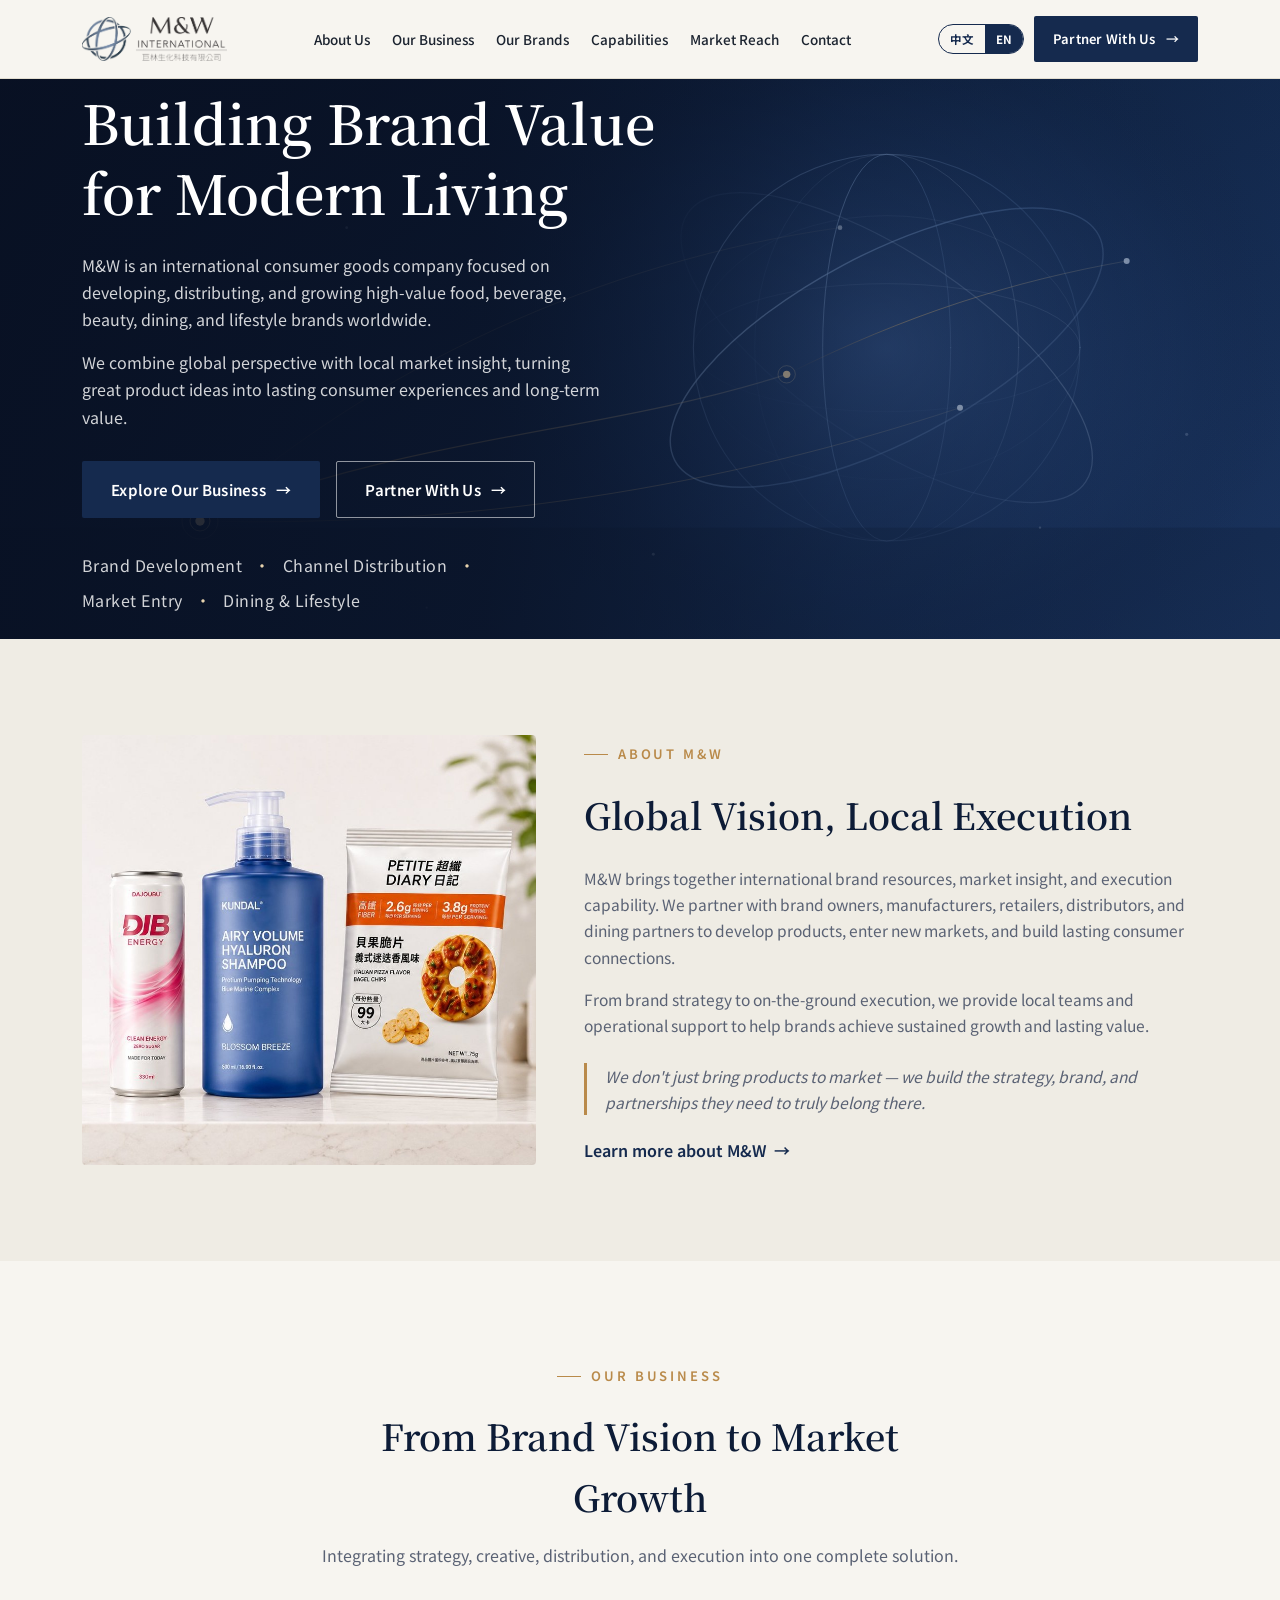
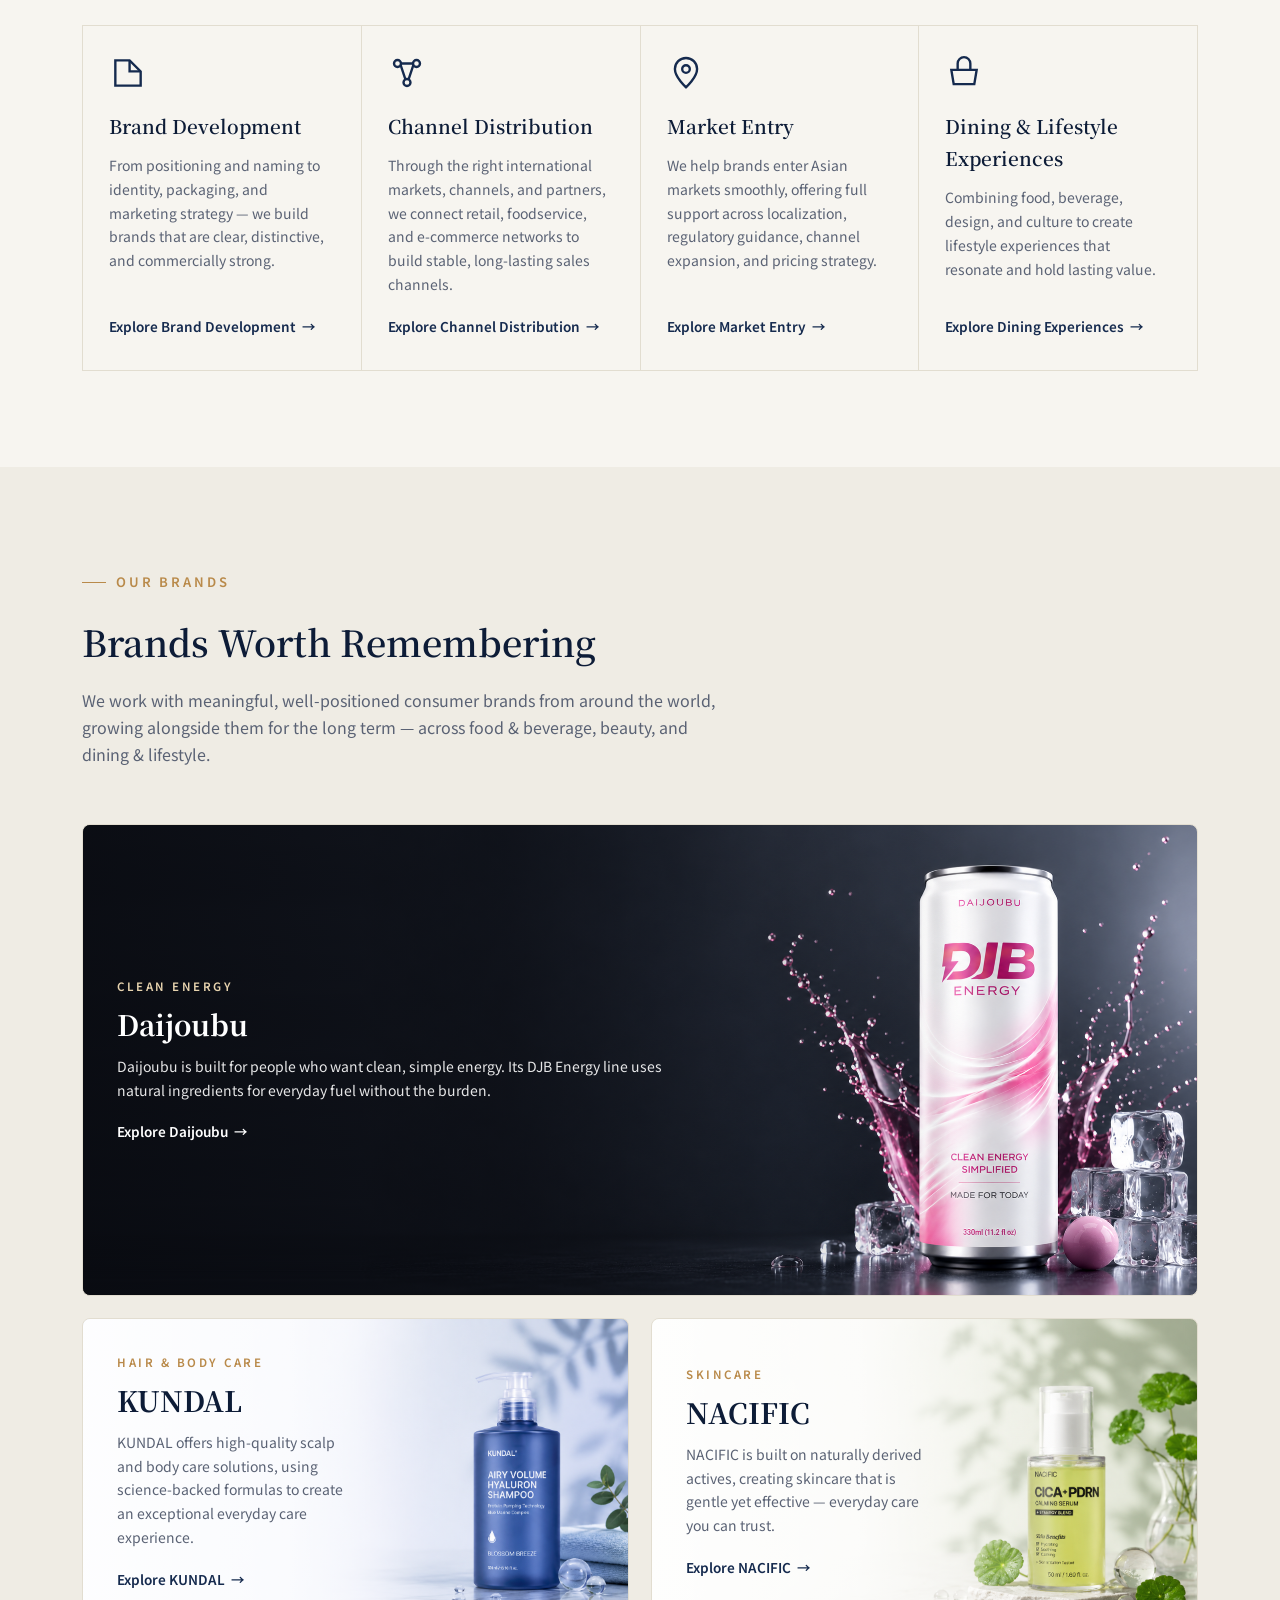
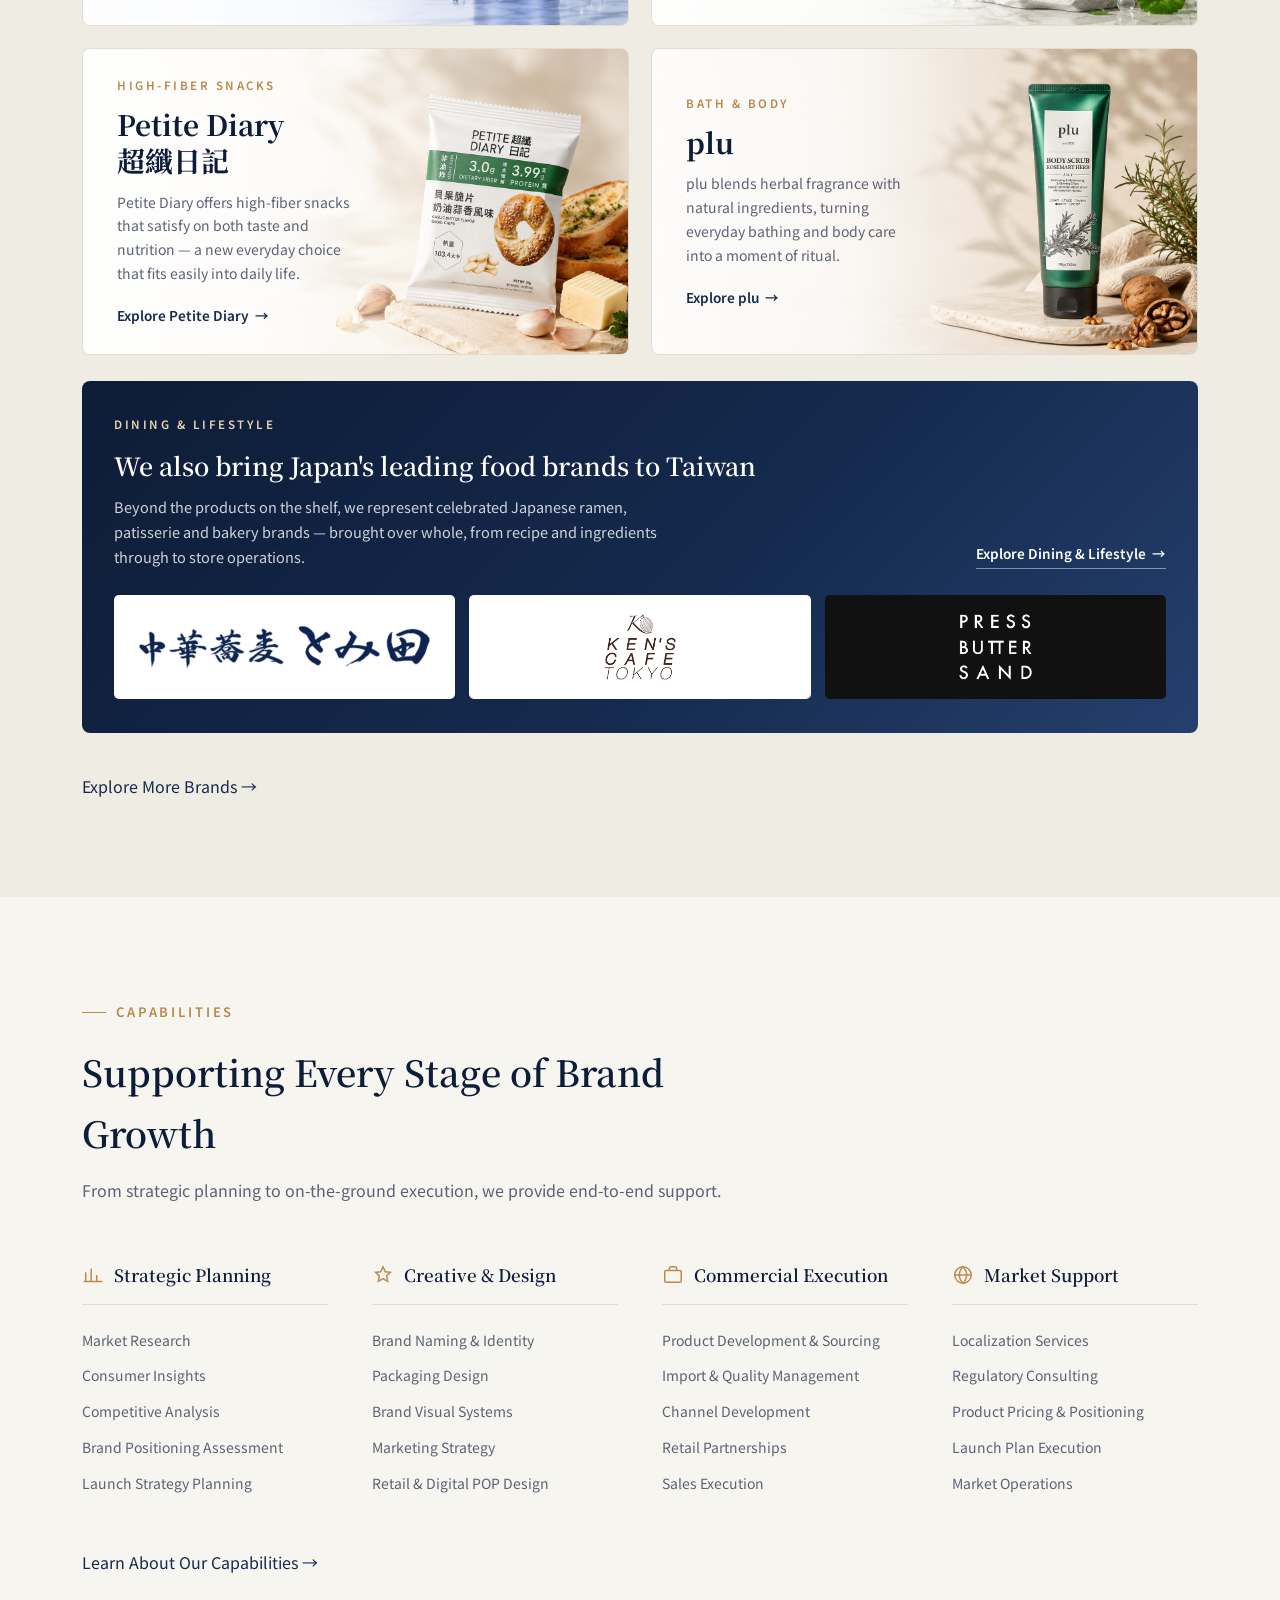
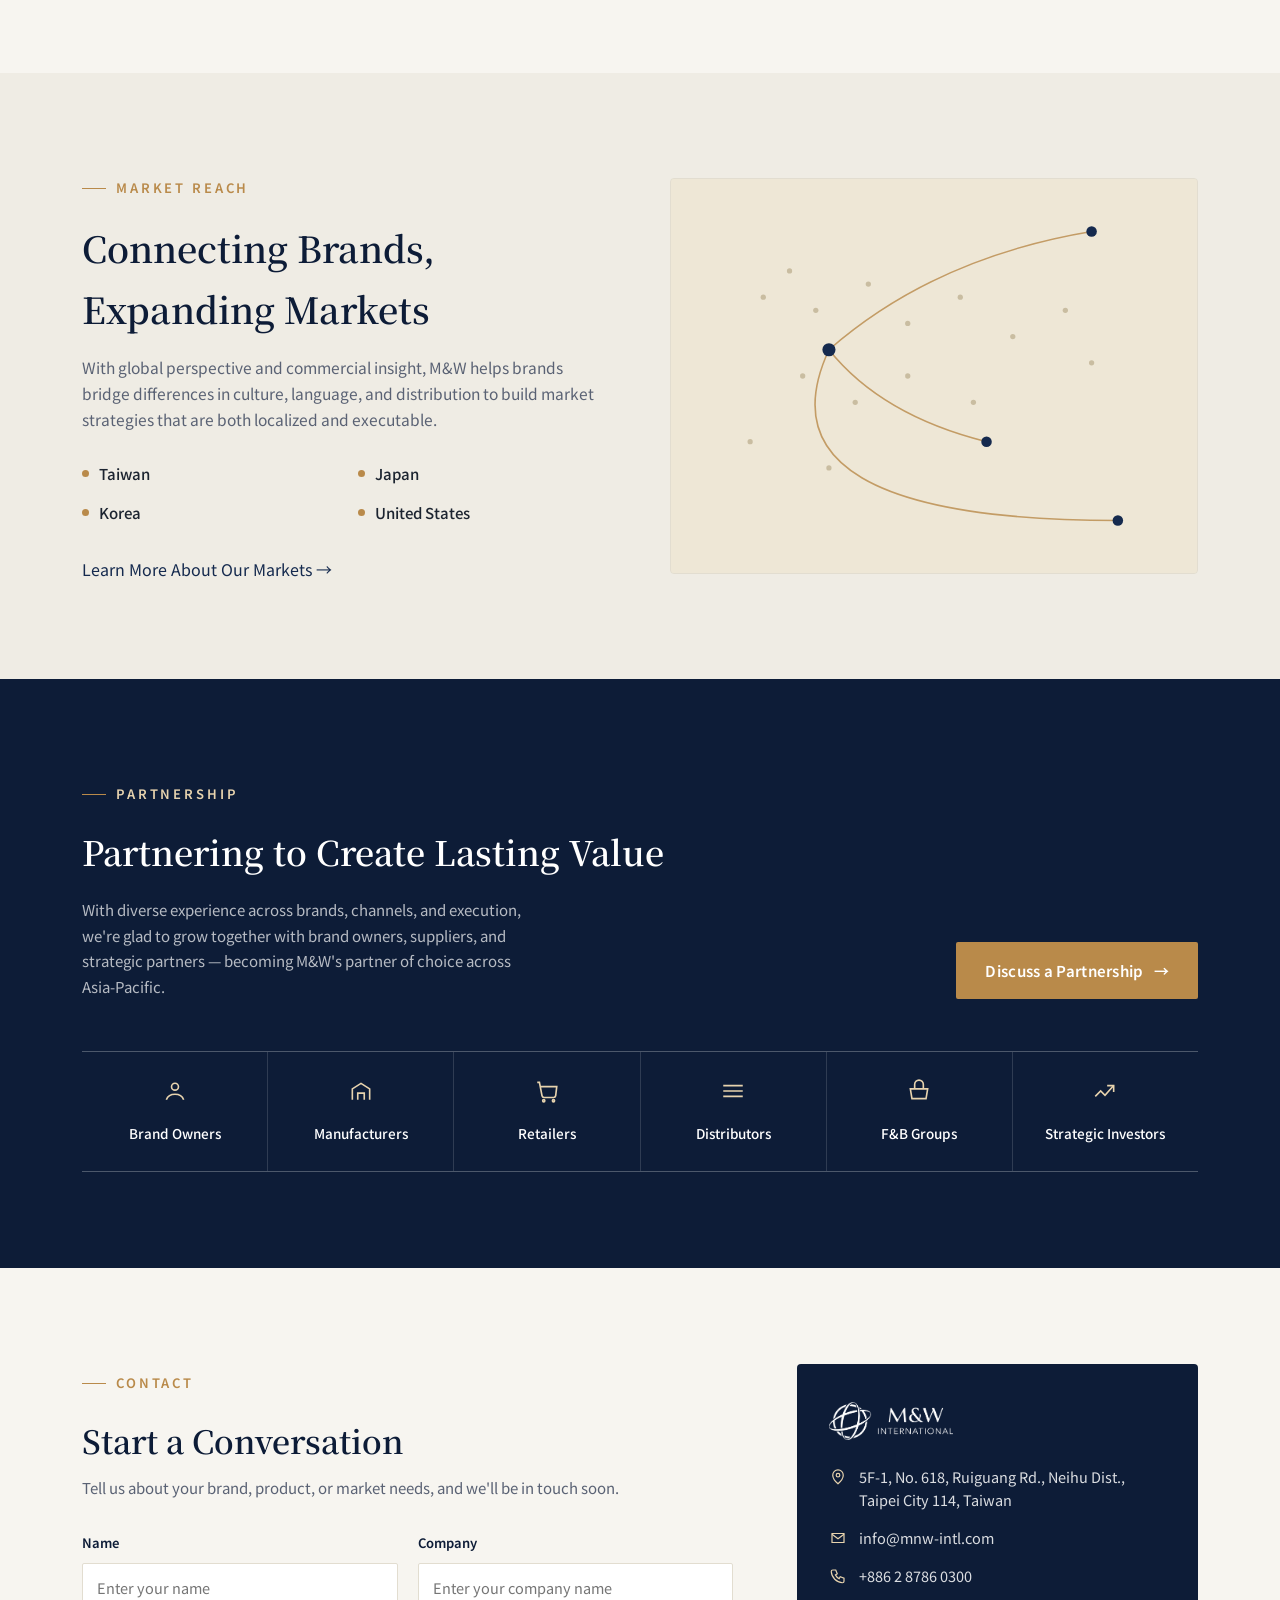
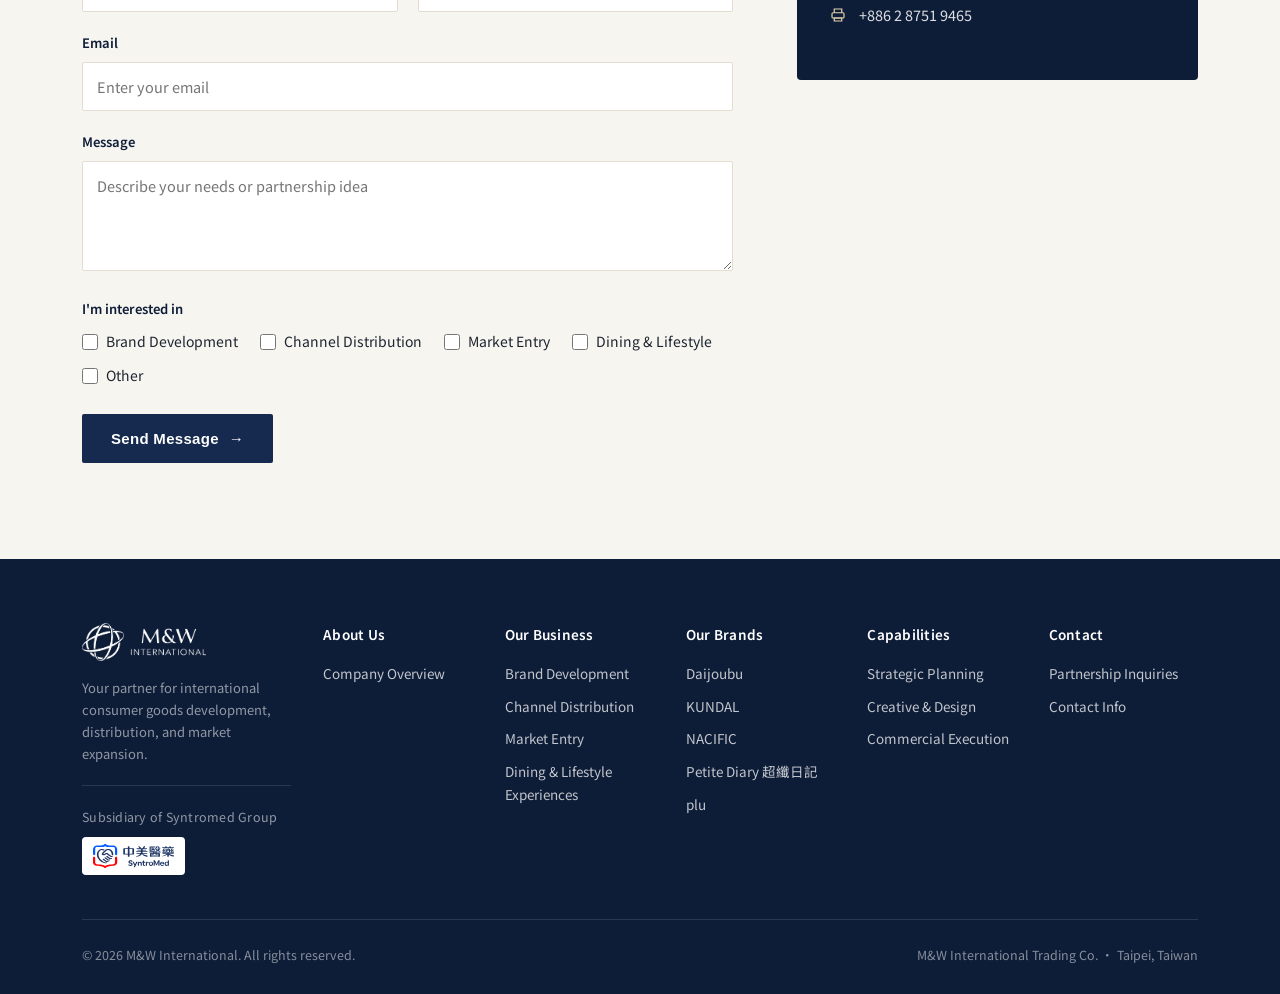
<file: index.html>
<!DOCTYPE html>
<html lang="zh-Hant">
<head>
<meta charset="UTF-8">
<meta name="viewport" content="width=device-width, initial-scale=1.0">
<title id="pageTitle">M&W International 巨林生化科技有限公司</title>
<meta id="pageDesc" name="description" content="M&W International — 國際消費品開發、代理與市場拓展夥伴，專注食品、飲品、美容、餐飲與生活風格品牌。">
<link rel="preconnect" href="https://fonts.googleapis.com">
<link rel="preconnect" href="https://fonts.gstatic.com" crossorigin>
<link href="https://fonts.googleapis.com/css2?family=Noto+Serif+TC:wght@500;600;700&family=Noto+Sans+TC:wght@300;400;500;600;700&display=swap" rel="stylesheet">
<style>
  :root{
    --navy:#152a4e;
    --navy-deep:#0d1c37;
    --navy-mid:#25406e;
    --paper:#f7f5f0;
    --paper-alt:#efece4;
    --ink:#1c2430;
    --ink-soft:#5a6274;
    --line:#e2ddd0;
    --gold:#b98a4a;
    --gold-soft:#e7d3ae;
    --djb:#e0388a;
    --kundal:#4c3080;
    --diary:#c96a34;
    --radius:2px;
  }
  *{box-sizing:border-box;margin:0;padding:0;}
  html{scroll-behavior:smooth;}
  body{
    font-family:'Noto Sans TC', sans-serif;
    color:var(--ink);
    background:var(--paper);
    line-height:1.7;
    -webkit-font-smoothing:antialiased;
  }
  h1,h2,h3,.serif{font-family:'Noto Serif TC', serif;}
  a{color:inherit;text-decoration:none;}
  img{max-width:100%;display:block;}
  ul{list-style:none;}
  .wrap{max-width:1180px;margin:0 auto;padding:0 32px;}
  .eyebrow{
    display:inline-flex;align-items:center;gap:10px;
    font-size:13px;letter-spacing:.22em;text-transform:uppercase;
    color:var(--gold);font-weight:600;margin-bottom:18px;
  }
  .eyebrow::before{content:"";width:24px;height:1px;background:var(--gold);}
  section{padding:96px 0;}
  .btn{
    display:inline-flex;align-items:center;gap:10px;
    padding:15px 28px;font-size:15px;font-weight:600;letter-spacing:.02em;
    border-radius:var(--radius);cursor:pointer;border:1px solid transparent;
    transition:transform .25s ease, background .25s ease, color .25s ease, border-color .25s ease;
  }
  .btn:hover{transform:translateY(-2px);}
  .btn-primary{background:var(--navy);color:#fff;}
  .btn-primary:hover{background:var(--navy-deep);}
  .btn-outline{border-color:var(--navy);color:var(--navy);}
  .btn-outline:hover{background:var(--navy);color:#fff;}
  .btn-gold{background:var(--gold);color:#fff;}
  .btn-gold:hover{background:#a3763b;}
  .btn-ghost-white{border-color:rgba(255,255,255,.5);color:#fff;}
  .btn-ghost-white:hover{background:#fff;color:var(--navy);}
  .arrow{transition:transform .25s ease;}
  .btn:hover .arrow{transform:translateX(4px);}

  /* Header */
  header{
    position:sticky;top:0;z-index:100;background:rgba(247,245,240,.92);
    backdrop-filter:blur(10px);border-bottom:1px solid var(--line);
  }
  .nav-inner{display:flex;align-items:center;justify-content:space-between;height:78px;gap:14px;}
  .logo{display:flex;align-items:center;gap:10px;flex:none;}
  .logo-mark{width:32px;height:32px;flex:none;}
  .logo-img{height:44px;width:auto;display:block;}
  .logo-on-dark{display:inline-flex;}
  .logo-on-dark .logo-img{height:38px;}
  nav.primary ul{display:flex;gap:22px;font-size:13.5px;font-weight:500;white-space:nowrap;}
  nav.primary a{position:relative;padding:4px 0;color:var(--ink);}
  nav.primary a::after{content:"";position:absolute;left:0;bottom:-2px;width:0;height:1px;background:var(--navy);transition:width .25s ease;}
  nav.primary a:hover::after{width:100%;}
  .nav-cta{display:flex;align-items:center;gap:10px;flex:none;}
  .nav-cta .btn{padding:11px 18px;font-size:13px;white-space:nowrap;}
  .menu-toggle{display:none;background:none;border:none;cursor:pointer;padding:6px;}
  .menu-toggle span{display:block;width:22px;height:2px;background:var(--navy);margin:5px 0;transition:.25s;}

  /* Language toggle */
  .lang-toggle{
    display:flex;align-items:center;border:1px solid var(--navy);border-radius:20px;
    overflow:hidden;font-size:11.5px;font-weight:700;letter-spacing:.02em;flex:none;
  }
  .lang-toggle button{
    background:none;border:none;padding:6px 11px;cursor:pointer;color:var(--navy);
    font-family:inherit;font-size:11.5px;font-weight:700;transition:background .2s ease,color .2s ease;
  }
  .lang-toggle button.active{background:var(--navy);color:#fff;}

  /* Hero */
  .hero{position:relative;overflow:hidden;height:560px;}
  .hero-bg{position:absolute;inset:0;z-index:0;}
  .hero-bg img{width:100%;height:100%;object-fit:cover;object-position:50% 45%;display:block;}
  .hero-scrim{
    position:absolute;inset:0;z-index:1;
    background:linear-gradient(100deg,
      var(--paper) 0%,
      var(--paper) 38%,
      rgba(247,245,240,.75) 46%,
      transparent 58%);
  }
  .hero-inner{position:relative;z-index:2;height:100%;display:flex;align-items:center;}
  .hero-copy{max-width:600px;}
  .hero-scrim{position:absolute;inset:0;z-index:1;
    background:linear-gradient(90deg,rgba(8,16,34,.92) 0%,rgba(8,16,34,.78) 38%,rgba(8,16,34,.35) 66%,rgba(8,16,34,.12) 100%);}
  .hero h1{font-size:clamp(30px,4.4vw,54px);font-weight:600;line-height:1.28;color:#fff;margin-bottom:26px;}
  .hero p{color:rgba(255,255,255,.82);font-size:16px;max-width:520px;margin-bottom:16px;}
  .hero-actions{display:flex;gap:16px;margin:30px 0 34px;flex-wrap:wrap;}
  .hero-tags{display:flex;flex-wrap:wrap;gap:8px 0;font-size:13px;color:rgba(255,255,255,.7);letter-spacing:.03em;}
  .hero .btn-outline{border-color:rgba(255,255,255,.55);color:#fff;}
  .hero .btn-outline:hover{background:#fff;color:var(--navy);}
  .hero-tags span::after{content:"·";margin:0 12px;color:var(--gold-soft);}
  .hero-tags span:last-child::after{content:"";margin:0;}

  /* About */
  .about{background:var(--paper-alt);}
  .about-content-grid{display:grid;grid-template-columns:.85fr 1.15fr;gap:48px;align-items:stretch;}
  .about-photo-side{border-radius:4px;overflow:hidden;min-height:280px;}
  .about-photo-side img{width:100%;height:100%;object-fit:cover;display:block;}
  .about h2{font-size:clamp(24px,3vw,36px);font-weight:600;color:var(--navy-deep);margin-bottom:20px;}
  .about p{color:var(--ink-soft);margin-bottom:16px;font-size:15.5px;}
  .about .more{display:inline-flex;align-items:center;gap:8px;color:var(--navy);font-weight:600;margin-top:6px;}
  .about-pull{border-left:3px solid var(--gold);padding-left:18px;margin:24px 0;font-size:15.5px;font-style:italic;color:var(--navy-deep);}

  /* Business cards */
  .section-head{max-width:640px;margin-bottom:56px;}
  .section-head h2{font-size:clamp(24px,3vw,36px);font-weight:600;color:var(--navy-deep);margin-bottom:14px;}
  .section-head p{color:var(--ink-soft);font-size:16px;}
  .center{text-align:center;margin-left:auto;margin-right:auto;}

  .biz-grid{display:grid;grid-template-columns:repeat(4,1fr);gap:1px;background:var(--line);border:1px solid var(--line);}
  .biz-card{background:var(--paper);padding:0;display:flex;flex-direction:column;}
  .biz-body{padding:28px 26px 32px;flex:1;display:flex;flex-direction:column;}
  .biz-icon{width:38px;height:38px;color:var(--navy);margin-bottom:18px;}
  .biz-body h3{font-family:'Noto Serif TC',serif;font-size:19px;font-weight:600;color:var(--navy-deep);margin-bottom:12px;}
  .biz-body p{font-size:14px;color:var(--ink-soft);flex:1;margin-bottom:18px;}
  .biz-link{font-size:13.5px;font-weight:600;color:var(--navy);display:inline-flex;align-items:center;gap:6px;}
  .biz-link .arrow{transition:transform .25s ease;}
  .biz-card:hover .biz-link .arrow{transform:translateX(4px);}

  /* Brands */
  .brands{background:var(--paper-alt);}
  .brand-grid{display:grid;grid-template-columns:repeat(2,1fr);gap:22px;margin-top:8px;}
  .brand-card{
    position:relative;display:block;border-radius:8px;overflow:hidden;
    background-size:cover;background-position:82% center;background-repeat:no-repeat;
    text-decoration:none;border:1px solid var(--line);
    aspect-ratio:16/9;
    transition:transform .35s ease, box-shadow .35s ease;
  }
  .brand-card.is-featured{grid-column:1 / -1;aspect-ratio:2.365/1;background-position:center center;}
  .brand-card::after{
    content:"";position:absolute;inset:0;z-index:1;pointer-events:none;
    transition:opacity .35s ease;
  }
  .brand-card:hover{transform:translateY(-6px);box-shadow:0 18px 40px rgba(21,42,78,.18);}
  .brand-card-inner{
    position:relative;z-index:2;height:100%;
    display:flex;flex-direction:column;justify-content:center;
    padding:38px 34px;max-width:56%;
  }
  .brand-card .kicker{font-size:11.5px;letter-spacing:.22em;text-transform:uppercase;margin-bottom:10px;font-weight:600;}
  .brand-card h3{font-family:'Noto Serif TC',serif;font-size:clamp(20px,2.2vw,28px);font-weight:700;margin-bottom:12px;line-height:1.3;}
  .brand-card p{font-size:14px;line-height:1.7;margin-bottom:18px;}
  .brand-card .biz-link{display:inline-flex;align-items:center;gap:6px;font-size:13.5px;font-weight:600;position:relative;z-index:2;}
  .brand-card:hover .biz-link .arrow{transform:translateX(4px);}

  /* dark artwork -> light type */
  .brand-card.on-dark::after{background:linear-gradient(90deg,rgba(8,10,16,.82) 0%,rgba(8,10,16,.62) 38%,rgba(8,10,16,.12) 62%,rgba(8,10,16,0) 80%);}
  .brand-card.on-dark .brand-card-inner{color:#fff;}
  .brand-card.on-dark .kicker{color:var(--gold-soft);}
  .brand-card.on-dark p{color:rgba(255,255,255,.9);}
  .brand-card.on-dark .biz-link{color:#fff;}

  /* light artwork -> dark type */
  .brand-card.on-light::after{background:linear-gradient(90deg,rgba(255,255,255,.92) 0%,rgba(255,255,255,.78) 38%,rgba(255,255,255,.25) 64%,rgba(255,255,255,0) 82%);}
  .brand-card.on-light .brand-card-inner{color:var(--ink);}
  .brand-card.on-light .kicker{color:var(--gold);}
  .brand-card.on-light h3{color:var(--navy-deep);}
  .brand-card.on-light p{color:var(--ink-soft);}
  .brand-card.on-light .biz-link{color:var(--navy);}

  .brand-djb{background-image:url('djb_background_wide.png');}
  .brand-kundal{background-image:url('kundal_background.png');}
  .brand-nacific{background-image:url('nacific_background.png');}
  .brand-diary{background-image:url('Petite_diary_background.png');}
  .brand-plu{background-image:url('plu_background.png');}

  /* Capabilities */
  .cap-grid{display:grid;grid-template-columns:repeat(4,1fr);gap:44px;margin-top:8px;}
  .cap-col h4{display:flex;align-items:center;gap:10px;font-family:'Noto Serif TC',serif;font-size:17px;font-weight:600;color:var(--navy-deep);margin-bottom:18px;padding-bottom:14px;border-bottom:1px solid var(--line);}
  .cap-col h4 .ic{width:22px;height:22px;color:var(--gold);flex:none;}
  .cap-col li{font-size:14px;color:var(--ink-soft);padding:6px 0;}
  .cap-foot{margin-top:48px;}

  /* Market */
  .market{background:var(--paper-alt);}
  .market-grid{display:grid;grid-template-columns:1fr 1fr;gap:60px;align-items:center;}
  .market-list{display:grid;grid-template-columns:1fr 1fr;gap:14px 24px;margin:28px 0 30px;}
  .market-list li{display:flex;align-items:center;gap:10px;font-size:15px;color:var(--ink);font-weight:500;}
  .market-list .dot{width:7px;height:7px;border-radius:50%;background:var(--gold);flex:none;}
  .map-wrap{aspect-ratio:4/3;border-radius:4px;overflow:hidden;background:#eee7d6;position:relative;border:1px solid var(--line);}

  /* CTA */
  .cta{background:var(--navy-deep);color:#fff;}
  .cta-top{display:flex;justify-content:space-between;align-items:flex-end;gap:40px;flex-wrap:wrap;margin-bottom:52px;}
  .cta h2{font-size:clamp(24px,3vw,34px);font-weight:600;margin-bottom:16px;}
  .cta-top p{color:rgba(255,255,255,.7);max-width:460px;font-size:15px;}
  .cta-actions{display:flex;gap:16px;flex:none;flex-wrap:wrap;}
  .partner-row{display:grid;grid-template-columns:repeat(6,1fr);gap:1px;background:rgba(255,255,255,.14);border-top:1px solid rgba(255,255,255,.14);border-bottom:1px solid rgba(255,255,255,.14);}
  .partner-cell{background:var(--navy-deep);padding:26px 10px;text-align:center;font-size:13.5px;font-weight:500;}
  .partner-cell .ic{width:26px;height:26px;margin:0 auto 12px;color:var(--gold-soft);}

  /* Contact */
  .contact-grid{display:grid;grid-template-columns:1.3fr .8fr;gap:64px;}
  .contact h2{font-size:clamp(22px,3vw,32px);font-weight:600;color:var(--navy-deep);margin-bottom:8px;}
  .contact-sub{color:var(--ink-soft);margin-bottom:32px;font-size:15px;}
  .field-row{display:grid;grid-template-columns:1fr 1fr;gap:20px;margin-bottom:20px;}
  label{display:block;font-size:13px;font-weight:600;color:var(--navy-deep);margin-bottom:8px;}
  input[type=text], input[type=email], textarea{
    width:100%;border:1px solid var(--line);background:#fff;padding:13px 14px;
    font-family:inherit;font-size:14.5px;border-radius:2px;color:var(--ink);
  }
  input:focus, textarea:focus{outline:2px solid var(--navy);outline-offset:1px;}
  textarea{resize:vertical;min-height:110px;}
  .checks{display:flex;flex-wrap:wrap;gap:10px 22px;margin:6px 0 26px;font-size:14px;color:var(--ink-soft);}
  .checks label{display:flex;align-items:center;gap:8px;font-weight:400;font-size:14px;color:var(--ink);margin:0;}
  .checks input{width:16px;height:16px;}
  /* Dining brands strip inside Our Brands */
  .dining-strip{display:block;margin-top:26px;padding:34px 32px;border-radius:8px;text-decoration:none;
    background:linear-gradient(135deg,#0d1c37 0%,#152a4e 58%,#25406e 100%);color:#fff;
    transition:transform .3s ease, box-shadow .3s ease;}
  .dining-strip:hover{transform:translateY(-4px);box-shadow:0 18px 38px rgba(21,42,78,.22);}
  .dining-strip-top{display:flex;justify-content:space-between;align-items:flex-end;gap:24px;flex-wrap:wrap;margin-bottom:26px;}
  .dining-strip .kicker{display:block;font-size:11.5px;letter-spacing:.22em;text-transform:uppercase;
    color:var(--gold-soft);font-weight:600;margin-bottom:9px;}
  .dining-strip h3{font-family:'Noto Serif TC',serif;font-size:clamp(19px,2.1vw,25px);font-weight:600;margin-bottom:9px;}
  .dining-strip p{font-size:14.5px;color:rgba(255,255,255,.8);max-width:560px;line-height:1.7;}
  .dining-strip .biz-link{color:#fff;border-bottom:1px solid rgba(255,255,255,.45);padding-bottom:3px;white-space:nowrap;}
  .dining-strip:hover .biz-link{border-bottom-color:#fff;}
  .dining-strip:hover .biz-link .arrow{transform:translateX(4px);}
  .dining-logos{display:grid;grid-template-columns:repeat(3,1fr);gap:14px;}
  .dining-logo{background:#fff;border-radius:5px;height:104px;display:flex;align-items:center;justify-content:center;padding:18px 22px;}
  .dining-logo.on-dark{background:#111;}
  .dining-logo img{max-width:100%;max-height:100%;min-width:0;min-height:0;object-fit:contain;}
  @media (max-width:640px){
    .dining-strip{padding:26px 20px;}
    .dining-logos{grid-template-columns:1fr;}
    .dining-logo{height:88px;}
  }
  .form-msg{margin-top:14px;font-size:14px;display:none;}
  .form-msg.ok{color:#2c7a4b;display:block;}
  .form-msg.pending{color:var(--ink-soft);display:block;}
  .form-msg.err{color:#b3261e;display:block;}
  #submitBtn[disabled]{opacity:.55;cursor:not-allowed;transform:none;}

  .contact-info{background:var(--navy-deep);color:#fff;padding:38px 32px;border-radius:4px;height:fit-content;}
  .contact-info .logo-text .en{color:#fff;}
  .contact-info .logo-text .zh{color:rgba(255,255,255,.6);}
  .contact-info .logo{margin-bottom:26px;}
  .contact-info .ci-line{display:flex;gap:12px;align-items:flex-start;font-size:14.5px;margin-bottom:16px;color:rgba(255,255,255,.85);line-height:1.55;}
  .ci-line .ic{flex:none;margin-top:2px;}
  .contact-info .ic{width:18px;height:18px;flex:none;margin-top:2px;color:var(--gold-soft);}
  .contact-info a.ln{display:inline-flex;align-items:center;gap:8px;margin-top:10px;font-weight:600;color:#fff;}

  .hp{position:absolute;left:-9999px;opacity:0;height:0;width:0;}

  /* Footer */
  footer{background:var(--navy-deep);color:rgba(255,255,255,.75);padding:64px 0 28px;}
  .footer-grid{display:grid;grid-template-columns:1.4fr repeat(5,1fr);gap:32px;padding-bottom:44px;border-bottom:1px solid rgba(255,255,255,.12);}
  footer .logo-text .en{color:#fff;}
  footer .logo-text .zh{color:rgba(255,255,255,.55);}
  footer h5{font-size:13.5px;font-weight:600;color:#fff;margin-bottom:16px;letter-spacing:.02em;}
  footer li{font-size:13.5px;margin-bottom:10px;}
  footer li a:hover{color:#fff;}
  .footer-bottom{display:flex;justify-content:space-between;padding-top:24px;font-size:12.5px;color:rgba(255,255,255,.5);flex-wrap:wrap;gap:10px;}

  .skip-link{position:absolute;left:-999px;top:0;background:#fff;color:var(--navy);padding:10px 16px;z-index:1000;}
  .skip-link:focus{left:12px;top:12px;}

  @media (max-width:960px){
    .about-content-grid{grid-template-columns:1fr;}
    .biz-grid{grid-template-columns:repeat(2,1fr);}
    .brand-grid{grid-template-columns:1fr;}
    .brand-card{aspect-ratio:16/11;background-position:88% center;}
    .brand-card.is-featured{aspect-ratio:16/11;background-position:88% center;}
    .brand-card-inner{padding:26px 22px;max-width:66%;}
    .brand-card p{font-size:13px;}
    .cap-grid{grid-template-columns:repeat(2,1fr);gap:32px;}
    .market-grid{grid-template-columns:1fr;}
    .partner-row{grid-template-columns:repeat(3,1fr);}
    .contact-grid{grid-template-columns:1fr;}
    .footer-grid{grid-template-columns:repeat(3,1fr);}
    nav.primary, .nav-cta .btn-outline-desktop{display:none;}
  }
  @media (max-width:820px){
    .hero{height:auto;padding:48px 0 48px;}
    .hero-inner{height:auto;display:block;}
    .hero-bg{position:static;inset:auto;top:auto;bottom:auto;left:auto;right:auto;aspect-ratio:2/1;margin-bottom:24px;}
    .hero-scrim{display:none;}
    .hero-copy{max-width:100%;}
    .hero h1{color:var(--navy-deep);}
    .hero p{color:var(--ink-soft);}
    .hero-tags{color:var(--ink-soft);}
    .hero .btn-outline{border-color:var(--navy);color:var(--navy);}
    .hero-bg{border-radius:4px;overflow:hidden;}
  }
  @media (max-width:640px){
    section{padding:64px 0;}
    .wrap{padding:0 20px;}
    nav.primary{display:none;}
    .menu-toggle{display:block;}
    .nav-cta .btn{padding:11px 18px;font-size:13.5px;}
    .biz-grid{grid-template-columns:1fr;}
    .cap-grid{grid-template-columns:1fr 1fr;}
    .field-row{grid-template-columns:1fr;}
    .footer-grid{grid-template-columns:1fr 1fr;}
    .partner-row{grid-template-columns:repeat(2,1fr);}
    .cta-top{flex-direction:column;align-items:flex-start;}
    .lang-toggle button{padding:6px 10px;}
  }
  @media (prefers-reduced-motion: reduce){
    html{scroll-behavior:auto;}
    *{transition:none !important;}
  }
</style>
</head>
<body>
<a class="skip-link" href="#main" data-i18n="skip">跳至主要內容</a>

<header>
  <div class="wrap nav-inner">
    <a class="logo" href="#top">
      <img class="logo-img" src="mw-logo-cn.png" alt="M&amp;W International 巨林生化科技有限公司" width="641" height="195">
    </a>
    <nav class="primary" aria-label="Main navigation">
      <ul>
        <li><a href="#about" data-i18n="navAbout">關於我們</a></li>
        <li><a href="#business" data-i18n="navBusiness">我們的事業</a></li>
        <li><a href="#brands" data-i18n="navBrands">品牌產品</a></li>
        <li><a href="#capabilities" data-i18n="navCapabilities">核心能力</a></li>
        <li><a href="#market" data-i18n="navMarket">市場佈局</a></li>
        <li><a href="#contact" data-i18n="navContact">聯絡我們</a></li>
      </ul>
    </nav>
    <div class="nav-cta">
      <div class="lang-toggle" role="group" aria-label="Language / 語言">
        <button type="button" id="langZh" class="active" aria-pressed="true">中文</button>
        <button type="button" id="langEn" aria-pressed="false">EN</button>
      </div>
      <a class="btn btn-primary btn-outline-desktop" href="#contact"><span data-i18n="navCta">合作夥伴洽談</span> <span class="arrow">→</span></a>
      <button class="menu-toggle" id="menuToggle" aria-label="Open menu" aria-expanded="false" aria-controls="mobileNav">
        <span></span><span></span><span></span>
      </button>
    </div>
  </div>
  <nav id="mobileNav" class="primary" aria-label="Mobile navigation" style="display:none;padding:0 32px 24px;">
    <ul style="flex-direction:column;gap:18px;">
      <li><a href="#about" data-i18n="navAbout">關於我們</a></li>
      <li><a href="#business" data-i18n="navBusiness">我們的事業</a></li>
      <li><a href="#brands" data-i18n="navBrands">品牌產品</a></li>
      <li><a href="#capabilities" data-i18n="navCapabilities">核心能力</a></li>
      <li><a href="#market" data-i18n="navMarket">市場佈局</a></li>
      <li><a href="#contact" data-i18n="navContact">聯絡我們</a></li>
    </ul>
  </nav>
</header>

<main id="main">

<!-- HERO -->
<section class="hero" id="top">
  <div class="hero-bg" role="img" data-i18n-aria="heroArtAlt" aria-label="M&W 國際通路網絡示意圖">
    <img id="heroBgImg" src="hero-network.svg" alt="" width="1920" height="900">
  </div>
  <div class="hero-scrim"></div>
  <div class="wrap hero-inner">
    <div class="hero-copy">
      <h1 data-i18n-html="heroH1">打造現代生活的<br>品牌價值</h1>
      <p data-i18n="heroP1">M&amp;W 於2010年成立，創立DJB自有品牌長期深耕飲品市場，2020年與國際知名品牌合作代理。M&amp;W專注於產品開發並與成長具高附加價值的食品、飲品、美容、餐飲與生活風格品牌結合，拓展全球市場。</p>
      <p data-i18n="heroP2">我們結合全球視野與市場洞察，將優質產品轉化為消費優質體驗，創造美好的價值。</p>
      <div class="hero-actions">
        <a class="btn btn-primary" href="#business"><span data-i18n="heroBtn1">探索我們的事業</span> <span class="arrow">→</span></a>
        <a class="btn btn-outline" href="#contact"><span data-i18n="navCta">合作夥伴洽談</span> <span class="arrow">→</span></a>
      </div>
      <p class="hero-tags">
        <span data-i18n="tag1">品牌開發</span><span data-i18n="tag2">通路代理</span><span data-i18n="tag3">市場進入</span><span data-i18n="tag4">餐飲與生活體驗</span>
      </p>
    </div>
  </div>
</section>

<!-- ABOUT -->
<section class="about" id="about">
  <div class="wrap">
    <div class="about-content-grid">
      <div class="about-photo-side" role="img" data-i18n-aria="aboutPhotoAlt" aria-label="M&amp;W 旗下與代理品牌的產品實拍">
        <img src="about-products-side.jpg" alt="" width="1076" height="848">
      </div>
      <div>
        <span class="eyebrow" data-i18n="aboutEyebrow">關於 M&amp;W</span>
        <h2 data-i18n="aboutH2">全球思維，在地實踐</h2>
        <p data-i18n="aboutP1">M&amp;W 集團擁有國際品牌資源、市場洞察與執行力，我們與品牌擁有者、製造商、零售商、通路商及餐飲夥伴合作，共同開發產品、導入市場，並建立長久與消費者的互動連結。</p>
        <p data-i18n="aboutP2">無論品牌策略到實際執行，我們都能提供專業團隊與營運後勤支援，協助品牌實現穩定的成長與價值累積。</p>
        <p class="about-pull" data-i18n="aboutBox">我們不只是把產品帶進市場，更在打造能在市場中被接受的，策略、品牌、夥伴關係與體驗。</p>
        <a class="more" href="#business"><span data-i18n="aboutLink">深入了解 M&amp;W</span> <span class="arrow">→</span></a>
      </div>
    </div>
  </div>
</section>

<!-- BUSINESS -->
<section id="business">
  <div class="wrap">
    <div class="section-head center">
      <span class="eyebrow" style="justify-content:center;" data-i18n="navBusiness">我們的事業</span>
      <h2 data-i18n="bizH2">從品牌願景到市場成長</h2>
      <p data-i18n="bizSub">整合策略、創意、通路與執行，提供一站式解決方案。</p>
    </div>
    <div class="biz-grid">
      <div class="biz-card">
        <div class="biz-body">
          <svg class="biz-icon" viewBox="0 0 24 24" fill="none" stroke="currentColor" stroke-width="1.5"><path d="M4 4h9l7 7v9H4z"/><path d="M13 4v7h7"/></svg>
          <h3 data-i18n="biz1Title">品牌開發</h3>
          <p data-i18n="biz1Desc">從定位、命名、品牌識別、包裝設計到行銷策略，打造清晰、具差異化且具商業力的品牌。</p>
          <a class="biz-link" href="#brands"><span data-i18n="biz1Link">探索品牌開發</span> <span class="arrow">→</span></a>
        </div>
      </div>
      <div class="biz-card">
        <div class="biz-body">
          <svg class="biz-icon" viewBox="0 0 24 24" fill="none" stroke="currentColor" stroke-width="1.5"><circle cx="6" cy="6" r="2.2"/><circle cx="18" cy="6" r="2.2"/><circle cx="12" cy="18" r="2.2"/><path d="M8 7l3 9M16 7l-3 9M8.2 6h7.6"/></svg>
          <h3 data-i18n="biz2Title">通路代理</h3>
          <p data-i18n="biz2Desc">透過國際優質且合適的市場、通路與夥伴，連結零售、餐飲通路與電商網路，建立穩定且長效的銷售網路。</p>
          <a class="biz-link" href="#market"><span data-i18n="biz2Link">探索通路代理</span> <span class="arrow">→</span></a>
        </div>
      </div>
      <div class="biz-card">
        <div class="biz-body">
          <svg class="biz-icon" viewBox="0 0 24 24" fill="none" stroke="currentColor" stroke-width="1.5"><path d="M12 21s7-6.2 7-11.5A7 7 0 0 0 5 9.5C5 14.8 12 21 12 21z"/><circle cx="12" cy="9.5" r="2.4"/></svg>
          <h3 data-i18n="biz3Title">市場進入</h3>
          <p data-i18n="biz3Desc">協助品牌順利進入亞洲市場，提供在地化、法規諮詢、通路拓展、定價策略等市場導入全方位支援。</p>
          <a class="biz-link" href="#market"><span data-i18n="biz3Link">探索市場進入</span> <span class="arrow">→</span></a>
        </div>
      </div>
      <div class="biz-card">
        <div class="biz-body">
          <svg class="biz-icon" viewBox="0 0 24 24" fill="none" stroke="currentColor" stroke-width="1.5"><path d="M4 10h16l-1.5 9h-13z"/><path d="M8 10V6a4 4 0 0 1 8 0v4"/></svg>
          <h3 data-i18n="biz4Title">餐飲與生活體驗</h3>
          <p data-i18n="biz4Desc">結合餐飲、飲品、設計與文化，打造能引起共鳴且具有價值的生活風格體驗。</p>
          <a class="biz-link" href="dining.html"><span data-i18n="biz4Link">探索餐飲體驗</span> <span class="arrow">→</span></a>
        </div>
      </div>
    </div>
  </div>
</section>

<!-- BRANDS -->
<section class="brands" id="brands">
  <div class="wrap">
    <div class="section-head">
      <span class="eyebrow" data-i18n="navBrands">品牌產品</span>
      <h2 data-i18n="brandsH2">值得被記住的品牌</h2>
      <p data-i18n="brandsP">我們關注全球具品牌定位、深具意義的消費品品牌，攜手長期成長茁壯。產品涵蓋食品飲品、美容保養、餐飲與生活風格，滿足不同消費體驗。</p>
    </div>
    <div class="brand-grid">
      <a class="brand-card brand-djb on-dark is-featured" href="djb.html">
        <div class="brand-card-inner">
          <span class="kicker">Clean Energy</span>
          <h3>Daijoubu</h3>
          <p data-i18n="djbDesc">DJB Energy 為追求純淨能量、簡單健康的消費者設計，使用天然原料，零負擔的日常能量補給。</p>
          <span class="biz-link"><span data-i18n="djbLink">探索 Daijoubu</span> <span class="arrow">→</span></span>
        </div>
      </a>
      <a class="brand-card brand-kundal on-light" href="kundal.html">
        <div class="brand-card-inner">
          <span class="kicker">Hair &amp; Body Care</span>
          <h3>KUNDAL</h3>
          <p data-i18n="kundalDesc">KUNDAL 提供高品質的頭皮護理與身體保養方案，以科學配方打造出色且愉悅的日常保養體驗。</p>
          <span class="biz-link"><span data-i18n="kundalLink">探索 KUNDAL</span> <span class="arrow">→</span></span>
        </div>
      </a>
      <a class="brand-card brand-nacific on-light" href="nacific.html">
        <div class="brand-card-inner">
          <span class="kicker">Skincare</span>
          <h3>NACIFIC</h3>
          <p data-i18n="nacificDesc">NACIFIC 以天然植萃為核心，打造溫和且有效的肌膚保養方案，讓每日護膚成為安心的享受。</p>
          <span class="biz-link"><span data-i18n="nacificLink">探索 NACIFIC</span> <span class="arrow">→</span></span>
        </div>
      </a>
      <a class="brand-card brand-diary on-light" href="petite-diary.html">
        <div class="brand-card-inner">
          <span class="kicker">High-Fiber Snacks</span>
          <h3 data-i18n-html="diaryTitle">超纖日記<br>Petite Diary</h3>
          <p data-i18n="diaryDesc">超纖日記提供美味與纖維雙重滿足的高纖零食，兼顧美味與健康，是融入日常生活的飲食新選擇。</p>
          <span class="biz-link"><span data-i18n="diaryLink">探索超纖日記</span> <span class="arrow">→</span></span>
        </div>
      </a>
      <a class="brand-card brand-plu on-light" href="plu.html">
        <div class="brand-card-inner">
          <span class="kicker">Bath &amp; Body</span>
          <h3>plu</h3>
          <p data-i18n="pluDesc">plu 以草本香氛與天然成分，打造沐浴與身體保養的儀式感，讓日常清潔成為療癒時刻。</p>
          <span class="biz-link"><span data-i18n="pluLink">探索 plu</span> <span class="arrow">→</span></span>
        </div>
      </a>
    </div>
    <a class="dining-strip" href="dining.html">
      <div class="dining-strip-top">
        <div>
          <span class="kicker" data-i18n="diningStripKicker">餐飲與生活體驗</span>
          <h3 data-i18n="diningStripH3">我們也把日本頂尖的餐飲品牌帶進台灣</h3>
          <p data-i18n="diningStripP">除了架上的消費品，我們也引進日本備受肯定的拉麵、甜點與烘焙品牌，從食譜、原料到門市營運完整導入。</p>
        </div>
        <span class="biz-link"><span data-i18n="diningStripLink">探索餐飲與生活體驗</span> <span class="arrow">→</span></span>
      </div>
      <div class="dining-logos">
        <div class="dining-logo"><img src="logo-tomita.png" alt="中華蕎麥 とみ田" width="594" height="96"></div>
        <div class="dining-logo"><img src="logo-kens-cafe.png" alt="Ken's Cafe Tokyo" width="285" height="260"></div>
        <div class="dining-logo on-dark"><img src="logo-press-butter-sand.png" alt="PRESS BUTTER SAND" width="521" height="474"></div>
      </div>
    </a>
    <div style="margin-top:40px;">
      <a class="more" href="#contact" style="color:var(--navy);"><span data-i18n="brandsMore">探索更多品牌</span> <span class="arrow">→</span></a>
    </div>
  </div>
</section>

<!-- CAPABILITIES -->
<section id="capabilities">
  <div class="wrap">
    <div class="section-head">
      <span class="eyebrow" data-i18n="navCapabilities">核心能力</span>
      <h2 data-i18n="capH2">陪伴品牌成長的每一個階段</h2>
      <p data-i18n="capSub">從策略規劃到營運落地執行，我們提供全方位支援。</p>
    </div>
    <div class="cap-grid">
      <div class="cap-col">
        <h4><svg class="ic" viewBox="0 0 24 24" fill="none" stroke="currentColor" stroke-width="1.6"><path d="M4 19V9M10 19V5M16 19v-7M22 19H2"/></svg><span data-i18n="cap1Title">策略規劃</span></h4>
        <ul>
          <li data-i18n="cap1a">市場研究</li><li data-i18n="cap1b">消費者洞察</li><li data-i18n="cap1c">競品分析</li><li data-i18n="cap1d">品牌定位評估</li><li data-i18n="cap1e">上市策略規劃</li>
        </ul>
      </div>
      <div class="cap-col">
        <h4><svg class="ic" viewBox="0 0 24 24" fill="none" stroke="currentColor" stroke-width="1.6"><path d="M12 3l2.5 5.5L20 9l-4 4 1 6-5-3-5 3 1-6-4-4 5.5-.5z"/></svg><span data-i18n="cap2Title">創意設計</span></h4>
        <ul>
          <li data-i18n="cap2a">品牌命名與識別</li><li data-i18n="cap2b">包裝設計</li><li data-i18n="cap2c">品牌視覺規劃</li><li data-i18n="cap2d">行銷策略</li><li data-i18n="cap2e">零售與數位POP設計</li>
        </ul>
      </div>
      <div class="cap-col">
        <h4><svg class="ic" viewBox="0 0 24 24" fill="none" stroke="currentColor" stroke-width="1.6"><rect x="3" y="7" width="18" height="13" rx="1.5"/><path d="M8 7V5a2 2 0 0 1 2-2h4a2 2 0 0 1 2 2v2"/></svg><span data-i18n="cap3Title">商業執行</span></h4>
        <ul>
          <li data-i18n="cap3a">產品開發與採購</li><li data-i18n="cap3b">進口與品質管理</li><li data-i18n="cap3c">通路開發</li><li data-i18n="cap3d">零售夥伴合作</li><li data-i18n="cap3e">銷售執行</li>
        </ul>
      </div>
      <div class="cap-col">
        <h4><svg class="ic" viewBox="0 0 24 24" fill="none" stroke="currentColor" stroke-width="1.6"><circle cx="12" cy="12" r="9"/><path d="M3 12h18M12 3c2.6 2.6 4 6 4 9s-1.4 6.4-4 9c-2.6-2.6-4-6-4-9s1.4-6.4 4-9z"/></svg><span data-i18n="cap4Title">市場支援</span></h4>
        <ul>
          <li data-i18n="cap4a">在地化服務</li><li data-i18n="cap4b">法規諮詢</li><li data-i18n="cap4c">產品定價與定位</li><li data-i18n="cap4d">上市計劃執行</li><li data-i18n="cap4e">市場營運</li>
        </ul>
      </div>
    </div>
    <div class="cap-foot">
      <a class="more" href="#contact" style="color:var(--navy);"><span data-i18n="capMore">了解我們的核心能力</span> <span class="arrow">→</span></a>
    </div>
  </div>
</section>

<!-- MARKET -->
<section class="market" id="market">
  <div class="wrap market-grid">
    <div>
      <span class="eyebrow" data-i18n="navMarket">市場佈局</span>
      <h2 style="font-size:clamp(24px,3vw,36px);font-weight:600;color:var(--navy-deep);margin-bottom:14px;" data-i18n="marketH2">連結品牌，拓展市場</h2>
      <p style="color:var(--ink-soft);font-size:15.5px;" data-i18n="marketP">M&amp;W 以國際視野與商業洞察力連接，協助品牌跨越文化、語言與通路差異，打造在地化且具執行力的市場策略。</p>
      <ul class="market-list">
        <li><span class="dot"></span><span data-i18n="mTaiwan">台灣</span></li>
        <li><span class="dot"></span><span data-i18n="mJapan">日本</span></li>
        <li><span class="dot"></span><span data-i18n="mKorea">韓國</span></li>
        <li><span class="dot"></span><span data-i18n="mUS">美國</span></li>
      </ul>
      <a class="more" href="#contact" style="color:var(--navy);"><span data-i18n="marketMore">了解更多市場</span> <span class="arrow">→</span></a>
    </div>
    <div class="map-wrap" role="img" data-i18n-aria="mapAlt" aria-label="亞太與北美市場連結示意地圖">
      <svg viewBox="0 0 400 300" width="100%" height="100%" xmlns="http://www.w3.org/2000/svg">
        <rect width="400" height="300" fill="#eee7d6"/>
        <g fill="#c9bda1">
          <circle cx="70" cy="90" r="2"/><circle cx="90" cy="70" r="2"/><circle cx="110" cy="100" r="2"/>
          <circle cx="150" cy="80" r="2"/><circle cx="180" cy="110" r="2"/><circle cx="220" cy="90" r="2"/>
          <circle cx="260" cy="120" r="2"/><circle cx="300" cy="100" r="2"/><circle cx="320" cy="140" r="2"/>
          <circle cx="100" cy="150" r="2"/><circle cx="140" cy="170" r="2"/><circle cx="180" cy="150" r="2"/>
          <circle cx="230" cy="170" r="2"/><circle cx="60" cy="200" r="2"/><circle cx="120" cy="220" r="2"/>
        </g>
        <g stroke="#b98a4a" stroke-width="1.2" fill="none" opacity=".8">
          <path d="M120 130 Q200 60 320 40"/>
          <path d="M120 130 Q160 180 240 200"/>
          <path d="M120 130 Q60 260 340 260"/>
        </g>
        <g fill="#152a4e">
          <circle cx="120" cy="130" r="5"/>
          <circle cx="320" cy="40" r="4"/>
          <circle cx="240" cy="200" r="4"/>
          <circle cx="340" cy="260" r="4"/>
        </g>
      </svg>
    </div>
  </div>
</section>

<!-- CTA -->
<section class="cta">
  <div class="wrap">
    <div class="cta-top">
      <div>
        <span class="eyebrow" style="color:var(--gold-soft);" data-i18n="ctaEyebrow">攜手合作</span>
        <h2 data-i18n="ctaH2">攜手合作，創造長遠價值</h2>
        <p data-i18n="ctaP">我們具備多元的品牌、通路與執行經驗，樂於與品牌所有者、供應商及策略夥伴共同成長，成為 M&amp;W 於亞太區域首選的合作夥伴。</p>
      </div>
      <div class="cta-actions">
        <a class="btn btn-gold" href="#contact"><span data-i18n="ctaBtn1">洽談合作機會</span> <span class="arrow">→</span></a>
      </div>
    </div>
    <div class="partner-row">
      <div class="partner-cell"><svg class="ic" viewBox="0 0 24 24" fill="none" stroke="currentColor" stroke-width="1.5"><circle cx="12" cy="8" r="3.2"/><path d="M4 20c1.5-4 5-5 8-5s6.5 1 8 5"/></svg><div data-i18n="p1">品牌擁有者</div></div>
      <div class="partner-cell"><svg class="ic" viewBox="0 0 24 24" fill="none" stroke="currentColor" stroke-width="1.5"><path d="M4 20V10l8-5 8 5v10"/><path d="M9 20v-6h6v6"/></svg><div data-i18n="p2">製造商</div></div>
      <div class="partner-cell"><svg class="ic" viewBox="0 0 24 24" fill="none" stroke="currentColor" stroke-width="1.5"><path d="M3 4h2l2.4 12.4A2 2 0 0 0 9.4 18H18a2 2 0 0 0 2-1.6L21 8H6"/><circle cx="9" cy="21" r="1"/><circle cx="18" cy="21" r="1"/></svg><div data-i18n="p3">零售商</div></div>
      <div class="partner-cell"><svg class="ic" viewBox="0 0 24 24" fill="none" stroke="currentColor" stroke-width="1.5"><path d="M3 7h18M3 12h18M3 17h18"/></svg><div data-i18n="p4">通路商</div></div>
      <div class="partner-cell"><svg class="ic" viewBox="0 0 24 24" fill="none" stroke="currentColor" stroke-width="1.5"><path d="M4 10h16l-1.5 9h-13z"/><path d="M8 10V6a4 4 0 0 1 8 0v4"/></svg><div data-i18n="p5">餐飲集團</div></div>
      <div class="partner-cell"><svg class="ic" viewBox="0 0 24 24" fill="none" stroke="currentColor" stroke-width="1.5"><path d="M3 17l5-5 4 4 8-9"/><path d="M14 7h6v6"/></svg><div data-i18n="p6">策略投資人</div></div>
    </div>
  </div>
</section>

<!-- CONTACT -->
<section id="contact">
  <div class="wrap contact-grid">
    <div class="contact">
      <span class="eyebrow" data-i18n="navContact">聯絡我們</span>
      <h2 data-i18n="contactH2">開始對話</h2>
      <p class="contact-sub" data-i18n="contactSub">告訴我們您的品牌、產品或市場需求，我們將盡快與您聯繫。</p>
      <form id="contactForm" novalidate>
        <div class="field-row">
          <div>
            <label for="name" data-i18n="lblName">姓名</label>
            <input type="text" id="name" name="name" data-i18n-placeholder="phName" placeholder="請輸入您的姓名" required>
          </div>
          <div>
            <label for="company" data-i18n="lblCompany">公司名稱</label>
            <input type="text" id="company" name="company" data-i18n-placeholder="phCompany" placeholder="請輸入公司名稱">
          </div>
        </div>
        <div class="field-row">
          <div style="grid-column:1/-1;">
            <label for="email" data-i18n="lblEmail">電子郵件</label>
            <input type="email" id="email" name="email" data-i18n-placeholder="phEmail" placeholder="請輸入電子郵件" required>
          </div>
        </div>
        <div style="margin-bottom:20px;">
          <label for="message" data-i18n="lblMessage">訊息</label>
          <textarea id="message" name="message" data-i18n-placeholder="phMessage" placeholder="請描述您的需求與合作想法" required></textarea>
        </div>
        <label style="margin-bottom:10px;" data-i18n="lblInterest">我有興趣於</label>
        <div class="checks">
          <label><input type="checkbox" name="interest" value="品牌開發"><span data-i18n="tag1">品牌開發</span></label>
          <label><input type="checkbox" name="interest" value="通路代理"><span data-i18n="tag2">通路代理</span></label>
          <label><input type="checkbox" name="interest" value="市場進入"><span data-i18n="tag3">市場進入</span></label>
          <label><input type="checkbox" name="interest" value="餐飲與生活體驗"><span data-i18n="tag4">餐飲與生活體驗</span></label>
          <label><input type="checkbox" name="interest" value="其他"><span data-i18n="tagOther">其他</span></label>
        </div>
        <!-- spam trap: hidden from people, tempting to bots -->
        <input type="checkbox" name="botcheck" class="hp" tabindex="-1" autocomplete="off" aria-hidden="true">
        <button class="btn btn-primary" id="submitBtn" type="submit"><span data-i18n="submitBtn">送出訊息</span> <span class="arrow">→</span></button>
        <p id="formMsg" class="form-msg" role="status"></p>
      </form>
    </div>
    <div class="contact-info">
      <div class="logo logo-on-dark">
        <img class="logo-img" src="mw-logo-en-white.png" alt="M&amp;W International" width="633" height="194">
      </div>
      <div class="ci-line"><svg class="ic" viewBox="0 0 24 24" fill="none" stroke="currentColor" stroke-width="1.6"><path d="M12 21s7-6.2 7-11.5A7 7 0 0 0 5 9.5C5 14.8 12 21 12 21z"/><circle cx="12" cy="9.5" r="2.4"/></svg><span data-i18n="ciAddress">台北市內湖區瑞光路618號5F-1</span></div>
      <div class="ci-line"><svg class="ic" viewBox="0 0 24 24" fill="none" stroke="currentColor" stroke-width="1.6"><path d="M4 6h16v12H4z"/><path d="M4 7l8 6 8-6"/></svg><span>info@mnw-intl.com</span></div>
      <div class="ci-line"><svg class="ic" viewBox="0 0 24 24" fill="none" stroke="currentColor" stroke-width="1.6"><path d="M5 4h4l2 5-2.5 1.5a12 12 0 0 0 5 5L15 13l5 2v4a2 2 0 0 1-2 2A16 16 0 0 1 3 6a2 2 0 0 1 2-2z"/></svg><span>+886 2 8786 0300</span></div>
      <div class="ci-line"><svg class="ic" viewBox="0 0 24 24" fill="none" stroke="currentColor" stroke-width="1.6"><path d="M7 9V4h10v5"/><rect x="4" y="9" width="16" height="7" rx="1.5"/><path d="M7 16h10v4H7z"/></svg><span>+886 2 8751 9465</span></div>
    </div>
  </div>
</section>

</main>

<footer>
  <div class="wrap">
    <div class="footer-grid">
      <div>
        <div class="logo logo-on-dark" style="margin-bottom:16px;">
          <img class="logo-img" src="mw-logo-en-white.png" alt="M&amp;W International" width="633" height="194">
        </div>
        <p style="font-size:13px;max-width:230px;color:rgba(255,255,255,.55);" data-i18n="footerTagline">國際消費品開發、代理與市場拓展夥伴。</p>
        <div style="margin-top:20px;padding-top:20px;border-top:1px solid rgba(255,255,255,.12);">
          <p style="font-size:12.5px;letter-spacing:.02em;color:rgba(255,255,255,.55);margin-bottom:10px;max-width:230px;" data-i18n="parentLabel">中美企業集團</p>
          <a href="https://syntromed.com/" target="_blank" rel="noopener" style="display:inline-flex;align-items:center;text-decoration:none;">
            <span style="background:#fff;border-radius:4px;padding:7px 11px;display:inline-flex;align-items:center;">
              <img src="syntromed_logo.svg" alt="Syntromed" width="161" height="48" style="height:24px;width:auto;display:block;">
            </span>
          </a>
        </div>
      </div>
      <div>
        <h5 data-i18n="navAbout">關於我們</h5>
        <ul><li><a href="#about" data-i18n="fCompanyOverview">公司介紹</a></li></ul>
      </div>
      <div>
        <h5 data-i18n="navBusiness">我們的事業</h5>
        <ul><li><a href="#business" data-i18n="biz1Title">品牌開發</a></li><li><a href="#business" data-i18n="biz2Title">通路代理</a></li><li><a href="#business" data-i18n="biz3Title">市場進入</a></li><li><a href="dining.html" data-i18n="biz4Title">餐飲與生活體驗</a></li></ul>
      </div>
      <div>
        <h5 data-i18n="navBrands">品牌產品</h5>
        <ul><li><a href="djb.html">Daijoubu</a></li><li><a href="kundal.html">KUNDAL</a></li><li><a href="nacific.html">NACIFIC</a></li><li><a href="petite-diary.html" data-i18n="fPetiteDiary">超纖日記 Petite Diary</a></li><li><a href="plu.html">plu</a></li></ul>
      </div>
      <div>
        <h5 data-i18n="navCapabilities">核心能力</h5>
        <ul><li><a href="#capabilities" data-i18n="cap1Title">策略規劃</a></li><li><a href="#capabilities" data-i18n="cap2Title">創意設計</a></li><li><a href="#capabilities" data-i18n="cap3Title">商業執行</a></li></ul>
      </div>
      <div>
        <h5 data-i18n="navContact">聯絡我們</h5>
        <ul><li><a href="#contact" data-i18n="fPartnerInquiries">合作洽談</a></li><li><a href="#contact" data-i18n="fContactInfo">聯絡資訊</a></li></ul>
      </div>
    </div>
    <div class="footer-bottom">
      <span data-i18n="copyright">© 2026 M&amp;W International. All rights reserved.</span>
      <span data-i18n="footerAddr">巨林生化科技有限公司・台北，台灣</span>
    </div>
  </div>
</footer>

<script>
  // ---------- i18n dictionary ----------
  const translations = {
    zh: {
      skip:"跳至主要內容", logoSub:"巨林生化科技有限公司",
      navAbout:"關於我們", navBusiness:"我們的事業", navBrands:"品牌產品", navCapabilities:"核心能力", navMarket:"市場佈局", navContact:"聯絡我們", navCta:"合作夥伴洽談",
      heroH1:"打造現代生活的<br>品牌價值",
      heroP1:"M&W 於2010年成立，創立DJB自有品牌長期深耕飲品市場，2020年與國際知名品牌合作代理。M&W專注於產品開發並與成長具高附加價值的食品、飲品、美容、餐飲與生活風格品牌結合，拓展全球市場。",
      heroP2:"我們結合全球視野與市場洞察，將優質產品轉化為消費優質體驗，創造美好的價值。",
      heroBtn1:"探索我們的事業",
      tag1:"品牌開發", tag2:"通路代理", tag3:"市場進入", tag4:"餐飲與生活體驗", tagOther:"其他",
      heroArtAlt:"M&W 國際通路網絡示意圖",
      aboutPhotoAlt:"M&W 旗下與代理品牌的產品實拍",
      aboutEyebrow:"關於 M&W", aboutH2:"全球思維，在地實踐",
      aboutP1:"M&W 集團擁有國際品牌資源、市場洞察與執行力，我們與品牌擁有者、製造商、零售商、通路商及餐飲夥伴合作，共同開發產品、導入市場，並建立長久與消費者的互動連結。",
      aboutP2:"無論品牌策略到實際執行，我們都能提供專業團隊與營運後勤支援，協助品牌實現穩定的成長與價值累積。",
      aboutLink:"深入了解 M&W",
      aboutBox:"我們不只是把產品帶進市場，更在打造能在市場中被接受的，策略、品牌、夥伴關係與體驗。",
      bizH2:"從品牌願景到市場成長", bizSub:"整合策略、創意、通路與執行，提供一站式解決方案。",
      biz1Title:"品牌開發", biz1Desc:"從定位、命名、品牌識別、包裝設計到行銷策略，打造清晰、具差異化且具商業力的品牌。", biz1Link:"探索品牌開發",
      biz2Title:"通路代理", biz2Desc:"透過國際優質且合適的市場、通路與夥伴，連結零售、餐飲通路與電商網路，建立穩定且長效的銷售網路。", biz2Link:"探索通路代理",
      biz3Title:"市場進入", biz3Desc:"協助品牌順利進入亞洲市場，提供在地化、法規諮詢、通路拓展、定價策略等市場導入全方位支援。", biz3Link:"探索市場進入",
      biz4Title:"餐飲與生活體驗", biz4Desc:"結合餐飲、飲品、設計與文化，打造能引起共鳴且具有價值的生活風格體驗。", biz4Link:"探索餐飲體驗",
      brandsH2:"值得被記住的品牌", brandsP:"我們關注全球具品牌定位、深具意義的消費品品牌，攜手長期成長茁壯。產品涵蓋食品飲品、美容保養、餐飲與生活風格，滿足不同消費體驗。",
      djbDesc:"Daijoubu 為追求純淨能量與簡單健康的消費者而生，旗下 DJB Energy 以天然原料打造零負擔的日常能量補給。", djbLink:"探索 Daijoubu",
      kundalDesc:"KUNDAL 提供高品質的頭皮護理與身體保養方案，以科學配方打造出色且愉悅的日常保養體驗。", kundalLink:"探索 KUNDAL",
      diaryTitle:"超纖日記<br>Petite Diary", diaryDesc:"超纖日記提供美味與纖維雙重滿足的高纖零食，兼顧美味與健康，是融入日常生活的飲食新選擇。", diaryLink:"探索超纖日記",
      nacificDesc:"NACIFIC 以天然植萃為核心，打造溫和且有效的肌膚保養方案，讓每日護膚成為安心的享受。", nacificLink:"探索 NACIFIC",
      pluDesc:"plu 以草本香氛與天然成分，打造沐浴與身體保養的儀式感，讓日常清潔成為療癒時刻。", pluLink:"探索 plu",
      brandsMore:"探索更多品牌",
      diningStripKicker:"餐飲與生活體驗", diningStripH3:"我們也把日本頂尖的餐飲品牌帶進台灣", diningStripP:"除了架上的消費品，我們也引進日本備受肯定的拉麵、甜點與烘焙品牌，從食譜、原料到門市營運完整導入。", diningStripLink:"探索餐飲與生活體驗",
      capH2:"陪伴品牌成長的每一個階段", capSub:"從策略規劃到營運落地執行，我們提供全方位支援。",
      cap1Title:"策略規劃", cap1a:"市場研究", cap1b:"消費者洞察", cap1c:"競品分析", cap1d:"品牌定位評估", cap1e:"上市策略規劃",
      cap2Title:"創意設計", cap2a:"品牌命名與識別", cap2b:"包裝設計", cap2c:"品牌視覺規劃", cap2d:"行銷策略", cap2e:"零售與數位POP設計",
      cap3Title:"商業執行", cap3a:"產品開發與採購", cap3b:"進口與品質管理", cap3c:"通路開發", cap3d:"零售夥伴合作", cap3e:"銷售執行",
      cap4Title:"市場支援", cap4a:"在地化服務", cap4b:"法規諮詢", cap4c:"產品定價與定位", cap4d:"上市計劃執行", cap4e:"市場營運",
      capMore:"了解我們的核心能力",
      marketH2:"連結品牌，拓展市場", marketP:"M&W 以國際視野與商業洞察力連接，協助品牌跨越文化、語言與通路差異，打造在地化且具執行力的市場策略。",
      mTaiwan:"台灣", mJapan:"日本", mKorea:"韓國", mUS:"美國",
      marketMore:"了解更多市場", mapAlt:"亞太與北美市場連結示意地圖",
      ctaEyebrow:"攜手合作", ctaH2:"攜手合作，創造長遠價值",
      ctaP:"我們具備多元的品牌、通路與執行經驗，樂於與品牌所有者、供應商及策略夥伴共同成長，成為 M&W 於亞太區域首選的合作夥伴。",
      ctaBtn1:"洽談合作機會",
      p1:"品牌擁有者", p2:"製造商", p3:"零售商", p4:"通路商", p5:"餐飲集團", p6:"策略投資人",
      contactH2:"開始對話", contactSub:"告訴我們您的品牌、產品或市場需求，我們將盡快與您聯繫。",
      lblName:"姓名", phName:"請輸入您的姓名", lblCompany:"公司名稱", phCompany:"請輸入公司名稱",
      lblEmail:"電子郵件", phEmail:"請輸入電子郵件", lblMessage:"訊息", phMessage:"請描述您的需求與合作想法",
      lblInterest:"我有興趣於", submitBtn:"送出訊息", formSuccess:"感謝您的訊息，我們將盡快與您聯繫。", formSending:"傳送中…", formError:"傳送失敗，請稍後再試，或直接來信 info@mnw-intl.com。",
      ciAddress:"台北市內湖區瑞光路618號5F-1",
      footerTagline:"國際消費品開發、代理與市場拓展夥伴。",
      fCompanyOverview:"公司介紹", parentLabel:"中美企業集團", fPetiteDiary:"超纖日記 Petite Diary",
      fPartnerInquiries:"合作洽談", fContactInfo:"聯絡資訊",
      copyright:"© 2026 M&W International. All rights reserved.", footerAddr:"巨林生化科技有限公司・台北，台灣",
      pageTitle:"M&W International 巨林生化科技有限公司",
      pageDesc:"M&W International — 國際消費品開發、代理與市場拓展夥伴，專注食品、飲品、美容、餐飲與生活風格品牌。"
    },
    en: {
      skip:"Skip to main content", logoSub:"M&amp;W International Trading Co.",
      navAbout:"About Us", navBusiness:"Our Business", navBrands:"Our Brands", navCapabilities:"Capabilities", navMarket:"Market Reach", navContact:"Contact", navCta:"Partner With Us",
      heroH1:"Building Brand Value<br>for Modern Living",
      heroP1:"M&W is an international consumer goods company focused on developing, distributing, and growing high-value food, beverage, beauty, dining, and lifestyle brands worldwide.",
      heroP2:"We combine global perspective with local market insight, turning great product ideas into lasting consumer experiences and long-term value.",
      heroBtn1:"Explore Our Business",
      tag1:"Brand Development", tag2:"Channel Distribution", tag3:"Market Entry", tag4:"Dining &amp; Lifestyle", tagOther:"Other",
      heroArtAlt:"An illustration of M&W's international distribution network",
      aboutPhotoAlt:"Products from M&W's own and distributed brands",
      aboutEyebrow:"About M&W", aboutH2:"Global Vision, Local Execution",
      aboutP1:"M&W brings together international brand resources, market insight, and execution capability. We partner with brand owners, manufacturers, retailers, distributors, and dining partners to develop products, enter new markets, and build lasting consumer connections.",
      aboutP2:"From brand strategy to on-the-ground execution, we provide local teams and operational support to help brands achieve sustained growth and lasting value.",
      aboutLink:"Learn more about M&W",
      aboutBox:"We don't just bring products to market — we build the strategy, brand, and partnerships they need to truly belong there.",
      bizH2:"From Brand Vision to Market Growth", bizSub:"Integrating strategy, creative, distribution, and execution into one complete solution.",
      biz1Title:"Brand Development", biz1Desc:"From positioning and naming to identity, packaging, and marketing strategy — we build brands that are clear, distinctive, and commercially strong.", biz1Link:"Explore Brand Development",
      biz2Title:"Channel Distribution", biz2Desc:"Through the right international markets, channels, and partners, we connect retail, foodservice, and e-commerce networks to build stable, long-lasting sales channels.", biz2Link:"Explore Channel Distribution",
      biz3Title:"Market Entry", biz3Desc:"We help brands enter Asian markets smoothly, offering full support across localization, regulatory guidance, channel expansion, and pricing strategy.", biz3Link:"Explore Market Entry",
      biz4Title:"Dining &amp; Lifestyle Experiences", biz4Desc:"Combining food, beverage, design, and culture to create lifestyle experiences that resonate and hold lasting value.", biz4Link:"Explore Dining Experiences",
      brandsH2:"Brands Worth Remembering", brandsP:"We work with meaningful, well-positioned consumer brands from around the world, growing alongside them for the long term — across food &amp; beverage, beauty, and dining &amp; lifestyle.",
      djbDesc:"Daijoubu is built for people who want clean, simple energy. Its DJB Energy line uses natural ingredients for everyday fuel without the burden.", djbLink:"Explore Daijoubu",
      kundalDesc:"KUNDAL offers high-quality scalp and body care solutions, using science-backed formulas to create an exceptional everyday care experience.", kundalLink:"Explore KUNDAL",
      diaryTitle:"Petite Diary<br>超纖日記", diaryDesc:"Petite Diary offers high-fiber snacks that satisfy on both taste and nutrition — a new everyday choice that fits easily into daily life.", diaryLink:"Explore Petite Diary",
      nacificDesc:"NACIFIC is built on naturally derived actives, creating skincare that is gentle yet effective — everyday care you can trust.", nacificLink:"Explore NACIFIC",
      pluDesc:"plu blends herbal fragrance with natural ingredients, turning everyday bathing and body care into a moment of ritual.", pluLink:"Explore plu",
      brandsMore:"Explore More Brands",
      diningStripKicker:"Dining & Lifestyle", diningStripH3:"We also bring Japan's leading food brands to Taiwan", diningStripP:"Beyond the products on the shelf, we represent celebrated Japanese ramen, patisserie and bakery brands — brought over whole, from recipe and ingredients through to store operations.", diningStripLink:"Explore Dining & Lifestyle",
      capH2:"Supporting Every Stage of Brand Growth", capSub:"From strategic planning to on-the-ground execution, we provide end-to-end support.",
      cap1Title:"Strategic Planning", cap1a:"Market Research", cap1b:"Consumer Insights", cap1c:"Competitive Analysis", cap1d:"Brand Positioning Assessment", cap1e:"Launch Strategy Planning",
      cap2Title:"Creative &amp; Design", cap2a:"Brand Naming &amp; Identity", cap2b:"Packaging Design", cap2c:"Brand Visual Systems", cap2d:"Marketing Strategy", cap2e:"Retail &amp; Digital POP Design",
      cap3Title:"Commercial Execution", cap3a:"Product Development &amp; Sourcing", cap3b:"Import &amp; Quality Management", cap3c:"Channel Development", cap3d:"Retail Partnerships", cap3e:"Sales Execution",
      cap4Title:"Market Support", cap4a:"Localization Services", cap4b:"Regulatory Consulting", cap4c:"Product Pricing &amp; Positioning", cap4d:"Launch Plan Execution", cap4e:"Market Operations",
      capMore:"Learn About Our Capabilities",
      marketH2:"Connecting Brands, Expanding Markets", marketP:"With global perspective and commercial insight, M&W helps brands bridge differences in culture, language, and distribution to build market strategies that are both localized and executable.",
      mTaiwan:"Taiwan", mJapan:"Japan", mKorea:"Korea", mUS:"United States",
      marketMore:"Learn More About Our Markets", mapAlt:"Illustrative map of Asia-Pacific and North America market connections",
      ctaEyebrow:"Partnership", ctaH2:"Partnering to Create Lasting Value",
      ctaP:"With diverse experience across brands, channels, and execution, we're glad to grow together with brand owners, suppliers, and strategic partners — becoming M&W's partner of choice across Asia-Pacific.",
      ctaBtn1:"Discuss a Partnership",
      p1:"Brand Owners", p2:"Manufacturers", p3:"Retailers", p4:"Distributors", p5:"F&amp;B Groups", p6:"Strategic Investors",
      contactH2:"Start a Conversation", contactSub:"Tell us about your brand, product, or market needs, and we'll be in touch soon.",
      lblName:"Name", phName:"Enter your name", lblCompany:"Company", phCompany:"Enter your company name",
      lblEmail:"Email", phEmail:"Enter your email", lblMessage:"Message", phMessage:"Describe your needs or partnership idea",
      lblInterest:"I'm interested in", submitBtn:"Send Message", formSuccess:"Thank you for your message — we'll be in touch soon.", formSending:"Sending…", formError:"Something went wrong. Please try again, or email us at info@mnw-intl.com.",
      ciAddress:"5F-1, No. 618, Ruiguang Rd., Neihu Dist., Taipei City 114, Taiwan",
      footerTagline:"Your partner for international consumer goods development, distribution, and market expansion.",
      fCompanyOverview:"Company Overview", parentLabel:"Subsidiary of Syntromed Group", fPetiteDiary:"Petite Diary 超纖日記",
      fPartnerInquiries:"Partnership Inquiries", fContactInfo:"Contact Info",
      copyright:"© 2026 M&W International. All rights reserved.", footerAddr:"M&W International Trading Co. · Taipei, Taiwan",
      pageTitle:"M&W International — Brand Development, Distribution &amp; Market Entry",
      pageDesc:"M&W International — your partner for international consumer goods development, distribution, and market expansion across food, beverage, beauty, and dining brands."
    }
  };

  function applyLang(lang){
    const dict = translations[lang];
    document.documentElement.lang = lang === 'zh' ? 'zh-Hant' : 'en';
    document.title = dict.pageTitle;
    document.getElementById('pageDesc').setAttribute('content', dict.pageDesc.replace(/&amp;/g,'&'));

    document.querySelectorAll('[data-i18n]').forEach(el=>{
      const key = el.getAttribute('data-i18n');
      if(dict[key] !== undefined) el.textContent = dict[key].replace(/&amp;/g,'&');
    });
    document.querySelectorAll('[data-i18n-html]').forEach(el=>{
      const key = el.getAttribute('data-i18n-html');
      if(dict[key] !== undefined) el.innerHTML = dict[key];
    });
    document.querySelectorAll('[data-i18n-placeholder]').forEach(el=>{
      const key = el.getAttribute('data-i18n-placeholder');
      if(dict[key] !== undefined) el.setAttribute('placeholder', dict[key]);
    });
    document.querySelectorAll('[data-i18n-aria]').forEach(el=>{
      const key = el.getAttribute('data-i18n-aria');
      if(dict[key] !== undefined) el.setAttribute('aria-label', dict[key]);
    });

    document.getElementById('langZh').classList.toggle('active', lang==='zh');
    document.getElementById('langZh').setAttribute('aria-pressed', String(lang==='zh'));
    document.getElementById('langEn').classList.toggle('active', lang==='en');
    document.getElementById('langEn').setAttribute('aria-pressed', String(lang==='en'));

    try{ localStorage.setItem('mw_lang', lang); }catch(e){}
  }

  document.getElementById('langZh').addEventListener('click', ()=>applyLang('zh'));
  document.getElementById('langEn').addEventListener('click', ()=>applyLang('en'));

  let initialLang = 'zh';
  try{
    const saved = localStorage.getItem('mw_lang');
    if(saved === 'zh' || saved === 'en') initialLang = saved;
    else if(navigator.language && navigator.language.toLowerCase().indexOf('zh') === -1) initialLang = 'en';
  }catch(e){}
  applyLang(initialLang);

  // Mobile menu
  const toggle = document.getElementById('menuToggle');
  const mobileNav = document.getElementById('mobileNav');
  toggle.addEventListener('click', () => {
    const open = mobileNav.style.display === 'block';
    mobileNav.style.display = open ? 'none' : 'block';
    toggle.setAttribute('aria-expanded', String(!open));
  });
  document.querySelectorAll('#mobileNav a').forEach(a => {
    a.addEventListener('click', () => { mobileNav.style.display = 'none'; toggle.setAttribute('aria-expanded','false'); });
  });

  // ---------- Contact form ----------
  // ====== THE ONLY THING YOU NEED TO EDIT ======
  // Get a free key from https://web3forms.com — type in info@mnw-intl.com,
  // they email you a key. Paste it between the quotes below. That's it.
  // Until a key is pasted, the form quietly does nothing (safe to leave).
  const WEB3FORMS_KEY = 'ad80b831-e34d-49b6-91bc-472ca6e37420';
  // =============================================

  const form = document.getElementById('contactForm');
  const msg  = document.getElementById('formMsg');
  const submitBtn = document.getElementById('submitBtn');

  function currentLang(){ return document.documentElement.lang === 'en' ? 'en' : 'zh'; }
  function say(key, state){
    msg.textContent = translations[currentLang()][key];
    msg.className = 'form-msg ' + state;
  }

  form.addEventListener('submit', async (e) => {
    e.preventDefault();
    if (!form.checkValidity()) { form.reportValidity(); return; }

    const fd = new FormData(form);
    // roll the interest checkboxes into one readable line
    const interests = fd.getAll('interest');
    fd.delete('interest');
    fd.append('interest', interests.length ? interests.join('、') : '—');

    // fail loudly rather than pretending to have sent something
    if (!WEB3FORMS_KEY || WEB3FORMS_KEY === 'YOUR_ACCESS_KEY_HERE'){
      console.error('[M&W form] No Web3Forms access key set in index.html — nothing was sent.');
      say('formError', 'err');
      return;
    }
    console.info('[M&W form] Using key ending in …' + WEB3FORMS_KEY.slice(-6));

    fd.append('access_key', WEB3FORMS_KEY);
    fd.append('subject', 'M&W website enquiry — ' + (fd.get('name') || ''));
    fd.append('from_name', 'M&W International website');

    submitBtn.disabled = true;
    say('formSending', 'pending');

    // log what we're actually sending, so problems are visible in the console
    const sent = {};
    fd.forEach((v, k) => { sent[k] = (k === 'access_key') ? '…' + String(v).slice(-6) : v; });
    console.info('[M&W form] sending →', sent);

    try {
      const res  = await fetch('https://api.web3forms.com/submit', {
        method: 'POST',
        headers: { 'Accept': 'application/json' },
        body: fd
      });
      const raw  = await res.text();
      console.info('[M&W form] HTTP ' + res.status + ' ' + res.statusText);
      console.info('[M&W form] reply ←', raw);

      let data = null;
      try { data = JSON.parse(raw); } catch (e) {}

      if (res.ok && data && data.success){
        say('formSuccess', 'ok');
        form.reset();
      } else {
        console.error('[M&W form] rejected:', (data && data.message) || raw);
        say('formError', 'err');
      }
    } catch (err) {
      console.error('[M&W form] request failed:', err);
      say('formError', 'err');
    } finally {
      submitBtn.disabled = false;
    }
  });

  // ---------- iOS Safari back-forward-cache layout fix ----------
  // When a page is restored from bfcache (e.g. tapping the back button after
  // visiting another page), Safari sometimes fails to re-layout grid/flex
  // rows that contain images, even with width/height set on every <img>.
  // A whole-body reflow isn't always enough to invalidate Safari's cached
  // track sizing for a NESTED grid/flex container, so each image-holding
  // row is force-reflowed individually as well.
  var REFLOW_SELECTORS = '.dining-logos, .about-content-grid, .biz-grid, ' +
    '.brand-grid, .cap-grid, .footer-grid, .channel-row, .collab-grid, ' +
    '.lineup-grid, .feature-grid, .story-grid, .siblings, .partner, ' +
    '.approach-grid, .product-grid, .partner-logo, .cobrand-grid';

  function forceReflow() {
    document.querySelectorAll(REFLOW_SELECTORS).forEach(function (el) {
      el.style.display = 'none';
      void el.offsetHeight;
      el.style.display = '';
    });
    document.body.style.display = 'none';
    void document.body.offsetHeight;
    document.body.style.display = '';
  }

  window.addEventListener('pageshow', function (e) {
    if (e.persisted) {
      forceReflow();
      // images can still be mid-decode the instant pageshow fires;
      // reflow again shortly after to catch any that settle late
      setTimeout(forceReflow, 60);
    }
  });
</script>
</body>
</html>
</file>
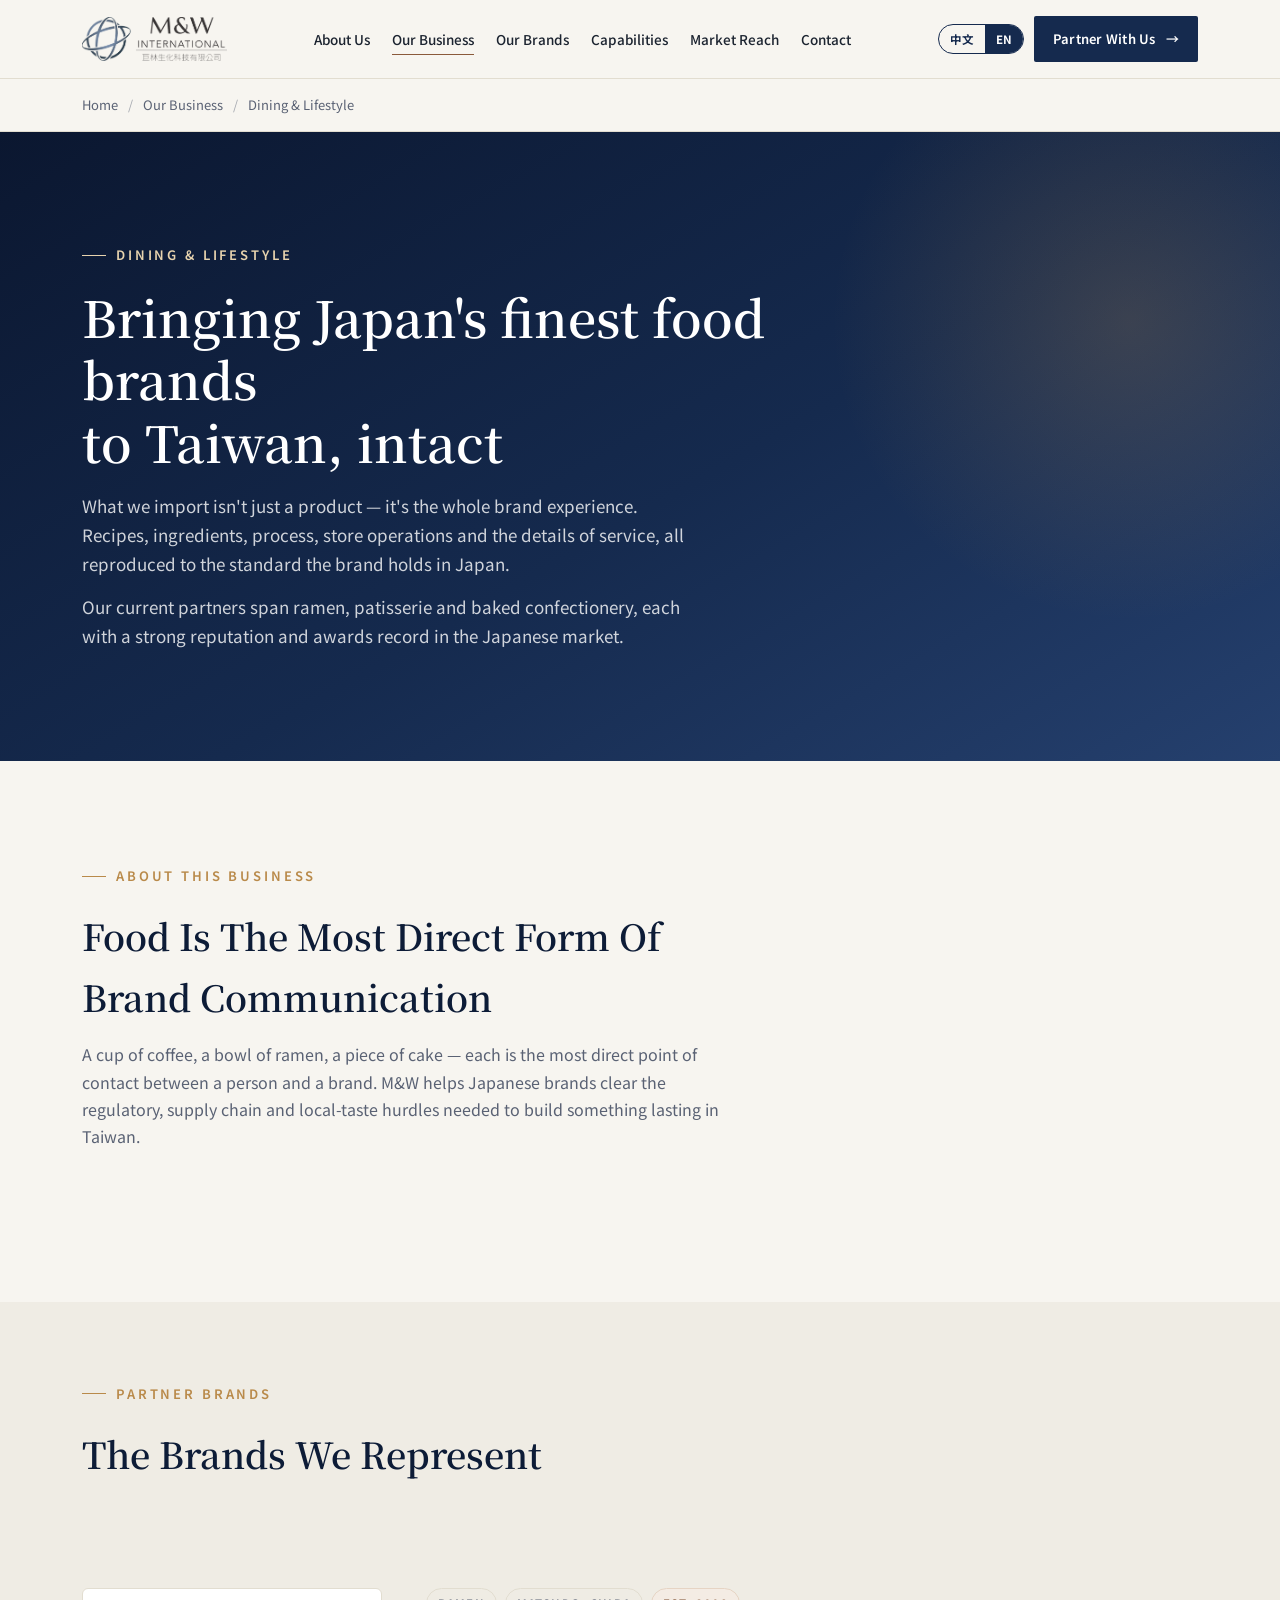
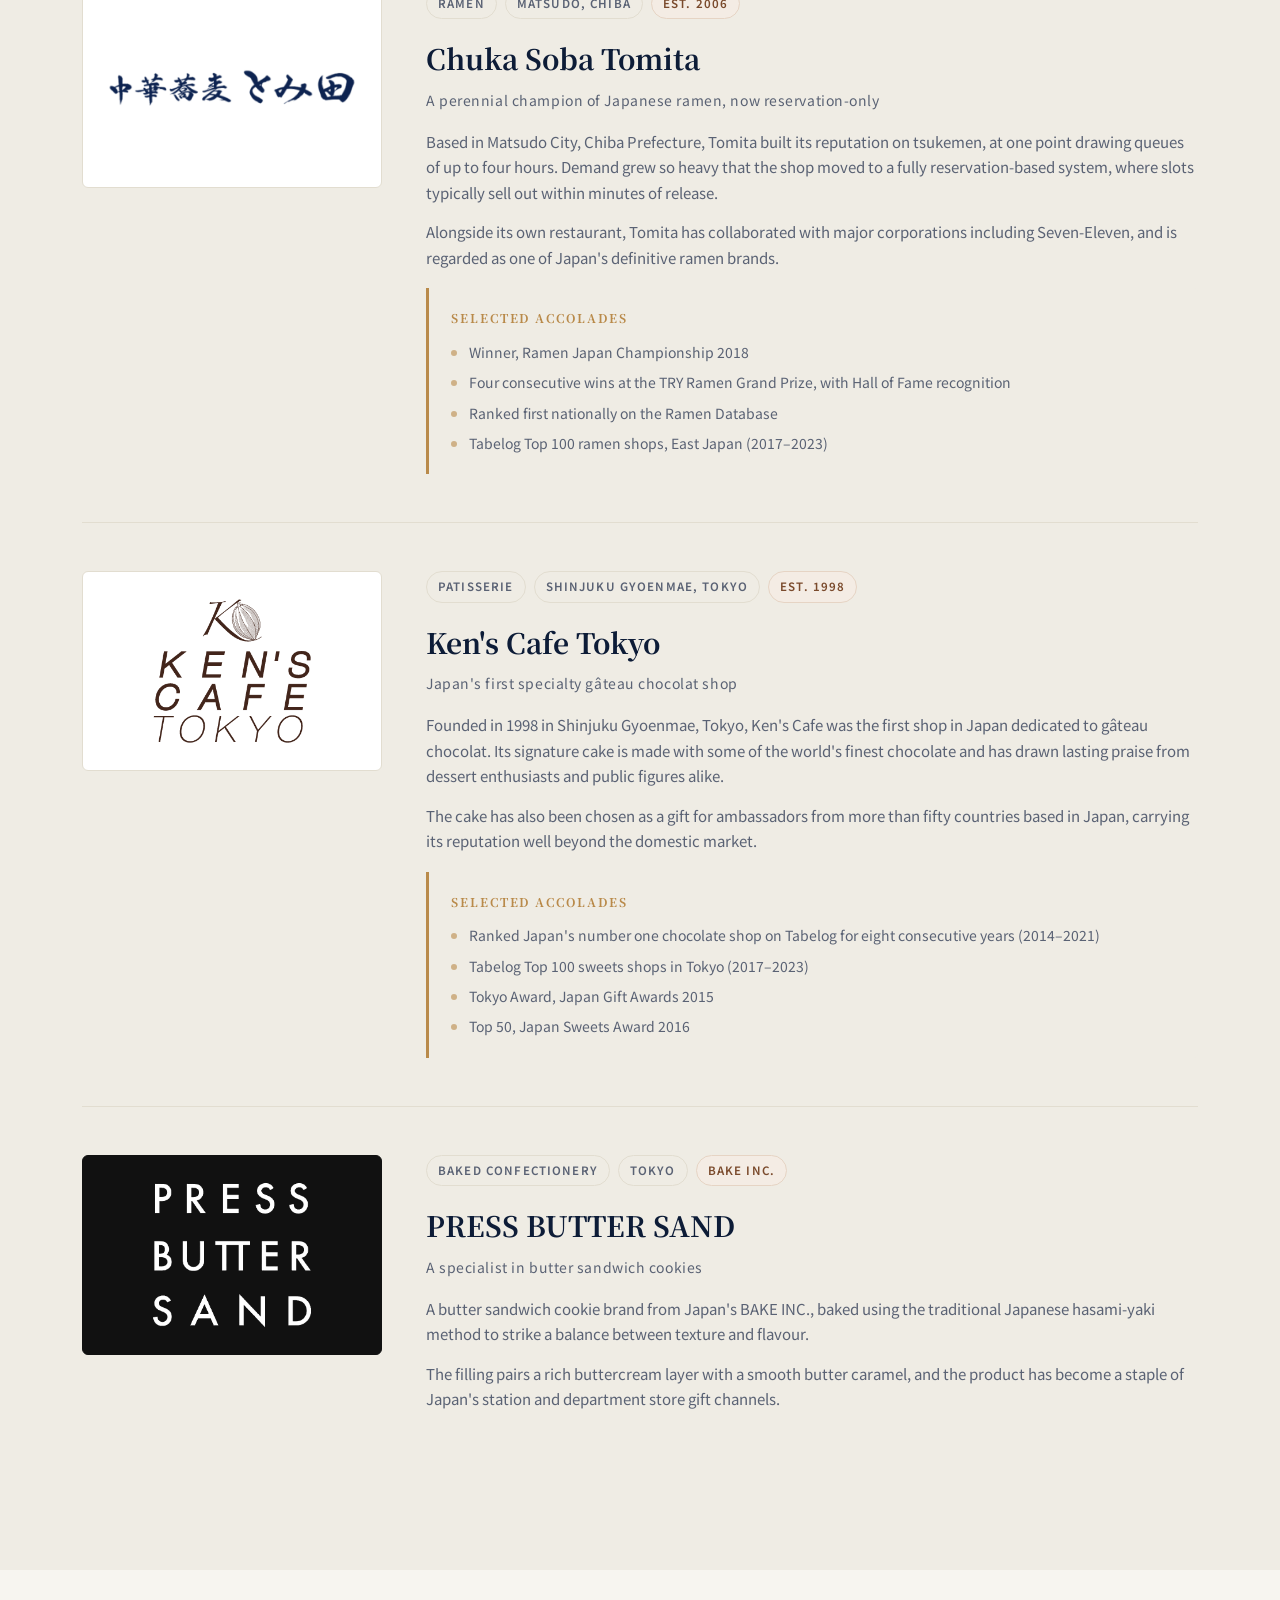
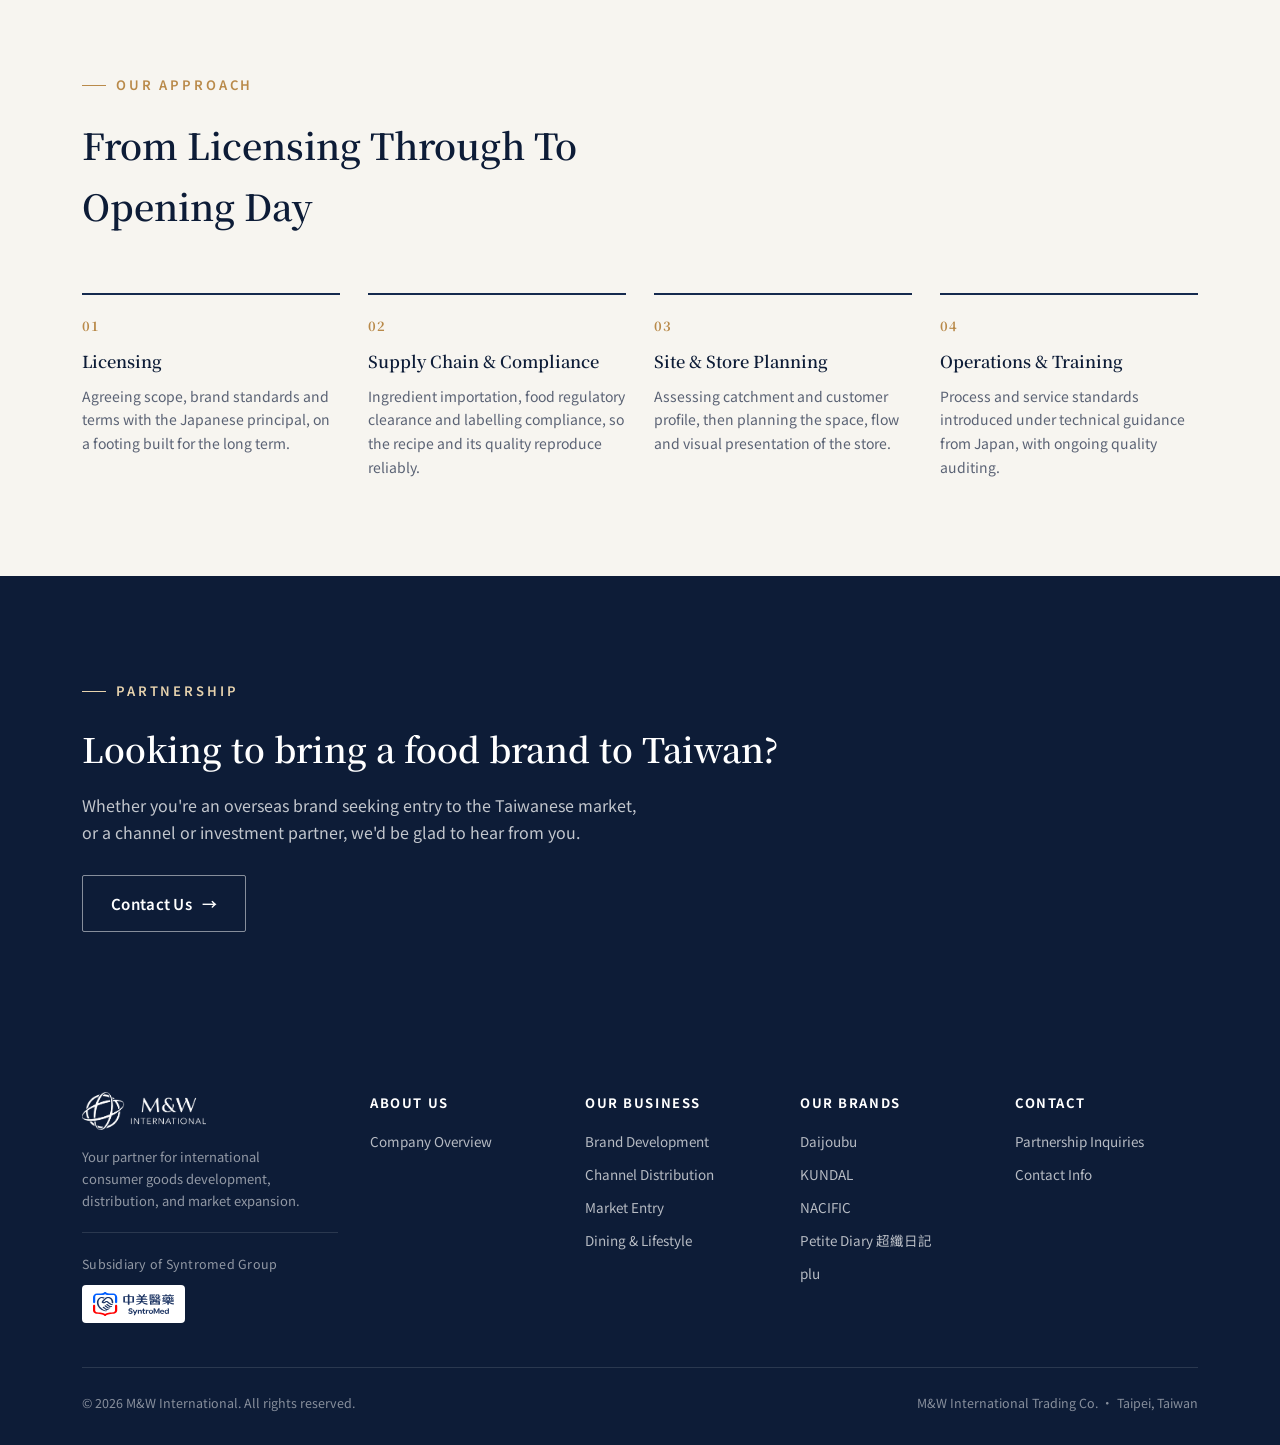
<file: dining.html>
<!DOCTYPE html>
<html lang="zh-Hant">
<head>
<meta charset="UTF-8">
<meta name="viewport" content="width=device-width, initial-scale=1.0">
<title id="pageTitle">餐飲與生活體驗｜M&amp;W International</title>
<meta id="pageDesc" name="description" content="M&W International 引進日本頂尖餐飲與甜點品牌，將完整的品牌體驗帶進台灣市場。">
<link rel="preconnect" href="https://fonts.googleapis.com">
<link rel="preconnect" href="https://fonts.gstatic.com" crossorigin>
<link href="https://fonts.googleapis.com/css2?family=Noto+Serif+TC:wght@500;600;700&family=Noto+Sans+TC:wght@300;400;500;600;700&display=swap" rel="stylesheet">
<style>
/* ===== shared styles (was brand.css) ===== */
/* =========================================================
   M&W International — shared styles for brand pages
   Used by: djb.html, kundal.html, nacific.html,
            petite-diary.html, plu.html
   ========================================================= */

:root{
  --navy:#152a4e;
  --navy-deep:#0d1c37;
  --navy-mid:#25406e;
  --paper:#f7f5f0;
  --paper-alt:#efece4;
  --ink:#1c2430;
  --ink-soft:#5a6274;
  --line:#e2ddd0;
  --gold:#b98a4a;
  --gold-soft:#e7d3ae;
  --radius:2px;
  /* each page overrides --accent */
  --accent:#152a4e;
}

*{box-sizing:border-box;margin:0;padding:0;}
html{scroll-behavior:smooth;}
body{
  font-family:'Noto Sans TC', sans-serif;
  color:var(--ink);
  background:var(--paper);
  line-height:1.7;
  -webkit-font-smoothing:antialiased;
}
h1,h2,h3,h4,.serif{font-family:'Noto Serif TC', serif;}
a{color:inherit;text-decoration:none;}
img{max-width:100%;display:block;}
ul{list-style:none;}

.wrap{max-width:1180px;margin:0 auto;padding:0 32px;}
section{padding:96px 0;}

.eyebrow{
  display:inline-flex;align-items:center;gap:10px;
  font-size:13px;letter-spacing:.22em;text-transform:uppercase;
  color:var(--gold);font-weight:600;margin-bottom:18px;
}
.eyebrow::before{content:"";width:24px;height:1px;background:currentColor;}

.section-head{max-width:640px;margin-bottom:56px;}
.section-head h2{font-size:clamp(24px,3vw,36px);font-weight:600;color:var(--navy-deep);margin-bottom:14px;}
.section-head p{color:var(--ink-soft);font-size:16px;}
.center{text-align:center;margin-left:auto;margin-right:auto;}

/* ---------- buttons ---------- */
.btn{
  display:inline-flex;align-items:center;gap:10px;
  padding:15px 28px;font-size:15px;font-weight:600;letter-spacing:.02em;
  border-radius:var(--radius);cursor:pointer;border:1px solid transparent;
  transition:transform .25s ease, background .25s ease, color .25s ease, border-color .25s ease;
}
.btn:hover{transform:translateY(-2px);}
.btn-primary{background:var(--navy);color:#fff;}
.btn-primary:hover{background:var(--navy-deep);}
.btn-outline{border-color:var(--navy);color:var(--navy);}
.btn-outline:hover{background:var(--navy);color:#fff;}
.btn-accent{background:var(--accent);color:#fff;}
.btn-accent:hover{filter:brightness(.9);}
.btn-ghost-white{border-color:rgba(255,255,255,.5);color:#fff;}
.btn-ghost-white:hover{background:#fff;color:var(--navy);}
.arrow{transition:transform .25s ease;}
.btn:hover .arrow{transform:translateX(4px);}

.skip-link{
  position:absolute;left:-9999px;top:0;background:var(--navy);color:#fff;
  padding:10px 18px;z-index:200;
}
.skip-link:focus{left:0;}

/* ---------- header ---------- */
header{
  position:sticky;top:0;z-index:100;background:rgba(247,245,240,.92);
  backdrop-filter:blur(10px);border-bottom:1px solid var(--line);
}
.nav-inner{display:flex;align-items:center;justify-content:space-between;height:78px;gap:14px;}
.logo{display:flex;align-items:center;gap:10px;flex:none;}
.logo-img{height:44px;width:auto;display:block;}
.logo-on-dark{display:inline-flex;}
.logo-on-dark .logo-img{height:38px;}
nav.primary ul{display:flex;gap:22px;font-size:13.5px;font-weight:500;white-space:nowrap;}
nav.primary a{position:relative;padding:4px 0;color:var(--ink);}
nav.primary a::after{content:"";position:absolute;left:0;bottom:-2px;width:0;height:1px;background:var(--navy);transition:width .25s ease;}
nav.primary a:hover::after{width:100%;}
nav.primary a.current::after{width:100%;background:var(--accent);}
.nav-cta{display:flex;align-items:center;gap:10px;flex:none;}
.nav-cta .btn{padding:11px 18px;font-size:13px;white-space:nowrap;}
.menu-toggle{display:none;background:none;border:none;cursor:pointer;padding:6px;}
.menu-toggle span{display:block;width:22px;height:2px;background:var(--navy);margin:5px 0;transition:.25s;}

.lang-toggle{
  display:flex;align-items:center;border:1px solid var(--navy);border-radius:20px;
  overflow:hidden;font-size:11.5px;font-weight:700;letter-spacing:.02em;flex:none;
}
.lang-toggle button{
  background:none;border:none;padding:6px 11px;cursor:pointer;color:var(--navy);
  font-family:inherit;font-size:11.5px;font-weight:700;transition:background .2s ease,color .2s ease;
}
.lang-toggle button.active{background:var(--navy);color:#fff;}

/* ---------- breadcrumb ---------- */
.crumb{background:var(--paper);border-bottom:1px solid var(--line);}
.crumb .wrap{display:flex;align-items:center;gap:10px;height:52px;font-size:13px;color:var(--ink-soft);}
.crumb a:hover{color:var(--navy);}
.crumb .sep{opacity:.5;}

/* ---------- brand hero ---------- */
.brand-hero{position:relative;overflow:hidden;height:520px;padding:0;}
.brand-hero-bg{position:absolute;inset:0;z-index:0;background-size:cover;background-position:78% center;background-repeat:no-repeat;}
.brand-hero-scrim{position:absolute;inset:0;z-index:1;}
.brand-hero.on-light .brand-hero-scrim{
  background:linear-gradient(90deg,rgba(255,255,255,.94) 0%,rgba(255,255,255,.8) 38%,rgba(255,255,255,.25) 64%,rgba(255,255,255,0) 84%);
}
.brand-hero.on-dark .brand-hero-scrim{
  background:linear-gradient(90deg,rgba(8,10,16,.88) 0%,rgba(8,10,16,.66) 38%,rgba(8,10,16,.15) 64%,rgba(8,10,16,0) 84%);
}
.brand-hero-inner{position:relative;z-index:2;height:100%;display:flex;align-items:center;}
.brand-hero-copy{max-width:560px;}
.brand-hero h1{font-size:clamp(32px,4.6vw,56px);font-weight:600;line-height:1.2;margin-bottom:18px;}
.brand-hero .lede{font-size:17px;margin-bottom:28px;max-width:480px;}
.brand-hero .hero-actions{display:flex;gap:14px;flex-wrap:wrap;}
.brand-hero.on-light h1{color:var(--navy-deep);}
.brand-hero.on-light .lede{color:var(--ink-soft);}
.brand-hero.on-light .eyebrow{color:var(--accent);}
.brand-hero.on-dark h1{color:#fff;}
.brand-hero.on-dark .lede{color:rgba(255,255,255,.88);}
.brand-hero.on-dark .eyebrow{color:var(--gold-soft);}

/* ---------- story ---------- */
.story{background:var(--paper-alt);}
.story-grid{display:grid;grid-template-columns:1.4fr .8fr;gap:44px;align-items:start;}
.story h2{font-size:clamp(24px,3vw,36px);font-weight:600;color:var(--navy-deep);margin-bottom:20px;}
.story p{color:var(--ink-soft);margin-bottom:16px;font-size:15.5px;}
.story-box{background:#fff;border:1px solid var(--line);padding:32px 28px;border-radius:4px;}
.story-box .icon{
  width:44px;height:44px;border:1px solid var(--accent);border-radius:50%;
  display:flex;align-items:center;justify-content:center;margin-bottom:20px;color:var(--accent);
}
.story-box p{font-size:15px;color:var(--ink-soft);margin:0;}

/* ---------- product lineup ---------- */
.lineup-grid{display:grid;grid-template-columns:repeat(4,1fr);gap:24px;}
.product-card{
  background:#fff;border:1px solid var(--line);border-radius:6px;overflow:hidden;
  display:flex;flex-direction:column;transition:transform .3s ease, box-shadow .3s ease;
}
.product-card:hover{transform:translateY(-6px);box-shadow:0 14px 30px rgba(21,42,78,.12);}
.product-thumb{
  aspect-ratio:4/3;background:var(--paper-alt);
  display:flex;align-items:center;justify-content:center;
  color:var(--ink-soft);font-size:12px;letter-spacing:.14em;text-transform:uppercase;
  border-bottom:1px solid var(--line);
}
.product-body{padding:22px 20px 26px;flex:1;display:flex;flex-direction:column;}
.product-body .tag{font-size:11px;letter-spacing:.18em;text-transform:uppercase;color:var(--accent);font-weight:600;margin-bottom:8px;}
.product-body h3{font-size:17px;font-weight:600;color:var(--navy-deep);margin-bottom:10px;}
.product-body p{font-size:13.5px;color:var(--ink-soft);flex:1;}

/* ---------- features ---------- */
.features{background:var(--paper-alt);}
.feature-grid{display:grid;grid-template-columns:repeat(3,1fr);gap:40px;}
.feature h4{display:flex;align-items:center;gap:10px;font-size:17px;font-weight:600;color:var(--navy-deep);margin-bottom:14px;padding-bottom:14px;border-bottom:1px solid var(--line);}
.feature h4 .ic{width:22px;height:22px;color:var(--accent);flex:none;}
.feature p{font-size:14px;color:var(--ink-soft);}

/* ---------- specs table ---------- */
.spec-table{width:100%;border-collapse:collapse;font-size:14.5px;}
.spec-table th,.spec-table td{text-align:left;padding:16px 18px;border-bottom:1px solid var(--line);}
.spec-table th{width:32%;color:var(--navy-deep);font-weight:600;background:var(--paper-alt);}
.spec-table td{color:var(--ink-soft);}

/* ---------- channels ---------- */
.channel-row{display:grid;grid-template-columns:repeat(4,1fr);gap:16px;}
.channel{
  border:1px solid var(--line);background:#fff;border-radius:4px;
  padding:22px 18px;text-align:center;font-size:14px;color:var(--ink-soft);
}
.channel b{display:block;color:var(--navy-deep);font-size:15px;margin-bottom:4px;}

/* ---------- CTA band ---------- */
.cta{background:var(--navy-deep);color:#fff;}
.cta h2{font-size:clamp(24px,3vw,34px);font-weight:600;margin-bottom:14px;}
.cta p{color:rgba(255,255,255,.75);max-width:560px;margin-bottom:28px;}
.cta .eyebrow{color:var(--gold-soft);}
.cta-actions{display:flex;gap:14px;flex-wrap:wrap;}

/* ---------- sibling brands ---------- */
.siblings{display:grid;grid-template-columns:repeat(4,1fr);gap:16px;}
.sibling{
  border:1px solid var(--line);background:#fff;border-radius:6px;padding:24px 20px;
  transition:transform .25s ease, box-shadow .25s ease;
}
.sibling:hover{transform:translateY(-4px);box-shadow:0 12px 26px rgba(21,42,78,.1);}
.sibling .tag{font-size:11px;letter-spacing:.16em;text-transform:uppercase;color:var(--gold);font-weight:600;}
.sibling h4{font-size:18px;color:var(--navy-deep);margin:8px 0 10px;}
.sibling span{font-size:13px;color:var(--navy);font-weight:600;}

/* ---------- footer ---------- */
footer{background:var(--navy-deep);color:rgba(255,255,255,.7);padding:64px 0 32px;}
.footer-grid{display:grid;grid-template-columns:1.4fr repeat(4,1fr);gap:32px;margin-bottom:44px;}
footer h5{color:#fff;font-size:13px;letter-spacing:.12em;text-transform:uppercase;margin-bottom:16px;}
footer ul li{margin-bottom:10px;font-size:13.5px;}
footer ul a:hover{color:#fff;}
.footer-bottom{
  border-top:1px solid rgba(255,255,255,.12);padding-top:24px;
  display:flex;justify-content:space-between;flex-wrap:wrap;gap:10px;font-size:12.5px;
  color:rgba(255,255,255,.5);
}

/* ---------- placeholder marker ---------- */
.ph{
  display:inline-block;font-size:11px;letter-spacing:.1em;text-transform:uppercase;
  background:var(--gold-soft);color:#5a4319;padding:2px 8px;border-radius:2px;
  margin-left:8px;vertical-align:middle;font-weight:700;
}

/* ---------- responsive ---------- */
@media (max-width:960px){
  .story-grid{grid-template-columns:1fr;}
  .lineup-grid{grid-template-columns:repeat(2,1fr);}
  .feature-grid{grid-template-columns:1fr;gap:28px;}
  .channel-row{grid-template-columns:repeat(2,1fr);}
  .siblings{grid-template-columns:repeat(2,1fr);}
  .footer-grid{grid-template-columns:1fr 1fr;}
  nav.primary{display:none;}
  .menu-toggle{display:block;}
}
@media (max-width:640px){
  section{padding:64px 0;}
  .wrap{padding:0 20px;}
  .brand-hero{height:auto;padding:56px 0 300px;}
  .brand-hero-bg{background-position:80% bottom;}
  .brand-hero.on-light .brand-hero-scrim{background:linear-gradient(180deg,rgba(255,255,255,.95) 0%,rgba(255,255,255,.85) 40%,rgba(255,255,255,0) 75%);}
  .brand-hero.on-dark .brand-hero-scrim{background:linear-gradient(180deg,rgba(8,10,16,.92) 0%,rgba(8,10,16,.7) 40%,rgba(8,10,16,0) 75%);}
  .lineup-grid{grid-template-columns:1fr;}
  .channel-row{grid-template-columns:1fr;}
  .siblings{grid-template-columns:1fr;}
  .spec-table th{width:40%;}
}
@media (prefers-reduced-motion: reduce){
  html{scroll-behavior:auto;}
  *{transition:none !important;}
}

</style>
<style>
  :root{--accent:#8a5a3b;}

  /* hero without artwork — typographic, on deep navy */
  .dining-hero{background:linear-gradient(150deg,#0b1730 0%,#152a4e 55%,#25406e 100%);color:#fff;padding:104px 0 96px;position:relative;overflow:hidden;}
  .dining-hero::after{content:"";position:absolute;right:-160px;top:-120px;width:620px;height:620px;border-radius:50%;
    background:radial-gradient(circle,rgba(185,138,74,.22) 0%,rgba(185,138,74,0) 68%);pointer-events:none;}
  .dining-hero .eyebrow{color:var(--gold-soft);}
  .dining-hero h1{font-size:clamp(30px,4.2vw,50px);font-weight:600;line-height:1.25;margin-bottom:20px;max-width:14em;}
  .dining-hero p{color:rgba(255,255,255,.8);font-size:17px;max-width:620px;margin-bottom:14px;}

  /* the three partner brands */
  .partner{display:grid;grid-template-columns:300px 1fr;gap:44px;align-items:start;
    padding:48px 0;border-bottom:1px solid var(--line);}
  .partner:last-of-type{border-bottom:none;}
  .partner-logo{
    aspect-ratio:3/2;border:1px solid var(--line);border-radius:6px;background:#fff;
    display:flex;flex-direction:column;align-items:center;justify-content:center;
    gap:10px;padding:24px;text-align:center;
  }
  .partner-logo img{max-width:100%;max-height:100%;min-width:0;min-height:0;object-fit:contain;}
  .partner-logo.on-dark{background:#111;border-color:#111;}
  .partner-meta{display:flex;flex-wrap:wrap;gap:8px;margin-bottom:16px;}
  .chip{font-size:11.5px;letter-spacing:.1em;text-transform:uppercase;font-weight:600;
    background:var(--paper-alt);color:var(--ink-soft);border:1px solid var(--line);padding:5px 11px;border-radius:20px;}
  .chip.accent{background:#f4ece4;color:#7a4a2c;border-color:#e6d4c4;}
  .partner h3{font-family:'Noto Serif TC',serif;font-size:clamp(21px,2.4vw,28px);color:var(--navy-deep);margin-bottom:6px;}
  .partner .jp{font-size:14px;color:var(--ink-soft);margin-bottom:16px;letter-spacing:.04em;}
  .partner p{font-size:15px;color:var(--ink-soft);margin-bottom:14px;}
  .accolades{margin-top:18px;padding:20px 22px;background:var(--paper-alt);border-left:3px solid var(--gold);border-radius:0 4px 4px 0;}
  .accolades h4{font-size:12px;letter-spacing:.16em;text-transform:uppercase;color:var(--gold);margin-bottom:12px;font-weight:700;}
  .accolades li{font-size:14px;color:var(--ink-soft);padding-left:18px;position:relative;margin-bottom:8px;line-height:1.6;}
  .accolades li::before{content:"";position:absolute;left:0;top:9px;width:6px;height:6px;border-radius:50%;background:var(--gold);opacity:.6;}
  .accolades li:last-child{margin-bottom:0;}

  /* what we do */
  .approach-grid{display:grid;grid-template-columns:repeat(4,1fr);gap:28px;}
  .approach{padding-top:20px;border-top:2px solid var(--navy);}
  .approach .num{font-family:'Noto Serif TC',serif;font-size:13px;color:var(--gold);font-weight:700;letter-spacing:.1em;margin-bottom:10px;}
  .approach h4{font-size:16.5px;color:var(--navy-deep);margin-bottom:10px;font-weight:600;}
  .approach p{font-size:14px;color:var(--ink-soft);}

  @media (max-width:960px){
    .partner{grid-template-columns:1fr;gap:26px;}
    .partner-logo{max-width:300px;}
    .approach-grid{grid-template-columns:1fr 1fr;}
  }
  @media (max-width:640px){
    .dining-hero{padding:72px 0 64px;}
    .approach-grid{grid-template-columns:1fr;}
    .partner-logo{max-width:100%;}
  }
</style>
</head>
<body>
<a class="skip-link" href="#main" data-i18n="skip">跳至主要內容</a>

<!-- ================= HEADER ================= -->
<header>
  <div class="wrap nav-inner">
    <a class="logo" href="index.html">
      <img class="logo-img" src="mw-logo-cn.png" alt="M&amp;W International 巨林生化科技有限公司" width="641" height="195">
    </a>
    <nav class="primary" aria-label="Main navigation">
      <ul>
        <li><a href="index.html#about" data-i18n="navAbout">關於我們</a></li>
        <li><a class="current" href="index.html#business" data-i18n="navBusiness">我們的事業</a></li>
        <li><a href="index.html#brands" data-i18n="navBrands">品牌產品</a></li>
        <li><a href="index.html#capabilities" data-i18n="navCapabilities">核心能力</a></li>
        <li><a href="index.html#market" data-i18n="navMarket">市場佈局</a></li>
        <li><a href="index.html#contact" data-i18n="navContact">聯絡我們</a></li>
      </ul>
    </nav>
    <div class="nav-cta">
      <div class="lang-toggle" role="group" aria-label="Language / 語言">
        <button type="button" id="langZh" class="active" aria-pressed="true">中文</button>
        <button type="button" id="langEn" aria-pressed="false">EN</button>
      </div>
      <a class="btn btn-primary" href="index.html#contact"><span data-i18n="navCta">合作夥伴洽談</span> <span class="arrow">→</span></a>
      <button class="menu-toggle" id="menuToggle" aria-label="Open menu" aria-expanded="false" aria-controls="mobileNav">
        <span></span><span></span><span></span>
      </button>
    </div>
  </div>
  <nav id="mobileNav" class="primary" aria-label="Mobile navigation" style="display:none;padding:0 32px 24px;">
    <ul style="flex-direction:column;gap:18px;">
      <li><a href="index.html#about" data-i18n="navAbout">關於我們</a></li>
      <li><a href="index.html#business" data-i18n="navBusiness">我們的事業</a></li>
      <li><a href="index.html#brands" data-i18n="navBrands">品牌產品</a></li>
      <li><a href="index.html#capabilities" data-i18n="navCapabilities">核心能力</a></li>
      <li><a href="index.html#market" data-i18n="navMarket">市場佈局</a></li>
      <li><a href="index.html#contact" data-i18n="navContact">聯絡我們</a></li>
    </ul>
  </nav>
</header>

<!-- ================= BREADCRUMB ================= -->
<div class="crumb">
  <div class="wrap">
    <a href="index.html" data-i18n="crumbHome">首頁</a>
    <span class="sep">/</span>
    <a href="index.html#business" data-i18n="navBusiness">我們的事業</a>
    <span class="sep">/</span>
    <span data-i18n="pageName">餐飲與生活體驗</span>
  </div>
</div>

<main id="main">

<!-- ================= HERO ================= -->
<section class="dining-hero">
  <div class="wrap">
    <span class="eyebrow" data-i18n="heroKicker">餐飲與生活體驗</span>
    <h1 data-i18n-html="heroH1">把日本頂尖的餐飲品牌，<br>完整地帶到台灣</h1>
    <p data-i18n="heroP1">我們引進的不只是產品，而是一整套品牌體驗——從食譜、原料、製程到門市營運與服務細節，力求在台灣重現品牌在日本的水準。</p>
    <p data-i18n="heroP2">目前合作品牌橫跨拉麵、甜點與烘焙三個品類，皆為在日本市場擁有高度評價與獎項紀錄的名店。</p>
  </div>
</section>

<!-- ================= INTRO ================= -->
<section>
  <div class="wrap">
    <div class="section-head">
      <span class="eyebrow" data-i18n="introEyebrow">關於這項事業</span>
      <h2 data-i18n="introH2">餐飲，是最直接的品牌溝通</h2>
      <p data-i18n="introP">一杯咖啡、一碗拉麵、一塊甜點，都是消費者與品牌之間最直接的接觸點。M&amp;W 協助日本品牌跨越法規、供應鏈與在地口味的門檻，在台灣建立長期經營的據點。</p>
    </div>
  </div>
</section>

<!-- ================= PARTNER BRANDS ================= -->
<section class="features" id="partners" style="padding-top:72px;">
  <div class="wrap">
    <div class="section-head">
      <span class="eyebrow" data-i18n="partnersEyebrow">合作品牌</span>
      <h2 data-i18n="partnersH2">我們引進的品牌</h2>
    </div>

    <!-- ─────────── Tomita ─────────── -->
    <article class="partner">
      <div class="partner-logo">
        <img src="logo-tomita.png" alt="中華蕎麥 とみ田" width="594" height="96">
      </div>
      <div>
        <div class="partner-meta">
          <span class="chip" data-i18n="chipRamen">拉麵</span>
          <span class="chip" data-i18n="chipChiba">千葉・松戶</span>
          <span class="chip accent" data-i18n="chipSince2006">創立於 2006</span>
        </div>
        <h3 data-i18n="tomitaName">中華蕎麥 とみ田 Tomita</h3>
        <p class="jp" data-i18n="tomitaSub">日本拉麵界的常勝軍，全面採預約制</p>
        <p data-i18n="tomitaP1">位於千葉縣松戶市，開業以來以沾麵聞名，過去曾出現排隊長達四小時的盛況。因需求過於龐大，現已全面改為預約制，且開放後往往在數分鐘內額滿。</p>
        <p data-i18n="tomitaP2">除了本店經營，也與 7-Eleven 等大型企業合作推出聯名商品，是日本最具代表性的拉麵品牌之一。</p>
        <div class="accolades">
          <h4 data-i18n="accoladesLabel">主要獲獎紀錄</h4>
          <ul>
            <li data-i18n="tomitaA1">「ラーメン日本一決定戰 2018」冠軍</li>
            <li data-i18n="tomitaA2">拉麵業界權威「TRY 拉麵大賞」四年連霸，入選名人堂</li>
            <li data-i18n="tomitaA3">日本拉麵資料庫「ラーメンデータベース」全國排名第一</li>
            <li data-i18n="tomitaA4">食べログ 東日本拉麵百名店（2017–2023）</li>
          </ul>
        </div>
      </div>
    </article>

    <!-- ─────────── Ken's Cafe Tokyo ─────────── -->
    <article class="partner">
      <div class="partner-logo">
        <img src="logo-kens-cafe.png" alt="Ken's Cafe Tokyo" width="285" height="260">
      </div>
      <div>
        <div class="partner-meta">
          <span class="chip" data-i18n="chipDessert">甜點</span>
          <span class="chip" data-i18n="chipShinjuku">東京・新宿御苑前</span>
          <span class="chip accent" data-i18n="chipSince1998">創立於 1998</span>
        </div>
        <h3 data-i18n="kensName">Ken's Cafe Tokyo</h3>
        <p class="jp" data-i18n="kensSub">日本第一家法式巧克力蛋糕專門店</p>
        <p data-i18n="kensP1">1998 年創立於東京新宿御苑前，是日本首間以 Gâteau Chocolat 為主軸的專門店。招牌「特選巧克力蛋糕」選用世界頂級巧克力製作，長年受到美食愛好者與名人推薦。</p>
        <p data-i18n="kensP2">產品亦被選為贈予駐日五十餘國大使的禮品，知名度延伸至海外。</p>
        <div class="accolades">
          <h4 data-i18n="accoladesLabel">主要獲獎紀錄</h4>
          <ul>
            <li data-i18n="kensA1">食べログ 全國巧克力店排行第一，八年連續（2014–2021）</li>
            <li data-i18n="kensA2">食べログ 東京甜點百名店（2017–2023）</li>
            <li data-i18n="kensA3">Japan Gift Awards 2015 東京賞</li>
            <li data-i18n="kensA4">JAPAN SWEETS AWARD 2016 TOP 50</li>
          </ul>
        </div>
      </div>
    </article>

    <!-- ─────────── PRESS BUTTER SAND ─────────── -->
    <article class="partner">
      <div class="partner-logo on-dark">
        <img src="logo-press-butter-sand.png" alt="PRESS BUTTER SAND" width="521" height="474">
      </div>
      <div>
        <div class="partner-meta">
          <span class="chip" data-i18n="chipBakery">烘焙</span>
          <span class="chip" data-i18n="chipTokyo">東京</span>
          <span class="chip accent" data-i18n="chipBake">BAKE INC.</span>
        </div>
        <h3 data-i18n="pbsName">PRESS BUTTER SAND</h3>
        <p class="jp" data-i18n="pbsSub">奶油夾心餅乾專門品牌</p>
        <p data-i18n="pbsP1">來自日本 BAKE INC. 的奶油夾心餅乾專門品牌，以日本傳統「挾み燒き」烘烤工法製作餅乾，在口感與風味之間取得平衡。</p>
        <p data-i18n="pbsP2">內餡由濃郁奶油餡與滑順焦糖奶油兩層次組成，是日本車站與百貨伴手禮通路的人氣品項。</p>
      </div>
    </article>

  </div>
</section>

<!-- ================= OUR APPROACH ================= -->
<section id="approach">
  <div class="wrap">
    <div class="section-head">
      <span class="eyebrow" data-i18n="approachEyebrow">我們的作法</span>
      <h2 data-i18n="approachH2">從授權到開店的完整支援</h2>
    </div>
    <div class="approach-grid">
      <div class="approach">
        <div class="num">01</div>
        <h4 data-i18n="ap1T">品牌授權洽談</h4>
        <p data-i18n="ap1D">與日方確認授權範圍、品牌規範與合作條件，建立長期互信的合作架構。</p>
      </div>
      <div class="approach">
        <div class="num">02</div>
        <h4 data-i18n="ap2T">供應鏈與法規</h4>
        <p data-i18n="ap2D">原料進口、食品法規查驗與標示合規，確保配方與品質能穩定重現。</p>
      </div>
      <div class="approach">
        <div class="num">03</div>
        <h4 data-i18n="ap3T">選址與門市規劃</h4>
        <p data-i18n="ap3D">評估商圈與客群，規劃門市空間、動線與品牌視覺呈現。</p>
      </div>
      <div class="approach">
        <div class="num">04</div>
        <h4 data-i18n="ap4T">營運與人員訓練</h4>
        <p data-i18n="ap4D">由日方技術指導導入製程與服務標準，並持續進行品質稽核。</p>
      </div>
    </div>
  </div>
</section>

<!-- ================= CTA ================= -->
<section class="cta">
  <div class="wrap">
    <span class="eyebrow" data-i18n="ctaEyebrow">合作洽談</span>
    <h2 data-i18n="ctaH2">想與我們合作餐飲品牌？</h2>
    <p data-i18n="ctaP">無論您是尋求進入台灣市場的海外品牌，或是有意合作的通路與投資夥伴，都歡迎與我們聯繫。</p>
    <div class="cta-actions">
      <a class="btn btn-ghost-white" href="index.html#contact"><span data-i18n="ctaBtn1">聯絡我們</span> <span class="arrow">→</span></a>
    </div>
  </div>
</section>

</main>

<!-- ================= FOOTER ================= -->
<footer>
  <div class="wrap">
    <div class="footer-grid">
      <div>
        <div class="logo logo-on-dark" style="margin-bottom:16px;">
          <img class="logo-img" src="mw-logo-en-white.png" alt="M&amp;W International" width="633" height="194">
        </div>
        <p style="font-size:13px;max-width:230px;color:rgba(255,255,255,.55);" data-i18n="footerTagline">國際消費品開發、代理與市場拓展夥伴。</p>
        <div style="margin-top:20px;padding-top:20px;border-top:1px solid rgba(255,255,255,.12);">
          <p style="font-size:12.5px;letter-spacing:.02em;color:rgba(255,255,255,.55);margin-bottom:10px;max-width:230px;" data-i18n="parentLabel">中美企業集團</p>
          <a href="https://syntromed.com/" target="_blank" rel="noopener" style="display:inline-flex;align-items:center;text-decoration:none;">
            <span style="background:#fff;border-radius:4px;padding:7px 11px;display:inline-flex;align-items:center;">
              <img src="syntromed_logo.svg" alt="Syntromed" width="161" height="48" style="height:24px;width:auto;display:block;">
            </span>
          </a>
        </div>
      </div>
      <div>
        <h5 data-i18n="navAbout">關於我們</h5>
        <ul>
          <li><a href="index.html#about" data-i18n="fCompanyOverview">公司介紹</a></li>
          
        </ul>
      </div>
      <div>
        <h5 data-i18n="navBusiness">我們的事業</h5>
        <ul>
          <li><a href="index.html#business" data-i18n="biz1Title">品牌開發</a></li>
          <li><a href="index.html#business" data-i18n="biz2Title">通路代理</a></li>
          <li><a href="index.html#business" data-i18n="biz3Title">市場進入</a></li>
          <li><a href="dining.html" data-i18n="biz4Title">餐飲與生活體驗</a></li>
        </ul>
      </div>
      <div>
        <h5 data-i18n="navBrands">品牌產品</h5>
        <ul>
          <li><a href="djb.html">Daijoubu</a></li>
          <li><a href="kundal.html">KUNDAL</a></li>
          <li><a href="nacific.html">NACIFIC</a></li>
          <li><a href="petite-diary.html" data-i18n="fPetiteDiary">超纖日記 Petite Diary</a></li>
          <li><a href="plu.html">plu</a></li>
        </ul>
      </div>
      <div>
        <h5 data-i18n="navContact">聯絡我們</h5>
        <ul>
          <li><a href="index.html#contact" data-i18n="fPartnerInquiries">合作洽談</a></li>
          <li><a href="index.html#contact" data-i18n="fContactInfo">聯絡資訊</a></li>
        </ul>
      </div>
    </div>
    <div class="footer-bottom">
      <span data-i18n="copyright">© 2026 M&amp;W International. All rights reserved.</span>
      <span data-i18n="footerAddr">巨林生化科技有限公司・台北，台灣</span>
    </div>
  </div>
</footer>

<script>
window.PAGE_I18N = {
  "zh": {
    "pageTitle": "餐飲與生活體驗｜M&W International",
    "pageDesc": "M&W International 引進日本頂尖餐飲與甜點品牌，將完整的品牌體驗帶進台灣市場。",
    "pageName": "餐飲與生活體驗",
    "heroKicker": "餐飲與生活體驗",
    "heroH1": "把日本頂尖的餐飲品牌，<br>完整地帶到台灣",
    "heroP1": "我們引進的不只是產品，而是一整套品牌體驗——從食譜、原料、製程到門市營運與服務細節，力求在台灣重現品牌在日本的水準。",
    "heroP2": "目前合作品牌橫跨拉麵、甜點與烘焙三個品類，皆為在日本市場擁有高度評價與獎項紀錄的名店。",
    "introEyebrow": "關於這項事業",
    "introH2": "餐飲，是最直接的品牌溝通",
    "introP": "一杯咖啡、一碗拉麵、一塊甜點，都是消費者與品牌之間最直接的接觸點。M&W 協助日本品牌跨越法規、供應鏈與在地口味的門檻，在台灣建立長期經營的據點。",
    "partnersEyebrow": "合作品牌",
    "partnersH2": "我們引進的品牌",
    "accoladesLabel": "主要獲獎紀錄",
    "chipRamen": "拉麵", "chipChiba": "千葉・松戶", "chipSince2006": "創立於 2006",
    "chipDessert": "甜點", "chipShinjuku": "東京・新宿御苑前", "chipSince1998": "創立於 1998",
    "chipBakery": "烘焙", "chipTokyo": "東京", "chipBake": "BAKE INC.",
    "tomitaName": "中華蕎麥 とみ田 Tomita",
    "tomitaSub": "日本拉麵界的常勝軍，全面採預約制",
    "tomitaP1": "位於千葉縣松戶市，開業以來以沾麵聞名，過去曾出現排隊長達四小時的盛況。因需求過於龐大，現已全面改為預約制，且開放後往往在數分鐘內額滿。",
    "tomitaP2": "除了本店經營，也與 7-Eleven 等大型企業合作推出聯名商品，是日本最具代表性的拉麵品牌之一。",
    "tomitaA1": "「ラーメン日本一決定戰 2018」冠軍",
    "tomitaA2": "拉麵業界權威「TRY 拉麵大賞」四年連霸，入選名人堂",
    "tomitaA3": "日本拉麵資料庫「ラーメンデータベース」全國排名第一",
    "tomitaA4": "食べログ 東日本拉麵百名店（2017–2023）",
    "kensName": "Ken's Cafe Tokyo",
    "kensSub": "日本第一家法式巧克力蛋糕專門店",
    "kensP1": "1998 年創立於東京新宿御苑前，是日本首間以 Gâteau Chocolat 為主軸的專門店。招牌「特選巧克力蛋糕」選用世界頂級巧克力製作，長年受到美食愛好者與名人推薦。",
    "kensP2": "產品亦被選為贈予駐日五十餘國大使的禮品，知名度延伸至海外。",
    "kensA1": "食べログ 全國巧克力店排行第一，八年連續（2014–2021）",
    "kensA2": "食べログ 東京甜點百名店（2017–2023）",
    "kensA3": "Japan Gift Awards 2015 東京賞",
    "kensA4": "JAPAN SWEETS AWARD 2016 TOP 50",
    "pbsName": "PRESS BUTTER SAND",
    "pbsSub": "奶油夾心餅乾專門品牌",
    "pbsP1": "來自日本 BAKE INC. 的奶油夾心餅乾專門品牌，以日本傳統「挾み燒き」烘烤工法製作餅乾，在口感與風味之間取得平衡。",
    "pbsP2": "內餡由濃郁奶油餡與滑順焦糖奶油兩層次組成，是日本車站與百貨伴手禮通路的人氣品項。",
    "approachEyebrow": "我們的作法",
    "approachH2": "從授權到開店的完整支援",
    "ap1T": "品牌授權洽談", "ap1D": "與日方確認授權範圍、品牌規範與合作條件，建立長期互信的合作架構。",
    "ap2T": "供應鏈與法規", "ap2D": "原料進口、食品法規查驗與標示合規，確保配方與品質能穩定重現。",
    "ap3T": "選址與門市規劃", "ap3D": "評估商圈與客群，規劃門市空間、動線與品牌視覺呈現。",
    "ap4T": "營運與人員訓練", "ap4D": "由日方技術指導導入製程與服務標準，並持續進行品質稽核。",
    "ctaEyebrow": "合作洽談",
    "ctaH2": "想與我們合作餐飲品牌？",
    "ctaP": "無論您是尋求進入台灣市場的海外品牌，或是有意合作的通路與投資夥伴，都歡迎與我們聯繫。",
    "ctaBtn1": "聯絡我們"
  },
  "en": {
    "pageTitle": "Dining & Lifestyle | M&W International",
    "pageDesc": "M&W International brings leading Japanese dining and confectionery brands to the Taiwanese market, experience intact.",
    "pageName": "Dining & Lifestyle",
    "heroKicker": "Dining & Lifestyle",
    "heroH1": "Bringing Japan's finest food brands<br>to Taiwan, intact",
    "heroP1": "What we import isn't just a product — it's the whole brand experience. Recipes, ingredients, process, store operations and the details of service, all reproduced to the standard the brand holds in Japan.",
    "heroP2": "Our current partners span ramen, patisserie and baked confectionery, each with a strong reputation and awards record in the Japanese market.",
    "introEyebrow": "About This Business",
    "introH2": "Food Is The Most Direct Form Of Brand Communication",
    "introP": "A cup of coffee, a bowl of ramen, a piece of cake — each is the most direct point of contact between a person and a brand. M&W helps Japanese brands clear the regulatory, supply chain and local-taste hurdles needed to build something lasting in Taiwan.",
    "partnersEyebrow": "Partner Brands",
    "partnersH2": "The Brands We Represent",
    "accoladesLabel": "Selected Accolades",
    "chipRamen": "Ramen", "chipChiba": "Matsudo, Chiba", "chipSince2006": "Est. 2006",
    "chipDessert": "Patisserie", "chipShinjuku": "Shinjuku Gyoenmae, Tokyo", "chipSince1998": "Est. 1998",
    "chipBakery": "Baked Confectionery", "chipTokyo": "Tokyo", "chipBake": "BAKE INC.",
    "tomitaName": "Chuka Soba Tomita",
    "tomitaSub": "A perennial champion of Japanese ramen, now reservation-only",
    "tomitaP1": "Based in Matsudo City, Chiba Prefecture, Tomita built its reputation on tsukemen, at one point drawing queues of up to four hours. Demand grew so heavy that the shop moved to a fully reservation-based system, where slots typically sell out within minutes of release.",
    "tomitaP2": "Alongside its own restaurant, Tomita has collaborated with major corporations including Seven-Eleven, and is regarded as one of Japan's definitive ramen brands.",
    "tomitaA1": "Winner, Ramen Japan Championship 2018",
    "tomitaA2": "Four consecutive wins at the TRY Ramen Grand Prize, with Hall of Fame recognition",
    "tomitaA3": "Ranked first nationally on the Ramen Database",
    "tomitaA4": "Tabelog Top 100 ramen shops, East Japan (2017–2023)",
    "kensName": "Ken's Cafe Tokyo",
    "kensSub": "Japan's first specialty gâteau chocolat shop",
    "kensP1": "Founded in 1998 in Shinjuku Gyoenmae, Tokyo, Ken's Cafe was the first shop in Japan dedicated to gâteau chocolat. Its signature cake is made with some of the world's finest chocolate and has drawn lasting praise from dessert enthusiasts and public figures alike.",
    "kensP2": "The cake has also been chosen as a gift for ambassadors from more than fifty countries based in Japan, carrying its reputation well beyond the domestic market.",
    "kensA1": "Ranked Japan's number one chocolate shop on Tabelog for eight consecutive years (2014–2021)",
    "kensA2": "Tabelog Top 100 sweets shops in Tokyo (2017–2023)",
    "kensA3": "Tokyo Award, Japan Gift Awards 2015",
    "kensA4": "Top 50, Japan Sweets Award 2016",
    "pbsName": "PRESS BUTTER SAND",
    "pbsSub": "A specialist in butter sandwich cookies",
    "pbsP1": "A butter sandwich cookie brand from Japan's BAKE INC., baked using the traditional Japanese hasami-yaki method to strike a balance between texture and flavour.",
    "pbsP2": "The filling pairs a rich buttercream layer with a smooth butter caramel, and the product has become a staple of Japan's station and department store gift channels.",
    "approachEyebrow": "Our Approach",
    "approachH2": "From Licensing Through To Opening Day",
    "ap1T": "Licensing", "ap1D": "Agreeing scope, brand standards and terms with the Japanese principal, on a footing built for the long term.",
    "ap2T": "Supply Chain & Compliance", "ap2D": "Ingredient importation, food regulatory clearance and labelling compliance, so the recipe and its quality reproduce reliably.",
    "ap3T": "Site & Store Planning", "ap3D": "Assessing catchment and customer profile, then planning the space, flow and visual presentation of the store.",
    "ap4T": "Operations & Training", "ap4D": "Process and service standards introduced under technical guidance from Japan, with ongoing quality auditing.",
    "ctaEyebrow": "Partnership",
    "ctaH2": "Looking to bring a food brand to Taiwan?",
    "ctaP": "Whether you're an overseas brand seeking entry to the Taiwanese market, or a channel or investment partner, we'd be glad to hear from you.",
    "ctaBtn1": "Contact Us"
  }
};
</script>
<script>
/* ===== shared behaviour (was brand.js) ===== */
/* =========================================================
   M&W International — shared behaviour for brand pages
   Language toggle + mobile menu.
   Each brand page defines window.PAGE_I18N = { zh:{...}, en:{...} }
   before loading this file; those keys are merged on top of the
   shared chrome strings below.
   ========================================================= */

(function () {
  'use strict';

  var CHROME = {
    zh: {
      skip: "跳至主要內容",
      navAbout: "關於我們", navBusiness: "我們的事業", navBrands: "品牌產品",
      navCapabilities: "核心能力", navMarket: "市場佈局", navContact: "聯絡我們",
      navCta: "合作夥伴洽談",
      crumbHome: "首頁", crumbBrands: "品牌產品",
      storyEyebrow: "品牌故事",
      lineupEyebrow: "產品系列", lineupH2: "產品陣容",
      lineupSub: "以下為產品版位範例，實際品項與圖片待補。",
      featuresEyebrow: "產品特色", featuresH2: "為什麼選擇這個品牌",
      specsEyebrow: "產品規格", specsH2: "規格與認證",
      specName: "品名", specSize: "規格容量", specOrigin: "產地",
      specShelf: "保存期限", specCert: "認證",
      channelEyebrow: "銷售通路", channelH2: "哪裡買得到",
      channelSub: "通路資訊待補，以下為版位示意。",
      ch1: "連鎖零售", ch1d: "全台主要通路", ch2: "電商平台", ch2d: "線上購物通路",
      ch3: "餐飲通路", ch3d: "餐廳與飲品店", ch4: "海外市場", ch4d: "亞太地區代理",
      ctaEyebrow: "合作洽談", ctaH2: "想代理或引進這個品牌？",
      ctaP: "無論您是零售通路、餐飲業者或海外代理夥伴，我們都樂於一同討論合作方式。",
      ctaBtn1: "聯絡我們", ctaBtn2: "回到品牌總覽",
      sibEyebrow: "其他品牌", sibH2: "探索更多品牌",
      sibMore: "了解更多",
      footerTagline: "國際消費品開發、代理與市場拓展夥伴。",
      fCompanyOverview: "公司介紹", parentLabel: "中美企業集團",
      fPartnerInquiries: "合作洽談", fContactInfo: "聯絡資訊",
      biz1Title: "品牌開發", biz2Title: "通路代理", biz3Title: "市場進入", biz4Title: "餐飲與生活體驗",
      cap1Title: "策略規劃", cap2Title: "創意設計", cap3Title: "商業執行",
      fPetiteDiary: "超纖日記 Petite Diary",
      copyright: "© 2026 M&W International. All rights reserved.",
      footerAddr: "巨林生化科技有限公司・台北，台灣",
      phLabel: "待補"
    },
    en: {
      skip: "Skip to main content",
      navAbout: "About Us", navBusiness: "Our Business", navBrands: "Our Brands",
      navCapabilities: "Capabilities", navMarket: "Market Reach", navContact: "Contact",
      navCta: "Partner With Us",
      crumbHome: "Home", crumbBrands: "Our Brands",
      storyEyebrow: "Brand Story",
      lineupEyebrow: "Product Range", lineupH2: "The Lineup",
      lineupSub: "Placeholder slots below — final products and photography to be added.",
      featuresEyebrow: "Why It Works", featuresH2: "What Sets This Brand Apart",
      specsEyebrow: "Specifications", specsH2: "Specs & Certifications",
      specName: "Product name", specSize: "Size / volume", specOrigin: "Country of origin",
      specShelf: "Shelf life", specCert: "Certifications",
      channelEyebrow: "Availability", channelH2: "Where To Buy",
      channelSub: "Channel details to be confirmed — layout shown for reference.",
      ch1: "Retail Chains", ch1d: "Major retailers nationwide", ch2: "E-commerce", ch2d: "Online marketplaces",
      ch3: "Foodservice", ch3d: "Restaurants & beverage bars", ch4: "Export Markets", ch4d: "Asia-Pacific distribution",
      ctaEyebrow: "Partnership", ctaH2: "Interested in carrying this brand?",
      ctaP: "Whether you are a retailer, a foodservice operator or an overseas distributor, we'd be glad to talk it through.",
      ctaBtn1: "Contact Us", ctaBtn2: "Back to All Brands",
      sibEyebrow: "More Brands", sibH2: "Explore Our Other Brands",
      sibMore: "Learn more",
      footerTagline: "Your partner for international consumer goods development, distribution, and market expansion.",
      fCompanyOverview: "Company Overview", parentLabel: "Subsidiary of Syntromed Group",
      fPartnerInquiries: "Partnership Inquiries", fContactInfo: "Contact Info",
      biz1Title: "Brand Development", biz2Title: "Channel Distribution", biz3Title: "Market Entry", biz4Title: "Dining & Lifestyle",
      cap1Title: "Strategic Planning", cap2Title: "Creative & Design", cap3Title: "Commercial Execution",
      fPetiteDiary: "Petite Diary 超纖日記",
      copyright: "© 2026 M&W International. All rights reserved.",
      footerAddr: "M&W International Trading Co. · Taipei, Taiwan",
      phLabel: "TBC"
    }
  };

  function merge(base, extra) {
    var out = {}, k;
    for (k in base) { if (Object.prototype.hasOwnProperty.call(base, k)) out[k] = base[k]; }
    if (extra) { for (k in extra) { if (Object.prototype.hasOwnProperty.call(extra, k)) out[k] = extra[k]; } }
    return out;
  }

  var page = window.PAGE_I18N || { zh: {}, en: {} };
  var dicts = {
    zh: merge(CHROME.zh, page.zh),
    en: merge(CHROME.en, page.en)
  };

  function applyLang(lang) {
    var dict = dicts[lang];
    if (!dict) return;

    document.documentElement.lang = (lang === 'zh') ? 'zh-Hant' : 'en';

    if (dict.pageTitle) document.title = dict.pageTitle;
    var desc = document.getElementById('pageDesc');
    if (desc && dict.pageDesc) desc.setAttribute('content', dict.pageDesc.replace(/&amp;/g, '&'));

    document.querySelectorAll('[data-i18n]').forEach(function (el) {
      var key = el.getAttribute('data-i18n');
      if (dict[key] !== undefined) el.textContent = dict[key].replace(/&amp;/g, '&');
    });
    document.querySelectorAll('[data-i18n-html]').forEach(function (el) {
      var key = el.getAttribute('data-i18n-html');
      if (dict[key] !== undefined) el.innerHTML = dict[key];
    });
    document.querySelectorAll('[data-i18n-aria]').forEach(function (el) {
      var key = el.getAttribute('data-i18n-aria');
      if (dict[key] !== undefined) el.setAttribute('aria-label', dict[key]);
    });

    var zhBtn = document.getElementById('langZh');
    var enBtn = document.getElementById('langEn');
    if (zhBtn && enBtn) {
      zhBtn.classList.toggle('active', lang === 'zh');
      zhBtn.setAttribute('aria-pressed', String(lang === 'zh'));
      enBtn.classList.toggle('active', lang === 'en');
      enBtn.setAttribute('aria-pressed', String(lang === 'en'));
    }

    try { localStorage.setItem('mw_lang', lang); } catch (e) {}
  }

  document.addEventListener('DOMContentLoaded', function () {
    var zhBtn = document.getElementById('langZh');
    var enBtn = document.getElementById('langEn');
    if (zhBtn) zhBtn.addEventListener('click', function () { applyLang('zh'); });
    if (enBtn) enBtn.addEventListener('click', function () { applyLang('en'); });

    // same storage key as index.html, so language carries across pages
    var initial = 'zh';
    try {
      var saved = localStorage.getItem('mw_lang');
      if (saved === 'zh' || saved === 'en') initial = saved;
      else if (navigator.language && navigator.language.toLowerCase().indexOf('zh') === -1) initial = 'en';
    } catch (e) {}
    applyLang(initial);

    // mobile menu
    var toggle = document.getElementById('menuToggle');
    var mobileNav = document.getElementById('mobileNav');
    if (toggle && mobileNav) {
      toggle.addEventListener('click', function () {
        var open = mobileNav.style.display === 'block';
        mobileNav.style.display = open ? 'none' : 'block';
        toggle.setAttribute('aria-expanded', String(!open));
      });
      mobileNav.querySelectorAll('a').forEach(function (a) {
        a.addEventListener('click', function () {
          mobileNav.style.display = 'none';
          toggle.setAttribute('aria-expanded', 'false');
        });
      });
    }
  });
})();


  // ---------- iOS Safari back-forward-cache layout fix ----------
  // When a page is restored from bfcache (e.g. tapping the back button after
  // visiting another page), Safari sometimes fails to re-layout grid/flex
  // rows that contain images, even with width/height set on every <img>.
  // A whole-body reflow isn't always enough to invalidate Safari's cached
  // track sizing for a NESTED grid/flex container, so each image-holding
  // row is force-reflowed individually as well.
  var REFLOW_SELECTORS = '.dining-logos, .about-content-grid, .biz-grid, ' +
    '.brand-grid, .cap-grid, .footer-grid, .channel-row, .collab-grid, ' +
    '.lineup-grid, .feature-grid, .story-grid, .siblings, .partner, ' +
    '.approach-grid, .product-grid, .partner-logo, .cobrand-grid';

  function forceReflow() {
    document.querySelectorAll(REFLOW_SELECTORS).forEach(function (el) {
      el.style.display = 'none';
      void el.offsetHeight;
      el.style.display = '';
    });
    document.body.style.display = 'none';
    void document.body.offsetHeight;
    document.body.style.display = '';
  }

  window.addEventListener('pageshow', function (e) {
    if (e.persisted) {
      forceReflow();
      // images can still be mid-decode the instant pageshow fires;
      // reflow again shortly after to catch any that settle late
      setTimeout(forceReflow, 60);
    }
  });
</script>
</body>
</html>
</file>
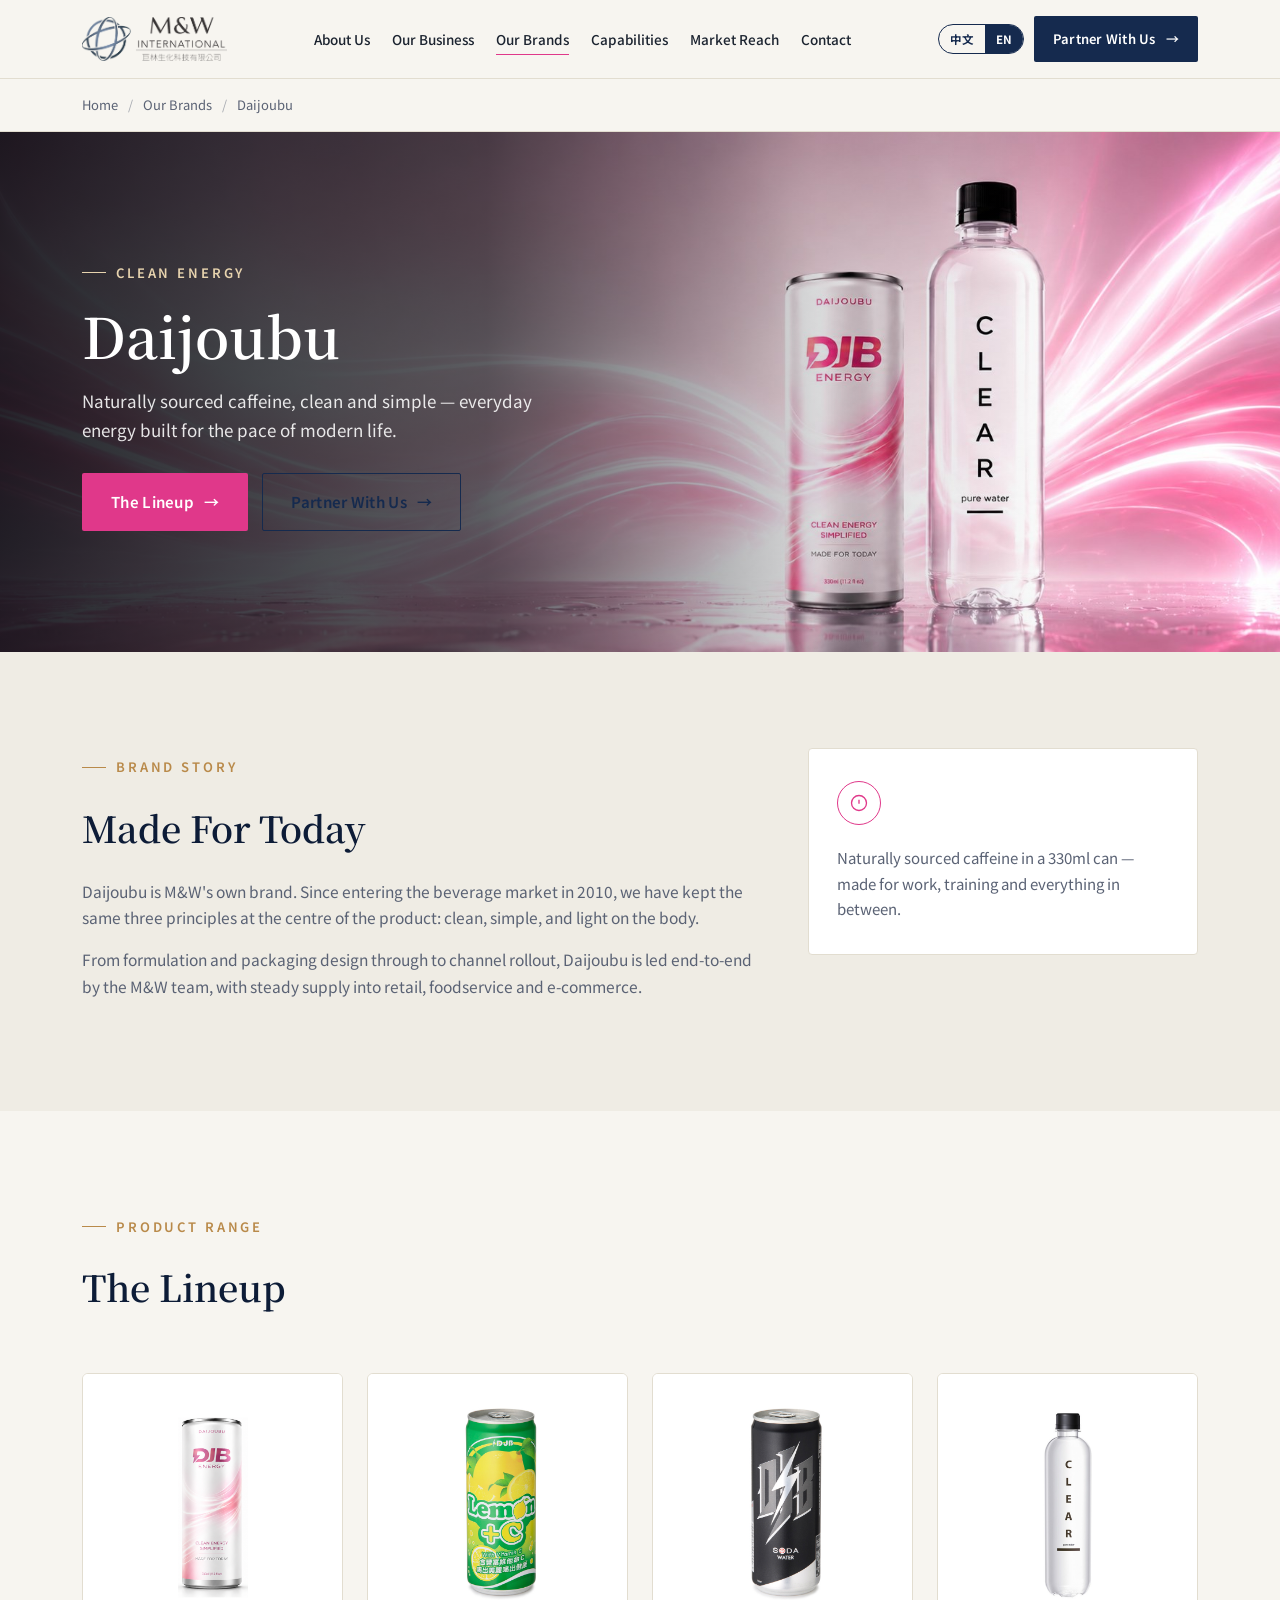
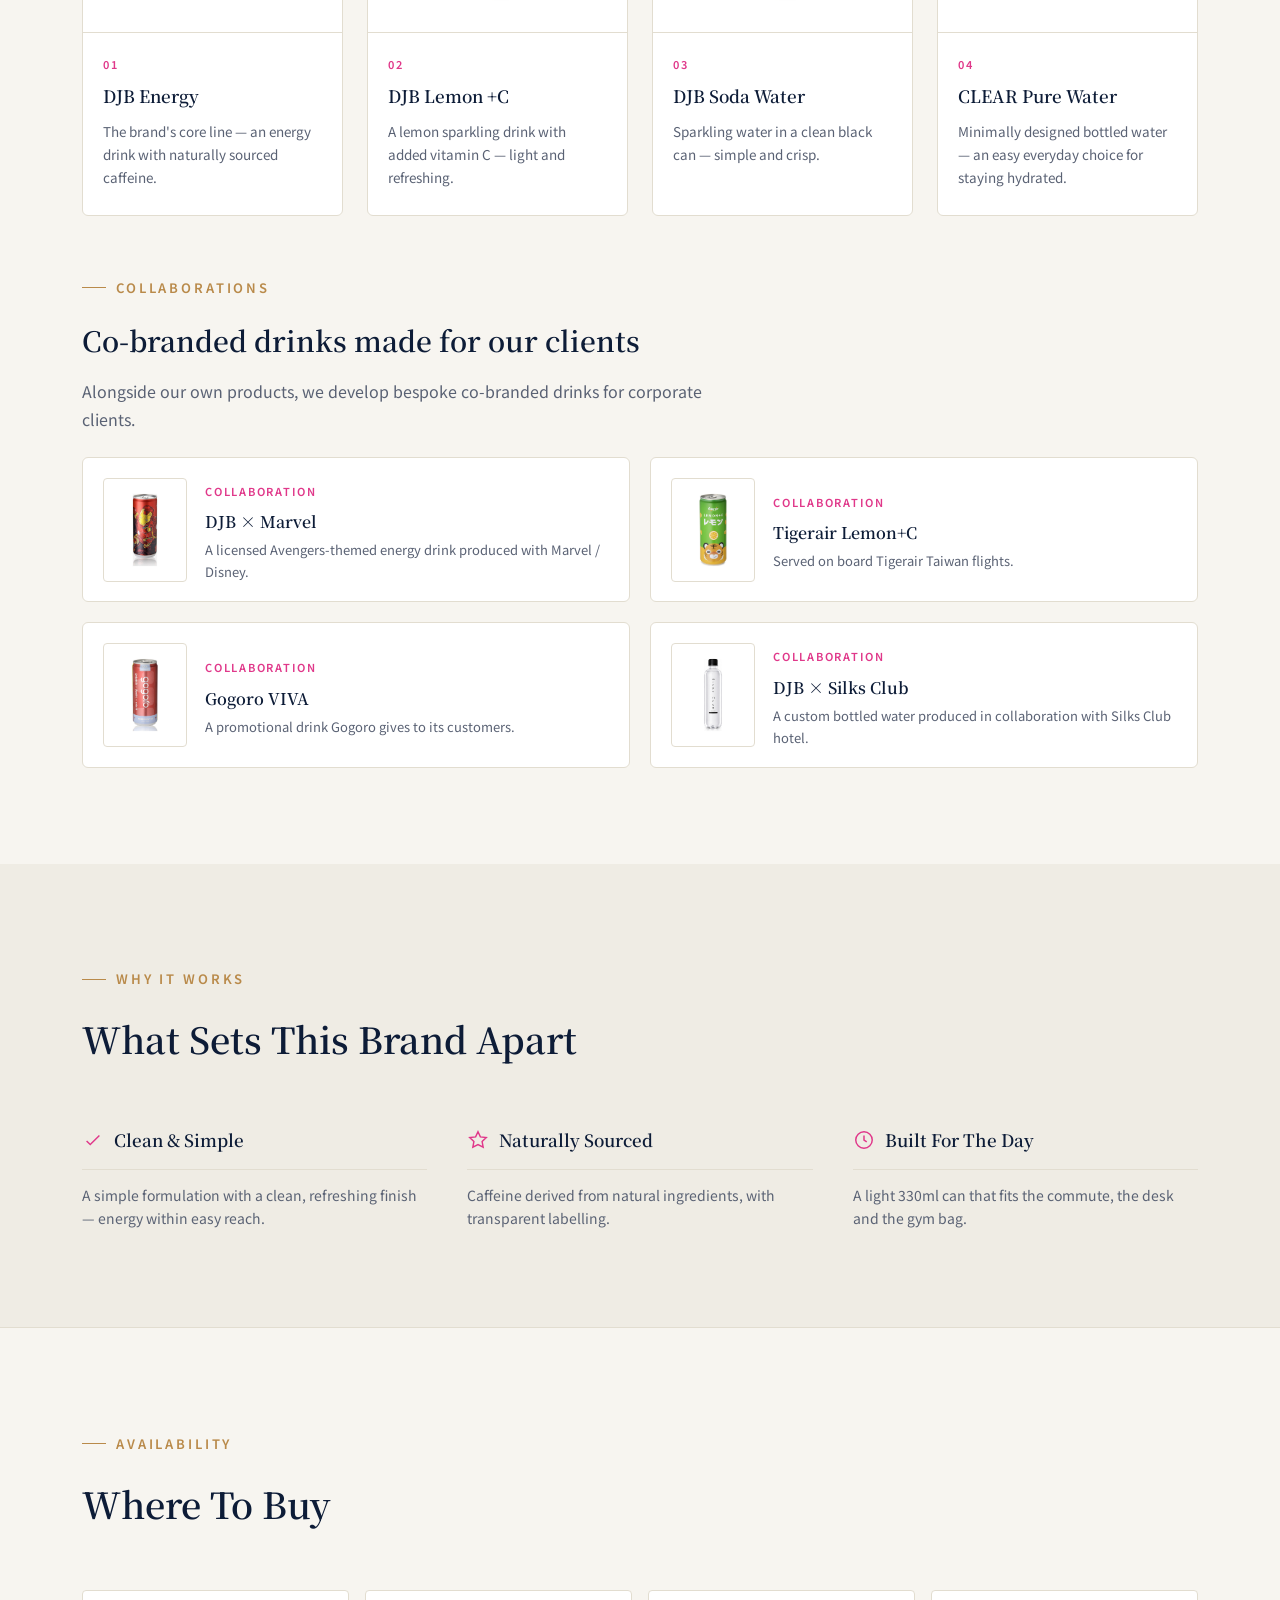
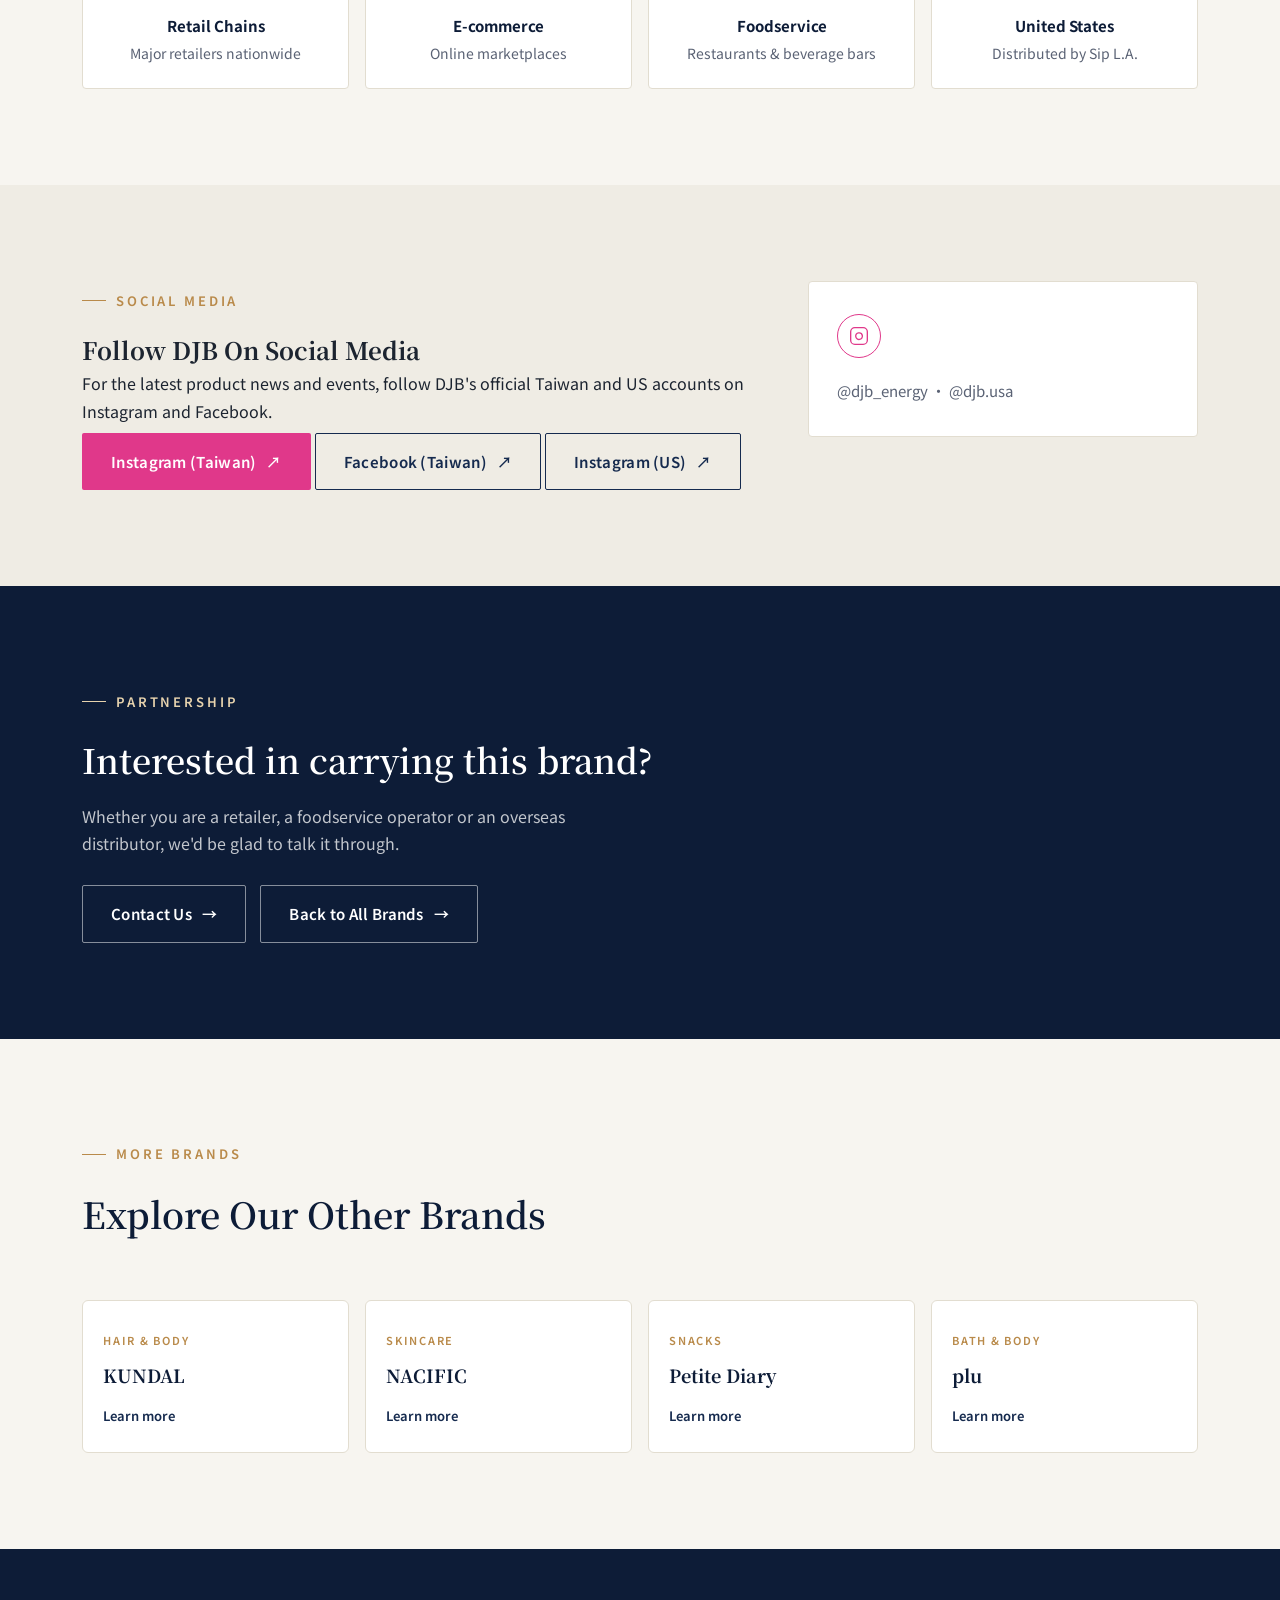
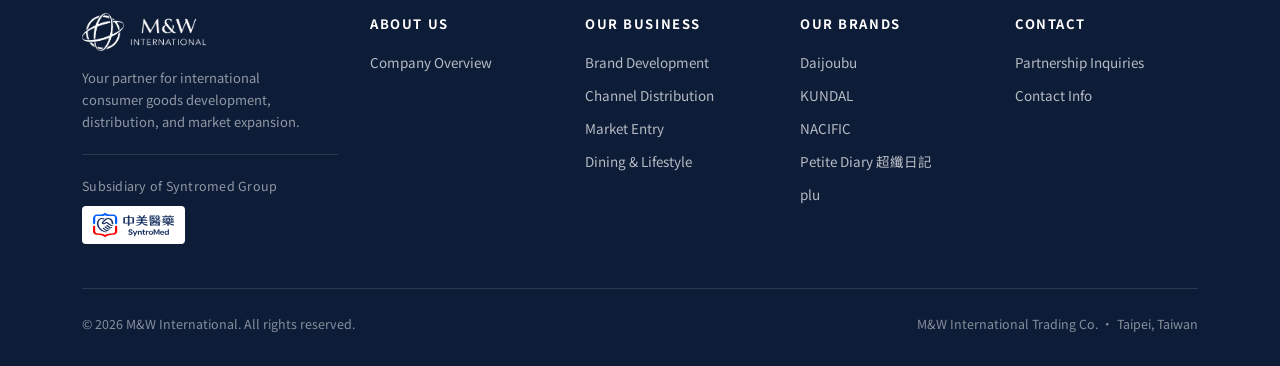
<file: djb.html>
<!DOCTYPE html>
<html lang="zh-Hant">
<head>
<meta charset="UTF-8">
<meta name="viewport" content="width=device-width, initial-scale=1.0">
<title id="pageTitle">Daijoubu｜M&amp;W International</title>
<meta id="pageDesc" name="description" content="Daijoubu — 由 M&amp;W International 開發與經營的自有品牌，旗下 DJB Energy 為天然來源咖啡因的日常能量飲品。">
<link rel="preconnect" href="https://fonts.googleapis.com">
<link rel="preconnect" href="https://fonts.gstatic.com" crossorigin>
<link href="https://fonts.googleapis.com/css2?family=Noto+Serif+TC:wght@500;600;700&family=Noto+Sans+TC:wght@300;400;500;600;700&display=swap" rel="stylesheet">
<style>
/* ===== shared styles (was brand.css) ===== */
/* =========================================================
   M&W International — shared styles for brand pages
   Used by: djb.html, kundal.html, nacific.html,
            petite-diary.html, plu.html
   ========================================================= */

:root{
  --navy:#152a4e;
  --navy-deep:#0d1c37;
  --navy-mid:#25406e;
  --paper:#f7f5f0;
  --paper-alt:#efece4;
  --ink:#1c2430;
  --ink-soft:#5a6274;
  --line:#e2ddd0;
  --gold:#b98a4a;
  --gold-soft:#e7d3ae;
  --radius:2px;
  /* each page overrides --accent */
  --accent:#152a4e;
}

*{box-sizing:border-box;margin:0;padding:0;}
html{scroll-behavior:smooth;}
body{
  font-family:'Noto Sans TC', sans-serif;
  color:var(--ink);
  background:var(--paper);
  line-height:1.7;
  -webkit-font-smoothing:antialiased;
}
h1,h2,h3,h4,.serif{font-family:'Noto Serif TC', serif;}
a{color:inherit;text-decoration:none;}
img{max-width:100%;display:block;}
ul{list-style:none;}

.wrap{max-width:1180px;margin:0 auto;padding:0 32px;}
section{padding:96px 0;}

.eyebrow{
  display:inline-flex;align-items:center;gap:10px;
  font-size:13px;letter-spacing:.22em;text-transform:uppercase;
  color:var(--gold);font-weight:600;margin-bottom:18px;
}
.eyebrow::before{content:"";width:24px;height:1px;background:currentColor;}

.section-head{max-width:640px;margin-bottom:56px;}
.section-head h2{font-size:clamp(24px,3vw,36px);font-weight:600;color:var(--navy-deep);margin-bottom:14px;}
.section-head p{color:var(--ink-soft);font-size:16px;}
.center{text-align:center;margin-left:auto;margin-right:auto;}

/* ---------- buttons ---------- */
.btn{
  display:inline-flex;align-items:center;gap:10px;
  padding:15px 28px;font-size:15px;font-weight:600;letter-spacing:.02em;
  border-radius:var(--radius);cursor:pointer;border:1px solid transparent;
  transition:transform .25s ease, background .25s ease, color .25s ease, border-color .25s ease;
}
.btn:hover{transform:translateY(-2px);}
.btn-primary{background:var(--navy);color:#fff;}
.btn-primary:hover{background:var(--navy-deep);}
.btn-outline{border-color:var(--navy);color:var(--navy);}
.btn-outline:hover{background:var(--navy);color:#fff;}
.btn-accent{background:var(--accent);color:#fff;}
.btn-accent:hover{filter:brightness(.9);}
.btn-ghost-white{border-color:rgba(255,255,255,.5);color:#fff;}
.btn-ghost-white:hover{background:#fff;color:var(--navy);}
.arrow{transition:transform .25s ease;}
.btn:hover .arrow{transform:translateX(4px);}

.skip-link{
  position:absolute;left:-9999px;top:0;background:var(--navy);color:#fff;
  padding:10px 18px;z-index:200;
}
.skip-link:focus{left:0;}

/* ---------- header ---------- */
header{
  position:sticky;top:0;z-index:100;background:rgba(247,245,240,.92);
  backdrop-filter:blur(10px);border-bottom:1px solid var(--line);
}
.nav-inner{display:flex;align-items:center;justify-content:space-between;height:78px;gap:14px;}
.logo{display:flex;align-items:center;gap:10px;flex:none;}
.logo-img{height:44px;width:auto;display:block;}
.logo-on-dark{display:inline-flex;}
.logo-on-dark .logo-img{height:38px;}
nav.primary ul{display:flex;gap:22px;font-size:13.5px;font-weight:500;white-space:nowrap;}
nav.primary a{position:relative;padding:4px 0;color:var(--ink);}
nav.primary a::after{content:"";position:absolute;left:0;bottom:-2px;width:0;height:1px;background:var(--navy);transition:width .25s ease;}
nav.primary a:hover::after{width:100%;}
nav.primary a.current::after{width:100%;background:var(--accent);}
.nav-cta{display:flex;align-items:center;gap:10px;flex:none;}
.nav-cta .btn{padding:11px 18px;font-size:13px;white-space:nowrap;}
.menu-toggle{display:none;background:none;border:none;cursor:pointer;padding:6px;}
.menu-toggle span{display:block;width:22px;height:2px;background:var(--navy);margin:5px 0;transition:.25s;}

.lang-toggle{
  display:flex;align-items:center;border:1px solid var(--navy);border-radius:20px;
  overflow:hidden;font-size:11.5px;font-weight:700;letter-spacing:.02em;flex:none;
}
.lang-toggle button{
  background:none;border:none;padding:6px 11px;cursor:pointer;color:var(--navy);
  font-family:inherit;font-size:11.5px;font-weight:700;transition:background .2s ease,color .2s ease;
}
.lang-toggle button.active{background:var(--navy);color:#fff;}

/* ---------- breadcrumb ---------- */
.crumb{background:var(--paper);border-bottom:1px solid var(--line);}
.crumb .wrap{display:flex;align-items:center;gap:10px;height:52px;font-size:13px;color:var(--ink-soft);}
.crumb a:hover{color:var(--navy);}
.crumb .sep{opacity:.5;}

/* ---------- brand hero ---------- */
.brand-hero{position:relative;overflow:hidden;height:520px;padding:0;}
.brand-hero-bg{position:absolute;inset:0;z-index:0;background-size:cover;background-position:78% center;background-repeat:no-repeat;}
.brand-hero .brand-hero-bg{background-position:71% center;}
.brand-hero-scrim{position:absolute;inset:0;z-index:1;}
.brand-hero.on-light .brand-hero-scrim{
  background:linear-gradient(90deg,rgba(255,255,255,.94) 0%,rgba(255,255,255,.8) 38%,rgba(255,255,255,.25) 64%,rgba(255,255,255,0) 84%);
}
.brand-hero.on-dark .brand-hero-scrim{
  background:linear-gradient(90deg,rgba(8,10,16,.88) 0%,rgba(8,10,16,.66) 38%,rgba(8,10,16,.15) 64%,rgba(8,10,16,0) 84%);
}
.brand-hero-inner{position:relative;z-index:2;height:100%;display:flex;align-items:center;}
.brand-hero-copy{max-width:560px;}
.brand-hero h1{font-size:clamp(32px,4.6vw,56px);font-weight:600;line-height:1.2;margin-bottom:18px;}
.brand-hero .lede{font-size:17px;margin-bottom:28px;max-width:480px;}
.brand-hero .hero-actions{display:flex;gap:14px;flex-wrap:wrap;}
.brand-hero.on-light h1{color:var(--navy-deep);}
.brand-hero.on-light .lede{color:var(--ink-soft);}
.brand-hero.on-light .eyebrow{color:var(--accent);}
.brand-hero.on-dark h1{color:#fff;}
.brand-hero.on-dark .lede{color:rgba(255,255,255,.88);}
.brand-hero.on-dark .eyebrow{color:var(--gold-soft);}

/* ---------- story ---------- */
.story{background:var(--paper-alt);}
.story-grid{display:grid;grid-template-columns:1.4fr .8fr;gap:44px;align-items:start;}
.story h2{font-size:clamp(24px,3vw,36px);font-weight:600;color:var(--navy-deep);margin-bottom:20px;}
.story p{color:var(--ink-soft);margin-bottom:16px;font-size:15.5px;}
.story-box{background:#fff;border:1px solid var(--line);padding:32px 28px;border-radius:4px;}
.story-box .icon{
  width:44px;height:44px;border:1px solid var(--accent);border-radius:50%;
  display:flex;align-items:center;justify-content:center;margin-bottom:20px;color:var(--accent);
}
.story-box p{font-size:15px;color:var(--ink-soft);margin:0;}

/* ---------- product lineup ---------- */
.lineup-grid{display:grid;grid-template-columns:repeat(4,1fr);gap:24px;}
.product-card{
  background:#fff;border:1px solid var(--line);border-radius:6px;overflow:hidden;
  display:flex;flex-direction:column;transition:transform .3s ease, box-shadow .3s ease;
}
.product-card:hover{transform:translateY(-6px);box-shadow:0 14px 30px rgba(21,42,78,.12);}
.product-thumb{
  aspect-ratio:1/1;background:var(--paper-alt);
  display:flex;align-items:center;justify-content:center;
  color:var(--ink-soft);font-size:12px;letter-spacing:.14em;text-transform:uppercase;
  border-bottom:1px solid var(--line);overflow:hidden;
}
.product-thumb img{width:100%;height:100%;min-width:0;min-height:0;object-fit:cover;display:block;}
.product-thumb.contain{background:#fff;padding:14px;}
.product-thumb.contain img{object-fit:contain;}
/* collaborations */
.collab-wrap{margin-top:16px;}
.collab-grid{display:grid;grid-template-columns:repeat(2,1fr);gap:20px;}
.collab-card{display:flex;gap:18px;align-items:center;background:#fff;border:1px solid var(--line);border-radius:6px;padding:18px 20px;}
.collab-thumb{flex:none;width:84px;height:104px;background:#fff;border:1px solid var(--line);border-radius:4px;display:flex;align-items:center;justify-content:center;overflow:hidden;}
.collab-thumb img{width:100%;height:100%;min-width:0;min-height:0;object-fit:contain;}
.collab-text .tag{font-size:11px;letter-spacing:.16em;text-transform:uppercase;color:var(--accent);font-weight:600;}
.collab-text h4{font-size:16px;font-weight:600;color:var(--navy-deep);margin:5px 0 4px;}
.collab-text p{font-size:13px;color:var(--ink-soft);}
@media (max-width:900px){.collab-grid{grid-template-columns:1fr 1fr;}}
@media (max-width:640px){.collab-grid{grid-template-columns:1fr;}}
.channels-section{background:var(--paper);border-top:1px solid var(--line);}
.channel-row{margin-top:8px;}
.product-body{padding:22px 20px 26px;flex:1;display:flex;flex-direction:column;}
.product-body .tag{font-size:11px;letter-spacing:.18em;text-transform:uppercase;color:var(--accent);font-weight:600;margin-bottom:8px;}
.product-body h3{font-size:17px;font-weight:600;color:var(--navy-deep);margin-bottom:10px;}
.product-body p{font-size:13.5px;color:var(--ink-soft);flex:1;}

/* ---------- features ---------- */
.features{background:var(--paper-alt);}
.feature-grid{display:grid;grid-template-columns:repeat(3,1fr);gap:40px;}
.feature h4{display:flex;align-items:center;gap:10px;font-size:17px;font-weight:600;color:var(--navy-deep);margin-bottom:14px;padding-bottom:14px;border-bottom:1px solid var(--line);}
.feature h4 .ic{width:22px;height:22px;color:var(--accent);flex:none;}
.feature p{font-size:14px;color:var(--ink-soft);}

/* ---------- specs table ---------- */

/* ---------- channels ---------- */
.channel-row{display:grid;grid-template-columns:repeat(4,1fr);gap:16px;}
.channel{
  border:1px solid var(--line);background:#fff;border-radius:4px;
  padding:22px 18px;text-align:center;font-size:14px;color:var(--ink-soft);
  text-decoration:none;transition:border-color .25s ease, transform .25s ease;
}
a.channel:hover{border-color:var(--accent);transform:translateY(-3px);}
a.channel b{color:var(--navy-deep);}
.channel b{display:block;color:var(--navy-deep);font-size:15px;margin-bottom:4px;}

/* ---------- CTA band ---------- */
.cta{background:var(--navy-deep);color:#fff;}
.cta h2{font-size:clamp(24px,3vw,34px);font-weight:600;margin-bottom:14px;}
.cta p{color:rgba(255,255,255,.75);max-width:560px;margin-bottom:28px;}
.cta .eyebrow{color:var(--gold-soft);}
.cta-actions{display:flex;gap:14px;flex-wrap:wrap;}

/* ---------- sibling brands ---------- */
.siblings{display:grid;grid-template-columns:repeat(4,1fr);gap:16px;}
.sibling{
  border:1px solid var(--line);background:#fff;border-radius:6px;padding:24px 20px;
  transition:transform .25s ease, box-shadow .25s ease;
}
.sibling:hover{transform:translateY(-4px);box-shadow:0 12px 26px rgba(21,42,78,.1);}
.sibling .tag{font-size:11px;letter-spacing:.16em;text-transform:uppercase;color:var(--gold);font-weight:600;}
.sibling h4{font-size:18px;color:var(--navy-deep);margin:8px 0 10px;}
.sibling span{font-size:13px;color:var(--navy);font-weight:600;}

/* ---------- footer ---------- */
footer{background:var(--navy-deep);color:rgba(255,255,255,.7);padding:64px 0 32px;}
.footer-grid{display:grid;grid-template-columns:1.4fr repeat(4,1fr);gap:32px;margin-bottom:44px;}
footer h5{color:#fff;font-size:13px;letter-spacing:.12em;text-transform:uppercase;margin-bottom:16px;}
footer ul li{margin-bottom:10px;font-size:13.5px;}
footer ul a:hover{color:#fff;}
.footer-bottom{
  border-top:1px solid rgba(255,255,255,.12);padding-top:24px;
  display:flex;justify-content:space-between;flex-wrap:wrap;gap:10px;font-size:12.5px;
  color:rgba(255,255,255,.5);
}

/* ---------- placeholder marker ---------- */
.ph{
  display:inline-block;font-size:11px;letter-spacing:.1em;text-transform:uppercase;
  background:var(--gold-soft);color:#5a4319;padding:2px 8px;border-radius:2px;
  margin-left:8px;vertical-align:middle;font-weight:700;
}

/* ---------- responsive ---------- */
@media (max-width:960px){
  .story-grid{grid-template-columns:1fr;}
  .lineup-grid{grid-template-columns:repeat(2,1fr);}
  .feature-grid{grid-template-columns:1fr;gap:28px;}
  .channel-row{grid-template-columns:repeat(2,1fr);}
  .siblings{grid-template-columns:repeat(2,1fr);}
  .footer-grid{grid-template-columns:1fr 1fr;}
  nav.primary{display:none;}
  .menu-toggle{display:block;}
}
@media (max-width:640px){
  section{padding:64px 0;}
  .wrap{padding:0 20px;}
  .brand-hero{height:auto;padding:56px 0 300px;}
  .brand-hero-bg{background-position:80% bottom;}
  .brand-hero.on-light .brand-hero-scrim{background:linear-gradient(180deg,rgba(255,255,255,.95) 0%,rgba(255,255,255,.85) 40%,rgba(255,255,255,0) 75%);}
  .brand-hero.on-dark .brand-hero-scrim{background:linear-gradient(180deg,rgba(8,10,16,.92) 0%,rgba(8,10,16,.7) 40%,rgba(8,10,16,0) 75%);}
  .lineup-grid{grid-template-columns:1fr;}
  .channel-row{grid-template-columns:1fr;}
  .siblings{grid-template-columns:1fr;}
  
}
@media (prefers-reduced-motion: reduce){
  html{scroll-behavior:auto;}
  *{transition:none !important;}
}

</style>
<style>:root{--accent:#e0388a;}</style>
</head>
<body>
<a class="skip-link" href="#main" data-i18n="skip">跳至主要內容</a>

<!-- ================= HEADER ================= -->
<header>
  <div class="wrap nav-inner">
    <a class="logo" href="index.html">
      <img class="logo-img" src="mw-logo-cn.png" alt="M&amp;W International 巨林生化科技有限公司" width="641" height="195">
    </a>
    <nav class="primary" aria-label="Main navigation">
      <ul>
        <li><a href="index.html#about" data-i18n="navAbout">關於我們</a></li>
        <li><a href="index.html#business" data-i18n="navBusiness">我們的事業</a></li>
        <li><a class="current" href="index.html#brands" data-i18n="navBrands">品牌產品</a></li>
        <li><a href="index.html#capabilities" data-i18n="navCapabilities">核心能力</a></li>
        <li><a href="index.html#market" data-i18n="navMarket">市場佈局</a></li>
        <li><a href="index.html#contact" data-i18n="navContact">聯絡我們</a></li>
      </ul>
    </nav>
    <div class="nav-cta">
      <div class="lang-toggle" role="group" aria-label="Language / 語言">
        <button type="button" id="langZh" class="active" aria-pressed="true">中文</button>
        <button type="button" id="langEn" aria-pressed="false">EN</button>
      </div>
      <a class="btn btn-primary" href="index.html#contact"><span data-i18n="navCta">合作夥伴洽談</span> <span class="arrow">→</span></a>
      <button class="menu-toggle" id="menuToggle" aria-label="Open menu" aria-expanded="false" aria-controls="mobileNav">
        <span></span><span></span><span></span>
      </button>
    </div>
  </div>
  <nav id="mobileNav" class="primary" aria-label="Mobile navigation" style="display:none;padding:0 32px 24px;">
    <ul style="flex-direction:column;gap:18px;">
      <li><a href="index.html#about" data-i18n="navAbout">關於我們</a></li>
      <li><a href="index.html#business" data-i18n="navBusiness">我們的事業</a></li>
      <li><a href="index.html#brands" data-i18n="navBrands">品牌產品</a></li>
      <li><a href="index.html#capabilities" data-i18n="navCapabilities">核心能力</a></li>
      <li><a href="index.html#market" data-i18n="navMarket">市場佈局</a></li>
      <li><a href="index.html#contact" data-i18n="navContact">聯絡我們</a></li>
    </ul>
  </nav>
</header>

<!-- ================= BREADCRUMB ================= -->
<div class="crumb">
  <div class="wrap">
    <a href="index.html" data-i18n="crumbHome">首頁</a>
    <span class="sep">/</span>
    <a href="index.html#brands" data-i18n="crumbBrands">品牌產品</a>
    <span class="sep">/</span>
    <span>Daijoubu</span>
  </div>
</div>

<main id="main">

<!-- ================= BRAND HERO ================= -->
<section class="brand-hero on-dark">
  <div class="brand-hero-bg" style="background-image:url('djb_hero_2026.jpg');" role="img" aria-label="Daijoubu"></div>
  <div class="brand-hero-scrim"></div>
  <div class="wrap brand-hero-inner">
    <div class="brand-hero-copy">
      <span class="eyebrow" data-i18n="heroKicker">純淨能量 Clean Energy</span>
      <h1 data-i18n-html="heroH1">Daijoubu</h1>
      <p class="lede" data-i18n="heroLede">天然來源咖啡因、簡單俐落，為現代生活節奏設計的每日能量補給。</p>
      <div class="hero-actions">
        <a class="btn btn-accent" href="#lineup"><span data-i18n="lineupH2">產品陣容</span> <span class="arrow">→</span></a>
        <a class="btn btn-outline" href="index.html#contact"><span data-i18n="navCta">合作夥伴洽談</span> <span class="arrow">→</span></a>
      </div>
    </div>
  </div>
</section>

<!-- ================= BRAND STORY ================= -->
<section class="story" id="story">
  <div class="wrap">
    <div class="story-grid">
      <div>
        <span class="eyebrow" data-i18n="storyEyebrow">品牌故事</span>
        <h2 data-i18n="storyH2">為今天而生的能量飲</h2>
        <p data-i18n="storyP1">Daijoubu 是 M&amp;W 自有品牌，自 2010 年投入飲品市場以來，持續以「純淨、簡單、無負擔」作為產品核心。我們相信能量補給不該以健康為代價。</p>
        <p data-i18n="storyP2">從配方設計、包裝視覺到通路佈局，DJB 由 M&amp;W 團隊一手主導，並持續為零售、餐飲與電商通路提供穩定供應。</p>
      </div>
      <aside class="story-box">
        <div class="icon">
          <svg width="20" height="20" viewBox="0 0 24 24" fill="none" stroke="currentColor" stroke-width="1.6"><circle cx="12" cy="12" r="9"/><path d="M12 8v5M12 16h.01"/></svg>
        </div>
        <p data-i18n="storyBox">天然來源咖啡因，330ml 隨手瓶身，適合工作、運動與日常提神。</p>
      </aside>
    </div>
  </div>
</section>

<!-- ================= PRODUCT LINEUP ================= -->
<section id="lineup">
  <div class="wrap">
    <div class="section-head">
      <span class="eyebrow" data-i18n="lineupEyebrow">產品系列</span>
      <h2 data-i18n="lineupH2">產品陣容</h2>
    </div>
    <div class="lineup-grid">
      <article class="product-card">
        <div class="product-thumb contain"><img src="djb_can_2026.png" alt="DJB Energy" width="900" height="900"></div>
        <div class="product-body">
          <span class="tag">01</span>
          <h3 data-i18n="p1T">DJB Energy</h3>
          <p data-i18n="p1D">品牌核心產品線，天然來源咖啡因的能量飲。</p>
        </div>
      </article>
      <article class="product-card">
        <div class="product-thumb"><img src="product-lemonc.jpg" alt="DJB Lemon +C" width="900" height="900"></div>
        <div class="product-body">
          <span class="tag">02</span>
          <h3 data-i18n="p2T">DJB Lemon +C</h3>
          <p data-i18n="p2D">添加維他命 C 的檸檬風味氣泡飲，清爽提神。</p>
        </div>
      </article>
      <article class="product-card">
        <div class="product-thumb"><img src="product-soda.jpg" alt="DJB Soda Water" width="900" height="900"></div>
        <div class="product-body">
          <span class="tag">03</span>
          <h3 data-i18n="p3T">DJB Soda Water</h3>
          <p data-i18n="p3D">俐落黑罐設計的氣泡水，純粹暢快。</p>
        </div>
      </article>
      <article class="product-card">
        <div class="product-thumb contain"><img src="product-clear.jpg" alt="CLEAR pure water" width="900" height="900"></div>
        <div class="product-body">
          <span class="tag">04</span>
          <h3 data-i18n="p4T">CLEAR 純水</h3>
          <p data-i18n="p4D">簡約設計的純淨瓶裝水，日常補水的清爽選擇。</p>
        </div>
      </article>
    </div>

    <div class="collab-wrap">
      <div class="section-head" style="margin:52px 0 24px;">
        <span class="eyebrow" data-i18n="collabEyebrow">合作聯名</span>
        <h2 style="font-size:clamp(20px,2.4vw,28px);" data-i18n="collabH2">為品牌客戶打造的聯名飲品</h2>
        <p data-i18n="collabSub">除了自有產品，我們也為企業客戶開發專屬聯名飲品。</p>
      </div>
      <div class="collab-grid">
        <div class="collab-card">
          <div class="collab-thumb"><img src="product-avengers.jpg" alt="DJB × Marvel Avengers 聯名能量飲" width="900" height="900"></div>
          <div class="collab-text">
            <span class="tag" data-i18n="collabTag">聯名 Collaboration</span>
            <h4>DJB &times; Marvel</h4>
            <p data-i18n="collabAvengers">與 Marvel／Disney 合作、以《復仇者聯盟》為主題的授權聯名能量飲。</p>
          </div>
        </div>
        <div class="collab-card">
          <div class="collab-thumb"><img src="cobrand-tigerair.jpg" alt="Tigerair Lemon+C" width="900" height="900"></div>
          <div class="collab-text">
            <span class="tag" data-i18n="collabTag">聯名 Collaboration</span>
            <h4>Tigerair Lemon+C</h4>
            <p data-i18n="collabTigerair">台灣虎航機上供應的飲品。</p>
          </div>
        </div>
        <div class="collab-card">
          <div class="collab-thumb"><img src="cobrand-gogoro.jpg" alt="Gogoro Energy+U" width="900" height="900"></div>
          <div class="collab-text">
            <span class="tag" data-i18n="collabTag">聯名 Collaboration</span>
            <h4>Gogoro VIVA</h4>
            <p data-i18n="collabGogoro">Gogoro 贈送給顧客的宣傳飲品。</p>
          </div>
        </div>
        <div class="collab-card">
          <div class="collab-thumb"><img src="product-silksclub.jpg" alt="DJB × Silks Club 客製化瓶裝水" width="900" height="900"></div>
          <div class="collab-text">
            <span class="tag" data-i18n="collabTag">聯名 Collaboration</span>
            <h4>DJB &times; Silks Club</h4>
            <p data-i18n="collabSilksClub">與 Silks Club 酒店合作推出的客製化瓶裝水。</p>
          </div>
        </div>
      </div>
    </div>
  </div>
</section>

<!-- ================= FEATURES ================= -->
<section class="features" id="features">
  <div class="wrap">
    <div class="section-head">
      <span class="eyebrow" data-i18n="featuresEyebrow">產品特色</span>
      <h2 data-i18n="featuresH2">為什麼選擇這個品牌</h2>
    </div>
    <div class="feature-grid">
      <div class="feature">
        <h4><svg class="ic" viewBox="0 0 24 24" fill="none" stroke="currentColor" stroke-width="1.6"><path d="M5 13l4 4L19 7"/></svg><span data-i18n="feat1T">簡單俐落</span></h4>
        <p data-i18n="feat1D">配方簡單、口感清爽，是日常隨手可得的能量選擇。</p>
      </div>
      <div class="feature">
        <h4><svg class="ic" viewBox="0 0 24 24" fill="none" stroke="currentColor" stroke-width="1.6"><path d="M12 3l2.6 5.6L21 9.4l-4.5 4.3 1.1 6.1L12 17l-5.6 2.8 1.1-6.1L3 9.4l6.4-.8z"/></svg><span data-i18n="feat2T">天然來源</span></h4>
        <p data-i18n="feat2D">咖啡因來自天然原料，成分透明、標示清楚。</p>
      </div>
      <div class="feature">
        <h4><svg class="ic" viewBox="0 0 24 24" fill="none" stroke="currentColor" stroke-width="1.6"><circle cx="12" cy="12" r="9"/><path d="M12 7v5l3 2"/></svg><span data-i18n="feat3T">為今天設計</span></h4>
        <p data-i18n="feat3D">330ml 輕巧瓶身，通勤、辦公與運動場景皆適用。</p>
      </div>
    </div>
  </div>
</section>

<!-- ================= CHANNELS ================= -->
<!-- SCAFFOLD: replace with the actual retail / e-commerce partners -->
<section id="channels" class="channels-section">
  <div class="wrap">
    <div class="section-head">
      <span class="eyebrow" data-i18n="channelEyebrow">銷售通路</span>
      <h2 data-i18n="channelH2">哪裡買得到</h2>
          </div>
    <div class="channel-row">
      <div class="channel"><b data-i18n="ch1">連鎖零售</b><span data-i18n="ch1d">全台主要通路</span></div>
      <div class="channel"><b data-i18n="ch2">電商平台</b><span data-i18n="ch2d">線上購物通路</span></div>
      <div class="channel"><b data-i18n="ch3">餐飲通路</b><span data-i18n="ch3d">餐廳與飲品店</span></div>
      <a class="channel" href="https://sipla.us/" target="_blank" rel="noopener"><b data-i18n="ch4">美國</b><span data-i18n="ch4d">由 Sip L.A. 代理</span></a>
    </div>
  </div>
</section>

<!-- ================= FOLLOW / SOCIAL ================= -->
<section class="features" id="follow">
  <div class="wrap">
    <div class="story-grid">
      <div>
        <span class="eyebrow" data-i18n="socEyebrow">社群媒體</span>
        <h2 data-i18n="socH2">在社群平台上關注 DJB</h2>
        <p data-i18n="socP">想掌握最新產品資訊與活動消息，歡迎在 Instagram 與 Facebook 上追蹤 DJB 台灣與美國官方帳號。</p>
        <div class="hero-actions" style="margin-top:8px;">
          <a class="btn btn-accent" href="https://www.instagram.com/djb_energy/" target="_blank" rel="noopener">
            <span data-i18n="socIgTwBtn">Instagram（台灣）</span> <span class="arrow">↗</span>
          </a>
          <a class="btn btn-outline" href="https://www.facebook.com/DJBDrink/" target="_blank" rel="noopener">
            <span data-i18n="socFbTwBtn">Facebook（台灣）</span> <span class="arrow">↗</span>
          </a>
          <a class="btn btn-outline" href="https://www.instagram.com/djb.usa" target="_blank" rel="noopener">
            <span data-i18n="socIgUsBtn">Instagram（美國）</span> <span class="arrow">↗</span>
          </a>
        </div>
      </div>
      <aside class="story-box">
        <div class="icon">
          <svg width="20" height="20" viewBox="0 0 24 24" fill="none" stroke="currentColor" stroke-width="1.6"><rect x="2" y="2" width="20" height="20" rx="5"/><path d="M16 11.4a4 4 0 11-7.9 1.2A4 4 0 0116 11.4z"/><path d="M17.5 6.5h.01"/></svg>
        </div>
        <p data-i18n="socBox">@djb_energy・@djb.usa</p>
      </aside>
    </div>
  </div>
</section>

<!-- ================= CTA ================= -->
<section class="cta" id="cta">
  <div class="wrap">
    <span class="eyebrow" data-i18n="ctaEyebrow">合作洽談</span>
    <h2 data-i18n="ctaH2">想代理或引進這個品牌？</h2>
    <p data-i18n="ctaP">無論您是零售通路、餐飲業者或海外代理夥伴，我們都樂於一同討論合作方式。</p>
    <div class="cta-actions">
      <a class="btn btn-ghost-white" href="index.html#contact"><span data-i18n="ctaBtn1">聯絡我們</span> <span class="arrow">→</span></a>
      <a class="btn btn-ghost-white" href="index.html#brands"><span data-i18n="ctaBtn2">回到品牌總覽</span> <span class="arrow">→</span></a>
    </div>
  </div>
</section>

<!-- ================= OTHER BRANDS ================= -->
<section id="siblings">
  <div class="wrap">
    <div class="section-head">
      <span class="eyebrow" data-i18n="sibEyebrow">其他品牌</span>
      <h2 data-i18n="sibH2">探索更多品牌</h2>
    </div>
    <div class="siblings">
      <a class="sibling" href="kundal.html">
        <span class="tag">Hair &amp; Body</span>
        <h4>KUNDAL</h4>
        <span data-i18n="sibMore">了解更多</span>
      </a>
      <a class="sibling" href="nacific.html">
        <span class="tag">Skincare</span>
        <h4>NACIFIC</h4>
        <span data-i18n="sibMore">了解更多</span>
      </a>
      <a class="sibling" href="petite-diary.html">
        <span class="tag">Snacks</span>
        <h4>Petite Diary</h4>
        <span data-i18n="sibMore">了解更多</span>
      </a>
      <a class="sibling" href="plu.html">
        <span class="tag">Bath &amp; Body</span>
        <h4>plu</h4>
        <span data-i18n="sibMore">了解更多</span>
      </a>
    </div>
  </div>
</section>

</main>

<!-- ================= FOOTER ================= -->
<footer>
  <div class="wrap">
    <div class="footer-grid">
      <div>
        <div class="logo logo-on-dark" style="margin-bottom:16px;">
          <img class="logo-img" src="mw-logo-en-white.png" alt="M&amp;W International" width="633" height="194">
        </div>
        <p style="font-size:13px;max-width:230px;color:rgba(255,255,255,.55);" data-i18n="footerTagline">國際消費品開發、代理與市場拓展夥伴。</p>
        <div style="margin-top:20px;padding-top:20px;border-top:1px solid rgba(255,255,255,.12);">
          <p style="font-size:12.5px;letter-spacing:.02em;color:rgba(255,255,255,.55);margin-bottom:10px;max-width:230px;" data-i18n="parentLabel">中美企業集團</p>
          <a href="https://syntromed.com/" target="_blank" rel="noopener" style="display:inline-flex;align-items:center;text-decoration:none;">
            <span style="background:#fff;border-radius:4px;padding:7px 11px;display:inline-flex;align-items:center;">
              <img src="syntromed_logo.svg" alt="Syntromed" width="161" height="48" style="height:24px;width:auto;display:block;">
            </span>
          </a>
        </div>
      </div>
      <div>
        <h5 data-i18n="navAbout">關於我們</h5>
        <ul>
          <li><a href="index.html#about" data-i18n="fCompanyOverview">公司介紹</a></li>
          
        </ul>
      </div>
      <div>
        <h5 data-i18n="navBusiness">我們的事業</h5>
        <ul>
          <li><a href="index.html#business" data-i18n="biz1Title">品牌開發</a></li>
          <li><a href="index.html#business" data-i18n="biz2Title">通路代理</a></li>
          <li><a href="index.html#business" data-i18n="biz3Title">市場進入</a></li>
          <li><a href="dining.html" data-i18n="biz4Title">餐飲與生活體驗</a></li>
        </ul>
      </div>
      <div>
        <h5 data-i18n="navBrands">品牌產品</h5>
        <ul>
          <li><a href="djb.html">Daijoubu</a></li>
          <li><a href="kundal.html">KUNDAL</a></li>
          <li><a href="nacific.html">NACIFIC</a></li>
          <li><a href="petite-diary.html" data-i18n="fPetiteDiary">超纖日記 Petite Diary</a></li>
          <li><a href="plu.html">plu</a></li>
        </ul>
      </div>
      <div>
        <h5 data-i18n="navContact">聯絡我們</h5>
        <ul>
          <li><a href="index.html#contact" data-i18n="fPartnerInquiries">合作洽談</a></li>
          <li><a href="index.html#contact" data-i18n="fContactInfo">聯絡資訊</a></li>
        </ul>
      </div>
    </div>
    <div class="footer-bottom">
      <span data-i18n="copyright">© 2026 M&amp;W International. All rights reserved.</span>
      <span data-i18n="footerAddr">巨林生化科技有限公司・台北，台灣</span>
    </div>
  </div>
</footer>

<script>
/* Page-specific copy. Shared header/footer strings live in brand.js */
window.PAGE_I18N = {
  "zh": {
    "pageTitle": "Daijoubu｜M&W International",
    "pageDesc": "Daijoubu — 由 M&W International 開發與經營的自有品牌，旗下 DJB Energy 為天然來源咖啡因的日常能量飲品。",
    "heroKicker": "純淨能量 Clean Energy",
    "heroH1": "Daijoubu",
    "heroLede": "天然來源咖啡因、簡單俐落，為現代生活節奏設計的每日能量補給。",
    "storyH2": "為今天而生的能量飲",
    "storyP1": "Daijoubu 是 M&W 自有品牌，自 2010 年投入飲品市場以來，持續以「純淨、簡單、無負擔」作為產品核心。我們相信能量補給不該以健康為代價。",
    "storyP2": "從配方設計、包裝視覺到通路佈局，Daijoubu 由 M&W 團隊一手主導，並持續為零售、餐飲與電商通路提供穩定供應。",
    "storyBox": "天然來源咖啡因，330ml 隨手瓶身，適合工作、運動與日常提神。",
    "feat1T": "簡單俐落",
    "feat1D": "配方簡單、口感清爽，是日常隨手可得的能量選擇。",
    "feat2T": "天然來源",
    "feat2D": "咖啡因來自天然原料，成分透明、標示清楚。",
    "feat3T": "為今天設計",
    "feat3D": "330ml 輕巧瓶身，通勤、辦公與運動場景皆適用。",
    "p1T": "DJB Energy",
    "p1D": "品牌核心產品線，天然來源咖啡因的能量飲。",
    "p2T": "DJB Lemon +C",
    "p2D": "添加維他命 C 的檸檬風味氣泡飲，清爽提神。",
    "p3T": "DJB Soda Water",
    "p3D": "俐落黑罐設計的氣泡水，純粹暢快。",
    "p4T": "CLEAR 純水",
    "p4D": "簡約設計的純淨瓶裝水，日常補水的清爽選擇。",
    "collabEyebrow": "合作聯名", "collabH2": "為品牌客戶打造的聯名飲品", "collabSub": "除了自有產品，我們也為企業客戶開發專屬聯名飲品。", "collabTag": "聯名 Collaboration", "collabGogoro": "Gogoro 贈送給顧客的宣傳飲品。", "collabTigerair": "台灣虎航機上供應的飲品。", "collabAvengers": "與 Marvel／Disney 合作、以《復仇者聯盟》為主題的授權聯名能量飲。", "collabSilksClub": "與 Silks Club 酒店合作推出的客製化瓶裝水。",
    "socEyebrow": "社群媒體", "socH2": "在社群平台上關注 DJB", "socP": "想掌握最新產品資訊與活動消息，歡迎在 Instagram 與 Facebook 上追蹤 DJB 台灣與美國官方帳號。", "socIgTwBtn": "Instagram（台灣）", "socFbTwBtn": "Facebook（台灣）", "socIgUsBtn": "Instagram（美國）", "socBox": "@djb_energy・@djb.usa"
  },
  "en": {
    "pageTitle": "Daijoubu | M&W International",
    "pageDesc": "Daijoubu — an M&W International house brand, whose DJB Energy line delivers naturally sourced everyday energy.",
    "heroKicker": "Clean Energy",
    "heroH1": "Daijoubu",
    "heroLede": "Naturally sourced caffeine, clean and simple — everyday energy built for the pace of modern life.",
    "storyH2": "Made For Today",
    "storyP1": "Daijoubu is M&W's own brand. Since entering the beverage market in 2010, we have kept the same three principles at the centre of the product: clean, simple, and light on the body.",
    "storyP2": "From formulation and packaging design through to channel rollout, Daijoubu is led end-to-end by the M&W team, with steady supply into retail, foodservice and e-commerce.",
    "storyBox": "Naturally sourced caffeine in a 330ml can — made for work, training and everything in between.",
    "feat1T": "Clean & Simple",
    "feat1D": "A simple formulation with a clean, refreshing finish — energy within easy reach.",
    "feat2T": "Naturally Sourced",
    "feat2D": "Caffeine derived from natural ingredients, with transparent labelling.",
    "feat3T": "Built For The Day",
    "feat3D": "A light 330ml can that fits the commute, the desk and the gym bag.",
    "p1T": "DJB Energy",
    "p1D": "The brand's core line — an energy drink with naturally sourced caffeine.",
    "p2T": "DJB Lemon +C",
    "p2D": "A lemon sparkling drink with added vitamin C — light and refreshing.",
    "p3T": "DJB Soda Water",
    "p3D": "Sparkling water in a clean black can — simple and crisp.",
    "p4T": "CLEAR Pure Water",
    "p4D": "Minimally designed bottled water — an easy everyday choice for staying hydrated.",
    "collabEyebrow": "Collaborations", "collabH2": "Co-branded drinks made for our clients", "collabSub": "Alongside our own products, we develop bespoke co-branded drinks for corporate clients.", "collabTag": "Collaboration", "collabGogoro": "A promotional drink Gogoro gives to its customers.", "collabTigerair": "Served on board Tigerair Taiwan flights.", "collabAvengers": "A licensed Avengers-themed energy drink produced with Marvel / Disney.", "collabSilksClub": "A custom bottled water produced in collaboration with Silks Club hotel.",
    "socEyebrow": "Social Media", "socH2": "Follow DJB On Social Media", "socP": "For the latest product news and events, follow DJB's official Taiwan and US accounts on Instagram and Facebook.", "socIgTwBtn": "Instagram (Taiwan)", "socFbTwBtn": "Facebook (Taiwan)", "socIgUsBtn": "Instagram (US)", "socBox": "@djb_energy \u00b7 @djb.usa", "collabSilksClub": "A custom bottled water produced in collaboration with Silks Club hotel."
  }
};
</script>
<script>
/* ===== shared behaviour (was brand.js) ===== */
/* =========================================================
   M&W International — shared behaviour for brand pages
   Language toggle + mobile menu.
   Each brand page defines window.PAGE_I18N = { zh:{...}, en:{...} }
   before loading this file; those keys are merged on top of the
   shared chrome strings below.
   ========================================================= */

(function () {
  'use strict';

  var CHROME = {
    zh: {
      skip: "跳至主要內容",
      navAbout: "關於我們", navBusiness: "我們的事業", navBrands: "品牌產品",
      navCapabilities: "核心能力", navMarket: "市場佈局", navContact: "聯絡我們",
      navCta: "合作夥伴洽談",
      crumbHome: "首頁", crumbBrands: "品牌產品",
      storyEyebrow: "品牌故事",
      lineupEyebrow: "產品系列", lineupH2: "產品陣容",
      featuresEyebrow: "產品特色", featuresH2: "為什麼選擇這個品牌",
      channelEyebrow: "銷售通路", channelH2: "哪裡買得到",
      ch1: "連鎖零售", ch1d: "全台主要通路", ch2: "電商平台", ch2d: "線上購物通路",
      ch3: "餐飲通路", ch3d: "餐廳與飲品店", ch4: "美國", ch4d: "由 Sip L.A. 代理",
      ctaEyebrow: "合作洽談", ctaH2: "想代理或引進這個品牌？",
      ctaP: "無論您是零售通路、餐飲業者或海外代理夥伴，我們都樂於一同討論合作方式。",
      ctaBtn1: "聯絡我們", ctaBtn2: "回到品牌總覽",
      sibEyebrow: "其他品牌", sibH2: "探索更多品牌",
      sibMore: "了解更多",
      footerTagline: "國際消費品開發、代理與市場拓展夥伴。",
      fCompanyOverview: "公司介紹", parentLabel: "中美企業集團",
      fPartnerInquiries: "合作洽談", fContactInfo: "聯絡資訊",
      biz1Title: "品牌開發", biz2Title: "通路代理", biz3Title: "市場進入", biz4Title: "餐飲與生活體驗",
      cap1Title: "策略規劃", cap2Title: "創意設計", cap3Title: "商業執行",
      fPetiteDiary: "超纖日記 Petite Diary",
      copyright: "© 2026 M&W International. All rights reserved.",
      footerAddr: "巨林生化科技有限公司・台北，台灣",
      phLabel: "待補"
    },
    en: {
      skip: "Skip to main content",
      navAbout: "About Us", navBusiness: "Our Business", navBrands: "Our Brands",
      navCapabilities: "Capabilities", navMarket: "Market Reach", navContact: "Contact",
      navCta: "Partner With Us",
      crumbHome: "Home", crumbBrands: "Our Brands",
      storyEyebrow: "Brand Story",
      lineupEyebrow: "Product Range", lineupH2: "The Lineup",
      featuresEyebrow: "Why It Works", featuresH2: "What Sets This Brand Apart",
      channelEyebrow: "Availability", channelH2: "Where To Buy",
      ch1: "Retail Chains", ch1d: "Major retailers nationwide", ch2: "E-commerce", ch2d: "Online marketplaces",
      ch3: "Foodservice", ch3d: "Restaurants & beverage bars", ch4: "United States", ch4d: "Distributed by Sip L.A.",
      ctaEyebrow: "Partnership", ctaH2: "Interested in carrying this brand?",
      ctaP: "Whether you are a retailer, a foodservice operator or an overseas distributor, we'd be glad to talk it through.",
      ctaBtn1: "Contact Us", ctaBtn2: "Back to All Brands",
      sibEyebrow: "More Brands", sibH2: "Explore Our Other Brands",
      sibMore: "Learn more",
      footerTagline: "Your partner for international consumer goods development, distribution, and market expansion.",
      fCompanyOverview: "Company Overview", parentLabel: "Subsidiary of Syntromed Group",
      fPartnerInquiries: "Partnership Inquiries", fContactInfo: "Contact Info",
      biz1Title: "Brand Development", biz2Title: "Channel Distribution", biz3Title: "Market Entry", biz4Title: "Dining & Lifestyle",
      cap1Title: "Strategic Planning", cap2Title: "Creative & Design", cap3Title: "Commercial Execution",
      fPetiteDiary: "Petite Diary 超纖日記",
      copyright: "© 2026 M&W International. All rights reserved.",
      footerAddr: "M&W International Trading Co. · Taipei, Taiwan",
      phLabel: "TBC"
    }
  };

  function merge(base, extra) {
    var out = {}, k;
    for (k in base) { if (Object.prototype.hasOwnProperty.call(base, k)) out[k] = base[k]; }
    if (extra) { for (k in extra) { if (Object.prototype.hasOwnProperty.call(extra, k)) out[k] = extra[k]; } }
    return out;
  }

  var page = window.PAGE_I18N || { zh: {}, en: {} };
  var dicts = {
    zh: merge(CHROME.zh, page.zh),
    en: merge(CHROME.en, page.en)
  };

  function applyLang(lang) {
    var dict = dicts[lang];
    if (!dict) return;

    document.documentElement.lang = (lang === 'zh') ? 'zh-Hant' : 'en';

    if (dict.pageTitle) document.title = dict.pageTitle;
    var desc = document.getElementById('pageDesc');
    if (desc && dict.pageDesc) desc.setAttribute('content', dict.pageDesc.replace(/&amp;/g, '&'));

    document.querySelectorAll('[data-i18n]').forEach(function (el) {
      var key = el.getAttribute('data-i18n');
      if (dict[key] !== undefined) el.textContent = dict[key].replace(/&amp;/g, '&');
    });
    document.querySelectorAll('[data-i18n-html]').forEach(function (el) {
      var key = el.getAttribute('data-i18n-html');
      if (dict[key] !== undefined) el.innerHTML = dict[key];
    });
    document.querySelectorAll('[data-i18n-aria]').forEach(function (el) {
      var key = el.getAttribute('data-i18n-aria');
      if (dict[key] !== undefined) el.setAttribute('aria-label', dict[key]);
    });

    var zhBtn = document.getElementById('langZh');
    var enBtn = document.getElementById('langEn');
    if (zhBtn && enBtn) {
      zhBtn.classList.toggle('active', lang === 'zh');
      zhBtn.setAttribute('aria-pressed', String(lang === 'zh'));
      enBtn.classList.toggle('active', lang === 'en');
      enBtn.setAttribute('aria-pressed', String(lang === 'en'));
    }

    try { localStorage.setItem('mw_lang', lang); } catch (e) {}
  }

  document.addEventListener('DOMContentLoaded', function () {
    var zhBtn = document.getElementById('langZh');
    var enBtn = document.getElementById('langEn');
    if (zhBtn) zhBtn.addEventListener('click', function () { applyLang('zh'); });
    if (enBtn) enBtn.addEventListener('click', function () { applyLang('en'); });

    // same storage key as index.html, so language carries across pages
    var initial = 'zh';
    try {
      var saved = localStorage.getItem('mw_lang');
      if (saved === 'zh' || saved === 'en') initial = saved;
      else if (navigator.language && navigator.language.toLowerCase().indexOf('zh') === -1) initial = 'en';
    } catch (e) {}
    applyLang(initial);

    // mobile menu
    var toggle = document.getElementById('menuToggle');
    var mobileNav = document.getElementById('mobileNav');
    if (toggle && mobileNav) {
      toggle.addEventListener('click', function () {
        var open = mobileNav.style.display === 'block';
        mobileNav.style.display = open ? 'none' : 'block';
        toggle.setAttribute('aria-expanded', String(!open));
      });
      mobileNav.querySelectorAll('a').forEach(function (a) {
        a.addEventListener('click', function () {
          mobileNav.style.display = 'none';
          toggle.setAttribute('aria-expanded', 'false');
        });
      });
    }
  });
})();


  // ---------- iOS Safari back-forward-cache layout fix ----------
  // When a page is restored from bfcache (e.g. tapping the back button after
  // visiting another page), Safari sometimes fails to re-layout grid/flex
  // rows that contain images, even with width/height set on every <img>.
  // A whole-body reflow isn't always enough to invalidate Safari's cached
  // track sizing for a NESTED grid/flex container, so each image-holding
  // row is force-reflowed individually as well.
  var REFLOW_SELECTORS = '.dining-logos, .about-content-grid, .biz-grid, ' +
    '.brand-grid, .cap-grid, .footer-grid, .channel-row, .collab-grid, ' +
    '.lineup-grid, .feature-grid, .story-grid, .siblings, .partner, ' +
    '.approach-grid, .product-grid, .partner-logo, .cobrand-grid';

  function forceReflow() {
    document.querySelectorAll(REFLOW_SELECTORS).forEach(function (el) {
      el.style.display = 'none';
      void el.offsetHeight;
      el.style.display = '';
    });
    document.body.style.display = 'none';
    void document.body.offsetHeight;
    document.body.style.display = '';
  }

  window.addEventListener('pageshow', function (e) {
    if (e.persisted) {
      forceReflow();
      // images can still be mid-decode the instant pageshow fires;
      // reflow again shortly after to catch any that settle late
      setTimeout(forceReflow, 60);
    }
  });
</script>
</body>
</html>
</file>
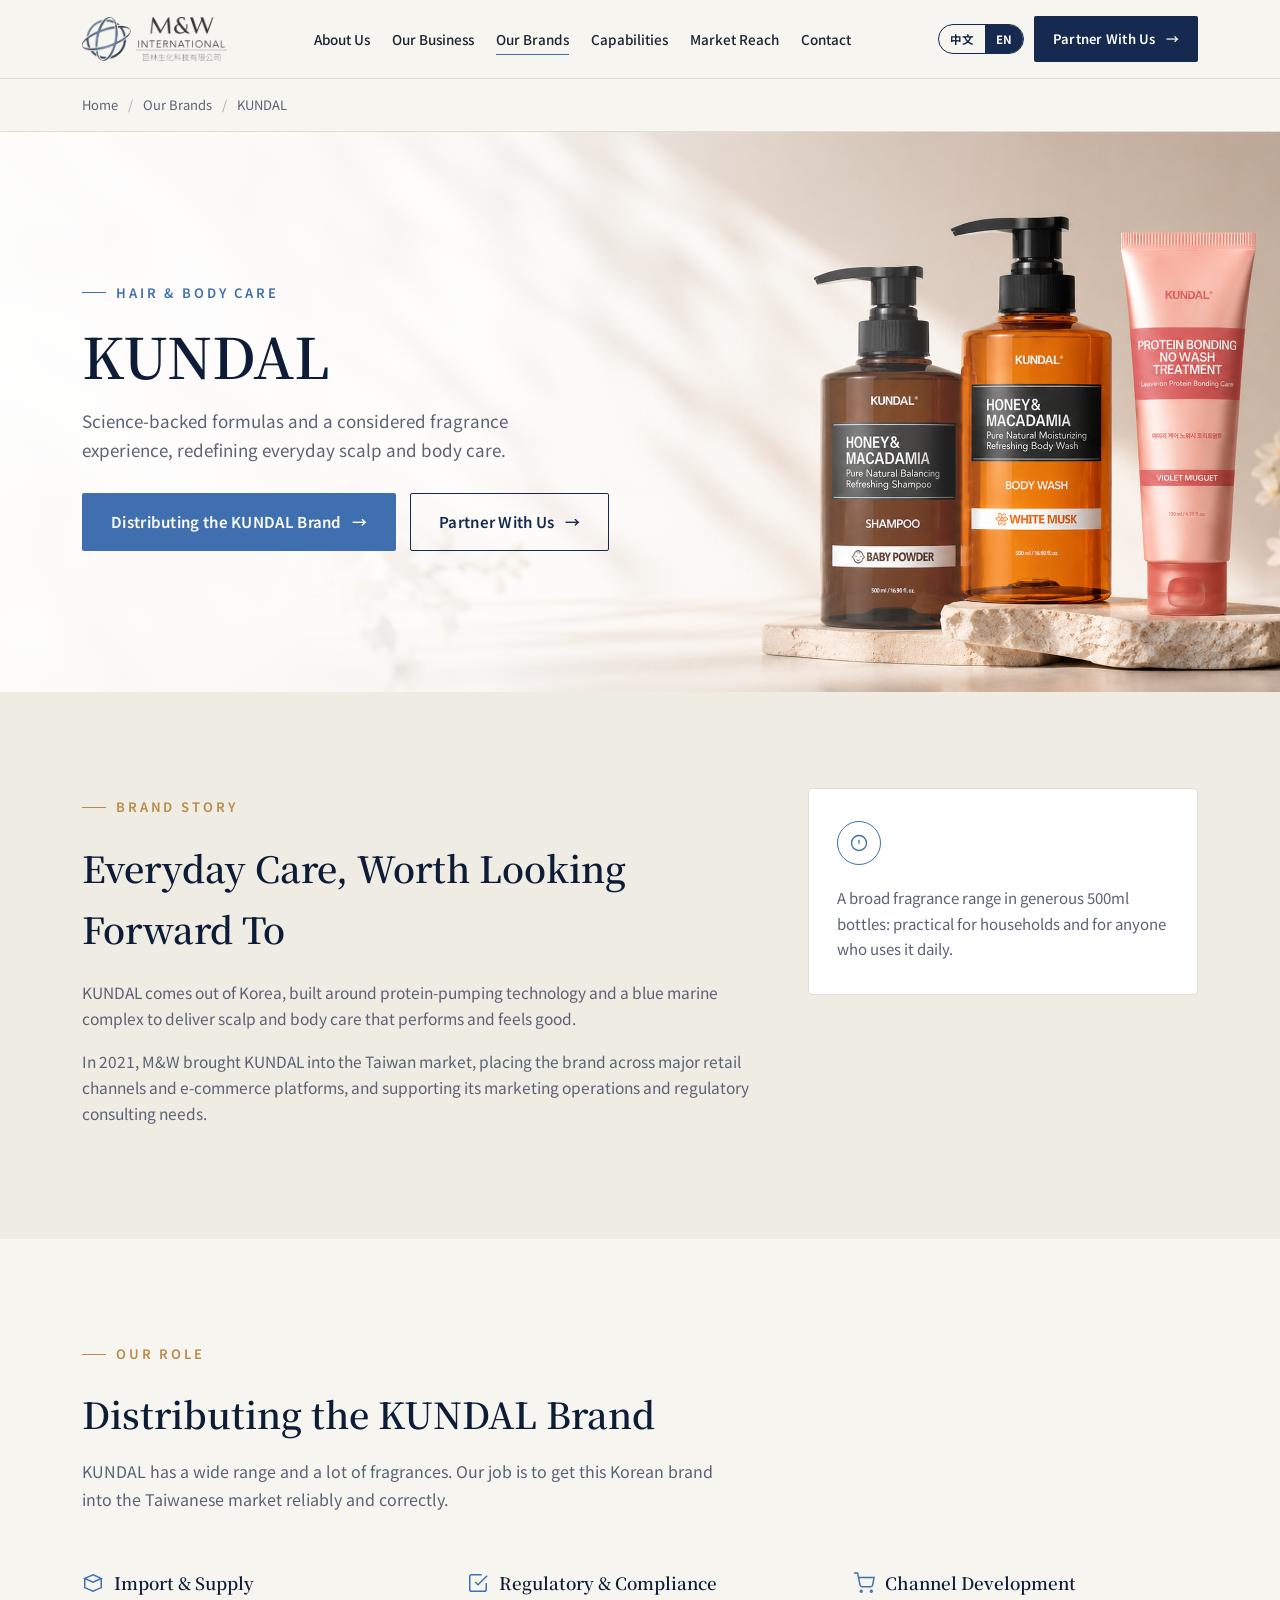
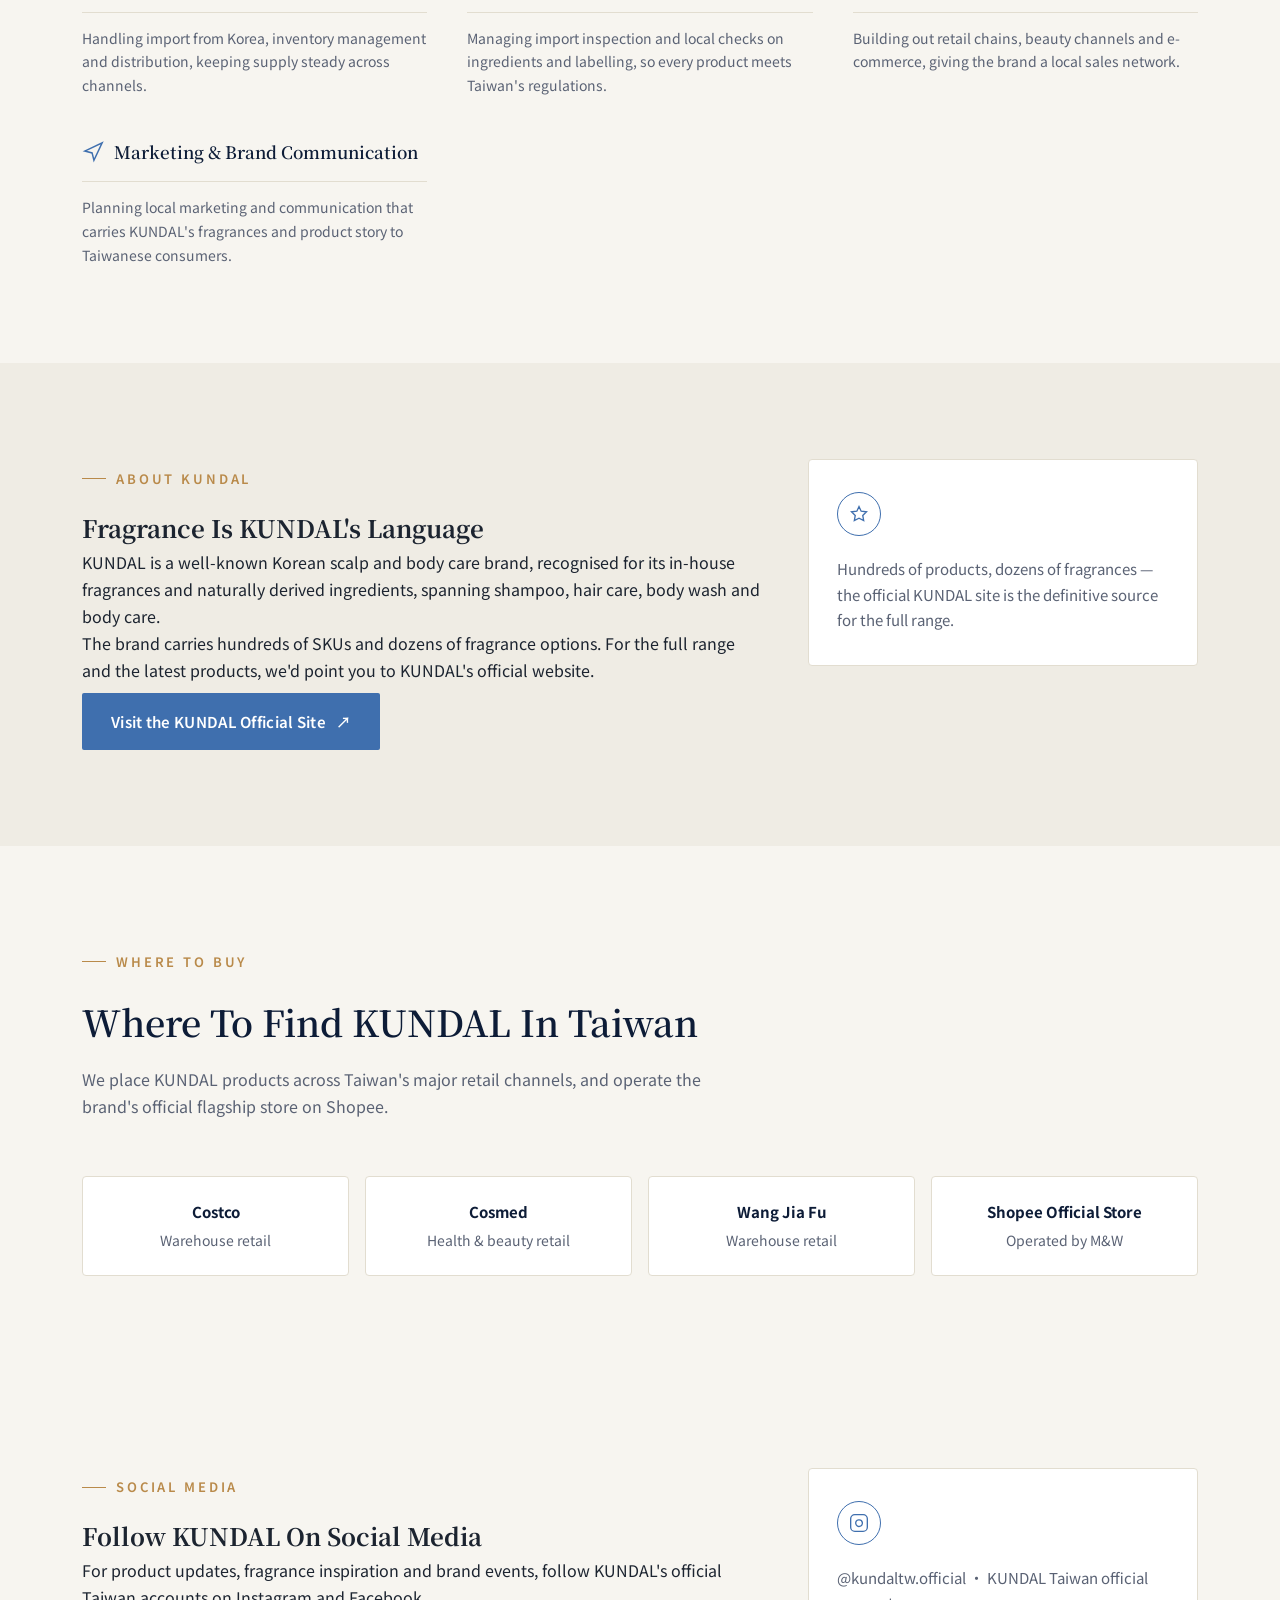
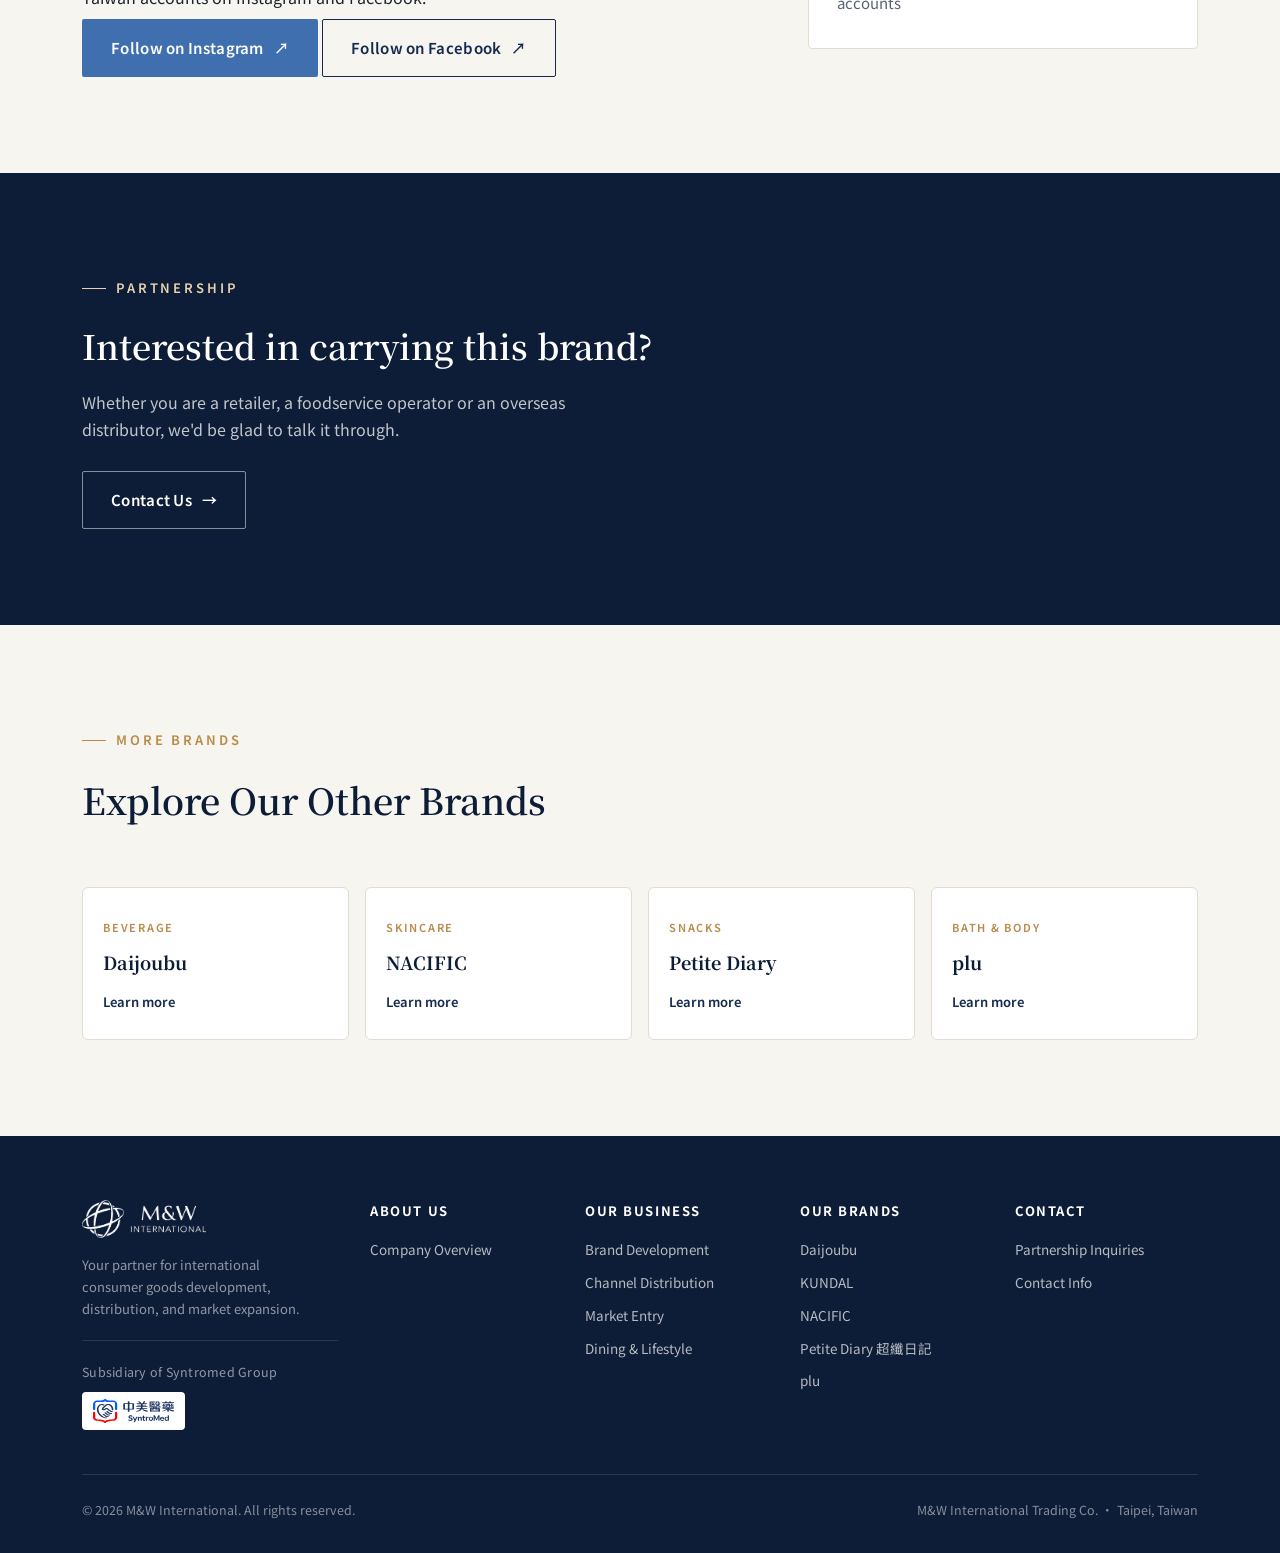
<file: kundal.html>
<!DOCTYPE html>
<html lang="zh-Hant">
<head>
<meta charset="UTF-8">
<meta name="viewport" content="width=device-width, initial-scale=1.0">
<title id="pageTitle">KUNDAL｜M&amp;W International</title>
<meta id="pageDesc" name="description" content="KUNDAL — 韓國頭皮與身體保養品牌，由 M&amp;W International 於台灣市場代理與經營。">
<link rel="preconnect" href="https://fonts.googleapis.com">
<link rel="preconnect" href="https://fonts.gstatic.com" crossorigin>
<link href="https://fonts.googleapis.com/css2?family=Noto+Serif+TC:wght@500;600;700&family=Noto+Sans+TC:wght@300;400;500;600;700&display=swap" rel="stylesheet">
<style>
/* ===== shared styles (was brand.css) ===== */
/* =========================================================
   M&W International — shared styles for brand pages
   Used by: djb.html, kundal.html, nacific.html,
            petite-diary.html, plu.html
   ========================================================= */

:root{
  --navy:#152a4e;
  --navy-deep:#0d1c37;
  --navy-mid:#25406e;
  --paper:#f7f5f0;
  --paper-alt:#efece4;
  --ink:#1c2430;
  --ink-soft:#5a6274;
  --line:#e2ddd0;
  --gold:#b98a4a;
  --gold-soft:#e7d3ae;
  --radius:2px;
  /* each page overrides --accent */
  --accent:#152a4e;
}

*{box-sizing:border-box;margin:0;padding:0;}
html{scroll-behavior:smooth;}
body{
  font-family:'Noto Sans TC', sans-serif;
  color:var(--ink);
  background:var(--paper);
  line-height:1.7;
  -webkit-font-smoothing:antialiased;
}
h1,h2,h3,h4,.serif{font-family:'Noto Serif TC', serif;}
a{color:inherit;text-decoration:none;}
img{max-width:100%;display:block;}
ul{list-style:none;}

.wrap{max-width:1180px;margin:0 auto;padding:0 32px;}
section{padding:96px 0;}

.eyebrow{
  display:inline-flex;align-items:center;gap:10px;
  font-size:13px;letter-spacing:.22em;text-transform:uppercase;
  color:var(--gold);font-weight:600;margin-bottom:18px;
}
.eyebrow::before{content:"";width:24px;height:1px;background:currentColor;}

.section-head{max-width:640px;margin-bottom:56px;}
.section-head h2{font-size:clamp(24px,3vw,36px);font-weight:600;color:var(--navy-deep);margin-bottom:14px;}
.section-head p{color:var(--ink-soft);font-size:16px;}
.center{text-align:center;margin-left:auto;margin-right:auto;}

/* ---------- buttons ---------- */
.btn{
  display:inline-flex;align-items:center;gap:10px;
  padding:15px 28px;font-size:15px;font-weight:600;letter-spacing:.02em;
  border-radius:var(--radius);cursor:pointer;border:1px solid transparent;
  transition:transform .25s ease, background .25s ease, color .25s ease, border-color .25s ease;
}
.btn:hover{transform:translateY(-2px);}
.btn-primary{background:var(--navy);color:#fff;}
.btn-primary:hover{background:var(--navy-deep);}
.btn-outline{border-color:var(--navy);color:var(--navy);}
.btn-outline:hover{background:var(--navy);color:#fff;}
.btn-accent{background:var(--accent);color:#fff;}
.btn-accent:hover{filter:brightness(.9);}
.btn-ghost-white{border-color:rgba(255,255,255,.5);color:#fff;}
.btn-ghost-white:hover{background:#fff;color:var(--navy);}
.arrow{transition:transform .25s ease;}
.btn:hover .arrow{transform:translateX(4px);}

.skip-link{
  position:absolute;left:-9999px;top:0;background:var(--navy);color:#fff;
  padding:10px 18px;z-index:200;
}
.skip-link:focus{left:0;}

/* ---------- header ---------- */
header{
  position:sticky;top:0;z-index:100;background:rgba(247,245,240,.92);
  backdrop-filter:blur(10px);border-bottom:1px solid var(--line);
}
.nav-inner{display:flex;align-items:center;justify-content:space-between;height:78px;gap:14px;}
.logo{display:flex;align-items:center;gap:10px;flex:none;}
.logo-img{height:44px;width:auto;display:block;}
.logo-on-dark{display:inline-flex;}
.logo-on-dark .logo-img{height:38px;}
nav.primary ul{display:flex;gap:22px;font-size:13.5px;font-weight:500;white-space:nowrap;}
nav.primary a{position:relative;padding:4px 0;color:var(--ink);}
nav.primary a::after{content:"";position:absolute;left:0;bottom:-2px;width:0;height:1px;background:var(--navy);transition:width .25s ease;}
nav.primary a:hover::after{width:100%;}
nav.primary a.current::after{width:100%;background:var(--accent);}
.nav-cta{display:flex;align-items:center;gap:10px;flex:none;}
.nav-cta .btn{padding:11px 18px;font-size:13px;white-space:nowrap;}
.menu-toggle{display:none;background:none;border:none;cursor:pointer;padding:6px;}
.menu-toggle span{display:block;width:22px;height:2px;background:var(--navy);margin:5px 0;transition:.25s;}

.lang-toggle{
  display:flex;align-items:center;border:1px solid var(--navy);border-radius:20px;
  overflow:hidden;font-size:11.5px;font-weight:700;letter-spacing:.02em;flex:none;
}
.lang-toggle button{
  background:none;border:none;padding:6px 11px;cursor:pointer;color:var(--navy);
  font-family:inherit;font-size:11.5px;font-weight:700;transition:background .2s ease,color .2s ease;
}
.lang-toggle button.active{background:var(--navy);color:#fff;}

/* ---------- breadcrumb ---------- */
.crumb{background:var(--paper);border-bottom:1px solid var(--line);}
.crumb .wrap{display:flex;align-items:center;gap:10px;height:52px;font-size:13px;color:var(--ink-soft);}
.crumb a:hover{color:var(--navy);}
.crumb .sep{opacity:.5;}

/* ---------- brand hero ---------- */
.brand-hero{position:relative;overflow:hidden;height:560px;padding:0;}
.brand-hero-bg{position:absolute;inset:0;z-index:0;background-size:cover;background-position:78% center;background-repeat:no-repeat;}
.brand-hero .brand-hero-bg{background-position:center 62%;}
.brand-hero-scrim{position:absolute;inset:0;z-index:1;}
.brand-hero.on-light .brand-hero-scrim{
  background:linear-gradient(90deg,rgba(255,255,255,.94) 0%,rgba(255,255,255,.8) 38%,rgba(255,255,255,.25) 64%,rgba(255,255,255,0) 84%);
}
.brand-hero.on-dark .brand-hero-scrim{
  background:linear-gradient(90deg,rgba(8,10,16,.88) 0%,rgba(8,10,16,.66) 38%,rgba(8,10,16,.15) 64%,rgba(8,10,16,0) 84%);
}
.brand-hero-inner{position:relative;z-index:2;height:100%;display:flex;align-items:center;}
.brand-hero-copy{max-width:560px;}
.brand-hero h1{font-size:clamp(32px,4.6vw,56px);font-weight:600;line-height:1.2;margin-bottom:18px;}
.brand-hero .lede{font-size:17px;margin-bottom:28px;max-width:480px;}
.brand-hero .hero-actions{display:flex;gap:14px;flex-wrap:wrap;}
.brand-hero.on-light h1{color:var(--navy-deep);}
.brand-hero.on-light .lede{color:var(--ink-soft);}
.brand-hero.on-light .eyebrow{color:var(--accent);}
.brand-hero.on-dark h1{color:#fff;}
.brand-hero.on-dark .lede{color:rgba(255,255,255,.88);}
.brand-hero.on-dark .eyebrow{color:var(--gold-soft);}

/* ---------- story ---------- */
.story{background:var(--paper-alt);}
.story-grid{display:grid;grid-template-columns:1.4fr .8fr;gap:44px;align-items:start;}
.story h2{font-size:clamp(24px,3vw,36px);font-weight:600;color:var(--navy-deep);margin-bottom:20px;}
.story p{color:var(--ink-soft);margin-bottom:16px;font-size:15.5px;}
.story-box{background:#fff;border:1px solid var(--line);padding:32px 28px;border-radius:4px;}
.story-box .icon{
  width:44px;height:44px;border:1px solid var(--accent);border-radius:50%;
  display:flex;align-items:center;justify-content:center;margin-bottom:20px;color:var(--accent);
}
.story-box p{font-size:15px;color:var(--ink-soft);margin:0;}

/* ---------- product lineup ---------- */
.lineup-grid{display:grid;grid-template-columns:repeat(4,1fr);gap:24px;}
.product-card{
  background:#fff;border:1px solid var(--line);border-radius:6px;overflow:hidden;
  display:flex;flex-direction:column;transition:transform .3s ease, box-shadow .3s ease;
}
.product-card:hover{transform:translateY(-6px);box-shadow:0 14px 30px rgba(21,42,78,.12);}
.product-thumb{
  aspect-ratio:4/3;background:var(--paper-alt);
  display:flex;align-items:center;justify-content:center;
  color:var(--ink-soft);font-size:12px;letter-spacing:.14em;text-transform:uppercase;
  border-bottom:1px solid var(--line);
}
.product-body{padding:22px 20px 26px;flex:1;display:flex;flex-direction:column;}
.product-body .tag{font-size:11px;letter-spacing:.18em;text-transform:uppercase;color:var(--accent);font-weight:600;margin-bottom:8px;}
.product-body h3{font-size:17px;font-weight:600;color:var(--navy-deep);margin-bottom:10px;}
.product-body p{font-size:13.5px;color:var(--ink-soft);flex:1;}

/* ---------- features ---------- */
.features{background:var(--paper-alt);}
.feature-grid{display:grid;grid-template-columns:repeat(3,1fr);gap:40px;}
.feature h4{display:flex;align-items:center;gap:10px;font-size:17px;font-weight:600;color:var(--navy-deep);margin-bottom:14px;padding-bottom:14px;border-bottom:1px solid var(--line);}
.feature h4 .ic{width:22px;height:22px;color:var(--accent);flex:none;}
.feature p{font-size:14px;color:var(--ink-soft);}

/* ---------- specs table ---------- */
.spec-table{width:100%;border-collapse:collapse;font-size:14.5px;}
.spec-table th,.spec-table td{text-align:left;padding:16px 18px;border-bottom:1px solid var(--line);}
.spec-table th{width:32%;color:var(--navy-deep);font-weight:600;background:var(--paper-alt);}
.spec-table td{color:var(--ink-soft);}

/* ---------- channels ---------- */
.channel-row{display:grid;grid-template-columns:repeat(4,1fr);gap:16px;}
a.channel{text-decoration:none;transition:border-color .25s ease, transform .25s ease;}
a.channel:hover{border-color:var(--accent);transform:translateY(-3px);}
a.channel b{color:var(--navy-deep);}
.channel{
  border:1px solid var(--line);background:#fff;border-radius:4px;
  padding:22px 18px;text-align:center;font-size:14px;color:var(--ink-soft);
}
.channel b{display:block;color:var(--navy-deep);font-size:15px;margin-bottom:4px;}

/* ---------- CTA band ---------- */
.cta{background:var(--navy-deep);color:#fff;}
.cta h2{font-size:clamp(24px,3vw,34px);font-weight:600;margin-bottom:14px;}
.cta p{color:rgba(255,255,255,.75);max-width:560px;margin-bottom:28px;}
.cta .eyebrow{color:var(--gold-soft);}
.cta-actions{display:flex;gap:14px;flex-wrap:wrap;}

/* ---------- sibling brands ---------- */
.siblings{display:grid;grid-template-columns:repeat(4,1fr);gap:16px;}
.sibling{
  border:1px solid var(--line);background:#fff;border-radius:6px;padding:24px 20px;
  transition:transform .25s ease, box-shadow .25s ease;
}
.sibling:hover{transform:translateY(-4px);box-shadow:0 12px 26px rgba(21,42,78,.1);}
.sibling .tag{font-size:11px;letter-spacing:.16em;text-transform:uppercase;color:var(--gold);font-weight:600;}
.sibling h4{font-size:18px;color:var(--navy-deep);margin:8px 0 10px;}
.sibling span{font-size:13px;color:var(--navy);font-weight:600;}

/* ---------- footer ---------- */
footer{background:var(--navy-deep);color:rgba(255,255,255,.7);padding:64px 0 32px;}
.footer-grid{display:grid;grid-template-columns:1.4fr repeat(4,1fr);gap:32px;margin-bottom:44px;}
footer h5{color:#fff;font-size:13px;letter-spacing:.12em;text-transform:uppercase;margin-bottom:16px;}
footer ul li{margin-bottom:10px;font-size:13.5px;}
footer ul a:hover{color:#fff;}
.footer-bottom{
  border-top:1px solid rgba(255,255,255,.12);padding-top:24px;
  display:flex;justify-content:space-between;flex-wrap:wrap;gap:10px;font-size:12.5px;
  color:rgba(255,255,255,.5);
}

/* ---------- placeholder marker ---------- */
.ph{
  display:inline-block;font-size:11px;letter-spacing:.1em;text-transform:uppercase;
  background:var(--gold-soft);color:#5a4319;padding:2px 8px;border-radius:2px;
  margin-left:8px;vertical-align:middle;font-weight:700;
}

/* ---------- responsive ---------- */
@media (max-width:960px){
  .story-grid{grid-template-columns:1fr;}
  .lineup-grid{grid-template-columns:repeat(2,1fr);}
  .feature-grid{grid-template-columns:1fr;gap:28px;}
  .channel-row{grid-template-columns:repeat(2,1fr);}
  .siblings{grid-template-columns:repeat(2,1fr);}
  .footer-grid{grid-template-columns:1fr 1fr;}
  nav.primary{display:none;}
  .menu-toggle{display:block;}
}
@media (max-width:640px){
  section{padding:64px 0;}
  .wrap{padding:0 20px;}
  .brand-hero{height:auto;padding:56px 0 300px;}
  .brand-hero-bg{background-position:center bottom;}
  .brand-hero.on-light .brand-hero-scrim{background:linear-gradient(180deg,rgba(255,255,255,.95) 0%,rgba(255,255,255,.85) 40%,rgba(255,255,255,0) 75%);}
  .brand-hero.on-dark .brand-hero-scrim{background:linear-gradient(180deg,rgba(8,10,16,.92) 0%,rgba(8,10,16,.7) 40%,rgba(8,10,16,0) 75%);}
  .lineup-grid{grid-template-columns:1fr;}
  .channel-row{grid-template-columns:1fr;}
  .siblings{grid-template-columns:1fr;}
  .spec-table th{width:40%;}
}
@media (prefers-reduced-motion: reduce){
  html{scroll-behavior:auto;}
  *{transition:none !important;}
}

</style>
<style>:root{--accent:#3f6fae;}</style>
</head>
<body>
<a class="skip-link" href="#main" data-i18n="skip">跳至主要內容</a>

<!-- ================= HEADER ================= -->
<header>
  <div class="wrap nav-inner">
    <a class="logo" href="index.html">
      <img class="logo-img" src="mw-logo-cn.png" alt="M&amp;W International 巨林生化科技有限公司" width="641" height="195">
    </a>
    <nav class="primary" aria-label="Main navigation">
      <ul>
        <li><a href="index.html#about" data-i18n="navAbout">關於我們</a></li>
        <li><a href="index.html#business" data-i18n="navBusiness">我們的事業</a></li>
        <li><a class="current" href="index.html#brands" data-i18n="navBrands">品牌產品</a></li>
        <li><a href="index.html#capabilities" data-i18n="navCapabilities">核心能力</a></li>
        <li><a href="index.html#market" data-i18n="navMarket">市場佈局</a></li>
        <li><a href="index.html#contact" data-i18n="navContact">聯絡我們</a></li>
      </ul>
    </nav>
    <div class="nav-cta">
      <div class="lang-toggle" role="group" aria-label="Language / 語言">
        <button type="button" id="langZh" class="active" aria-pressed="true">中文</button>
        <button type="button" id="langEn" aria-pressed="false">EN</button>
      </div>
      <a class="btn btn-primary" href="index.html#contact"><span data-i18n="navCta">合作夥伴洽談</span> <span class="arrow">→</span></a>
      <button class="menu-toggle" id="menuToggle" aria-label="Open menu" aria-expanded="false" aria-controls="mobileNav">
        <span></span><span></span><span></span>
      </button>
    </div>
  </div>
  <nav id="mobileNav" class="primary" aria-label="Mobile navigation" style="display:none;padding:0 32px 24px;">
    <ul style="flex-direction:column;gap:18px;">
      <li><a href="index.html#about" data-i18n="navAbout">關於我們</a></li>
      <li><a href="index.html#business" data-i18n="navBusiness">我們的事業</a></li>
      <li><a href="index.html#brands" data-i18n="navBrands">品牌產品</a></li>
      <li><a href="index.html#capabilities" data-i18n="navCapabilities">核心能力</a></li>
      <li><a href="index.html#market" data-i18n="navMarket">市場佈局</a></li>
      <li><a href="index.html#contact" data-i18n="navContact">聯絡我們</a></li>
    </ul>
  </nav>
</header>

<!-- ================= BREADCRUMB ================= -->
<div class="crumb">
  <div class="wrap">
    <a href="index.html" data-i18n="crumbHome">首頁</a>
    <span class="sep">/</span>
    <a href="index.html#brands" data-i18n="crumbBrands">品牌產品</a>
    <span class="sep">/</span>
    <span>KUNDAL</span>
  </div>
</div>

<main id="main">

<!-- ================= BRAND HERO ================= -->
<section class="brand-hero on-light">
  <div class="brand-hero-bg" style="background-image:url('kundal_hero.jpg');" role="img" aria-label="KUNDAL"></div>
  <div class="brand-hero-scrim"></div>
  <div class="wrap brand-hero-inner">
    <div class="brand-hero-copy">
      <span class="eyebrow" data-i18n="heroKicker">頭皮與身體保養</span>
      <h1 data-i18n-html="heroH1">KUNDAL</h1>
      <p class="lede" data-i18n="heroLede">以科學配方與香氛體驗，重新定義每日的頭皮與身體保養。</p>
      <div class="hero-actions">
        <a class="btn btn-accent" href="#what-we-do"><span data-i18n="wwdH2">代理KUNDAL品牌</span> <span class="arrow">→</span></a>
        <a class="btn btn-outline" href="index.html#contact"><span data-i18n="navCta">合作夥伴洽談</span> <span class="arrow">→</span></a>
      </div>
    </div>
  </div>
</section>

<!-- ================= BRAND STORY ================= -->
<section class="story" id="story">
  <div class="wrap">
    <div class="story-grid">
      <div>
        <span class="eyebrow" data-i18n="storyEyebrow">品牌故事</span>
        <h2 data-i18n="storyH2">讓日常保養成為享受</h2>
        <p data-i18n="storyP1">KUNDAL 來自韓國，以蛋白質導入技術與海洋複合成分為核心，打造兼顧功能與感受的頭皮及身體保養系列。</p>
        <p data-i18n="storyP2">2021 年 M&amp;W 將 KUNDAL 導入台灣市場，將品牌上架各大通路及購物平台，並協助品牌市場行銷操作及法規諮詢。</p>
      </div>
      <aside class="story-box">
        <div class="icon">
          <svg width="20" height="20" viewBox="0 0 24 24" fill="none" stroke="currentColor" stroke-width="1.6"><circle cx="12" cy="12" r="9"/><path d="M12 8v5M12 16h.01"/></svg>
        </div>
        <p data-i18n="storyBox">多元香氛選擇、大容量瓶身設計，是家庭與個人日常保養的實用之選。</p>
      </aside>
    </div>
  </div>
</section>

<!-- ================= WHAT WE DO ================= -->
<section id="what-we-do">
  <div class="wrap">
    <div class="section-head">
      <span class="eyebrow" data-i18n="wwdEyebrow">我們的角色</span>
      <h2 data-i18n="wwdH2">代理KUNDAL品牌</h2>
      <p data-i18n="wwdSub">KUNDAL 產品線廣、香氛選擇多，我們的工作是讓這個韓國品牌能穩定、正確地在台灣市場落地。</p>
    </div>
    <div class="feature-grid">
      <div class="feature">
        <h4><svg class="ic" viewBox="0 0 24 24" fill="none" stroke="currentColor" stroke-width="1.6"><path d="M3 7l9-4 9 4-9 4-9-4zM3 7v10l9 4 9-4V7"/></svg><span data-i18n="wwd1T">進口與供應</span></h4>
        <p data-i18n="wwd1D">負責 KUNDAL 產品自韓國進口、庫存管理與通路配送，確保供貨穩定。</p>
      </div>
      <div class="feature">
        <h4><svg class="ic" viewBox="0 0 24 24" fill="none" stroke="currentColor" stroke-width="1.6"><path d="M9 11l3 3L22 4M21 12v7a2 2 0 01-2 2H5a2 2 0 01-2-2V5a2 2 0 012-2h11"/></svg><span data-i18n="wwd2T">法規與合規</span></h4>
        <p data-i18n="wwd2D">處理進口報驗、成分與標示的在地法規查核，讓每項產品都符合台灣規範。</p>
      </div>
      <div class="feature">
        <h4><svg class="ic" viewBox="0 0 24 24" fill="none" stroke="currentColor" stroke-width="1.6"><circle cx="9" cy="21" r="1"/><circle cx="20" cy="21" r="1"/><path d="M1 1h4l2.7 13.4a2 2 0 002 1.6h9.7a2 2 0 002-1.6L23 6H6"/></svg><span data-i18n="wwd3T">通路開發</span></h4>
        <p data-i18n="wwd3D">拓展連鎖零售、美妝通路與電商據點，為品牌建立在地銷售網絡。</p>
      </div>
      <div class="feature">
        <h4><svg class="ic" viewBox="0 0 24 24" fill="none" stroke="currentColor" stroke-width="1.6"><path d="M3 11l19-9-9 19-2-8-8-2z"/></svg><span data-i18n="wwd4T">行銷與品牌溝通</span></h4>
        <p data-i18n="wwd4D">規劃在地行銷與品牌溝通，將 KUNDAL 的香氛與產品特色傳達給台灣消費者。</p>
      </div>
    </div>
  </div>
</section>

<!-- ================= ABOUT THE BRAND + LINK OUT ================= -->
<section class="features" id="about-brand">
  <div class="wrap">
    <div class="story-grid">
      <div>
        <span class="eyebrow" data-i18n="brandEyebrow">關於 KUNDAL</span>
        <h2 data-i18n="brandH2">香氛，是 KUNDAL 的語言</h2>
        <p data-i18n="brandP1">KUNDAL 為韓國知名的頭皮與身體保養品牌，以自家研發的香氛與天然來源成分著稱，產品橫跨洗髮、護髮、沐浴與身體保養。</p>
        <p data-i18n="brandP2">品牌旗下擁有數百項 SKU 與多達數十種香調選擇，完整系列與最新產品，建議直接前往 KUNDAL 官方網站瀏覽。</p>
        <a class="btn btn-accent" href="https://www.kundal.co.kr/" target="_blank" rel="noopener" style="margin-top:8px;">
          <span data-i18n="brandBtn">前往 KUNDAL 官方網站</span> <span class="arrow">↗</span>
        </a>
      </div>
      <aside class="story-box">
        <div class="icon">
          <svg width="20" height="20" viewBox="0 0 24 24" fill="none" stroke="currentColor" stroke-width="1.6"><path d="M12 3l2.6 5.6L21 9.4l-4.5 4.3 1.1 6.1L12 17l-5.6 2.8 1.1-6.1L3 9.4l6.4-.8z"/></svg>
        </div>
        <p data-i18n="brandBox">數百項產品、數十種香調——完整品項請以 KUNDAL 官方網站為準。</p>
      </aside>
    </div>
  </div>
</section>

<!-- ================= WHERE TO BUY ================= -->
<section id="stockists">
  <div class="wrap">
    <div class="section-head">
      <span class="eyebrow" data-i18n="stkEyebrow">哪裡買得到</span>
      <h2 data-i18n="stkH2">KUNDAL 在台灣的銷售據點</h2>
      <p data-i18n="stkSub">我們將 KUNDAL 產品鋪貨至台灣主要零售通路，並於 Shopee 經營品牌官方旗艦店。</p>
    </div>
    <div class="channel-row">
      <div class="channel"><b data-i18n="stk1">Costco 好市多</b><span data-i18n="stk1d">量販賣場通路</span></div>
      <div class="channel"><b data-i18n="stk2">康是美 Cosmed</b><span data-i18n="stk2d">美妝與藥妝通路</span></div>
      <div class="channel"><b data-i18n="stk3">萬家福</b><span data-i18n="stk3d">量販賣場通路</span></div>
      <a class="channel" href="https://shopee.tw/kundal.tw" target="_blank" rel="noopener"><b data-i18n="stk4">Shopee 官方旗艦店</b><span data-i18n="stk4d">由 M&amp;W 經營</span></a>
    </div>
  </div>
</section>

<!-- ================= FOLLOW / SOCIAL ================= -->
<section id="follow">
  <div class="wrap">
    <div class="story-grid">
      <div>
        <span class="eyebrow" data-i18n="socEyebrow">社群媒體</span>
        <h2 data-i18n="socH2">在社群平台上關注 KUNDAL</h2>
        <p data-i18n="socP">想看更多產品資訊、香氛靈感與品牌活動，歡迎在 Instagram 與 Facebook 上追蹤 KUNDAL 台灣官方帳號。</p>
        <div class="hero-actions" style="margin-top:8px;">
          <a class="btn btn-accent" href="https://www.instagram.com/kundaltw.official" target="_blank" rel="noopener">
            <span data-i18n="socIgBtn">追蹤 Instagram</span> <span class="arrow">↗</span>
          </a>
          <a class="btn btn-outline" href="https://www.facebook.com/kundaltaiwan" target="_blank" rel="noopener">
            <span data-i18n="socFbBtn">追蹤 Facebook</span> <span class="arrow">↗</span>
          </a>
        </div>
      </div>
      <aside class="story-box">
        <div class="icon">
          <svg width="20" height="20" viewBox="0 0 24 24" fill="none" stroke="currentColor" stroke-width="1.6"><rect x="2" y="2" width="20" height="20" rx="5"/><path d="M16 11.4a4 4 0 11-7.9 1.2A4 4 0 0116 11.4z"/><path d="M17.5 6.5h.01"/></svg>
        </div>
        <p data-i18n="socBox">@kundaltw.official・KUNDAL Taiwan 官方帳號</p>
      </aside>
    </div>
  </div>
</section>

<!-- ================= CTA ================= -->
<section class="cta" id="cta">
  <div class="wrap">
    <span class="eyebrow" data-i18n="ctaEyebrow">合作洽談</span>
    <h2 data-i18n="ctaH2">想代理或引進這個品牌？</h2>
    <p data-i18n="ctaP">無論您是零售通路、餐飲業者或海外代理夥伴，我們都樂於一同討論合作方式。</p>
    <div class="cta-actions">
      <a class="btn btn-ghost-white" href="index.html#contact"><span data-i18n="ctaBtn1">聯絡我們</span> <span class="arrow">→</span></a>
    </div>
  </div>
</section>

<!-- ================= OTHER BRANDS ================= -->
<section id="siblings">
  <div class="wrap">
    <div class="section-head">
      <span class="eyebrow" data-i18n="sibEyebrow">其他品牌</span>
      <h2 data-i18n="sibH2">探索更多品牌</h2>
    </div>
    <div class="siblings">
      <a class="sibling" href="djb.html">
        <span class="tag">Beverage</span>
        <h4>Daijoubu</h4>
        <span data-i18n="sibMore">了解更多</span>
      </a>
      <a class="sibling" href="nacific.html">
        <span class="tag">Skincare</span>
        <h4>NACIFIC</h4>
        <span data-i18n="sibMore">了解更多</span>
      </a>
      <a class="sibling" href="petite-diary.html">
        <span class="tag">Snacks</span>
        <h4>Petite Diary</h4>
        <span data-i18n="sibMore">了解更多</span>
      </a>
      <a class="sibling" href="plu.html">
        <span class="tag">Bath &amp; Body</span>
        <h4>plu</h4>
        <span data-i18n="sibMore">了解更多</span>
      </a>
    </div>
  </div>
</section>

</main>

<!-- ================= FOOTER ================= -->
<footer>
  <div class="wrap">
    <div class="footer-grid">
      <div>
        <div class="logo logo-on-dark" style="margin-bottom:16px;">
          <img class="logo-img" src="mw-logo-en-white.png" alt="M&amp;W International" width="633" height="194">
        </div>
        <p style="font-size:13px;max-width:230px;color:rgba(255,255,255,.55);" data-i18n="footerTagline">國際消費品開發、代理與市場拓展夥伴。</p>
        <div style="margin-top:20px;padding-top:20px;border-top:1px solid rgba(255,255,255,.12);">
          <p style="font-size:12.5px;letter-spacing:.02em;color:rgba(255,255,255,.55);margin-bottom:10px;max-width:230px;" data-i18n="parentLabel">中美企業集團</p>
          <a href="https://syntromed.com/" target="_blank" rel="noopener" style="display:inline-flex;align-items:center;text-decoration:none;">
            <span style="background:#fff;border-radius:4px;padding:7px 11px;display:inline-flex;align-items:center;">
              <img src="syntromed_logo.svg" alt="Syntromed" width="161" height="48" style="height:24px;width:auto;display:block;">
            </span>
          </a>
        </div>
      </div>
      <div>
        <h5 data-i18n="navAbout">關於我們</h5>
        <ul>
          <li><a href="index.html#about" data-i18n="fCompanyOverview">公司介紹</a></li>
          
        </ul>
      </div>
      <div>
        <h5 data-i18n="navBusiness">我們的事業</h5>
        <ul>
          <li><a href="index.html#business" data-i18n="biz1Title">品牌開發</a></li>
          <li><a href="index.html#business" data-i18n="biz2Title">通路代理</a></li>
          <li><a href="index.html#business" data-i18n="biz3Title">市場進入</a></li>
          <li><a href="dining.html" data-i18n="biz4Title">餐飲與生活體驗</a></li>
        </ul>
      </div>
      <div>
        <h5 data-i18n="navBrands">品牌產品</h5>
        <ul>
          <li><a href="djb.html">Daijoubu</a></li>
          <li><a href="kundal.html">KUNDAL</a></li>
          <li><a href="nacific.html">NACIFIC</a></li>
          <li><a href="petite-diary.html" data-i18n="fPetiteDiary">超纖日記 Petite Diary</a></li>
          <li><a href="plu.html">plu</a></li>
        </ul>
      </div>
      <div>
        <h5 data-i18n="navContact">聯絡我們</h5>
        <ul>
          <li><a href="index.html#contact" data-i18n="fPartnerInquiries">合作洽談</a></li>
          <li><a href="index.html#contact" data-i18n="fContactInfo">聯絡資訊</a></li>
        </ul>
      </div>
    </div>
    <div class="footer-bottom">
      <span data-i18n="copyright">© 2026 M&amp;W International. All rights reserved.</span>
      <span data-i18n="footerAddr">巨林生化科技有限公司・台北，台灣</span>
    </div>
  </div>
</footer>

<script>
/* Page-specific copy. Shared header/footer strings live in brand.js */
window.PAGE_I18N = {
  "zh": {
    "pageTitle": "KUNDAL｜M&W International",
    "pageDesc": "KUNDAL — 韓國頭皮與身體保養品牌，由 M&W International 於台灣市場代理與經營。",
    "heroKicker": "頭皮與身體保養",
    "heroH1": "KUNDAL",
    "heroLede": "以科學配方與香氛體驗，重新定義每日的頭皮與身體保養。",
    "storyH2": "讓日常保養成為享受",
    "storyP1": "KUNDAL 來自韓國，以蛋白質導入技術與海洋複合成分為核心，打造兼顧功能與感受的頭皮及身體保養系列。",
    "storyP2": "2021 年 M&W 將 KUNDAL 導入台灣市場，將品牌上架各大通路及購物平台，並協助品牌市場行銷操作及法規諮詢。",
    "storyBox": "多元香氛選擇、大容量瓶身設計，是家庭與個人日常保養的實用之選。",
    "wwdEyebrow": "我們的角色",
    "wwdH2": "代理KUNDAL品牌",
    "wwdSub": "KUNDAL 產品線廣、香氛選擇多，我們的工作是讓這個韓國品牌能穩定、正確地在台灣市場落地。",
    "wwd1T": "進口與供應", "wwd1D": "負責 KUNDAL 產品自韓國進口、庫存管理與通路配送，確保供貨穩定。",
    "wwd2T": "法規與合規", "wwd2D": "處理進口報驗、成分與標示的在地法規查核，讓每項產品都符合台灣規範。",
    "wwd3T": "通路開發", "wwd3D": "拓展連鎖零售、美妝通路與電商據點，為品牌建立在地銷售網絡。",
    "wwd4T": "行銷與品牌溝通", "wwd4D": "規劃在地行銷與品牌溝通，將 KUNDAL 的香氛與產品特色傳達給台灣消費者。",
    "brandEyebrow": "關於 KUNDAL",
    "brandH2": "香氛，是 KUNDAL 的語言",
    "brandP1": "KUNDAL 為韓國知名的頭皮與身體保養品牌，以自家研發的香氛與天然來源成分著稱，產品橫跨洗髮、護髮、沐浴與身體保養。",
    "brandP2": "品牌旗下擁有數百項 SKU 與多達數十種香調選擇，完整系列與最新產品，建議直接前往 KUNDAL 官方網站瀏覽。",
    "brandBtn": "前往 KUNDAL 官方網站",
    "brandBox": "數百項產品、數十種香調——完整品項請以 KUNDAL 官方網站為準。",
    "stkEyebrow": "哪裡買得到",
    "stkH2": "KUNDAL 在台灣的銷售據點",
    "stkSub": "我們將 KUNDAL 產品鋪貨至台灣主要零售通路，並於 Shopee 經營品牌官方旗艦店。",
    "stk1": "Costco 好市多", "stk1d": "量販賣場通路",
    "stk2": "康是美 Cosmed", "stk2d": "美妝與藥妝通路",
    "stk3": "萬家福", "stk3d": "量販賣場通路",
    "stk4": "Shopee 官方旗艦店", "stk4d": "由 M&W 經營",
    "socEyebrow": "社群媒體",
    "socH2": "在社群平台上關注 KUNDAL",
    "socP": "想看更多產品資訊、香氛靈感與品牌活動，歡迎在 Instagram 與 Facebook 上追蹤 KUNDAL 台灣官方帳號。",
    "socIgBtn": "追蹤 Instagram",
    "socFbBtn": "追蹤 Facebook",
    "socBox": "@kundaltw.official・KUNDAL Taiwan 官方帳號"
  },
  "en": {
    "pageTitle": "KUNDAL | M&W International",
    "pageDesc": "KUNDAL — Korean scalp and body care, distributed and operated in Taiwan by M&W International.",
    "heroKicker": "Hair & Body Care",
    "heroH1": "KUNDAL",
    "heroLede": "Science-backed formulas and a considered fragrance experience, redefining everyday scalp and body care.",
    "storyH2": "Everyday Care, Worth Looking Forward To",
    "storyP1": "KUNDAL comes out of Korea, built around protein-pumping technology and a blue marine complex to deliver scalp and body care that performs and feels good.",
    "storyP2": "In 2021, M&W brought KUNDAL into the Taiwan market, placing the brand across major retail channels and e-commerce platforms, and supporting its marketing operations and regulatory consulting needs.",
    "storyBox": "A broad fragrance range in generous 500ml bottles: practical for households and for anyone who uses it daily.",
    "wwdEyebrow": "Our Role",
    "wwdH2": "Distributing the KUNDAL Brand",
    "wwdSub": "KUNDAL has a wide range and a lot of fragrances. Our job is to get this Korean brand into the Taiwanese market reliably and correctly.",
    "wwd1T": "Import & Supply", "wwd1D": "Handling import from Korea, inventory management and distribution, keeping supply steady across channels.",
    "wwd2T": "Regulatory & Compliance", "wwd2D": "Managing import inspection and local checks on ingredients and labelling, so every product meets Taiwan's regulations.",
    "wwd3T": "Channel Development", "wwd3D": "Building out retail chains, beauty channels and e-commerce, giving the brand a local sales network.",
    "wwd4T": "Marketing & Brand Communication", "wwd4D": "Planning local marketing and communication that carries KUNDAL's fragrances and product story to Taiwanese consumers.",
    "brandEyebrow": "About KUNDAL",
    "brandH2": "Fragrance Is KUNDAL's Language",
    "brandP1": "KUNDAL is a well-known Korean scalp and body care brand, recognised for its in-house fragrances and naturally derived ingredients, spanning shampoo, hair care, body wash and body care.",
    "brandP2": "The brand carries hundreds of SKUs and dozens of fragrance options. For the full range and the latest products, we'd point you to KUNDAL's official website.",
    "brandBtn": "Visit the KUNDAL Official Site",
    "brandBox": "Hundreds of products, dozens of fragrances — the official KUNDAL site is the definitive source for the full range.",
    "stkEyebrow": "Where To Buy",
    "stkH2": "Where To Find KUNDAL In Taiwan",
    "stkSub": "We place KUNDAL products across Taiwan's major retail channels, and operate the brand's official flagship store on Shopee.",
    "stk1": "Costco", "stk1d": "Warehouse retail",
    "stk2": "Cosmed", "stk2d": "Health & beauty retail",
    "stk3": "Wang Jia Fu", "stk3d": "Warehouse retail",
    "stk4": "Shopee Official Store", "stk4d": "Operated by M&W",
    "socEyebrow": "Social Media",
    "socH2": "Follow KUNDAL On Social Media",
    "socP": "For product updates, fragrance inspiration and brand events, follow KUNDAL's official Taiwan accounts on Instagram and Facebook.",
    "socIgBtn": "Follow on Instagram",
    "socFbBtn": "Follow on Facebook",
    "socBox": "@kundaltw.official \u00b7 KUNDAL Taiwan official accounts"
  }
};
</script>
<script>
/* ===== shared behaviour (was brand.js) ===== */
/* =========================================================
   M&W International — shared behaviour for brand pages
   Language toggle + mobile menu.
   Each brand page defines window.PAGE_I18N = { zh:{...}, en:{...} }
   before loading this file; those keys are merged on top of the
   shared chrome strings below.
   ========================================================= */

(function () {
  'use strict';

  var CHROME = {
    zh: {
      skip: "跳至主要內容",
      navAbout: "關於我們", navBusiness: "我們的事業", navBrands: "品牌產品",
      navCapabilities: "核心能力", navMarket: "市場佈局", navContact: "聯絡我們",
      navCta: "合作夥伴洽談",
      crumbHome: "首頁", crumbBrands: "品牌產品",
      storyEyebrow: "品牌故事",
      lineupEyebrow: "產品系列", lineupH2: "產品陣容",
      lineupSub: "以下為產品版位範例，實際品項與圖片待補。",
      featuresEyebrow: "產品特色", featuresH2: "為什麼選擇這個品牌",
      specsEyebrow: "產品規格", specsH2: "規格與認證",
      specName: "品名", specSize: "規格容量", specOrigin: "產地",
      specShelf: "保存期限", specCert: "認證",
      channelEyebrow: "銷售通路", channelH2: "哪裡買得到",
      channelSub: "通路資訊待補，以下為版位示意。",
      ch1: "連鎖零售", ch1d: "全台主要通路", ch2: "電商平台", ch2d: "線上購物通路",
      ch3: "餐飲通路", ch3d: "餐廳與飲品店", ch4: "海外市場", ch4d: "亞太地區代理",
      ctaEyebrow: "合作洽談", ctaH2: "想代理或引進這個品牌？",
      ctaP: "無論您是零售通路、餐飲業者或海外代理夥伴，我們都樂於一同討論合作方式。",
      ctaBtn1: "聯絡我們", ctaBtn2: "回到品牌總覽",
      sibEyebrow: "其他品牌", sibH2: "探索更多品牌",
      sibMore: "了解更多",
      footerTagline: "國際消費品開發、代理與市場拓展夥伴。",
      fCompanyOverview: "公司介紹", parentLabel: "中美企業集團",
      fPartnerInquiries: "合作洽談", fContactInfo: "聯絡資訊",
      biz1Title: "品牌開發", biz2Title: "通路代理", biz3Title: "市場進入", biz4Title: "餐飲與生活體驗",
      cap1Title: "策略規劃", cap2Title: "創意設計", cap3Title: "商業執行",
      fPetiteDiary: "超纖日記 Petite Diary",
      copyright: "© 2026 M&W International. All rights reserved.",
      footerAddr: "巨林生化科技有限公司・台北，台灣",
      phLabel: "待補"
    },
    en: {
      skip: "Skip to main content",
      navAbout: "About Us", navBusiness: "Our Business", navBrands: "Our Brands",
      navCapabilities: "Capabilities", navMarket: "Market Reach", navContact: "Contact",
      navCta: "Partner With Us",
      crumbHome: "Home", crumbBrands: "Our Brands",
      storyEyebrow: "Brand Story",
      lineupEyebrow: "Product Range", lineupH2: "The Lineup",
      lineupSub: "Placeholder slots below — final products and photography to be added.",
      featuresEyebrow: "Why It Works", featuresH2: "What Sets This Brand Apart",
      specsEyebrow: "Specifications", specsH2: "Specs & Certifications",
      specName: "Product name", specSize: "Size / volume", specOrigin: "Country of origin",
      specShelf: "Shelf life", specCert: "Certifications",
      channelEyebrow: "Availability", channelH2: "Where To Buy",
      channelSub: "Channel details to be confirmed — layout shown for reference.",
      ch1: "Retail Chains", ch1d: "Major retailers nationwide", ch2: "E-commerce", ch2d: "Online marketplaces",
      ch3: "Foodservice", ch3d: "Restaurants & beverage bars", ch4: "Export Markets", ch4d: "Asia-Pacific distribution",
      ctaEyebrow: "Partnership", ctaH2: "Interested in carrying this brand?",
      ctaP: "Whether you are a retailer, a foodservice operator or an overseas distributor, we'd be glad to talk it through.",
      ctaBtn1: "Contact Us", ctaBtn2: "Back to All Brands",
      sibEyebrow: "More Brands", sibH2: "Explore Our Other Brands",
      sibMore: "Learn more",
      footerTagline: "Your partner for international consumer goods development, distribution, and market expansion.",
      fCompanyOverview: "Company Overview", parentLabel: "Subsidiary of Syntromed Group",
      fPartnerInquiries: "Partnership Inquiries", fContactInfo: "Contact Info",
      biz1Title: "Brand Development", biz2Title: "Channel Distribution", biz3Title: "Market Entry", biz4Title: "Dining & Lifestyle",
      cap1Title: "Strategic Planning", cap2Title: "Creative & Design", cap3Title: "Commercial Execution",
      fPetiteDiary: "Petite Diary 超纖日記",
      copyright: "© 2026 M&W International. All rights reserved.",
      footerAddr: "M&W International Trading Co. · Taipei, Taiwan",
      phLabel: "TBC"
    }
  };

  function merge(base, extra) {
    var out = {}, k;
    for (k in base) { if (Object.prototype.hasOwnProperty.call(base, k)) out[k] = base[k]; }
    if (extra) { for (k in extra) { if (Object.prototype.hasOwnProperty.call(extra, k)) out[k] = extra[k]; } }
    return out;
  }

  var page = window.PAGE_I18N || { zh: {}, en: {} };
  var dicts = {
    zh: merge(CHROME.zh, page.zh),
    en: merge(CHROME.en, page.en)
  };

  function applyLang(lang) {
    var dict = dicts[lang];
    if (!dict) return;

    document.documentElement.lang = (lang === 'zh') ? 'zh-Hant' : 'en';

    if (dict.pageTitle) document.title = dict.pageTitle;
    var desc = document.getElementById('pageDesc');
    if (desc && dict.pageDesc) desc.setAttribute('content', dict.pageDesc.replace(/&amp;/g, '&'));

    document.querySelectorAll('[data-i18n]').forEach(function (el) {
      var key = el.getAttribute('data-i18n');
      if (dict[key] !== undefined) el.textContent = dict[key].replace(/&amp;/g, '&');
    });
    document.querySelectorAll('[data-i18n-html]').forEach(function (el) {
      var key = el.getAttribute('data-i18n-html');
      if (dict[key] !== undefined) el.innerHTML = dict[key];
    });
    document.querySelectorAll('[data-i18n-aria]').forEach(function (el) {
      var key = el.getAttribute('data-i18n-aria');
      if (dict[key] !== undefined) el.setAttribute('aria-label', dict[key]);
    });

    var zhBtn = document.getElementById('langZh');
    var enBtn = document.getElementById('langEn');
    if (zhBtn && enBtn) {
      zhBtn.classList.toggle('active', lang === 'zh');
      zhBtn.setAttribute('aria-pressed', String(lang === 'zh'));
      enBtn.classList.toggle('active', lang === 'en');
      enBtn.setAttribute('aria-pressed', String(lang === 'en'));
    }

    try { localStorage.setItem('mw_lang', lang); } catch (e) {}
  }

  document.addEventListener('DOMContentLoaded', function () {
    var zhBtn = document.getElementById('langZh');
    var enBtn = document.getElementById('langEn');
    if (zhBtn) zhBtn.addEventListener('click', function () { applyLang('zh'); });
    if (enBtn) enBtn.addEventListener('click', function () { applyLang('en'); });

    // same storage key as index.html, so language carries across pages
    var initial = 'zh';
    try {
      var saved = localStorage.getItem('mw_lang');
      if (saved === 'zh' || saved === 'en') initial = saved;
      else if (navigator.language && navigator.language.toLowerCase().indexOf('zh') === -1) initial = 'en';
    } catch (e) {}
    applyLang(initial);

    // mobile menu
    var toggle = document.getElementById('menuToggle');
    var mobileNav = document.getElementById('mobileNav');
    if (toggle && mobileNav) {
      toggle.addEventListener('click', function () {
        var open = mobileNav.style.display === 'block';
        mobileNav.style.display = open ? 'none' : 'block';
        toggle.setAttribute('aria-expanded', String(!open));
      });
      mobileNav.querySelectorAll('a').forEach(function (a) {
        a.addEventListener('click', function () {
          mobileNav.style.display = 'none';
          toggle.setAttribute('aria-expanded', 'false');
        });
      });
    }
  });
})();


  // ---------- iOS Safari back-forward-cache layout fix ----------
  // When a page is restored from bfcache (e.g. tapping the back button after
  // visiting another page), Safari sometimes fails to re-layout grid/flex
  // rows that contain images, even with width/height set on every <img>.
  // Forcing a reflow on restore reliably fixes it.
  window.addEventListener('pageshow', function (e) {
    if (e.persisted) {
      document.body.style.display = 'none';
      void document.body.offsetHeight; // force reflow
      document.body.style.display = '';
    }
  });
</script>
</body>
</html>
</file>
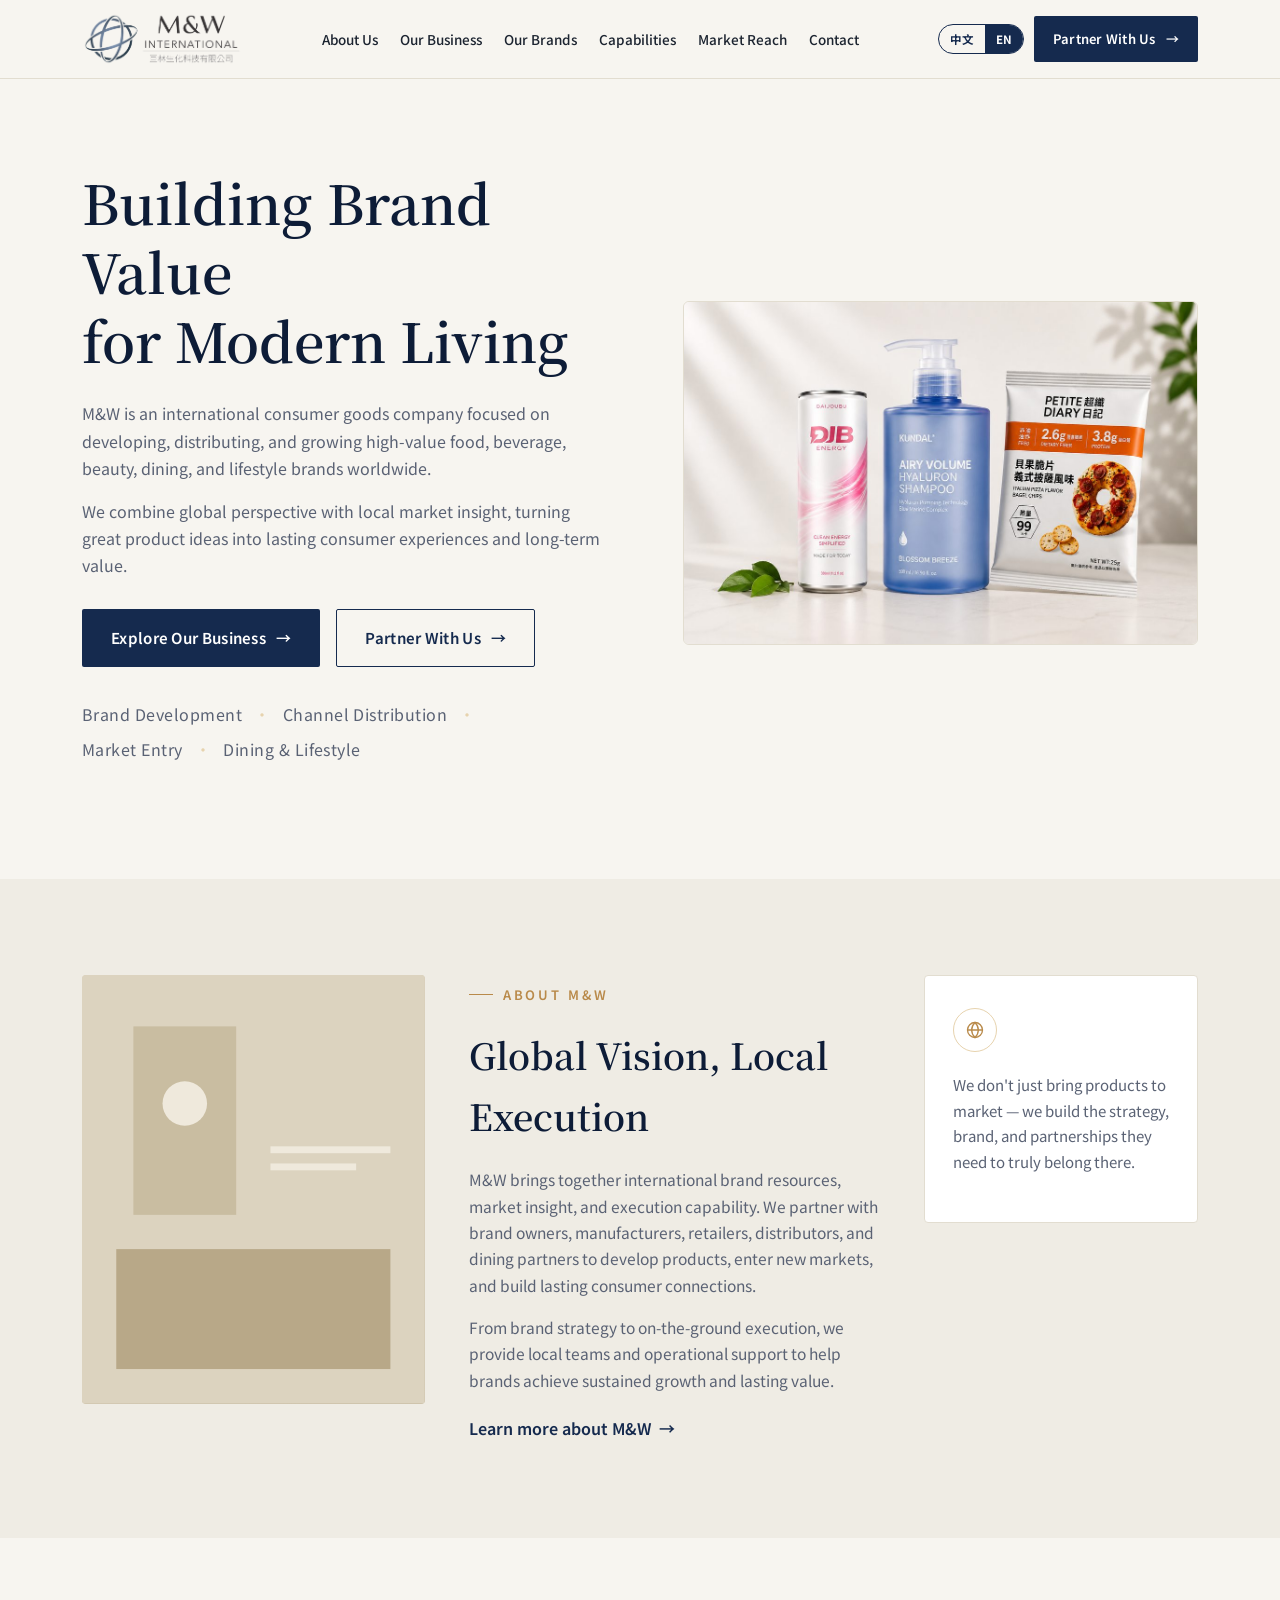
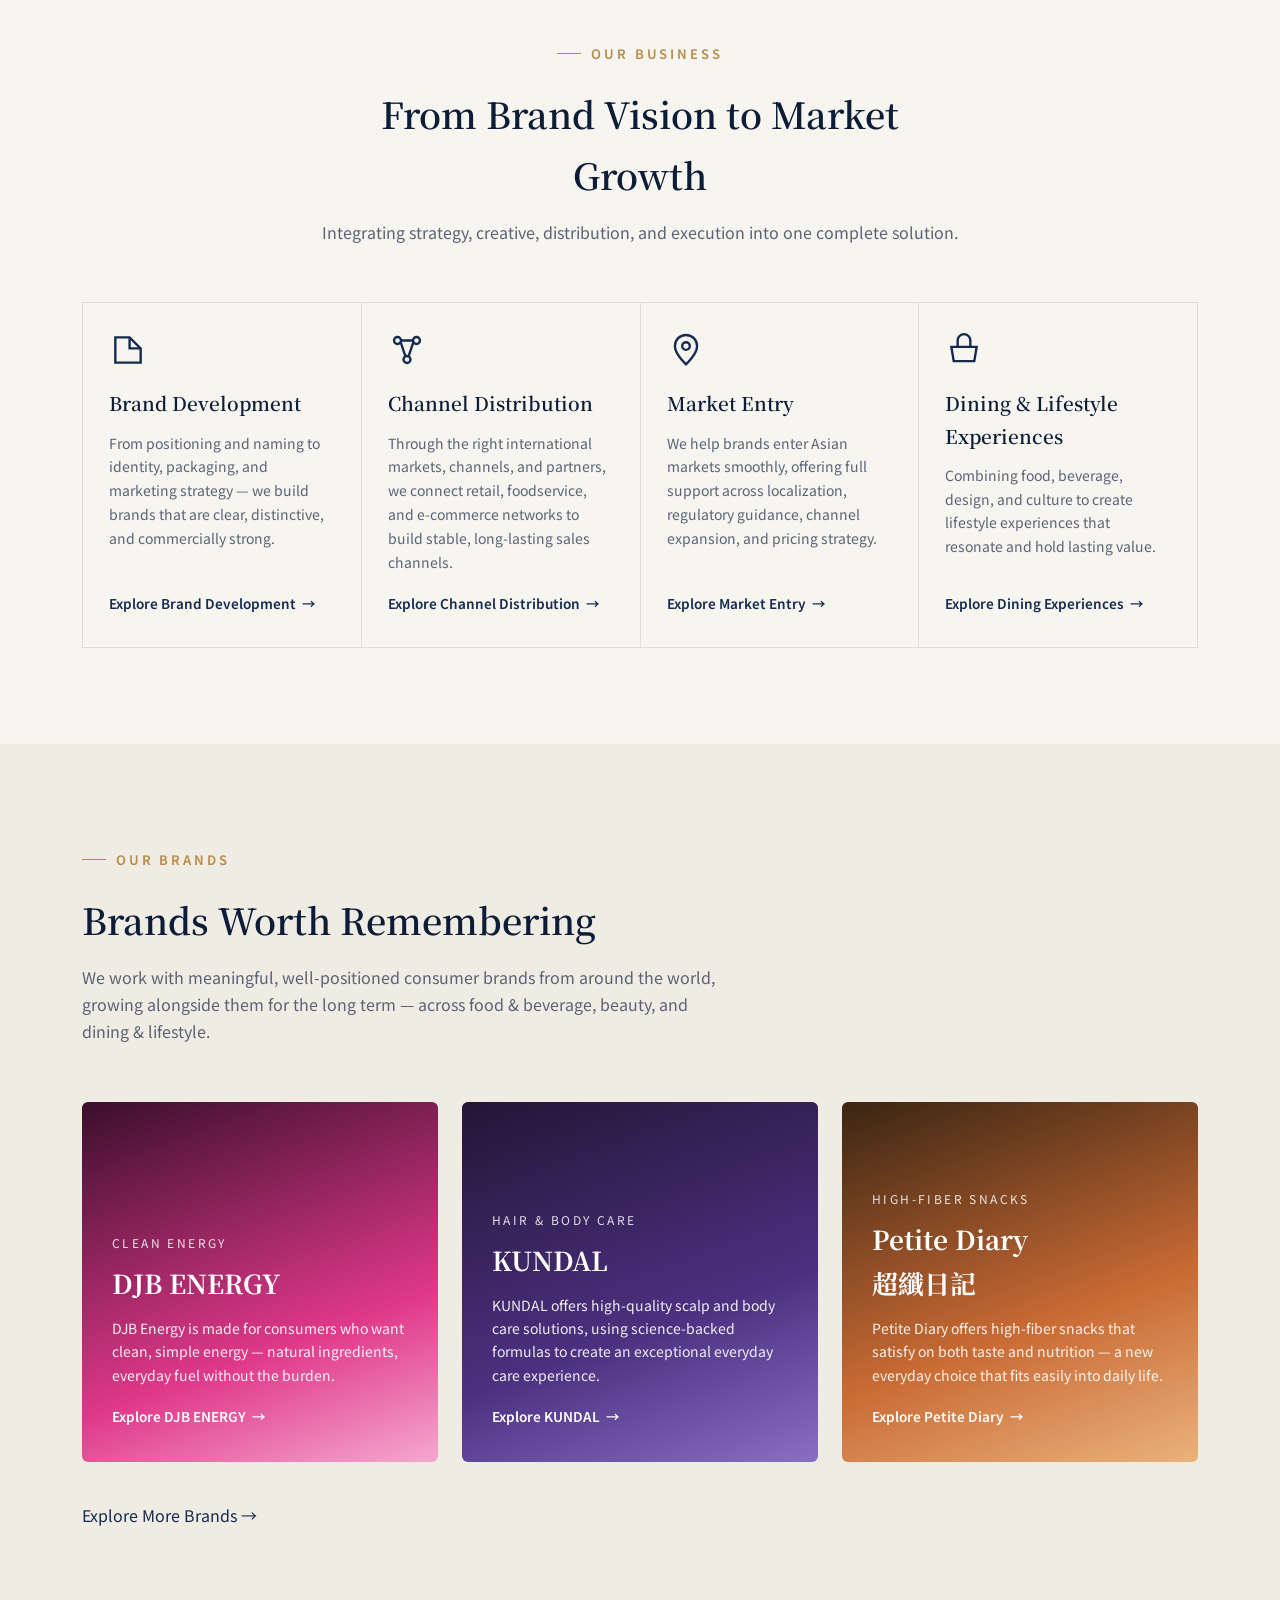
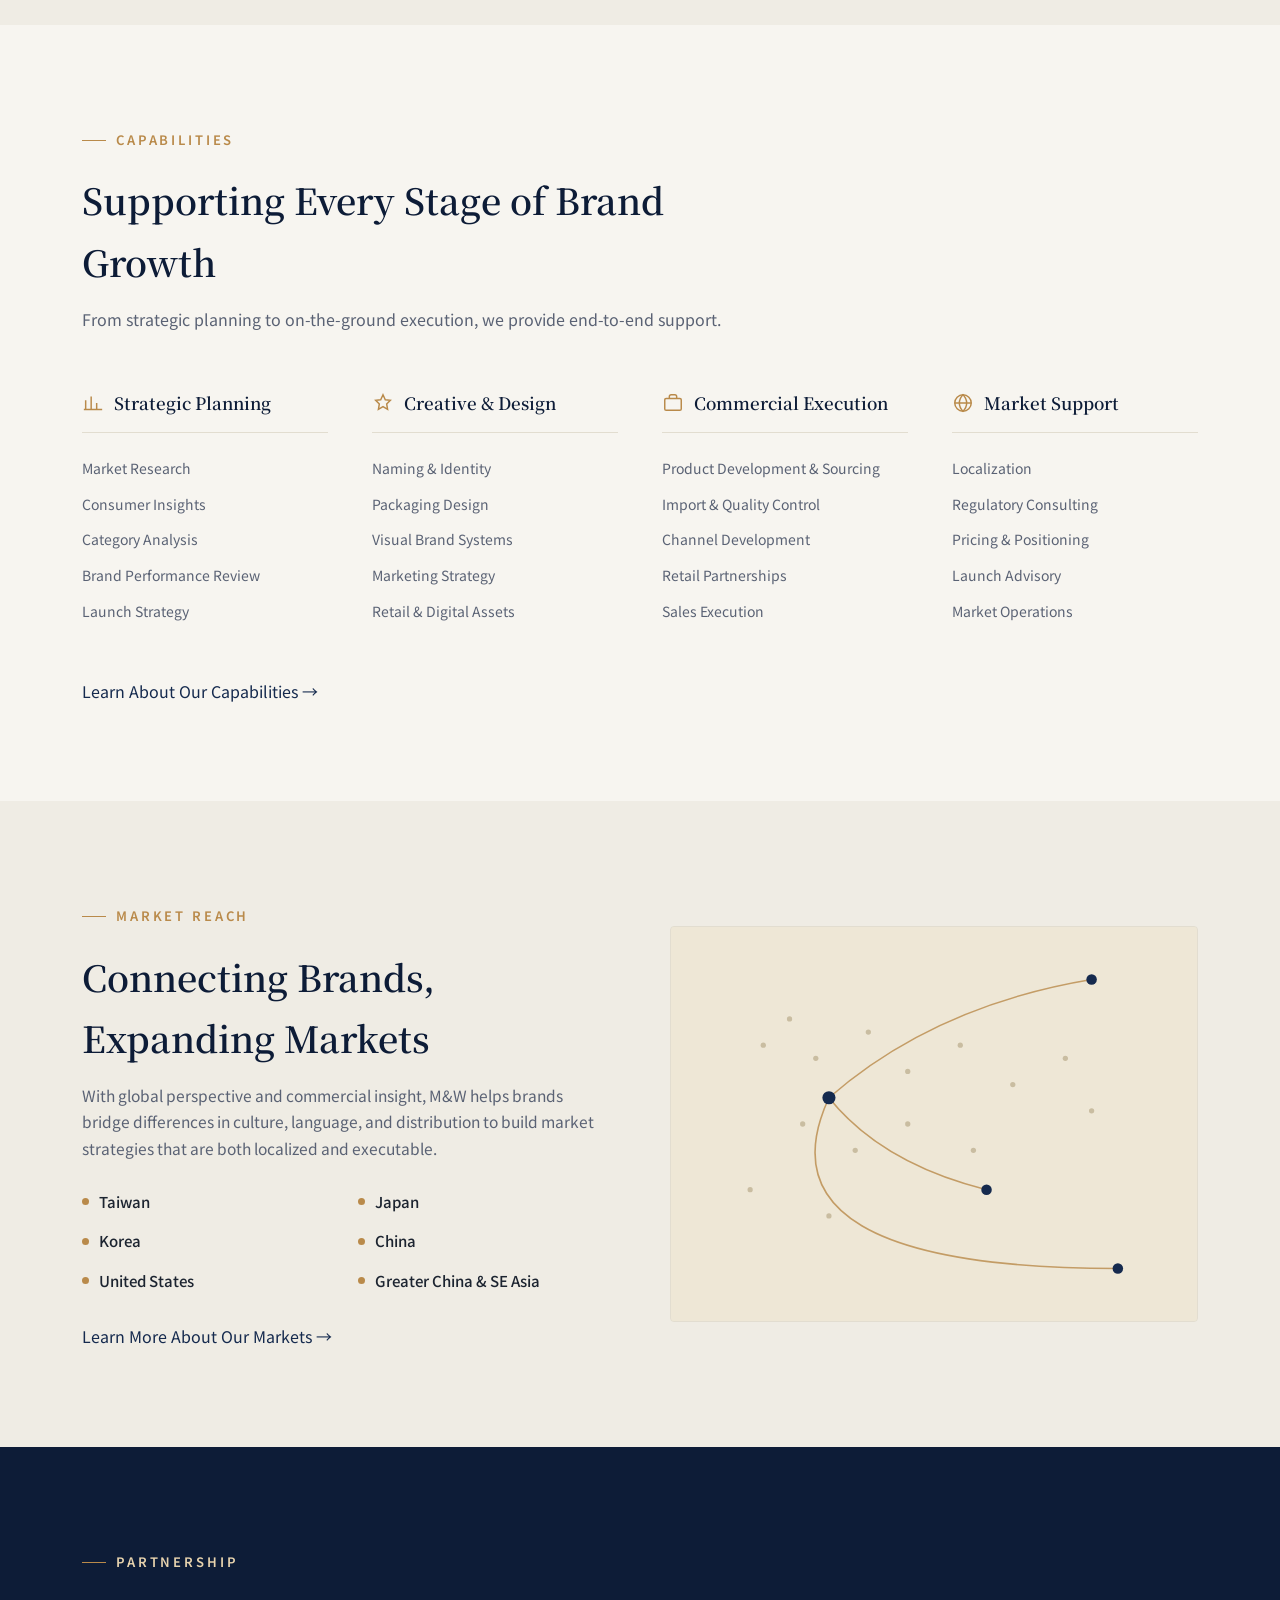
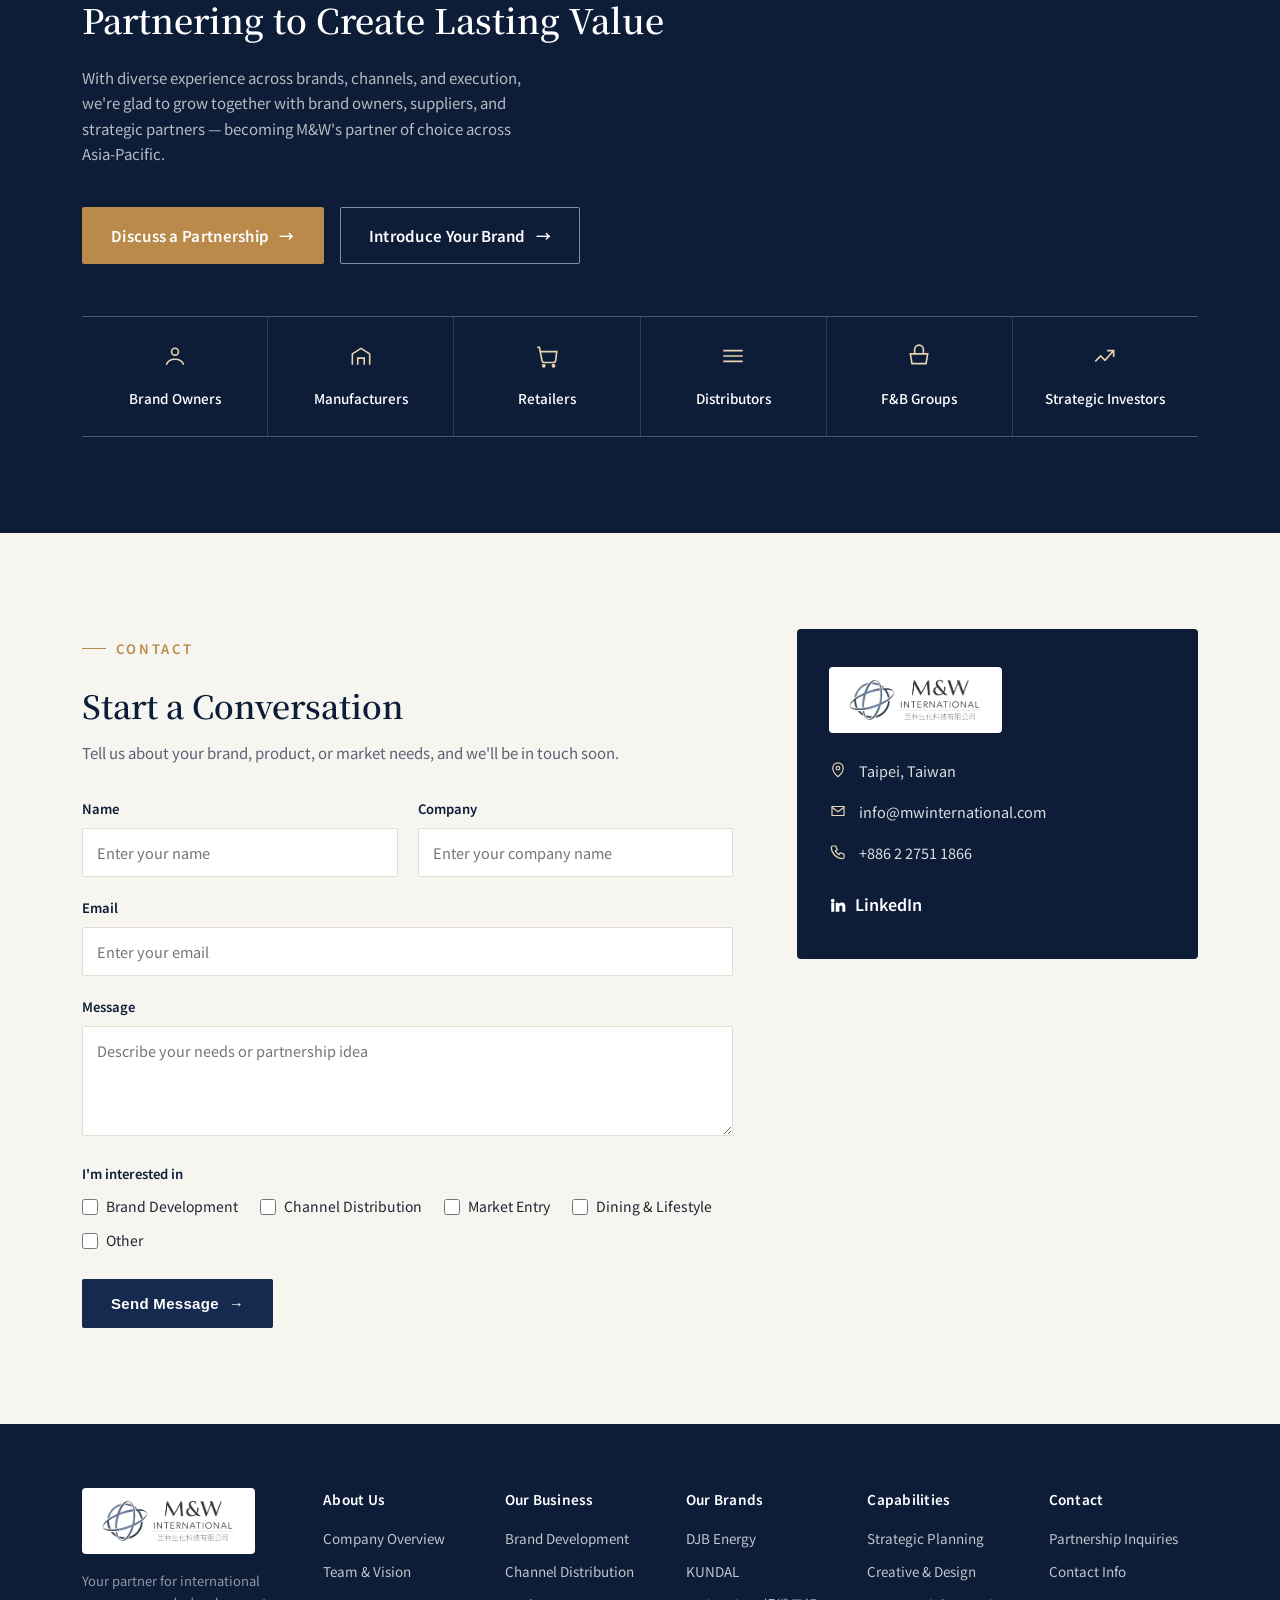
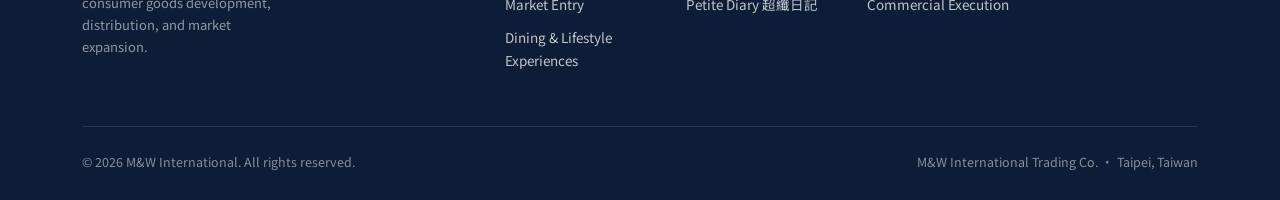
<file: mw-international-website_1.html>
<!DOCTYPE html>
<html lang="zh-Hant">
<head>
<meta charset="UTF-8">
<meta name="viewport" content="width=device-width, initial-scale=1.0">
<title id="pageTitle">M&W International 巨林生化科技有限公司</title>
<meta id="pageDesc" name="description" content="M&W International — 國際消費品開發、代理與市場拓展夥伴，專注食品、飲品、美容、餐飲與生活風格品牌。">
<link rel="preconnect" href="https://fonts.googleapis.com">
<link rel="preconnect" href="https://fonts.gstatic.com" crossorigin>
<link href="https://fonts.googleapis.com/css2?family=Noto+Serif+TC:wght@500;600;700&family=Noto+Sans+TC:wght@300;400;500;600;700&display=swap" rel="stylesheet">
<style>
  :root{
    --navy:#152a4e;
    --navy-deep:#0d1c37;
    --navy-mid:#25406e;
    --paper:#f7f5f0;
    --paper-alt:#efece4;
    --ink:#1c2430;
    --ink-soft:#5a6274;
    --line:#e2ddd0;
    --gold:#b98a4a;
    --gold-soft:#e7d3ae;
    --djb:#e0388a;
    --kundal:#4c3080;
    --diary:#c96a34;
    --radius:2px;
  }
  *{box-sizing:border-box;margin:0;padding:0;}
  html{scroll-behavior:smooth;}
  body{
    font-family:'Noto Sans TC', sans-serif;
    color:var(--ink);
    background:var(--paper);
    line-height:1.7;
    -webkit-font-smoothing:antialiased;
  }
  h1,h2,h3,.serif{font-family:'Noto Serif TC', serif;}
  a{color:inherit;text-decoration:none;}
  img{max-width:100%;display:block;}
  ul{list-style:none;}
  .wrap{max-width:1180px;margin:0 auto;padding:0 32px;}
  .eyebrow{
    display:inline-flex;align-items:center;gap:10px;
    font-size:13px;letter-spacing:.22em;text-transform:uppercase;
    color:var(--gold);font-weight:600;margin-bottom:18px;
  }
  .eyebrow::before{content:"";width:24px;height:1px;background:var(--gold);}
  section{padding:96px 0;}
  .btn{
    display:inline-flex;align-items:center;gap:10px;
    padding:15px 28px;font-size:15px;font-weight:600;letter-spacing:.02em;
    border-radius:var(--radius);cursor:pointer;border:1px solid transparent;
    transition:transform .25s ease, background .25s ease, color .25s ease, border-color .25s ease;
  }
  .btn:hover{transform:translateY(-2px);}
  .btn-primary{background:var(--navy);color:#fff;}
  .btn-primary:hover{background:var(--navy-deep);}
  .btn-outline{border-color:var(--navy);color:var(--navy);}
  .btn-outline:hover{background:var(--navy);color:#fff;}
  .btn-gold{background:var(--gold);color:#fff;}
  .btn-gold:hover{background:#a3763b;}
  .btn-ghost-white{border-color:rgba(255,255,255,.5);color:#fff;}
  .btn-ghost-white:hover{background:#fff;color:var(--navy);}
  .arrow{transition:transform .25s ease;}
  .btn:hover .arrow{transform:translateX(4px);}

  /* Header */
  header{
    position:sticky;top:0;z-index:100;background:rgba(247,245,240,.92);
    backdrop-filter:blur(10px);border-bottom:1px solid var(--line);
  }
  .nav-inner{display:flex;align-items:center;justify-content:space-between;height:78px;gap:14px;}
  .logo{display:flex;align-items:center;gap:10px;flex:none;}
  .logo-mark{width:32px;height:32px;flex:none;}
  .logo-img{height:54px;width:auto;display:block;}
  .logo-on-dark{background:#fff;padding:10px 18px;border-radius:4px;display:inline-flex;}
  .logo-on-dark .logo-img{height:46px;}
  nav.primary ul{display:flex;gap:22px;font-size:13.5px;font-weight:500;white-space:nowrap;}
  nav.primary a{position:relative;padding:4px 0;color:var(--ink);}
  nav.primary a::after{content:"";position:absolute;left:0;bottom:-2px;width:0;height:1px;background:var(--navy);transition:width .25s ease;}
  nav.primary a:hover::after{width:100%;}
  .nav-cta{display:flex;align-items:center;gap:10px;flex:none;}
  .nav-cta .btn{padding:11px 18px;font-size:13px;white-space:nowrap;}
  .menu-toggle{display:none;background:none;border:none;cursor:pointer;padding:6px;}
  .menu-toggle span{display:block;width:22px;height:2px;background:var(--navy);margin:5px 0;transition:.25s;}

  /* Language toggle */
  .lang-toggle{
    display:flex;align-items:center;border:1px solid var(--navy);border-radius:20px;
    overflow:hidden;font-size:11.5px;font-weight:700;letter-spacing:.02em;flex:none;
  }
  .lang-toggle button{
    background:none;border:none;padding:6px 11px;cursor:pointer;color:var(--navy);
    font-family:inherit;font-size:11.5px;font-weight:700;transition:background .2s ease,color .2s ease;
  }
  .lang-toggle button.active{background:var(--navy);color:#fff;}

  /* Hero */
  .hero{padding:88px 0 100px;overflow:hidden;}
  .hero-inner{display:grid;grid-template-columns:1.05fr 1fr;gap:60px;align-items:center;}
  .hero h1{font-size:clamp(30px,4.4vw,54px);font-weight:600;line-height:1.28;color:var(--navy-deep);margin-bottom:26px;}
  .hero p{color:var(--ink-soft);font-size:16px;max-width:520px;margin-bottom:16px;}
  .hero-actions{display:flex;gap:16px;margin:30px 0 34px;flex-wrap:wrap;}
  .hero-tags{display:flex;flex-wrap:wrap;gap:8px 0;font-size:13px;color:var(--ink-soft);letter-spacing:.03em;}
  .hero-tags span::after{content:"·";margin:0 12px;color:var(--gold-soft);}
  .hero-tags span:last-child::after{content:"";margin:0;}

  .hero-art{position:relative;aspect-ratio:3/2;background:linear-gradient(160deg,#fff, #efe9dc 70%);border:1px solid var(--line);border-radius:6px;overflow:hidden;}
  .hero-art img{width:100%;height:100%;}

  /* About */
  .about{background:var(--paper-alt);}
  .about-grid{display:grid;grid-template-columns:1fr 1.2fr .8fr;gap:44px;align-items:start;}
  .about-photo{aspect-ratio:4/5;border-radius:4px;overflow:hidden;background:linear-gradient(150deg,#dcd3bf,#c8bda3);}
  .about h2{font-size:clamp(24px,3vw,36px);font-weight:600;color:var(--navy-deep);margin-bottom:20px;}
  .about p{color:var(--ink-soft);margin-bottom:16px;font-size:15.5px;}
  .about .more{display:inline-flex;align-items:center;gap:8px;color:var(--navy);font-weight:600;margin-top:6px;}
  .about-box{background:#fff;border:1px solid var(--line);padding:32px 28px;border-radius:4px;}
  .about-box .icon{width:44px;height:44px;border:1px solid var(--gold-soft);border-radius:50%;display:flex;align-items:center;justify-content:center;margin-bottom:20px;color:var(--gold);}
  .about-box p{font-size:15px;color:var(--ink-soft);}

  /* Business cards */
  .section-head{max-width:640px;margin-bottom:56px;}
  .section-head h2{font-size:clamp(24px,3vw,36px);font-weight:600;color:var(--navy-deep);margin-bottom:14px;}
  .section-head p{color:var(--ink-soft);font-size:16px;}
  .center{text-align:center;margin-left:auto;margin-right:auto;}

  .biz-grid{display:grid;grid-template-columns:repeat(4,1fr);gap:1px;background:var(--line);border:1px solid var(--line);}
  .biz-card{background:var(--paper);padding:0;display:flex;flex-direction:column;}
  .biz-body{padding:28px 26px 32px;flex:1;display:flex;flex-direction:column;}
  .biz-icon{width:38px;height:38px;color:var(--navy);margin-bottom:18px;}
  .biz-body h3{font-family:'Noto Serif TC',serif;font-size:19px;font-weight:600;color:var(--navy-deep);margin-bottom:12px;}
  .biz-body p{font-size:14px;color:var(--ink-soft);flex:1;margin-bottom:18px;}
  .biz-link{font-size:13.5px;font-weight:600;color:var(--navy);display:inline-flex;align-items:center;gap:6px;}
  .biz-link .arrow{transition:transform .25s ease;}
  .biz-card:hover .biz-link .arrow{transform:translateX(4px);}

  /* Brands */
  .brands{background:var(--paper-alt);}
  .brand-grid{display:grid;grid-template-columns:repeat(3,1fr);gap:24px;margin-top:8px;}
  .brand-card{border-radius:6px;overflow:hidden;position:relative;color:#fff;min-height:360px;display:flex;flex-direction:column;justify-content:flex-end;padding:34px 30px;}
  .brand-card .kicker{font-size:12px;letter-spacing:.2em;text-transform:uppercase;opacity:.85;margin-bottom:8px;}
  .brand-card h3{font-family:'Noto Serif TC',serif;font-size:26px;font-weight:700;margin-bottom:12px;}
  .brand-card p{font-size:14px;line-height:1.65;opacity:.92;margin-bottom:18px;max-width:320px;}
  .brand-card .biz-link{color:#fff;}
  .brand-djb{background:linear-gradient(160deg,#3a0f2b,#e0388a 65%,#f5a8cf);}
  .brand-kundal{background:linear-gradient(160deg,#241536,#4c3080 60%,#8a6fc2);}
  .brand-diary{background:linear-gradient(160deg,#3a2513,#c96a34 60%,#eab27c);}

  /* Capabilities */
  .cap-grid{display:grid;grid-template-columns:repeat(4,1fr);gap:44px;margin-top:8px;}
  .cap-col h4{display:flex;align-items:center;gap:10px;font-family:'Noto Serif TC',serif;font-size:17px;font-weight:600;color:var(--navy-deep);margin-bottom:18px;padding-bottom:14px;border-bottom:1px solid var(--line);}
  .cap-col h4 .ic{width:22px;height:22px;color:var(--gold);flex:none;}
  .cap-col li{font-size:14px;color:var(--ink-soft);padding:6px 0;}
  .cap-foot{margin-top:48px;}

  /* Market */
  .market{background:var(--paper-alt);}
  .market-grid{display:grid;grid-template-columns:1fr 1fr;gap:60px;align-items:center;}
  .market-list{display:grid;grid-template-columns:1fr 1fr;gap:14px 24px;margin:28px 0 30px;}
  .market-list li{display:flex;align-items:center;gap:10px;font-size:15px;color:var(--ink);font-weight:500;}
  .market-list .dot{width:7px;height:7px;border-radius:50%;background:var(--gold);flex:none;}
  .map-wrap{aspect-ratio:4/3;border-radius:4px;overflow:hidden;background:#eee7d6;position:relative;border:1px solid var(--line);}

  /* CTA */
  .cta{background:var(--navy-deep);color:#fff;}
  .cta-top{display:flex;justify-content:space-between;align-items:flex-end;gap:40px;flex-wrap:wrap;margin-bottom:52px;}
  .cta h2{font-size:clamp(24px,3vw,34px);font-weight:600;margin-bottom:16px;}
  .cta-top p{color:rgba(255,255,255,.7);max-width:460px;font-size:15px;}
  .cta-actions{display:flex;gap:16px;flex:none;flex-wrap:wrap;}
  .partner-row{display:grid;grid-template-columns:repeat(6,1fr);gap:1px;background:rgba(255,255,255,.14);border-top:1px solid rgba(255,255,255,.14);border-bottom:1px solid rgba(255,255,255,.14);}
  .partner-cell{background:var(--navy-deep);padding:26px 10px;text-align:center;font-size:13.5px;font-weight:500;}
  .partner-cell .ic{width:26px;height:26px;margin:0 auto 12px;color:var(--gold-soft);}

  /* Contact */
  .contact-grid{display:grid;grid-template-columns:1.3fr .8fr;gap:64px;}
  .contact h2{font-size:clamp(22px,3vw,32px);font-weight:600;color:var(--navy-deep);margin-bottom:8px;}
  .contact-sub{color:var(--ink-soft);margin-bottom:32px;font-size:15px;}
  .field-row{display:grid;grid-template-columns:1fr 1fr;gap:20px;margin-bottom:20px;}
  label{display:block;font-size:13px;font-weight:600;color:var(--navy-deep);margin-bottom:8px;}
  input[type=text], input[type=email], textarea{
    width:100%;border:1px solid var(--line);background:#fff;padding:13px 14px;
    font-family:inherit;font-size:14.5px;border-radius:2px;color:var(--ink);
  }
  input:focus, textarea:focus{outline:2px solid var(--navy);outline-offset:1px;}
  textarea{resize:vertical;min-height:110px;}
  .checks{display:flex;flex-wrap:wrap;gap:10px 22px;margin:6px 0 26px;font-size:14px;color:var(--ink-soft);}
  .checks label{display:flex;align-items:center;gap:8px;font-weight:400;font-size:14px;color:var(--ink);margin:0;}
  .checks input{width:16px;height:16px;}
  .form-msg{margin-top:14px;font-size:14px;display:none;}
  .form-msg.ok{color:#2c7a4b;display:block;}

  .contact-info{background:var(--navy-deep);color:#fff;padding:38px 32px;border-radius:4px;height:fit-content;}
  .contact-info .logo-text .en{color:#fff;}
  .contact-info .logo-text .zh{color:rgba(255,255,255,.6);}
  .contact-info .logo{margin-bottom:26px;}
  .contact-info .ci-line{display:flex;gap:12px;align-items:flex-start;font-size:14.5px;margin-bottom:16px;color:rgba(255,255,255,.85);}
  .contact-info .ic{width:18px;height:18px;flex:none;margin-top:2px;color:var(--gold-soft);}
  .contact-info a.ln{display:inline-flex;align-items:center;gap:8px;margin-top:10px;font-weight:600;color:#fff;}

  /* Footer */
  footer{background:var(--navy-deep);color:rgba(255,255,255,.75);padding:64px 0 28px;}
  .footer-grid{display:grid;grid-template-columns:1.4fr repeat(5,1fr);gap:32px;padding-bottom:44px;border-bottom:1px solid rgba(255,255,255,.12);}
  footer .logo-text .en{color:#fff;}
  footer .logo-text .zh{color:rgba(255,255,255,.55);}
  footer h5{font-size:13.5px;font-weight:600;color:#fff;margin-bottom:16px;letter-spacing:.02em;}
  footer li{font-size:13.5px;margin-bottom:10px;}
  footer li a:hover{color:#fff;}
  .footer-bottom{display:flex;justify-content:space-between;padding-top:24px;font-size:12.5px;color:rgba(255,255,255,.5);flex-wrap:wrap;gap:10px;}

  .skip-link{position:absolute;left:-999px;top:0;background:#fff;color:var(--navy);padding:10px 16px;z-index:1000;}
  .skip-link:focus{left:12px;top:12px;}

  @media (max-width:960px){
    .about-grid{grid-template-columns:1fr;}
    .about-photo{aspect-ratio:16/9;}
    .biz-grid{grid-template-columns:repeat(2,1fr);}
    .brand-grid{grid-template-columns:1fr;}
    .cap-grid{grid-template-columns:repeat(2,1fr);gap:32px;}
    .market-grid{grid-template-columns:1fr;}
    .partner-row{grid-template-columns:repeat(3,1fr);}
    .contact-grid{grid-template-columns:1fr;}
    .footer-grid{grid-template-columns:repeat(3,1fr);}
    nav.primary, .nav-cta .btn-outline-desktop{display:none;}
  }
  @media (max-width:820px){
    .hero-inner{gap:32px;}
  }
  @media (max-width:700px){
    .hero-inner{grid-template-columns:1fr;}
  }
  @media (max-width:640px){
    section{padding:64px 0;}
    .wrap{padding:0 20px;}
    nav.primary{display:none;}
    .menu-toggle{display:block;}
    .nav-cta .btn{padding:11px 18px;font-size:13.5px;}
    .biz-grid{grid-template-columns:1fr;}
    .cap-grid{grid-template-columns:1fr 1fr;}
    .field-row{grid-template-columns:1fr;}
    .footer-grid{grid-template-columns:1fr 1fr;}
    .partner-row{grid-template-columns:repeat(2,1fr);}
    .cta-top{flex-direction:column;align-items:flex-start;}
    .lang-toggle button{padding:6px 10px;}
  }
  @media (prefers-reduced-motion: reduce){
    html{scroll-behavior:auto;}
    *{transition:none !important;}
  }
</style>
</head>
<body>
<a class="skip-link" href="#main" data-i18n="skip">跳至主要內容</a>

<header>
  <div class="wrap nav-inner">
    <a class="logo" href="#top">
      <img class="logo-img" src="[data-uri]" alt="M&amp;W International logo">
    </a>
    <nav class="primary" aria-label="Main navigation">
      <ul>
        <li><a href="#about" data-i18n="navAbout">關於我們</a></li>
        <li><a href="#business" data-i18n="navBusiness">我們的事業</a></li>
        <li><a href="#brands" data-i18n="navBrands">品牌產品</a></li>
        <li><a href="#capabilities" data-i18n="navCapabilities">核心能力</a></li>
        <li><a href="#market" data-i18n="navMarket">市場布局</a></li>
        <li><a href="#contact" data-i18n="navContact">聯絡我們</a></li>
      </ul>
    </nav>
    <div class="nav-cta">
      <div class="lang-toggle" role="group" aria-label="Language / 語言">
        <button type="button" id="langZh" class="active" aria-pressed="true">中文</button>
        <button type="button" id="langEn" aria-pressed="false">EN</button>
      </div>
      <a class="btn btn-primary btn-outline-desktop" href="#contact"><span data-i18n="navCta">合作夥伴洽談</span> <span class="arrow">→</span></a>
      <button class="menu-toggle" id="menuToggle" aria-label="Open menu" aria-expanded="false" aria-controls="mobileNav">
        <span></span><span></span><span></span>
      </button>
    </div>
  </div>
  <nav id="mobileNav" class="primary" aria-label="Mobile navigation" style="display:none;padding:0 32px 24px;">
    <ul style="flex-direction:column;gap:18px;">
      <li><a href="#about" data-i18n="navAbout">關於我們</a></li>
      <li><a href="#business" data-i18n="navBusiness">我們的事業</a></li>
      <li><a href="#brands" data-i18n="navBrands">品牌產品</a></li>
      <li><a href="#capabilities" data-i18n="navCapabilities">核心能力</a></li>
      <li><a href="#market" data-i18n="navMarket">市場布局</a></li>
      <li><a href="#contact" data-i18n="navContact">聯絡我們</a></li>
    </ul>
  </nav>
</header>

<main id="main">

<!-- HERO -->
<section class="hero" id="top">
  <div class="wrap hero-inner">
    <div>
      <h1 data-i18n-html="heroH1">打造現代生活的<br>品牌價值</h1>
      <p data-i18n="heroP1">M&amp;W 是一家國際消費品公司，專注於開發、代理與成長具高附加價值的食品、飲品、美容、餐飲與生活風格品牌，並拓展全球市場。</p>
      <p data-i18n="heroP2">我們結合全球視野與在地市場洞察，將優秀的產品理念轉化為長期的消費體驗，創造長期價值。</p>
      <div class="hero-actions">
        <a class="btn btn-primary" href="#business"><span data-i18n="heroBtn1">探索我們的事業</span> <span class="arrow">→</span></a>
        <a class="btn btn-outline" href="#contact"><span data-i18n="navCta">合作夥伴洽談</span> <span class="arrow">→</span></a>
      </div>
      <p class="hero-tags">
        <span data-i18n="tag1">品牌開發</span><span data-i18n="tag2">通路代理</span><span data-i18n="tag3">市場進入</span><span data-i18n="tag4">餐飲與生活體驗</span>
      </p>
    </div>
    <div class="hero-art" role="img" data-i18n-aria="heroArtAlt" aria-label="M&W 旗下品牌產品實拍：DJB Energy 能量飲、KUNDAL 護理系列與超纖日記零食">
      <img src="[data-uri]" alt="DJB Energy, KUNDAL, and Petite Diary products displayed together" style="width:100%;height:100%;object-fit:cover;display:block;">
    </div>
  </div>
</section>

<!-- ABOUT -->
<section class="about" id="about">
  <div class="wrap about-grid">
    <div class="about-photo" role="img" data-i18n-aria="aboutPhotoAlt" aria-label="M&W 團隊工作環境示意圖">
      <svg viewBox="0 0 400 500" xmlns="http://www.w3.org/2000/svg" width="100%" height="100%">
        <rect width="400" height="500" fill="#dcd3bf"/>
        <rect x="40" y="320" width="320" height="140" fill="#b8a888"/>
        <rect x="60" y="60" width="120" height="220" fill="#c9bda1"/>
        <circle cx="120" cy="150" r="26" fill="#efe9dc"/>
        <rect x="220" y="200" width="140" height="8" fill="#efe9dc"/>
        <rect x="220" y="220" width="100" height="8" fill="#efe9dc"/>
      </svg>
    </div>
    <div>
      <span class="eyebrow" data-i18n="aboutEyebrow">關於 M&amp;W</span>
      <h2 data-i18n="aboutH2">全球思維，在地實踐</h2>
      <p data-i18n="aboutP1">M&amp;W 集團國際品牌資源、市場洞察與執行力，我們與品牌所有者、製造商、零售商、通路商及餐飲夥伴合作，共同開發產品、進入新市場，並建立長久的消費者連結。</p>
      <p data-i18n="aboutP2">從品牌策略到落地執行，我們提供在地團隊與營運支援，協助品牌實現持續的成長與價值累積。</p>
      <a class="more" href="#business"><span data-i18n="aboutLink">深入了解 M&amp;W</span> <span class="arrow">→</span></a>
    </div>
    <div class="about-box">
      <div class="icon">
        <svg width="20" height="20" viewBox="0 0 24 24" fill="none" stroke="currentColor" stroke-width="1.6"><circle cx="12" cy="12" r="9"/><path d="M3 12h18M12 3c2.6 2.6 4 6 4 9s-1.4 6.4-4 9c-2.6-2.6-4-6-4-9s1.4-6.4 4-9z"/></svg>
      </div>
      <p data-i18n="aboutBox">我們不只是把產品帶進市場，更在打造能在市場中被接受的，策略、品牌、夥伴關係與體驗。</p>
    </div>
  </div>
</section>

<!-- BUSINESS -->
<section id="business">
  <div class="wrap">
    <div class="section-head center">
      <span class="eyebrow" style="justify-content:center;" data-i18n="navBusiness">我們的事業</span>
      <h2 data-i18n="bizH2">從品牌願景到市場成長</h2>
      <p data-i18n="bizSub">整合策略、創意、通路與執行，提供一站式解決方案。</p>
    </div>
    <div class="biz-grid">
      <div class="biz-card">
        <div class="biz-body">
          <svg class="biz-icon" viewBox="0 0 24 24" fill="none" stroke="currentColor" stroke-width="1.5"><path d="M4 4h9l7 7v9H4z"/><path d="M13 4v7h7"/></svg>
          <h3 data-i18n="biz1Title">品牌開發</h3>
          <p data-i18n="biz1Desc">從定位、命名、品牌識別、包裝設計到行銷策略，打造清晰、具差異化且具商業力的品牌。</p>
          <a class="biz-link" href="#brands"><span data-i18n="biz1Link">探索品牌開發</span> <span class="arrow">→</span></a>
        </div>
      </div>
      <div class="biz-card">
        <div class="biz-body">
          <svg class="biz-icon" viewBox="0 0 24 24" fill="none" stroke="currentColor" stroke-width="1.5"><circle cx="6" cy="6" r="2.2"/><circle cx="18" cy="6" r="2.2"/><circle cx="12" cy="18" r="2.2"/><path d="M8 7l3 9M16 7l-3 9M8.2 6h7.6"/></svg>
          <h3 data-i18n="biz2Title">通路代理</h3>
          <p data-i18n="biz2Desc">透過國際優質且合適的市場、通路與夥伴，連結零售、餐飲通路與電商網路，建立穩定且長效的銷售網路。</p>
          <a class="biz-link" href="#market"><span data-i18n="biz2Link">探索通路代理</span> <span class="arrow">→</span></a>
        </div>
      </div>
      <div class="biz-card">
        <div class="biz-body">
          <svg class="biz-icon" viewBox="0 0 24 24" fill="none" stroke="currentColor" stroke-width="1.5"><path d="M12 21s7-6.2 7-11.5A7 7 0 0 0 5 9.5C5 14.8 12 21 12 21z"/><circle cx="12" cy="9.5" r="2.4"/></svg>
          <h3 data-i18n="biz3Title">市場進入</h3>
          <p data-i18n="biz3Desc">協助品牌順利進入亞洲市場，提供在地化、法規諮詢、通路拓展、定價策略等市場導入全方位支援。</p>
          <a class="biz-link" href="#market"><span data-i18n="biz3Link">探索市場進入</span> <span class="arrow">→</span></a>
        </div>
      </div>
      <div class="biz-card">
        <div class="biz-body">
          <svg class="biz-icon" viewBox="0 0 24 24" fill="none" stroke="currentColor" stroke-width="1.5"><path d="M4 10h16l-1.5 9h-13z"/><path d="M8 10V6a4 4 0 0 1 8 0v4"/></svg>
          <h3 data-i18n="biz4Title">餐飲與生活體驗</h3>
          <p data-i18n="biz4Desc">結合餐飲、飲品、設計與文化，打造能引起共鳴且具有價值的生活風格體驗。</p>
          <a class="biz-link" href="#brands"><span data-i18n="biz4Link">探索餐飲體驗</span> <span class="arrow">→</span></a>
        </div>
      </div>
    </div>
  </div>
</section>

<!-- BRANDS -->
<section class="brands" id="brands">
  <div class="wrap">
    <div class="section-head">
      <span class="eyebrow" data-i18n="navBrands">品牌產品</span>
      <h2 data-i18n="brandsH2">值得被記住的品牌</h2>
      <p data-i18n="brandsP">我們關注全球具品牌定位、深具意義的消費品品牌，攜手長期成長茁壯。產品涵蓋食品飲品、美容保養、餐飲與生活風格，滿足不同消費體驗。</p>
    </div>
    <div class="brand-grid">
      <div class="brand-card brand-djb">
        <span class="kicker">Clean Energy</span>
        <h3>DJB ENERGY</h3>
        <p data-i18n="djbDesc">DJB Energy 為追求純淨能量、簡單健康的消費者設計，使用天然原料，零負擔的日常能量補給。</p>
        <a class="biz-link" href="#contact"><span data-i18n="djbLink">探索 DJB ENERGY</span> <span class="arrow">→</span></a>
      </div>
      <div class="brand-card brand-kundal">
        <span class="kicker">Hair &amp; Body Care</span>
        <h3>KUNDAL</h3>
        <p data-i18n="kundalDesc">KUNDAL 提供高品質的頭皮護理與身體保養方案，以科學配方打造出色且愉悅的日常保養體驗。</p>
        <a class="biz-link" href="#contact"><span data-i18n="kundalLink">探索 KUNDAL</span> <span class="arrow">→</span></a>
      </div>
      <div class="brand-card brand-diary">
        <span class="kicker">High-Fiber Snacks</span>
        <h3 data-i18n-html="diaryTitle">超纖日記<br>Petite Diary</h3>
        <p data-i18n="diaryDesc">超纖日記提供美味與纖維雙重滿足的高纖零食，兼顧美味與健康，是融入日常生活的飲食新選擇。</p>
        <a class="biz-link" href="#contact"><span data-i18n="diaryLink">探索超纖日記</span> <span class="arrow">→</span></a>
      </div>
    </div>
    <div style="margin-top:40px;">
      <a class="more" href="#contact" style="color:var(--navy);"><span data-i18n="brandsMore">探索更多品牌</span> <span class="arrow">→</span></a>
    </div>
  </div>
</section>

<!-- CAPABILITIES -->
<section id="capabilities">
  <div class="wrap">
    <div class="section-head">
      <span class="eyebrow" data-i18n="navCapabilities">核心能力</span>
      <h2 data-i18n="capH2">陪伴品牌成長的每一個階段</h2>
      <p data-i18n="capSub">從策略規劃到營運落地執行，我們提供全方位支援。</p>
    </div>
    <div class="cap-grid">
      <div class="cap-col">
        <h4><svg class="ic" viewBox="0 0 24 24" fill="none" stroke="currentColor" stroke-width="1.6"><path d="M4 19V9M10 19V5M16 19v-7M22 19H2"/></svg><span data-i18n="cap1Title">策略規劃</span></h4>
        <ul>
          <li data-i18n="cap1a">市場研究</li><li data-i18n="cap1b">消費者洞察</li><li data-i18n="cap1c">品類分析</li><li data-i18n="cap1d">品牌績效評估</li><li data-i18n="cap1e">上市策略</li>
        </ul>
      </div>
      <div class="cap-col">
        <h4><svg class="ic" viewBox="0 0 24 24" fill="none" stroke="currentColor" stroke-width="1.6"><path d="M12 3l2.5 5.5L20 9l-4 4 1 6-5-3-5 3 1-6-4-4 5.5-.5z"/></svg><span data-i18n="cap2Title">創意設計</span></h4>
        <ul>
          <li data-i18n="cap2a">品牌命名與識別</li><li data-i18n="cap2b">包裝設計</li><li data-i18n="cap2c">品牌視覺系統</li><li data-i18n="cap2d">行銷策略</li><li data-i18n="cap2e">零售與數位資產</li>
        </ul>
      </div>
      <div class="cap-col">
        <h4><svg class="ic" viewBox="0 0 24 24" fill="none" stroke="currentColor" stroke-width="1.6"><rect x="3" y="7" width="18" height="13" rx="1.5"/><path d="M8 7V5a2 2 0 0 1 2-2h4a2 2 0 0 1 2 2v2"/></svg><span data-i18n="cap3Title">商業執行</span></h4>
        <ul>
          <li data-i18n="cap3a">產品開發與採購</li><li data-i18n="cap3b">進口與品質管理</li><li data-i18n="cap3c">通路開發</li><li data-i18n="cap3d">零售夥伴合作</li><li data-i18n="cap3e">銷售執行</li>
        </ul>
      </div>
      <div class="cap-col">
        <h4><svg class="ic" viewBox="0 0 24 24" fill="none" stroke="currentColor" stroke-width="1.6"><circle cx="12" cy="12" r="9"/><path d="M3 12h18M12 3c2.6 2.6 4 6 4 9s-1.4 6.4-4 9c-2.6-2.6-4-6-4-9s1.4-6.4 4-9z"/></svg><span data-i18n="cap4Title">市場支援</span></h4>
        <ul>
          <li data-i18n="cap4a">在地化服務</li><li data-i18n="cap4b">法規諮詢</li><li data-i18n="cap4c">定價與定位</li><li data-i18n="cap4d">上市顧問</li><li data-i18n="cap4e">市場營運管理</li>
        </ul>
      </div>
    </div>
    <div class="cap-foot">
      <a class="more" href="#contact" style="color:var(--navy);"><span data-i18n="capMore">了解我們的核心能力</span> <span class="arrow">→</span></a>
    </div>
  </div>
</section>

<!-- MARKET -->
<section class="market" id="market">
  <div class="wrap market-grid">
    <div>
      <span class="eyebrow" data-i18n="navMarket">市場布局</span>
      <h2 style="font-size:clamp(24px,3vw,36px);font-weight:600;color:var(--navy-deep);margin-bottom:14px;" data-i18n="marketH2">連結品牌，拓展市場</h2>
      <p style="color:var(--ink-soft);font-size:15.5px;" data-i18n="marketP">M&amp;W 以國際視野與商業洞察力連接，協助品牌跨越文化、語言與通路差異，打造在地化且具執行力的市場策略。</p>
      <ul class="market-list">
        <li><span class="dot"></span><span data-i18n="mTaiwan">台灣</span></li>
        <li><span class="dot"></span><span data-i18n="mJapan">日本</span></li>
        <li><span class="dot"></span><span data-i18n="mKorea">韓國</span></li>
        <li><span class="dot"></span><span data-i18n="mChina">中國</span></li>
        <li><span class="dot"></span><span data-i18n="mUS">美國</span></li>
        <li><span class="dot"></span><span data-i18n="mGCSEA">大中華與東南亞</span></li>
      </ul>
      <a class="more" href="#contact" style="color:var(--navy);"><span data-i18n="marketMore">了解更多市場</span> <span class="arrow">→</span></a>
    </div>
    <div class="map-wrap" role="img" data-i18n-aria="mapAlt" aria-label="亞太與北美市場連結示意地圖">
      <svg viewBox="0 0 400 300" width="100%" height="100%" xmlns="http://www.w3.org/2000/svg">
        <rect width="400" height="300" fill="#eee7d6"/>
        <g fill="#c9bda1">
          <circle cx="70" cy="90" r="2"/><circle cx="90" cy="70" r="2"/><circle cx="110" cy="100" r="2"/>
          <circle cx="150" cy="80" r="2"/><circle cx="180" cy="110" r="2"/><circle cx="220" cy="90" r="2"/>
          <circle cx="260" cy="120" r="2"/><circle cx="300" cy="100" r="2"/><circle cx="320" cy="140" r="2"/>
          <circle cx="100" cy="150" r="2"/><circle cx="140" cy="170" r="2"/><circle cx="180" cy="150" r="2"/>
          <circle cx="230" cy="170" r="2"/><circle cx="60" cy="200" r="2"/><circle cx="120" cy="220" r="2"/>
        </g>
        <g stroke="#b98a4a" stroke-width="1.2" fill="none" opacity=".8">
          <path d="M120 130 Q200 60 320 40"/>
          <path d="M120 130 Q160 180 240 200"/>
          <path d="M120 130 Q60 260 340 260"/>
        </g>
        <g fill="#152a4e">
          <circle cx="120" cy="130" r="5"/>
          <circle cx="320" cy="40" r="4"/>
          <circle cx="240" cy="200" r="4"/>
          <circle cx="340" cy="260" r="4"/>
        </g>
      </svg>
    </div>
  </div>
</section>

<!-- CTA -->
<section class="cta">
  <div class="wrap">
    <div class="cta-top">
      <div>
        <span class="eyebrow" style="color:var(--gold-soft);" data-i18n="ctaEyebrow">攜手合作</span>
        <h2 data-i18n="ctaH2">攜手合作，創造長遠價值</h2>
        <p data-i18n="ctaP">我們具備多元的品牌、通路與執行經驗，樂於與品牌所有者、供應商及策略夥伴共同成長，成為 M&amp;W 於亞太區域首選的合作夥伴。</p>
      </div>
      <div class="cta-actions">
        <a class="btn btn-gold" href="#contact"><span data-i18n="ctaBtn1">洽談合作機會</span> <span class="arrow">→</span></a>
        <a class="btn btn-ghost-white" href="#contact"><span data-i18n="ctaBtn2">介紹您的品牌</span> <span class="arrow">→</span></a>
      </div>
    </div>
    <div class="partner-row">
      <div class="partner-cell"><svg class="ic" viewBox="0 0 24 24" fill="none" stroke="currentColor" stroke-width="1.5"><circle cx="12" cy="8" r="3.2"/><path d="M4 20c1.5-4 5-5 8-5s6.5 1 8 5"/></svg><div data-i18n="p1">品牌擁有者</div></div>
      <div class="partner-cell"><svg class="ic" viewBox="0 0 24 24" fill="none" stroke="currentColor" stroke-width="1.5"><path d="M4 20V10l8-5 8 5v10"/><path d="M9 20v-6h6v6"/></svg><div data-i18n="p2">製造商</div></div>
      <div class="partner-cell"><svg class="ic" viewBox="0 0 24 24" fill="none" stroke="currentColor" stroke-width="1.5"><path d="M3 4h2l2.4 12.4A2 2 0 0 0 9.4 18H18a2 2 0 0 0 2-1.6L21 8H6"/><circle cx="9" cy="21" r="1"/><circle cx="18" cy="21" r="1"/></svg><div data-i18n="p3">零售商</div></div>
      <div class="partner-cell"><svg class="ic" viewBox="0 0 24 24" fill="none" stroke="currentColor" stroke-width="1.5"><path d="M3 7h18M3 12h18M3 17h18"/></svg><div data-i18n="p4">通路商</div></div>
      <div class="partner-cell"><svg class="ic" viewBox="0 0 24 24" fill="none" stroke="currentColor" stroke-width="1.5"><path d="M4 10h16l-1.5 9h-13z"/><path d="M8 10V6a4 4 0 0 1 8 0v4"/></svg><div data-i18n="p5">餐飲集團</div></div>
      <div class="partner-cell"><svg class="ic" viewBox="0 0 24 24" fill="none" stroke="currentColor" stroke-width="1.5"><path d="M3 17l5-5 4 4 8-9"/><path d="M14 7h6v6"/></svg><div data-i18n="p6">策略投資人</div></div>
    </div>
  </div>
</section>

<!-- CONTACT -->
<section id="contact">
  <div class="wrap contact-grid">
    <div class="contact">
      <span class="eyebrow" data-i18n="navContact">聯絡我們</span>
      <h2 data-i18n="contactH2">開始對話</h2>
      <p class="contact-sub" data-i18n="contactSub">告訴我們您的品牌、產品或市場需求，我們將盡快與您聯繫。</p>
      <form id="contactForm" novalidate>
        <div class="field-row">
          <div>
            <label for="name" data-i18n="lblName">姓名</label>
            <input type="text" id="name" name="name" data-i18n-placeholder="phName" placeholder="請輸入您的姓名" required>
          </div>
          <div>
            <label for="company" data-i18n="lblCompany">公司名稱</label>
            <input type="text" id="company" name="company" data-i18n-placeholder="phCompany" placeholder="請輸入公司名稱">
          </div>
        </div>
        <div class="field-row">
          <div style="grid-column:1/-1;">
            <label for="email" data-i18n="lblEmail">電子郵件</label>
            <input type="email" id="email" name="email" data-i18n-placeholder="phEmail" placeholder="請輸入電子郵件" required>
          </div>
        </div>
        <div style="margin-bottom:20px;">
          <label for="message" data-i18n="lblMessage">訊息</label>
          <textarea id="message" name="message" data-i18n-placeholder="phMessage" placeholder="請描述您的需求與合作想法" required></textarea>
        </div>
        <label style="margin-bottom:10px;" data-i18n="lblInterest">我有興趣於</label>
        <div class="checks">
          <label><input type="checkbox" name="interest" value="品牌開發"><span data-i18n="tag1">品牌開發</span></label>
          <label><input type="checkbox" name="interest" value="通路代理"><span data-i18n="tag2">通路代理</span></label>
          <label><input type="checkbox" name="interest" value="市場進入"><span data-i18n="tag3">市場進入</span></label>
          <label><input type="checkbox" name="interest" value="餐飲與生活體驗"><span data-i18n="tag4">餐飲與生活體驗</span></label>
          <label><input type="checkbox" name="interest" value="其他"><span data-i18n="tagOther">其他</span></label>
        </div>
        <button class="btn btn-primary" type="submit"><span data-i18n="submitBtn">送出訊息</span> <span class="arrow">→</span></button>
        <p id="formMsg" class="form-msg" role="status"></p>
      </form>
    </div>
    <div class="contact-info">
      <div class="logo logo-on-dark">
        <img class="logo-img" src="[data-uri]" alt="M&amp;W International logo">
      </div>
      <div class="ci-line"><svg class="ic" viewBox="0 0 24 24" fill="none" stroke="currentColor" stroke-width="1.6"><path d="M12 21s7-6.2 7-11.5A7 7 0 0 0 5 9.5C5 14.8 12 21 12 21z"/><circle cx="12" cy="9.5" r="2.4"/></svg><span data-i18n="ciAddress">台北・台灣</span></div>
      <div class="ci-line"><svg class="ic" viewBox="0 0 24 24" fill="none" stroke="currentColor" stroke-width="1.6"><path d="M4 6h16v12H4z"/><path d="M4 7l8 6 8-6"/></svg><span>info@mwinternational.com</span></div>
      <div class="ci-line"><svg class="ic" viewBox="0 0 24 24" fill="none" stroke="currentColor" stroke-width="1.6"><path d="M5 4h4l2 5-2.5 1.5a12 12 0 0 0 5 5L15 13l5 2v4a2 2 0 0 1-2 2A16 16 0 0 1 3 6a2 2 0 0 1 2-2z"/></svg><span>+886 2 2751 1866</span></div>
      <a class="ln" href="#" aria-label="M&amp;W International LinkedIn">
        <svg width="18" height="18" viewBox="0 0 24 24" fill="currentColor"><path d="M4.98 3.5a2.5 2.5 0 1 1 0 5 2.5 2.5 0 0 1 0-5zM3 9h4v12H3zM9 9h3.8v1.7h.1c.5-1 1.9-2 3.9-2 4.2 0 5 2.7 5 6.3V21h-4v-5.3c0-1.3 0-3-1.9-3s-2.1 1.4-2.1 2.9V21H9z"/></svg>
        <span data-i18n="linkedin">Linkedin 連結</span>
      </a>
    </div>
  </div>
</section>

</main>

<footer>
  <div class="wrap">
    <div class="footer-grid">
      <div>
        <div class="logo logo-on-dark" style="margin-bottom:16px;">
          <img class="logo-img" src="[data-uri]" alt="M&amp;W International logo">
        </div>
        <p style="font-size:13px;max-width:230px;color:rgba(255,255,255,.55);" data-i18n="footerTagline">國際消費品開發、代理與市場拓展夥伴。</p>
      </div>
      <div>
        <h5 data-i18n="navAbout">關於我們</h5>
        <ul><li><a href="#about" data-i18n="fCompanyOverview">公司介紹</a></li><li><a href="#about" data-i18n="fTeamVision">團隊與願景</a></li></ul>
      </div>
      <div>
        <h5 data-i18n="navBusiness">我們的事業</h5>
        <ul><li><a href="#business" data-i18n="biz1Title">品牌開發</a></li><li><a href="#business" data-i18n="biz2Title">通路代理</a></li><li><a href="#business" data-i18n="biz3Title">市場進入</a></li><li><a href="#business" data-i18n="biz4Title">餐飲與生活體驗</a></li></ul>
      </div>
      <div>
        <h5 data-i18n="navBrands">品牌產品</h5>
        <ul><li><a href="#brands">DJB Energy</a></li><li><a href="#brands">KUNDAL</a></li><li><a href="#brands" data-i18n="fPetiteDiary">超纖日記 Petite Diary</a></li></ul>
      </div>
      <div>
        <h5 data-i18n="navCapabilities">核心能力</h5>
        <ul><li><a href="#capabilities" data-i18n="cap1Title">策略規劃</a></li><li><a href="#capabilities" data-i18n="cap2Title">創意設計</a></li><li><a href="#capabilities" data-i18n="cap3Title">商業執行</a></li></ul>
      </div>
      <div>
        <h5 data-i18n="navContact">聯絡我們</h5>
        <ul><li><a href="#contact" data-i18n="fPartnerInquiries">合作洽談</a></li><li><a href="#contact" data-i18n="fContactInfo">聯絡資訊</a></li></ul>
      </div>
    </div>
    <div class="footer-bottom">
      <span data-i18n="copyright">© 2026 M&amp;W International. All rights reserved.</span>
      <span data-i18n="footerAddr">巨林生化科技有限公司・台北，台灣</span>
    </div>
  </div>
</footer>

<script>
  // ---------- i18n dictionary ----------
  const translations = {
    zh: {
      skip:"跳至主要內容", logoSub:"巨林生化科技有限公司",
      navAbout:"關於我們", navBusiness:"我們的事業", navBrands:"品牌產品", navCapabilities:"核心能力", navMarket:"市場布局", navContact:"聯絡我們", navCta:"合作夥伴洽談",
      heroH1:"打造現代生活的<br>品牌價值",
      heroP1:"M&W 是一家國際消費品公司，專注於開發、代理與成長具高附加價值的食品、飲品、美容、餐飲與生活風格品牌，並拓展全球市場。",
      heroP2:"我們結合全球視野與在地市場洞察，將優秀的產品理念轉化為長期的消費體驗，創造長期價值。",
      heroBtn1:"探索我們的事業",
      tag1:"品牌開發", tag2:"通路代理", tag3:"市場進入", tag4:"餐飲與生活體驗", tagOther:"其他",
      heroArtAlt:"M&W 旗下品牌產品實拍：DJB Energy 能量飲、KUNDAL 護理系列與超纖日記零食",
      aboutPhotoAlt:"M&W 團隊工作環境示意圖",
      aboutEyebrow:"關於 M&W", aboutH2:"全球思維，在地實踐",
      aboutP1:"M&W 集團國際品牌資源、市場洞察與執行力，我們與品牌所有者、製造商、零售商、通路商及餐飲夥伴合作，共同開發產品、進入新市場，並建立長久的消費者連結。",
      aboutP2:"從品牌策略到落地執行，我們提供在地團隊與營運支援，協助品牌實現持續的成長與價值累積。",
      aboutLink:"深入了解 M&W",
      aboutBox:"我們不只是把產品帶進市場，更在打造能在市場中被接受的，策略、品牌、夥伴關係與體驗。",
      bizH2:"從品牌願景到市場成長", bizSub:"整合策略、創意、通路與執行，提供一站式解決方案。",
      biz1Title:"品牌開發", biz1Desc:"從定位、命名、品牌識別、包裝設計到行銷策略，打造清晰、具差異化且具商業力的品牌。", biz1Link:"探索品牌開發",
      biz2Title:"通路代理", biz2Desc:"透過國際優質且合適的市場、通路與夥伴，連結零售、餐飲通路與電商網路，建立穩定且長效的銷售網路。", biz2Link:"探索通路代理",
      biz3Title:"市場進入", biz3Desc:"協助品牌順利進入亞洲市場，提供在地化、法規諮詢、通路拓展、定價策略等市場導入全方位支援。", biz3Link:"探索市場進入",
      biz4Title:"餐飲與生活體驗", biz4Desc:"結合餐飲、飲品、設計與文化，打造能引起共鳴且具有價值的生活風格體驗。", biz4Link:"探索餐飲體驗",
      brandsH2:"值得被記住的品牌", brandsP:"我們關注全球具品牌定位、深具意義的消費品品牌，攜手長期成長茁壯。產品涵蓋食品飲品、美容保養、餐飲與生活風格，滿足不同消費體驗。",
      djbDesc:"DJB Energy 為追求純淨能量、簡單健康的消費者設計，使用天然原料，零負擔的日常能量補給。", djbLink:"探索 DJB ENERGY",
      kundalDesc:"KUNDAL 提供高品質的頭皮護理與身體保養方案，以科學配方打造出色且愉悅的日常保養體驗。", kundalLink:"探索 KUNDAL",
      diaryTitle:"超纖日記<br>Petite Diary", diaryDesc:"超纖日記提供美味與纖維雙重滿足的高纖零食，兼顧美味與健康，是融入日常生活的飲食新選擇。", diaryLink:"探索超纖日記",
      brandsMore:"探索更多品牌",
      capH2:"陪伴品牌成長的每一個階段", capSub:"從策略規劃到營運落地執行，我們提供全方位支援。",
      cap1Title:"策略規劃", cap1a:"市場研究", cap1b:"消費者洞察", cap1c:"品類分析", cap1d:"品牌績效評估", cap1e:"上市策略",
      cap2Title:"創意設計", cap2a:"品牌命名與識別", cap2b:"包裝設計", cap2c:"品牌視覺系統", cap2d:"行銷策略", cap2e:"零售與數位資產",
      cap3Title:"商業執行", cap3a:"產品開發與採購", cap3b:"進口與品質管理", cap3c:"通路開發", cap3d:"零售夥伴合作", cap3e:"銷售執行",
      cap4Title:"市場支援", cap4a:"在地化服務", cap4b:"法規諮詢", cap4c:"定價與定位", cap4d:"上市顧問", cap4e:"市場營運管理",
      capMore:"了解我們的核心能力",
      marketH2:"連結品牌，拓展市場", marketP:"M&W 以國際視野與商業洞察力連接，協助品牌跨越文化、語言與通路差異，打造在地化且具執行力的市場策略。",
      mTaiwan:"台灣", mJapan:"日本", mKorea:"韓國", mChina:"中國", mUS:"美國", mGCSEA:"大中華與東南亞",
      marketMore:"了解更多市場", mapAlt:"亞太與北美市場連結示意地圖",
      ctaEyebrow:"攜手合作", ctaH2:"攜手合作，創造長遠價值",
      ctaP:"我們具備多元的品牌、通路與執行經驗，樂於與品牌所有者、供應商及策略夥伴共同成長，成為 M&W 於亞太區域首選的合作夥伴。",
      ctaBtn1:"洽談合作機會", ctaBtn2:"介紹您的品牌",
      p1:"品牌擁有者", p2:"製造商", p3:"零售商", p4:"通路商", p5:"餐飲集團", p6:"策略投資人",
      contactH2:"開始對話", contactSub:"告訴我們您的品牌、產品或市場需求，我們將盡快與您聯繫。",
      lblName:"姓名", phName:"請輸入您的姓名", lblCompany:"公司名稱", phCompany:"請輸入公司名稱",
      lblEmail:"電子郵件", phEmail:"請輸入電子郵件", lblMessage:"訊息", phMessage:"請描述您的需求與合作想法",
      lblInterest:"我有興趣於", submitBtn:"送出訊息", formSuccess:"感謝您的訊息，我們將盡快與您聯繫。",
      ciAddress:"台北・台灣", linkedin:"Linkedin 連結",
      footerTagline:"國際消費品開發、代理與市場拓展夥伴。",
      fCompanyOverview:"公司介紹", fTeamVision:"團隊與願景", fPetiteDiary:"超纖日記 Petite Diary",
      fPartnerInquiries:"合作洽談", fContactInfo:"聯絡資訊",
      copyright:"© 2026 M&W International. All rights reserved.", footerAddr:"巨林生化科技有限公司・台北，台灣",
      pageTitle:"M&W International 巨林生化科技有限公司",
      pageDesc:"M&W International — 國際消費品開發、代理與市場拓展夥伴，專注食品、飲品、美容、餐飲與生活風格品牌。"
    },
    en: {
      skip:"Skip to main content", logoSub:"M&amp;W International Trading Co.",
      navAbout:"About Us", navBusiness:"Our Business", navBrands:"Our Brands", navCapabilities:"Capabilities", navMarket:"Market Reach", navContact:"Contact", navCta:"Partner With Us",
      heroH1:"Building Brand Value<br>for Modern Living",
      heroP1:"M&W is an international consumer goods company focused on developing, distributing, and growing high-value food, beverage, beauty, dining, and lifestyle brands worldwide.",
      heroP2:"We combine global perspective with local market insight, turning great product ideas into lasting consumer experiences and long-term value.",
      heroBtn1:"Explore Our Business",
      tag1:"Brand Development", tag2:"Channel Distribution", tag3:"Market Entry", tag4:"Dining &amp; Lifestyle", tagOther:"Other",
      heroArtAlt:"Product photo of M&W's brands: DJB Energy drink, KUNDAL shampoo, and Petite Diary snacks",
      aboutPhotoAlt:"Illustration of an M&W team workspace",
      aboutEyebrow:"About M&W", aboutH2:"Global Vision, Local Execution",
      aboutP1:"M&W brings together international brand resources, market insight, and execution capability. We partner with brand owners, manufacturers, retailers, distributors, and dining partners to develop products, enter new markets, and build lasting consumer connections.",
      aboutP2:"From brand strategy to on-the-ground execution, we provide local teams and operational support to help brands achieve sustained growth and lasting value.",
      aboutLink:"Learn more about M&W",
      aboutBox:"We don't just bring products to market — we build the strategy, brand, and partnerships they need to truly belong there.",
      bizH2:"From Brand Vision to Market Growth", bizSub:"Integrating strategy, creative, distribution, and execution into one complete solution.",
      biz1Title:"Brand Development", biz1Desc:"From positioning and naming to identity, packaging, and marketing strategy — we build brands that are clear, distinctive, and commercially strong.", biz1Link:"Explore Brand Development",
      biz2Title:"Channel Distribution", biz2Desc:"Through the right international markets, channels, and partners, we connect retail, foodservice, and e-commerce networks to build stable, long-lasting sales channels.", biz2Link:"Explore Channel Distribution",
      biz3Title:"Market Entry", biz3Desc:"We help brands enter Asian markets smoothly, offering full support across localization, regulatory guidance, channel expansion, and pricing strategy.", biz3Link:"Explore Market Entry",
      biz4Title:"Dining &amp; Lifestyle Experiences", biz4Desc:"Combining food, beverage, design, and culture to create lifestyle experiences that resonate and hold lasting value.", biz4Link:"Explore Dining Experiences",
      brandsH2:"Brands Worth Remembering", brandsP:"We work with meaningful, well-positioned consumer brands from around the world, growing alongside them for the long term — across food &amp; beverage, beauty, and dining &amp; lifestyle.",
      djbDesc:"DJB Energy is made for consumers who want clean, simple energy — natural ingredients, everyday fuel without the burden.", djbLink:"Explore DJB ENERGY",
      kundalDesc:"KUNDAL offers high-quality scalp and body care solutions, using science-backed formulas to create an exceptional everyday care experience.", kundalLink:"Explore KUNDAL",
      diaryTitle:"Petite Diary<br>超纖日記", diaryDesc:"Petite Diary offers high-fiber snacks that satisfy on both taste and nutrition — a new everyday choice that fits easily into daily life.", diaryLink:"Explore Petite Diary",
      brandsMore:"Explore More Brands",
      capH2:"Supporting Every Stage of Brand Growth", capSub:"From strategic planning to on-the-ground execution, we provide end-to-end support.",
      cap1Title:"Strategic Planning", cap1a:"Market Research", cap1b:"Consumer Insights", cap1c:"Category Analysis", cap1d:"Brand Performance Review", cap1e:"Launch Strategy",
      cap2Title:"Creative &amp; Design", cap2a:"Naming &amp; Identity", cap2b:"Packaging Design", cap2c:"Visual Brand Systems", cap2d:"Marketing Strategy", cap2e:"Retail &amp; Digital Assets",
      cap3Title:"Commercial Execution", cap3a:"Product Development &amp; Sourcing", cap3b:"Import &amp; Quality Control", cap3c:"Channel Development", cap3d:"Retail Partnerships", cap3e:"Sales Execution",
      cap4Title:"Market Support", cap4a:"Localization", cap4b:"Regulatory Consulting", cap4c:"Pricing &amp; Positioning", cap4d:"Launch Advisory", cap4e:"Market Operations",
      capMore:"Learn About Our Capabilities",
      marketH2:"Connecting Brands, Expanding Markets", marketP:"With global perspective and commercial insight, M&W helps brands bridge differences in culture, language, and distribution to build market strategies that are both localized and executable.",
      mTaiwan:"Taiwan", mJapan:"Japan", mKorea:"Korea", mChina:"China", mUS:"United States", mGCSEA:"Greater China &amp; SE Asia",
      marketMore:"Learn More About Our Markets", mapAlt:"Illustrative map of Asia-Pacific and North America market connections",
      ctaEyebrow:"Partnership", ctaH2:"Partnering to Create Lasting Value",
      ctaP:"With diverse experience across brands, channels, and execution, we're glad to grow together with brand owners, suppliers, and strategic partners — becoming M&W's partner of choice across Asia-Pacific.",
      ctaBtn1:"Discuss a Partnership", ctaBtn2:"Introduce Your Brand",
      p1:"Brand Owners", p2:"Manufacturers", p3:"Retailers", p4:"Distributors", p5:"F&amp;B Groups", p6:"Strategic Investors",
      contactH2:"Start a Conversation", contactSub:"Tell us about your brand, product, or market needs, and we'll be in touch soon.",
      lblName:"Name", phName:"Enter your name", lblCompany:"Company", phCompany:"Enter your company name",
      lblEmail:"Email", phEmail:"Enter your email", lblMessage:"Message", phMessage:"Describe your needs or partnership idea",
      lblInterest:"I'm interested in", submitBtn:"Send Message", formSuccess:"Thank you for your message — we'll be in touch soon.",
      ciAddress:"Taipei, Taiwan", linkedin:"LinkedIn",
      footerTagline:"Your partner for international consumer goods development, distribution, and market expansion.",
      fCompanyOverview:"Company Overview", fTeamVision:"Team &amp; Vision", fPetiteDiary:"Petite Diary 超纖日記",
      fPartnerInquiries:"Partnership Inquiries", fContactInfo:"Contact Info",
      copyright:"© 2026 M&W International. All rights reserved.", footerAddr:"M&W International Trading Co. · Taipei, Taiwan",
      pageTitle:"M&W International — Brand Development, Distribution &amp; Market Entry",
      pageDesc:"M&W International — your partner for international consumer goods development, distribution, and market expansion across food, beverage, beauty, and dining brands."
    }
  };

  function applyLang(lang){
    const dict = translations[lang];
    document.documentElement.lang = lang === 'zh' ? 'zh-Hant' : 'en';
    document.title = dict.pageTitle;
    document.getElementById('pageDesc').setAttribute('content', dict.pageDesc.replace(/&amp;/g,'&'));

    document.querySelectorAll('[data-i18n]').forEach(el=>{
      const key = el.getAttribute('data-i18n');
      if(dict[key] !== undefined) el.textContent = dict[key].replace(/&amp;/g,'&');
    });
    document.querySelectorAll('[data-i18n-html]').forEach(el=>{
      const key = el.getAttribute('data-i18n-html');
      if(dict[key] !== undefined) el.innerHTML = dict[key];
    });
    document.querySelectorAll('[data-i18n-placeholder]').forEach(el=>{
      const key = el.getAttribute('data-i18n-placeholder');
      if(dict[key] !== undefined) el.setAttribute('placeholder', dict[key]);
    });
    document.querySelectorAll('[data-i18n-aria]').forEach(el=>{
      const key = el.getAttribute('data-i18n-aria');
      if(dict[key] !== undefined) el.setAttribute('aria-label', dict[key]);
    });

    document.getElementById('langZh').classList.toggle('active', lang==='zh');
    document.getElementById('langZh').setAttribute('aria-pressed', String(lang==='zh'));
    document.getElementById('langEn').classList.toggle('active', lang==='en');
    document.getElementById('langEn').setAttribute('aria-pressed', String(lang==='en'));

    try{ localStorage.setItem('mw_lang', lang); }catch(e){}
  }

  document.getElementById('langZh').addEventListener('click', ()=>applyLang('zh'));
  document.getElementById('langEn').addEventListener('click', ()=>applyLang('en'));

  let initialLang = 'zh';
  try{
    const saved = localStorage.getItem('mw_lang');
    if(saved === 'zh' || saved === 'en') initialLang = saved;
    else if(navigator.language && navigator.language.toLowerCase().indexOf('zh') === -1) initialLang = 'en';
  }catch(e){}
  applyLang(initialLang);

  // Mobile menu
  const toggle = document.getElementById('menuToggle');
  const mobileNav = document.getElementById('mobileNav');
  toggle.addEventListener('click', () => {
    const open = mobileNav.style.display === 'block';
    mobileNav.style.display = open ? 'none' : 'block';
    toggle.setAttribute('aria-expanded', String(!open));
  });
  document.querySelectorAll('#mobileNav a').forEach(a => {
    a.addEventListener('click', () => { mobileNav.style.display = 'none'; toggle.setAttribute('aria-expanded','false'); });
  });

  // Contact form (front-end only — wire to your backend / email service)
  const form = document.getElementById('contactForm');
  const msg = document.getElementById('formMsg');
  form.addEventListener('submit', (e) => {
    e.preventDefault();
    if (!form.checkValidity()) { form.reportValidity(); return; }
    const currentLang = document.documentElement.lang === 'en' ? 'en' : 'zh';
    msg.textContent = translations[currentLang].formSuccess;
    msg.className = 'form-msg ok';
    form.reset();
  });
</script>
</body>
</html>
</file>
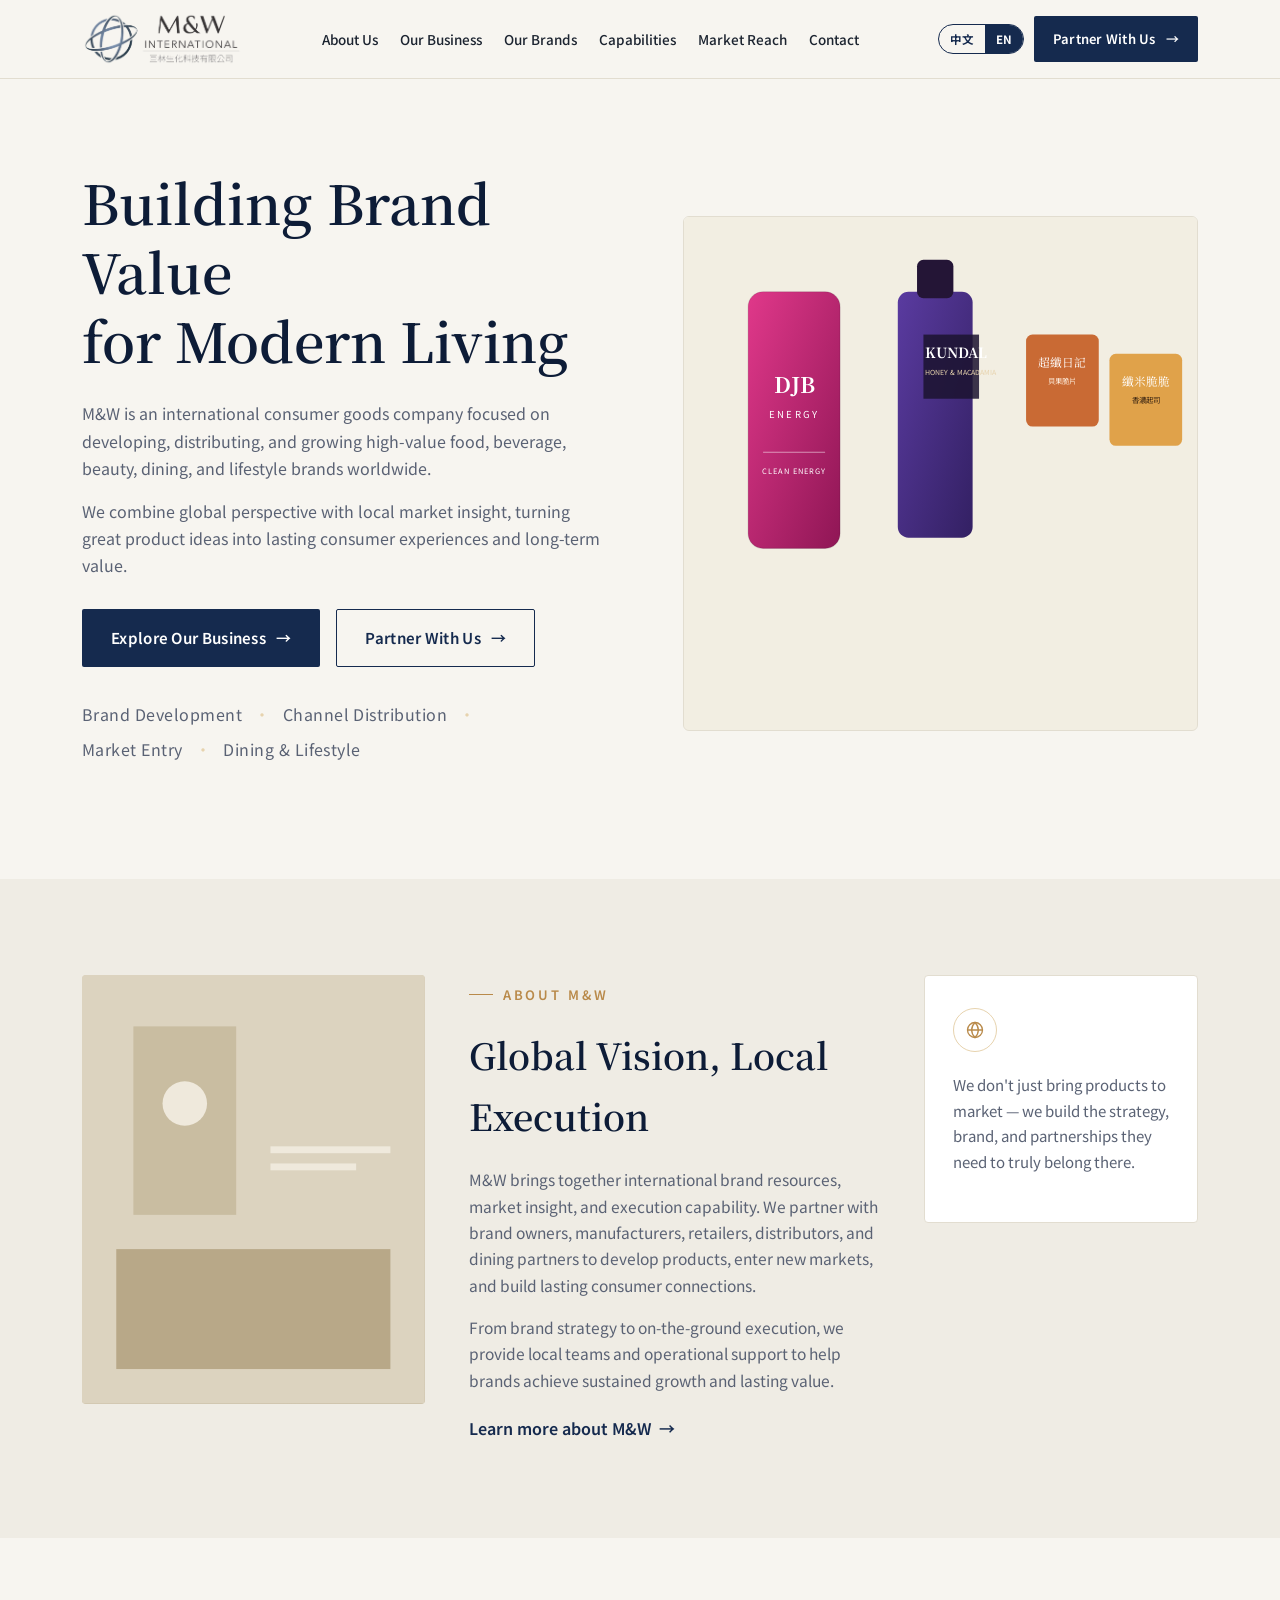
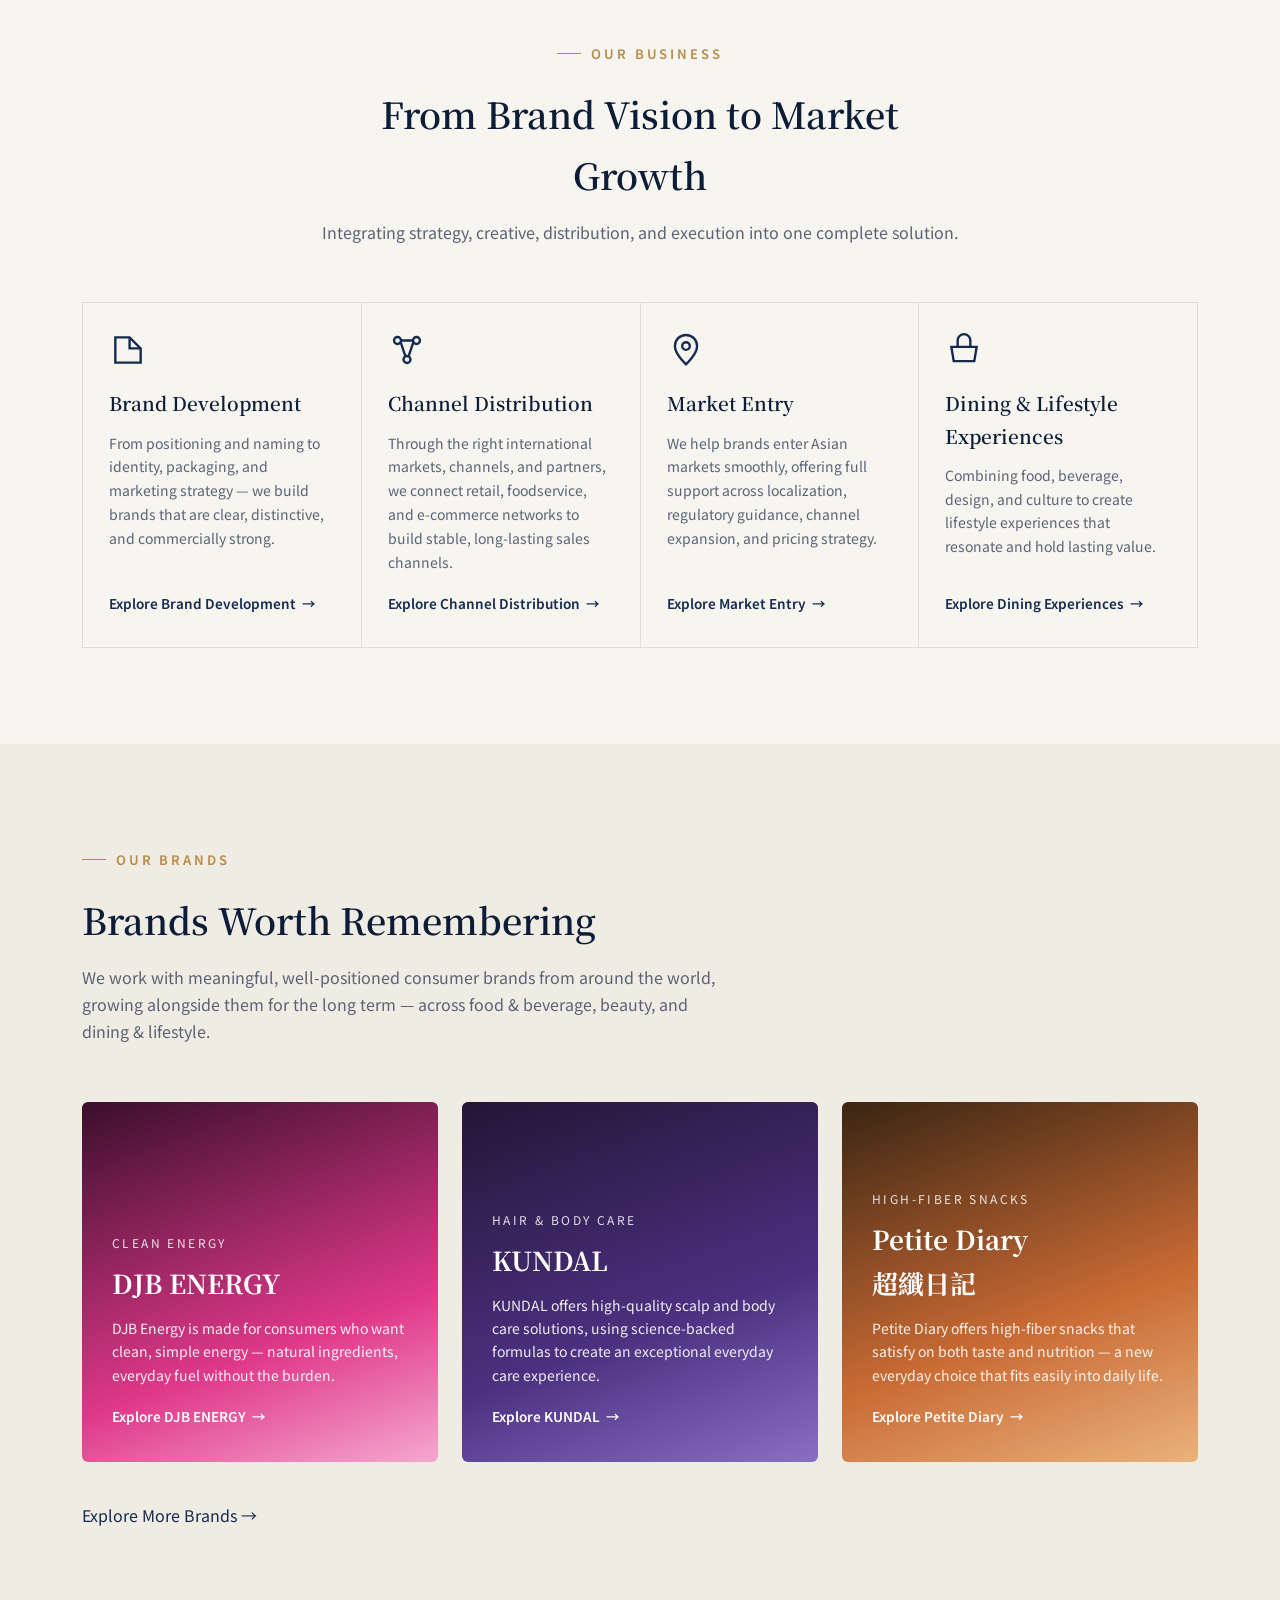
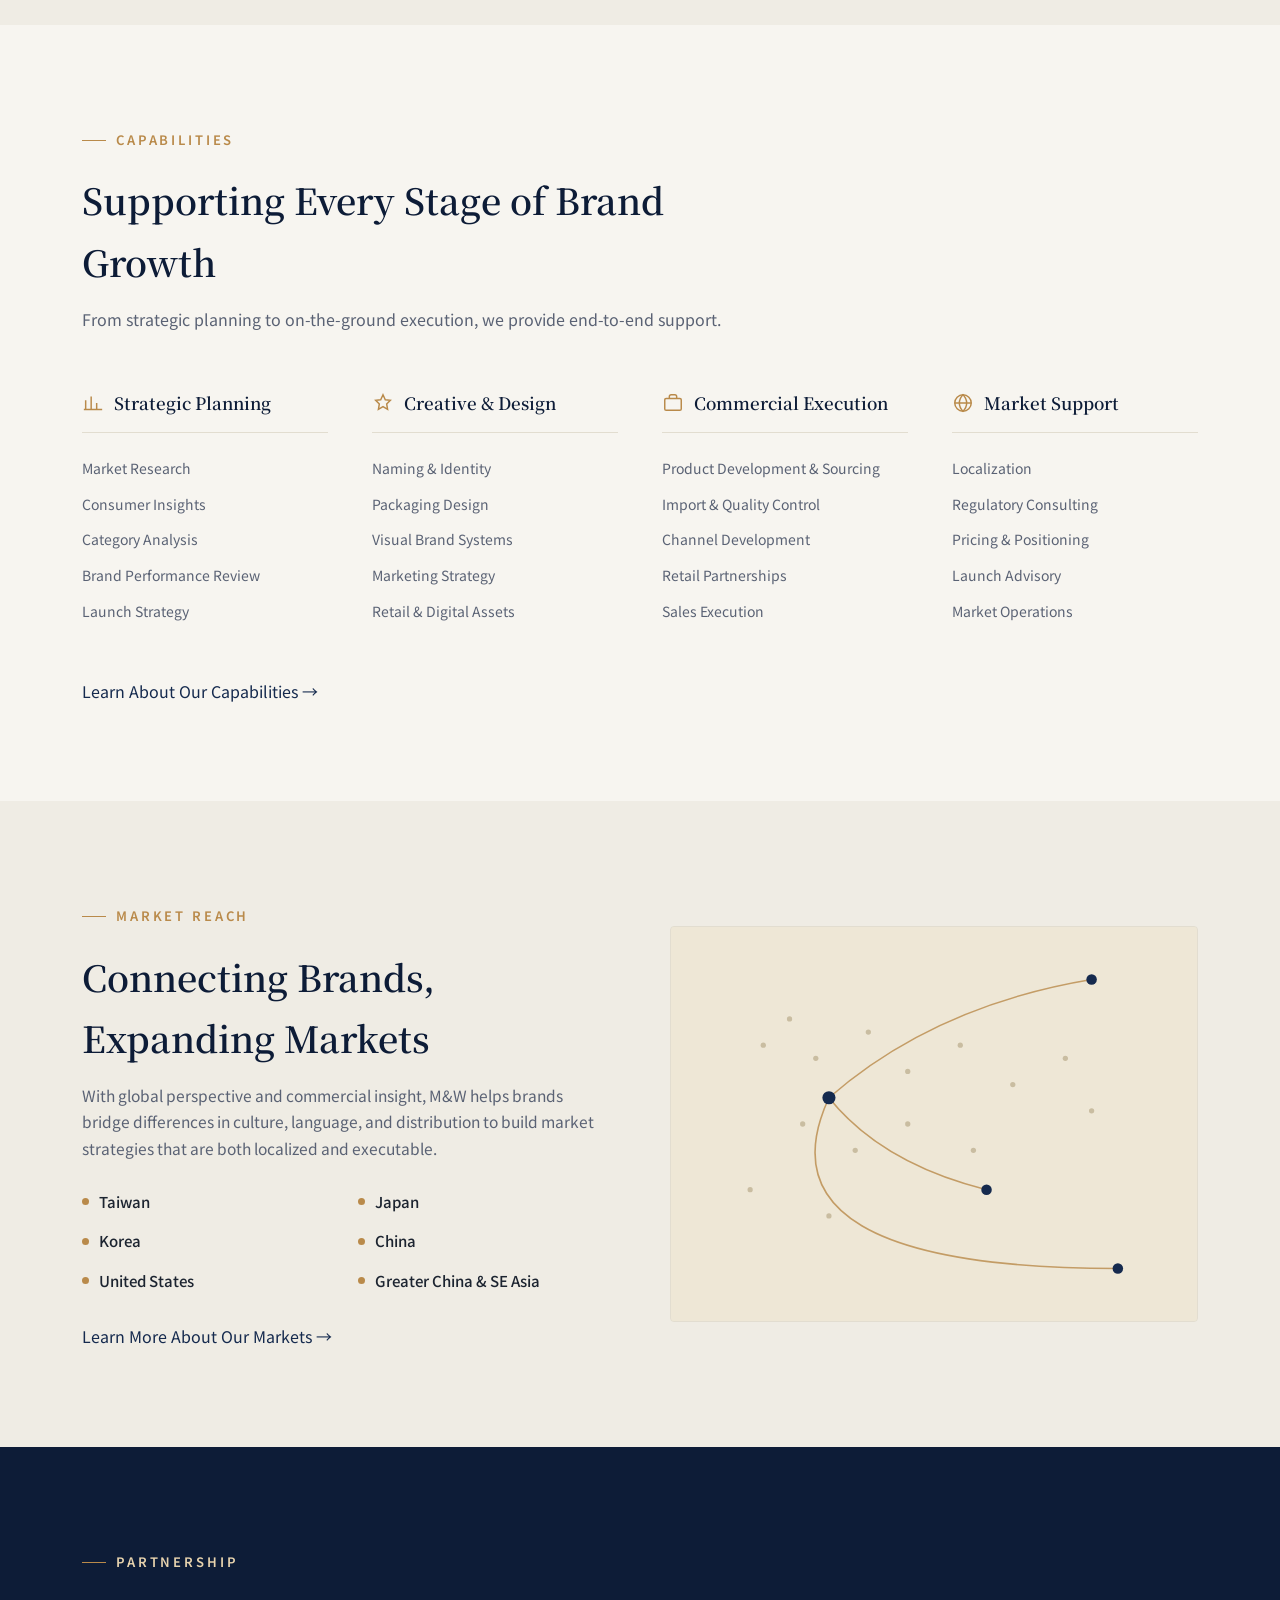
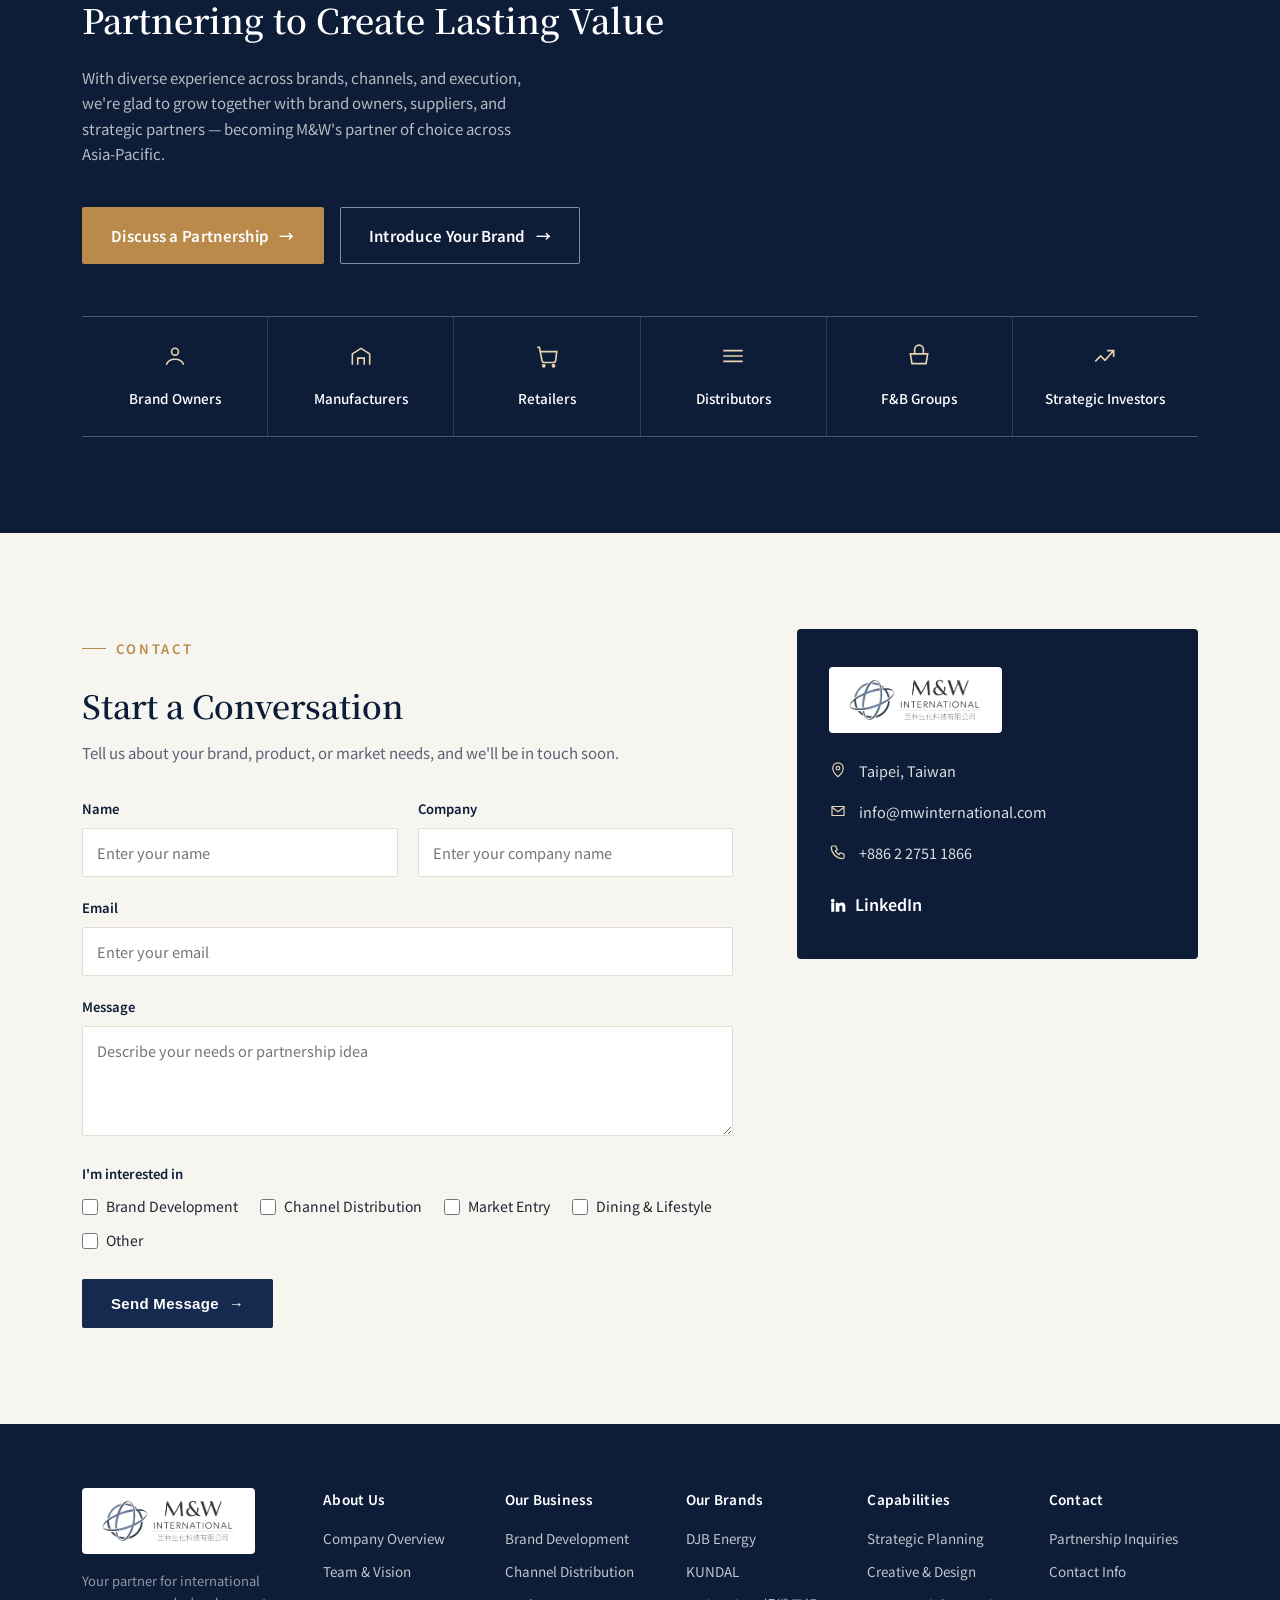
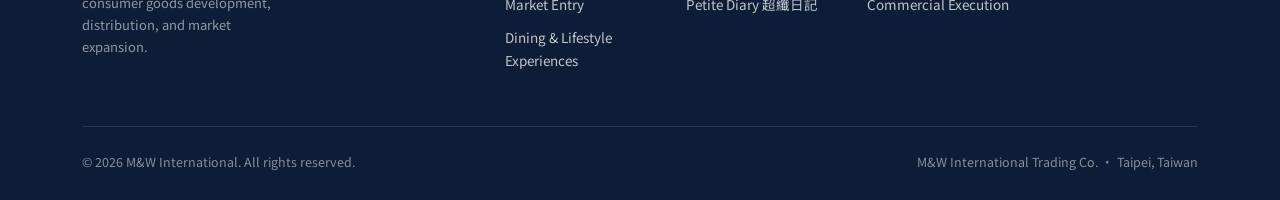
<file: mw-international-website_3.html>
<!DOCTYPE html>
<html lang="zh-Hant">
<head>
<meta charset="UTF-8">
<meta name="viewport" content="width=device-width, initial-scale=1.0">
<title id="pageTitle">M&W International 巨林生化科技有限公司</title>
<meta id="pageDesc" name="description" content="M&W International — 國際消費品開發、代理與市場拓展夥伴，專注食品、飲品、美容、餐飲與生活風格品牌。">
<link rel="preconnect" href="https://fonts.googleapis.com">
<link rel="preconnect" href="https://fonts.gstatic.com" crossorigin>
<link href="https://fonts.googleapis.com/css2?family=Noto+Serif+TC:wght@500;600;700&family=Noto+Sans+TC:wght@300;400;500;600;700&display=swap" rel="stylesheet">
<style>
  :root{
    --navy:#152a4e;
    --navy-deep:#0d1c37;
    --navy-mid:#25406e;
    --paper:#f7f5f0;
    --paper-alt:#efece4;
    --ink:#1c2430;
    --ink-soft:#5a6274;
    --line:#e2ddd0;
    --gold:#b98a4a;
    --gold-soft:#e7d3ae;
    --djb:#e0388a;
    --kundal:#4c3080;
    --diary:#c96a34;
    --radius:2px;
  }
  *{box-sizing:border-box;margin:0;padding:0;}
  html{scroll-behavior:smooth;}
  body{
    font-family:'Noto Sans TC', sans-serif;
    color:var(--ink);
    background:var(--paper);
    line-height:1.7;
    -webkit-font-smoothing:antialiased;
  }
  h1,h2,h3,.serif{font-family:'Noto Serif TC', serif;}
  a{color:inherit;text-decoration:none;}
  img{max-width:100%;display:block;}
  ul{list-style:none;}
  .wrap{max-width:1180px;margin:0 auto;padding:0 32px;}
  .eyebrow{
    display:inline-flex;align-items:center;gap:10px;
    font-size:13px;letter-spacing:.22em;text-transform:uppercase;
    color:var(--gold);font-weight:600;margin-bottom:18px;
  }
  .eyebrow::before{content:"";width:24px;height:1px;background:var(--gold);}
  section{padding:96px 0;}
  .btn{
    display:inline-flex;align-items:center;gap:10px;
    padding:15px 28px;font-size:15px;font-weight:600;letter-spacing:.02em;
    border-radius:var(--radius);cursor:pointer;border:1px solid transparent;
    transition:transform .25s ease, background .25s ease, color .25s ease, border-color .25s ease;
  }
  .btn:hover{transform:translateY(-2px);}
  .btn-primary{background:var(--navy);color:#fff;}
  .btn-primary:hover{background:var(--navy-deep);}
  .btn-outline{border-color:var(--navy);color:var(--navy);}
  .btn-outline:hover{background:var(--navy);color:#fff;}
  .btn-gold{background:var(--gold);color:#fff;}
  .btn-gold:hover{background:#a3763b;}
  .btn-ghost-white{border-color:rgba(255,255,255,.5);color:#fff;}
  .btn-ghost-white:hover{background:#fff;color:var(--navy);}
  .arrow{transition:transform .25s ease;}
  .btn:hover .arrow{transform:translateX(4px);}

  /* Header */
  header{
    position:sticky;top:0;z-index:100;background:rgba(247,245,240,.92);
    backdrop-filter:blur(10px);border-bottom:1px solid var(--line);
  }
  .nav-inner{display:flex;align-items:center;justify-content:space-between;height:78px;gap:14px;}
  .logo{display:flex;align-items:center;gap:10px;flex:none;}
  .logo-mark{width:32px;height:32px;flex:none;}
  .logo-img{height:54px;width:auto;display:block;}
  .logo-on-dark{background:#fff;padding:10px 18px;border-radius:4px;display:inline-flex;}
  .logo-on-dark .logo-img{height:46px;}
  nav.primary ul{display:flex;gap:22px;font-size:13.5px;font-weight:500;white-space:nowrap;}
  nav.primary a{position:relative;padding:4px 0;color:var(--ink);}
  nav.primary a::after{content:"";position:absolute;left:0;bottom:-2px;width:0;height:1px;background:var(--navy);transition:width .25s ease;}
  nav.primary a:hover::after{width:100%;}
  .nav-cta{display:flex;align-items:center;gap:10px;flex:none;}
  .nav-cta .btn{padding:11px 18px;font-size:13px;white-space:nowrap;}
  .menu-toggle{display:none;background:none;border:none;cursor:pointer;padding:6px;}
  .menu-toggle span{display:block;width:22px;height:2px;background:var(--navy);margin:5px 0;transition:.25s;}

  /* Language toggle */
  .lang-toggle{
    display:flex;align-items:center;border:1px solid var(--navy);border-radius:20px;
    overflow:hidden;font-size:11.5px;font-weight:700;letter-spacing:.02em;flex:none;
  }
  .lang-toggle button{
    background:none;border:none;padding:6px 11px;cursor:pointer;color:var(--navy);
    font-family:inherit;font-size:11.5px;font-weight:700;transition:background .2s ease,color .2s ease;
  }
  .lang-toggle button.active{background:var(--navy);color:#fff;}

  /* Hero */
  .hero{padding:88px 0 100px;overflow:hidden;}
  .hero-inner{display:grid;grid-template-columns:1.05fr 1fr;gap:60px;align-items:center;}
  .hero h1{font-size:clamp(30px,4.4vw,54px);font-weight:600;line-height:1.28;color:var(--navy-deep);margin-bottom:26px;}
  .hero p{color:var(--ink-soft);font-size:16px;max-width:520px;margin-bottom:16px;}
  .hero-actions{display:flex;gap:16px;margin:30px 0 34px;flex-wrap:wrap;}
  .hero-tags{display:flex;flex-wrap:wrap;gap:8px 0;font-size:13px;color:var(--ink-soft);letter-spacing:.03em;}
  .hero-tags span::after{content:"·";margin:0 12px;color:var(--gold-soft);}
  .hero-tags span:last-child::after{content:"";margin:0;}

  .hero-art{position:relative;aspect-ratio:1/1;background:linear-gradient(160deg,#fff, #efe9dc 70%);border:1px solid var(--line);border-radius:6px;overflow:hidden;}
  .hero-art svg{width:100%;height:100%;}

  /* About */
  .about{background:var(--paper-alt);}
  .about-grid{display:grid;grid-template-columns:1fr 1.2fr .8fr;gap:44px;align-items:start;}
  .about-photo{aspect-ratio:4/5;border-radius:4px;overflow:hidden;background:linear-gradient(150deg,#dcd3bf,#c8bda3);}
  .about h2{font-size:clamp(24px,3vw,36px);font-weight:600;color:var(--navy-deep);margin-bottom:20px;}
  .about p{color:var(--ink-soft);margin-bottom:16px;font-size:15.5px;}
  .about .more{display:inline-flex;align-items:center;gap:8px;color:var(--navy);font-weight:600;margin-top:6px;}
  .about-box{background:#fff;border:1px solid var(--line);padding:32px 28px;border-radius:4px;}
  .about-box .icon{width:44px;height:44px;border:1px solid var(--gold-soft);border-radius:50%;display:flex;align-items:center;justify-content:center;margin-bottom:20px;color:var(--gold);}
  .about-box p{font-size:15px;color:var(--ink-soft);}

  /* Business cards */
  .section-head{max-width:640px;margin-bottom:56px;}
  .section-head h2{font-size:clamp(24px,3vw,36px);font-weight:600;color:var(--navy-deep);margin-bottom:14px;}
  .section-head p{color:var(--ink-soft);font-size:16px;}
  .center{text-align:center;margin-left:auto;margin-right:auto;}

  .biz-grid{display:grid;grid-template-columns:repeat(4,1fr);gap:1px;background:var(--line);border:1px solid var(--line);}
  .biz-card{background:var(--paper);padding:0;display:flex;flex-direction:column;}
  .biz-body{padding:28px 26px 32px;flex:1;display:flex;flex-direction:column;}
  .biz-icon{width:38px;height:38px;color:var(--navy);margin-bottom:18px;}
  .biz-body h3{font-family:'Noto Serif TC',serif;font-size:19px;font-weight:600;color:var(--navy-deep);margin-bottom:12px;}
  .biz-body p{font-size:14px;color:var(--ink-soft);flex:1;margin-bottom:18px;}
  .biz-link{font-size:13.5px;font-weight:600;color:var(--navy);display:inline-flex;align-items:center;gap:6px;}
  .biz-link .arrow{transition:transform .25s ease;}
  .biz-card:hover .biz-link .arrow{transform:translateX(4px);}

  /* Brands */
  .brands{background:var(--paper-alt);}
  .brand-grid{display:grid;grid-template-columns:repeat(3,1fr);gap:24px;margin-top:8px;}
  .brand-card{border-radius:6px;overflow:hidden;position:relative;color:#fff;min-height:360px;display:flex;flex-direction:column;justify-content:flex-end;padding:34px 30px;}
  .brand-card .kicker{font-size:12px;letter-spacing:.2em;text-transform:uppercase;opacity:.85;margin-bottom:8px;}
  .brand-card h3{font-family:'Noto Serif TC',serif;font-size:26px;font-weight:700;margin-bottom:12px;}
  .brand-card p{font-size:14px;line-height:1.65;opacity:.92;margin-bottom:18px;max-width:320px;}
  .brand-card .biz-link{color:#fff;}
  .brand-djb{background:linear-gradient(160deg,#3a0f2b,#e0388a 65%,#f5a8cf);}
  .brand-kundal{background:linear-gradient(160deg,#241536,#4c3080 60%,#8a6fc2);}
  .brand-diary{background:linear-gradient(160deg,#3a2513,#c96a34 60%,#eab27c);}

  /* Capabilities */
  .cap-grid{display:grid;grid-template-columns:repeat(4,1fr);gap:44px;margin-top:8px;}
  .cap-col h4{display:flex;align-items:center;gap:10px;font-family:'Noto Serif TC',serif;font-size:17px;font-weight:600;color:var(--navy-deep);margin-bottom:18px;padding-bottom:14px;border-bottom:1px solid var(--line);}
  .cap-col h4 .ic{width:22px;height:22px;color:var(--gold);flex:none;}
  .cap-col li{font-size:14px;color:var(--ink-soft);padding:6px 0;}
  .cap-foot{margin-top:48px;}

  /* Market */
  .market{background:var(--paper-alt);}
  .market-grid{display:grid;grid-template-columns:1fr 1fr;gap:60px;align-items:center;}
  .market-list{display:grid;grid-template-columns:1fr 1fr;gap:14px 24px;margin:28px 0 30px;}
  .market-list li{display:flex;align-items:center;gap:10px;font-size:15px;color:var(--ink);font-weight:500;}
  .market-list .dot{width:7px;height:7px;border-radius:50%;background:var(--gold);flex:none;}
  .map-wrap{aspect-ratio:4/3;border-radius:4px;overflow:hidden;background:#eee7d6;position:relative;border:1px solid var(--line);}

  /* CTA */
  .cta{background:var(--navy-deep);color:#fff;}
  .cta-top{display:flex;justify-content:space-between;align-items:flex-end;gap:40px;flex-wrap:wrap;margin-bottom:52px;}
  .cta h2{font-size:clamp(24px,3vw,34px);font-weight:600;margin-bottom:16px;}
  .cta-top p{color:rgba(255,255,255,.7);max-width:460px;font-size:15px;}
  .cta-actions{display:flex;gap:16px;flex:none;flex-wrap:wrap;}
  .partner-row{display:grid;grid-template-columns:repeat(6,1fr);gap:1px;background:rgba(255,255,255,.14);border-top:1px solid rgba(255,255,255,.14);border-bottom:1px solid rgba(255,255,255,.14);}
  .partner-cell{background:var(--navy-deep);padding:26px 10px;text-align:center;font-size:13.5px;font-weight:500;}
  .partner-cell .ic{width:26px;height:26px;margin:0 auto 12px;color:var(--gold-soft);}

  /* Contact */
  .contact-grid{display:grid;grid-template-columns:1.3fr .8fr;gap:64px;}
  .contact h2{font-size:clamp(22px,3vw,32px);font-weight:600;color:var(--navy-deep);margin-bottom:8px;}
  .contact-sub{color:var(--ink-soft);margin-bottom:32px;font-size:15px;}
  .field-row{display:grid;grid-template-columns:1fr 1fr;gap:20px;margin-bottom:20px;}
  label{display:block;font-size:13px;font-weight:600;color:var(--navy-deep);margin-bottom:8px;}
  input[type=text], input[type=email], textarea{
    width:100%;border:1px solid var(--line);background:#fff;padding:13px 14px;
    font-family:inherit;font-size:14.5px;border-radius:2px;color:var(--ink);
  }
  input:focus, textarea:focus{outline:2px solid var(--navy);outline-offset:1px;}
  textarea{resize:vertical;min-height:110px;}
  .checks{display:flex;flex-wrap:wrap;gap:10px 22px;margin:6px 0 26px;font-size:14px;color:var(--ink-soft);}
  .checks label{display:flex;align-items:center;gap:8px;font-weight:400;font-size:14px;color:var(--ink);margin:0;}
  .checks input{width:16px;height:16px;}
  .form-msg{margin-top:14px;font-size:14px;display:none;}
  .form-msg.ok{color:#2c7a4b;display:block;}

  .contact-info{background:var(--navy-deep);color:#fff;padding:38px 32px;border-radius:4px;height:fit-content;}
  .contact-info .logo-text .en{color:#fff;}
  .contact-info .logo-text .zh{color:rgba(255,255,255,.6);}
  .contact-info .logo{margin-bottom:26px;}
  .contact-info .ci-line{display:flex;gap:12px;align-items:flex-start;font-size:14.5px;margin-bottom:16px;color:rgba(255,255,255,.85);}
  .contact-info .ic{width:18px;height:18px;flex:none;margin-top:2px;color:var(--gold-soft);}
  .contact-info a.ln{display:inline-flex;align-items:center;gap:8px;margin-top:10px;font-weight:600;color:#fff;}

  /* Footer */
  footer{background:var(--navy-deep);color:rgba(255,255,255,.75);padding:64px 0 28px;}
  .footer-grid{display:grid;grid-template-columns:1.4fr repeat(5,1fr);gap:32px;padding-bottom:44px;border-bottom:1px solid rgba(255,255,255,.12);}
  footer .logo-text .en{color:#fff;}
  footer .logo-text .zh{color:rgba(255,255,255,.55);}
  footer h5{font-size:13.5px;font-weight:600;color:#fff;margin-bottom:16px;letter-spacing:.02em;}
  footer li{font-size:13.5px;margin-bottom:10px;}
  footer li a:hover{color:#fff;}
  .footer-bottom{display:flex;justify-content:space-between;padding-top:24px;font-size:12.5px;color:rgba(255,255,255,.5);flex-wrap:wrap;gap:10px;}

  .skip-link{position:absolute;left:-999px;top:0;background:#fff;color:var(--navy);padding:10px 16px;z-index:1000;}
  .skip-link:focus{left:12px;top:12px;}

  @media (max-width:960px){
    .hero-inner{grid-template-columns:1fr;}
    .about-grid{grid-template-columns:1fr;}
    .about-photo{aspect-ratio:16/9;}
    .biz-grid{grid-template-columns:repeat(2,1fr);}
    .brand-grid{grid-template-columns:1fr;}
    .cap-grid{grid-template-columns:repeat(2,1fr);gap:32px;}
    .market-grid{grid-template-columns:1fr;}
    .partner-row{grid-template-columns:repeat(3,1fr);}
    .contact-grid{grid-template-columns:1fr;}
    .footer-grid{grid-template-columns:repeat(3,1fr);}
    nav.primary, .nav-cta .btn-outline-desktop{display:none;}
  }
  @media (max-width:640px){
    section{padding:64px 0;}
    .wrap{padding:0 20px;}
    nav.primary{display:none;}
    .menu-toggle{display:block;}
    .nav-cta .btn{padding:11px 18px;font-size:13.5px;}
    .biz-grid{grid-template-columns:1fr;}
    .cap-grid{grid-template-columns:1fr 1fr;}
    .field-row{grid-template-columns:1fr;}
    .footer-grid{grid-template-columns:1fr 1fr;}
    .partner-row{grid-template-columns:repeat(2,1fr);}
    .cta-top{flex-direction:column;align-items:flex-start;}
    .lang-toggle button{padding:6px 10px;}
  }
  @media (prefers-reduced-motion: reduce){
    html{scroll-behavior:auto;}
    *{transition:none !important;}
  }
</style>
</head>
<body>
<a class="skip-link" href="#main" data-i18n="skip">跳至主要內容</a>

<header>
  <div class="wrap nav-inner">
    <a class="logo" href="#top">
      <img class="logo-img" src="[data-uri]" alt="M&amp;W International logo">
    </a>
    <nav class="primary" aria-label="Main navigation">
      <ul>
        <li><a href="#about" data-i18n="navAbout">關於我們</a></li>
        <li><a href="#business" data-i18n="navBusiness">我們的事業</a></li>
        <li><a href="#brands" data-i18n="navBrands">品牌產品</a></li>
        <li><a href="#capabilities" data-i18n="navCapabilities">核心能力</a></li>
        <li><a href="#market" data-i18n="navMarket">市場布局</a></li>
        <li><a href="#contact" data-i18n="navContact">聯絡我們</a></li>
      </ul>
    </nav>
    <div class="nav-cta">
      <div class="lang-toggle" role="group" aria-label="Language / 語言">
        <button type="button" id="langZh" class="active" aria-pressed="true">中文</button>
        <button type="button" id="langEn" aria-pressed="false">EN</button>
      </div>
      <a class="btn btn-primary btn-outline-desktop" href="#contact"><span data-i18n="navCta">合作夥伴洽談</span> <span class="arrow">→</span></a>
      <button class="menu-toggle" id="menuToggle" aria-label="Open menu" aria-expanded="false" aria-controls="mobileNav">
        <span></span><span></span><span></span>
      </button>
    </div>
  </div>
  <nav id="mobileNav" class="primary" aria-label="Mobile navigation" style="display:none;padding:0 32px 24px;">
    <ul style="flex-direction:column;gap:18px;">
      <li><a href="#about" data-i18n="navAbout">關於我們</a></li>
      <li><a href="#business" data-i18n="navBusiness">我們的事業</a></li>
      <li><a href="#brands" data-i18n="navBrands">品牌產品</a></li>
      <li><a href="#capabilities" data-i18n="navCapabilities">核心能力</a></li>
      <li><a href="#market" data-i18n="navMarket">市場布局</a></li>
      <li><a href="#contact" data-i18n="navContact">聯絡我們</a></li>
    </ul>
  </nav>
</header>

<main id="main">

<!-- HERO -->
<section class="hero" id="top">
  <div class="wrap hero-inner">
    <div>
      <h1 data-i18n-html="heroH1">打造現代生活的<br>品牌價值</h1>
      <p data-i18n="heroP1">M&amp;W 是一家國際消費品公司，專注於開發、代理與成長具高附加價值的食品、飲品、美容、餐飲與生活風格品牌，並拓展全球市場。</p>
      <p data-i18n="heroP2">我們結合全球視野與在地市場洞察，將優秀的產品理念轉化為長期的消費體驗，創造長期價值。</p>
      <div class="hero-actions">
        <a class="btn btn-primary" href="#business"><span data-i18n="heroBtn1">探索我們的事業</span> <span class="arrow">→</span></a>
        <a class="btn btn-outline" href="#contact"><span data-i18n="navCta">合作夥伴洽談</span> <span class="arrow">→</span></a>
      </div>
      <p class="hero-tags">
        <span data-i18n="tag1">品牌開發</span><span data-i18n="tag2">通路代理</span><span data-i18n="tag3">市場進入</span><span data-i18n="tag4">餐飲與生活體驗</span>
      </p>
    </div>
    <div class="hero-art" role="img" data-i18n-aria="heroArtAlt" aria-label="M&W 旗下品牌產品插畫：DJB Energy 能量飲、KUNDAL 護理系列與超纖日記零食">
      <svg viewBox="0 0 480 480" xmlns="http://www.w3.org/2000/svg">
        <rect width="480" height="480" fill="#f2eee2"/>
        <g transform="translate(60,70)">
          <rect x="0" y="0" width="86" height="240" rx="14" fill="url(#djbGrad)"/>
          <rect x="0" y="0" width="86" height="240" rx="14" fill="none" stroke="#2c0f22" stroke-opacity=".15"/>
          <text x="43" y="95" text-anchor="middle" fill="#fff" font-family="Noto Serif TC, serif" font-size="20" font-weight="700">DJB</text>
          <text x="43" y="118" text-anchor="middle" fill="#fff" font-family="Noto Sans TC, sans-serif" font-size="9" letter-spacing="2">ENERGY</text>
          <line x1="14" y1="150" x2="72" y2="150" stroke="#fff" stroke-opacity=".5"/>
          <text x="43" y="170" text-anchor="middle" fill="#fff" font-family="Noto Sans TC, sans-serif" font-size="7" letter-spacing="1">CLEAN ENERGY</text>
        </g>
        <g transform="translate(190,40)">
          <rect x="10" y="30" width="70" height="230" rx="10" fill="url(#kundalGrad)"/>
          <rect x="28" y="0" width="34" height="36" rx="6" fill="#241536"/>
          <rect x="34" y="70" width="52" height="60" fill="#1c1330" opacity=".85"/>
          <text x="35" y="92" fill="#fff" font-family="Noto Serif TC, serif" font-size="13" font-weight="700">KUNDAL</text>
          <text x="35" y="108" fill="#e7d3ae" font-family="Noto Sans TC, sans-serif" font-size="6.5">HONEY &amp; MACADAMIA</text>
        </g>
        <g transform="translate(320,110)">
          <rect x="0" y="0" width="68" height="86" rx="6" fill="#c96a34"/>
          <text x="34" y="30" text-anchor="middle" fill="#fff" font-family="Noto Serif TC, serif" font-size="11">超纖日記</text>
          <text x="34" y="46" text-anchor="middle" fill="#fce8d6" font-family="Noto Sans TC, sans-serif" font-size="7">貝果脆片</text>
          <rect x="78" y="18" width="68" height="86" rx="6" fill="#e0a24a"/>
          <text x="112" y="48" text-anchor="middle" fill="#fff" font-family="Noto Serif TC, serif" font-size="11">纖米脆脆</text>
          <text x="112" y="64" text-anchor="middle" fill="#3a2513" font-family="Noto Sans TC, sans-serif" font-size="7">香濃起司</text>
        </g>
        <defs>
          <linearGradient id="djbGrad" x1="0" y1="0" x2="1" y2="1">
            <stop offset="0" stop-color="#e0388a"/><stop offset="1" stop-color="#8f1655"/>
          </linearGradient>
          <linearGradient id="kundalGrad" x1="0" y1="0" x2="1" y2="1">
            <stop offset="0" stop-color="#5a3ba0"/><stop offset="1" stop-color="#332063"/>
          </linearGradient>
        </defs>
      </svg>
    </div>
  </div>
</section>

<!-- ABOUT -->
<section class="about" id="about">
  <div class="wrap about-grid">
    <div class="about-photo" role="img" data-i18n-aria="aboutPhotoAlt" aria-label="M&W 團隊工作環境示意圖">
      <svg viewBox="0 0 400 500" xmlns="http://www.w3.org/2000/svg" width="100%" height="100%">
        <rect width="400" height="500" fill="#dcd3bf"/>
        <rect x="40" y="320" width="320" height="140" fill="#b8a888"/>
        <rect x="60" y="60" width="120" height="220" fill="#c9bda1"/>
        <circle cx="120" cy="150" r="26" fill="#efe9dc"/>
        <rect x="220" y="200" width="140" height="8" fill="#efe9dc"/>
        <rect x="220" y="220" width="100" height="8" fill="#efe9dc"/>
      </svg>
    </div>
    <div>
      <span class="eyebrow" data-i18n="aboutEyebrow">關於 M&amp;W</span>
      <h2 data-i18n="aboutH2">全球思維，在地實踐</h2>
      <p data-i18n="aboutP1">M&amp;W 集團國際品牌資源、市場洞察與執行力，我們與品牌所有者、製造商、零售商、通路商及餐飲夥伴合作，共同開發產品、進入新市場，並建立長久的消費者連結。</p>
      <p data-i18n="aboutP2">從品牌策略到落地執行，我們提供在地團隊與營運支援，協助品牌實現持續的成長與價值累積。</p>
      <a class="more" href="#business"><span data-i18n="aboutLink">深入了解 M&amp;W</span> <span class="arrow">→</span></a>
    </div>
    <div class="about-box">
      <div class="icon">
        <svg width="20" height="20" viewBox="0 0 24 24" fill="none" stroke="currentColor" stroke-width="1.6"><circle cx="12" cy="12" r="9"/><path d="M3 12h18M12 3c2.6 2.6 4 6 4 9s-1.4 6.4-4 9c-2.6-2.6-4-6-4-9s1.4-6.4 4-9z"/></svg>
      </div>
      <p data-i18n="aboutBox">我們不只是把產品帶進市場，更在打造能在市場中被接受的，策略、品牌、夥伴關係與體驗。</p>
    </div>
  </div>
</section>

<!-- BUSINESS -->
<section id="business">
  <div class="wrap">
    <div class="section-head center">
      <span class="eyebrow" style="justify-content:center;" data-i18n="navBusiness">我們的事業</span>
      <h2 data-i18n="bizH2">從品牌願景到市場成長</h2>
      <p data-i18n="bizSub">整合策略、創意、通路與執行，提供一站式解決方案。</p>
    </div>
    <div class="biz-grid">
      <div class="biz-card">
        <div class="biz-body">
          <svg class="biz-icon" viewBox="0 0 24 24" fill="none" stroke="currentColor" stroke-width="1.5"><path d="M4 4h9l7 7v9H4z"/><path d="M13 4v7h7"/></svg>
          <h3 data-i18n="biz1Title">品牌開發</h3>
          <p data-i18n="biz1Desc">從定位、命名、品牌識別、包裝設計到行銷策略，打造清晰、具差異化且具商業力的品牌。</p>
          <a class="biz-link" href="#brands"><span data-i18n="biz1Link">探索品牌開發</span> <span class="arrow">→</span></a>
        </div>
      </div>
      <div class="biz-card">
        <div class="biz-body">
          <svg class="biz-icon" viewBox="0 0 24 24" fill="none" stroke="currentColor" stroke-width="1.5"><circle cx="6" cy="6" r="2.2"/><circle cx="18" cy="6" r="2.2"/><circle cx="12" cy="18" r="2.2"/><path d="M8 7l3 9M16 7l-3 9M8.2 6h7.6"/></svg>
          <h3 data-i18n="biz2Title">通路代理</h3>
          <p data-i18n="biz2Desc">透過國際優質且合適的市場、通路與夥伴，連結零售、餐飲通路與電商網路，建立穩定且長效的銷售網路。</p>
          <a class="biz-link" href="#market"><span data-i18n="biz2Link">探索通路代理</span> <span class="arrow">→</span></a>
        </div>
      </div>
      <div class="biz-card">
        <div class="biz-body">
          <svg class="biz-icon" viewBox="0 0 24 24" fill="none" stroke="currentColor" stroke-width="1.5"><path d="M12 21s7-6.2 7-11.5A7 7 0 0 0 5 9.5C5 14.8 12 21 12 21z"/><circle cx="12" cy="9.5" r="2.4"/></svg>
          <h3 data-i18n="biz3Title">市場進入</h3>
          <p data-i18n="biz3Desc">協助品牌順利進入亞洲市場，提供在地化、法規諮詢、通路拓展、定價策略等市場導入全方位支援。</p>
          <a class="biz-link" href="#market"><span data-i18n="biz3Link">探索市場進入</span> <span class="arrow">→</span></a>
        </div>
      </div>
      <div class="biz-card">
        <div class="biz-body">
          <svg class="biz-icon" viewBox="0 0 24 24" fill="none" stroke="currentColor" stroke-width="1.5"><path d="M4 10h16l-1.5 9h-13z"/><path d="M8 10V6a4 4 0 0 1 8 0v4"/></svg>
          <h3 data-i18n="biz4Title">餐飲與生活體驗</h3>
          <p data-i18n="biz4Desc">結合餐飲、飲品、設計與文化，打造能引起共鳴且具有價值的生活風格體驗。</p>
          <a class="biz-link" href="#brands"><span data-i18n="biz4Link">探索餐飲體驗</span> <span class="arrow">→</span></a>
        </div>
      </div>
    </div>
  </div>
</section>

<!-- BRANDS -->
<section class="brands" id="brands">
  <div class="wrap">
    <div class="section-head">
      <span class="eyebrow" data-i18n="navBrands">品牌產品</span>
      <h2 data-i18n="brandsH2">值得被記住的品牌</h2>
      <p data-i18n="brandsP">我們關注全球具品牌定位、深具意義的消費品品牌，攜手長期成長茁壯。產品涵蓋食品飲品、美容保養、餐飲與生活風格，滿足不同消費體驗。</p>
    </div>
    <div class="brand-grid">
      <div class="brand-card brand-djb">
        <span class="kicker">Clean Energy</span>
        <h3>DJB ENERGY</h3>
        <p data-i18n="djbDesc">DJB Energy 為追求純淨能量、簡單健康的消費者設計，使用天然原料，零負擔的日常能量補給。</p>
        <a class="biz-link" href="#contact"><span data-i18n="djbLink">探索 DJB ENERGY</span> <span class="arrow">→</span></a>
      </div>
      <div class="brand-card brand-kundal">
        <span class="kicker">Hair &amp; Body Care</span>
        <h3>KUNDAL</h3>
        <p data-i18n="kundalDesc">KUNDAL 提供高品質的頭皮護理與身體保養方案，以科學配方打造出色且愉悅的日常保養體驗。</p>
        <a class="biz-link" href="#contact"><span data-i18n="kundalLink">探索 KUNDAL</span> <span class="arrow">→</span></a>
      </div>
      <div class="brand-card brand-diary">
        <span class="kicker">High-Fiber Snacks</span>
        <h3 data-i18n-html="diaryTitle">超纖日記<br>Petite Diary</h3>
        <p data-i18n="diaryDesc">超纖日記提供美味與纖維雙重滿足的高纖零食，兼顧美味與健康，是融入日常生活的飲食新選擇。</p>
        <a class="biz-link" href="#contact"><span data-i18n="diaryLink">探索超纖日記</span> <span class="arrow">→</span></a>
      </div>
    </div>
    <div style="margin-top:40px;">
      <a class="more" href="#contact" style="color:var(--navy);"><span data-i18n="brandsMore">探索更多品牌</span> <span class="arrow">→</span></a>
    </div>
  </div>
</section>

<!-- CAPABILITIES -->
<section id="capabilities">
  <div class="wrap">
    <div class="section-head">
      <span class="eyebrow" data-i18n="navCapabilities">核心能力</span>
      <h2 data-i18n="capH2">陪伴品牌成長的每一個階段</h2>
      <p data-i18n="capSub">從策略規劃到營運落地執行，我們提供全方位支援。</p>
    </div>
    <div class="cap-grid">
      <div class="cap-col">
        <h4><svg class="ic" viewBox="0 0 24 24" fill="none" stroke="currentColor" stroke-width="1.6"><path d="M4 19V9M10 19V5M16 19v-7M22 19H2"/></svg><span data-i18n="cap1Title">策略規劃</span></h4>
        <ul>
          <li data-i18n="cap1a">市場研究</li><li data-i18n="cap1b">消費者洞察</li><li data-i18n="cap1c">品類分析</li><li data-i18n="cap1d">品牌績效評估</li><li data-i18n="cap1e">上市策略</li>
        </ul>
      </div>
      <div class="cap-col">
        <h4><svg class="ic" viewBox="0 0 24 24" fill="none" stroke="currentColor" stroke-width="1.6"><path d="M12 3l2.5 5.5L20 9l-4 4 1 6-5-3-5 3 1-6-4-4 5.5-.5z"/></svg><span data-i18n="cap2Title">創意設計</span></h4>
        <ul>
          <li data-i18n="cap2a">品牌命名與識別</li><li data-i18n="cap2b">包裝設計</li><li data-i18n="cap2c">品牌視覺系統</li><li data-i18n="cap2d">行銷策略</li><li data-i18n="cap2e">零售與數位資產</li>
        </ul>
      </div>
      <div class="cap-col">
        <h4><svg class="ic" viewBox="0 0 24 24" fill="none" stroke="currentColor" stroke-width="1.6"><rect x="3" y="7" width="18" height="13" rx="1.5"/><path d="M8 7V5a2 2 0 0 1 2-2h4a2 2 0 0 1 2 2v2"/></svg><span data-i18n="cap3Title">商業執行</span></h4>
        <ul>
          <li data-i18n="cap3a">產品開發與採購</li><li data-i18n="cap3b">進口與品質管理</li><li data-i18n="cap3c">通路開發</li><li data-i18n="cap3d">零售夥伴合作</li><li data-i18n="cap3e">銷售執行</li>
        </ul>
      </div>
      <div class="cap-col">
        <h4><svg class="ic" viewBox="0 0 24 24" fill="none" stroke="currentColor" stroke-width="1.6"><circle cx="12" cy="12" r="9"/><path d="M3 12h18M12 3c2.6 2.6 4 6 4 9s-1.4 6.4-4 9c-2.6-2.6-4-6-4-9s1.4-6.4 4-9z"/></svg><span data-i18n="cap4Title">市場支援</span></h4>
        <ul>
          <li data-i18n="cap4a">在地化服務</li><li data-i18n="cap4b">法規諮詢</li><li data-i18n="cap4c">定價與定位</li><li data-i18n="cap4d">上市顧問</li><li data-i18n="cap4e">市場營運管理</li>
        </ul>
      </div>
    </div>
    <div class="cap-foot">
      <a class="more" href="#contact" style="color:var(--navy);"><span data-i18n="capMore">了解我們的核心能力</span> <span class="arrow">→</span></a>
    </div>
  </div>
</section>

<!-- MARKET -->
<section class="market" id="market">
  <div class="wrap market-grid">
    <div>
      <span class="eyebrow" data-i18n="navMarket">市場布局</span>
      <h2 style="font-size:clamp(24px,3vw,36px);font-weight:600;color:var(--navy-deep);margin-bottom:14px;" data-i18n="marketH2">連結品牌，拓展市場</h2>
      <p style="color:var(--ink-soft);font-size:15.5px;" data-i18n="marketP">M&amp;W 以國際視野與商業洞察力連接，協助品牌跨越文化、語言與通路差異，打造在地化且具執行力的市場策略。</p>
      <ul class="market-list">
        <li><span class="dot"></span><span data-i18n="mTaiwan">台灣</span></li>
        <li><span class="dot"></span><span data-i18n="mJapan">日本</span></li>
        <li><span class="dot"></span><span data-i18n="mKorea">韓國</span></li>
        <li><span class="dot"></span><span data-i18n="mChina">中國</span></li>
        <li><span class="dot"></span><span data-i18n="mUS">美國</span></li>
        <li><span class="dot"></span><span data-i18n="mGCSEA">大中華與東南亞</span></li>
      </ul>
      <a class="more" href="#contact" style="color:var(--navy);"><span data-i18n="marketMore">了解更多市場</span> <span class="arrow">→</span></a>
    </div>
    <div class="map-wrap" role="img" data-i18n-aria="mapAlt" aria-label="亞太與北美市場連結示意地圖">
      <svg viewBox="0 0 400 300" width="100%" height="100%" xmlns="http://www.w3.org/2000/svg">
        <rect width="400" height="300" fill="#eee7d6"/>
        <g fill="#c9bda1">
          <circle cx="70" cy="90" r="2"/><circle cx="90" cy="70" r="2"/><circle cx="110" cy="100" r="2"/>
          <circle cx="150" cy="80" r="2"/><circle cx="180" cy="110" r="2"/><circle cx="220" cy="90" r="2"/>
          <circle cx="260" cy="120" r="2"/><circle cx="300" cy="100" r="2"/><circle cx="320" cy="140" r="2"/>
          <circle cx="100" cy="150" r="2"/><circle cx="140" cy="170" r="2"/><circle cx="180" cy="150" r="2"/>
          <circle cx="230" cy="170" r="2"/><circle cx="60" cy="200" r="2"/><circle cx="120" cy="220" r="2"/>
        </g>
        <g stroke="#b98a4a" stroke-width="1.2" fill="none" opacity=".8">
          <path d="M120 130 Q200 60 320 40"/>
          <path d="M120 130 Q160 180 240 200"/>
          <path d="M120 130 Q60 260 340 260"/>
        </g>
        <g fill="#152a4e">
          <circle cx="120" cy="130" r="5"/>
          <circle cx="320" cy="40" r="4"/>
          <circle cx="240" cy="200" r="4"/>
          <circle cx="340" cy="260" r="4"/>
        </g>
      </svg>
    </div>
  </div>
</section>

<!-- CTA -->
<section class="cta">
  <div class="wrap">
    <div class="cta-top">
      <div>
        <span class="eyebrow" style="color:var(--gold-soft);" data-i18n="ctaEyebrow">攜手合作</span>
        <h2 data-i18n="ctaH2">攜手合作，創造長遠價值</h2>
        <p data-i18n="ctaP">我們具備多元的品牌、通路與執行經驗，樂於與品牌所有者、供應商及策略夥伴共同成長，成為 M&amp;W 於亞太區域首選的合作夥伴。</p>
      </div>
      <div class="cta-actions">
        <a class="btn btn-gold" href="#contact"><span data-i18n="ctaBtn1">洽談合作機會</span> <span class="arrow">→</span></a>
        <a class="btn btn-ghost-white" href="#contact"><span data-i18n="ctaBtn2">介紹您的品牌</span> <span class="arrow">→</span></a>
      </div>
    </div>
    <div class="partner-row">
      <div class="partner-cell"><svg class="ic" viewBox="0 0 24 24" fill="none" stroke="currentColor" stroke-width="1.5"><circle cx="12" cy="8" r="3.2"/><path d="M4 20c1.5-4 5-5 8-5s6.5 1 8 5"/></svg><div data-i18n="p1">品牌擁有者</div></div>
      <div class="partner-cell"><svg class="ic" viewBox="0 0 24 24" fill="none" stroke="currentColor" stroke-width="1.5"><path d="M4 20V10l8-5 8 5v10"/><path d="M9 20v-6h6v6"/></svg><div data-i18n="p2">製造商</div></div>
      <div class="partner-cell"><svg class="ic" viewBox="0 0 24 24" fill="none" stroke="currentColor" stroke-width="1.5"><path d="M3 4h2l2.4 12.4A2 2 0 0 0 9.4 18H18a2 2 0 0 0 2-1.6L21 8H6"/><circle cx="9" cy="21" r="1"/><circle cx="18" cy="21" r="1"/></svg><div data-i18n="p3">零售商</div></div>
      <div class="partner-cell"><svg class="ic" viewBox="0 0 24 24" fill="none" stroke="currentColor" stroke-width="1.5"><path d="M3 7h18M3 12h18M3 17h18"/></svg><div data-i18n="p4">通路商</div></div>
      <div class="partner-cell"><svg class="ic" viewBox="0 0 24 24" fill="none" stroke="currentColor" stroke-width="1.5"><path d="M4 10h16l-1.5 9h-13z"/><path d="M8 10V6a4 4 0 0 1 8 0v4"/></svg><div data-i18n="p5">餐飲集團</div></div>
      <div class="partner-cell"><svg class="ic" viewBox="0 0 24 24" fill="none" stroke="currentColor" stroke-width="1.5"><path d="M3 17l5-5 4 4 8-9"/><path d="M14 7h6v6"/></svg><div data-i18n="p6">策略投資人</div></div>
    </div>
  </div>
</section>

<!-- CONTACT -->
<section id="contact">
  <div class="wrap contact-grid">
    <div class="contact">
      <span class="eyebrow" data-i18n="navContact">聯絡我們</span>
      <h2 data-i18n="contactH2">開始對話</h2>
      <p class="contact-sub" data-i18n="contactSub">告訴我們您的品牌、產品或市場需求，我們將盡快與您聯繫。</p>
      <form id="contactForm" novalidate>
        <div class="field-row">
          <div>
            <label for="name" data-i18n="lblName">姓名</label>
            <input type="text" id="name" name="name" data-i18n-placeholder="phName" placeholder="請輸入您的姓名" required>
          </div>
          <div>
            <label for="company" data-i18n="lblCompany">公司名稱</label>
            <input type="text" id="company" name="company" data-i18n-placeholder="phCompany" placeholder="請輸入公司名稱">
          </div>
        </div>
        <div class="field-row">
          <div style="grid-column:1/-1;">
            <label for="email" data-i18n="lblEmail">電子郵件</label>
            <input type="email" id="email" name="email" data-i18n-placeholder="phEmail" placeholder="請輸入電子郵件" required>
          </div>
        </div>
        <div style="margin-bottom:20px;">
          <label for="message" data-i18n="lblMessage">訊息</label>
          <textarea id="message" name="message" data-i18n-placeholder="phMessage" placeholder="請描述您的需求與合作想法" required></textarea>
        </div>
        <label style="margin-bottom:10px;" data-i18n="lblInterest">我有興趣於</label>
        <div class="checks">
          <label><input type="checkbox" name="interest" value="品牌開發"><span data-i18n="tag1">品牌開發</span></label>
          <label><input type="checkbox" name="interest" value="通路代理"><span data-i18n="tag2">通路代理</span></label>
          <label><input type="checkbox" name="interest" value="市場進入"><span data-i18n="tag3">市場進入</span></label>
          <label><input type="checkbox" name="interest" value="餐飲與生活體驗"><span data-i18n="tag4">餐飲與生活體驗</span></label>
          <label><input type="checkbox" name="interest" value="其他"><span data-i18n="tagOther">其他</span></label>
        </div>
        <button class="btn btn-primary" type="submit"><span data-i18n="submitBtn">送出訊息</span> <span class="arrow">→</span></button>
        <p id="formMsg" class="form-msg" role="status"></p>
      </form>
    </div>
    <div class="contact-info">
      <div class="logo logo-on-dark">
        <img class="logo-img" src="[data-uri]" alt="M&amp;W International logo">
      </div>
      <div class="ci-line"><svg class="ic" viewBox="0 0 24 24" fill="none" stroke="currentColor" stroke-width="1.6"><path d="M12 21s7-6.2 7-11.5A7 7 0 0 0 5 9.5C5 14.8 12 21 12 21z"/><circle cx="12" cy="9.5" r="2.4"/></svg><span data-i18n="ciAddress">台北・台灣</span></div>
      <div class="ci-line"><svg class="ic" viewBox="0 0 24 24" fill="none" stroke="currentColor" stroke-width="1.6"><path d="M4 6h16v12H4z"/><path d="M4 7l8 6 8-6"/></svg><span>info@mwinternational.com</span></div>
      <div class="ci-line"><svg class="ic" viewBox="0 0 24 24" fill="none" stroke="currentColor" stroke-width="1.6"><path d="M5 4h4l2 5-2.5 1.5a12 12 0 0 0 5 5L15 13l5 2v4a2 2 0 0 1-2 2A16 16 0 0 1 3 6a2 2 0 0 1 2-2z"/></svg><span>+886 2 2751 1866</span></div>
      <a class="ln" href="#" aria-label="M&amp;W International LinkedIn">
        <svg width="18" height="18" viewBox="0 0 24 24" fill="currentColor"><path d="M4.98 3.5a2.5 2.5 0 1 1 0 5 2.5 2.5 0 0 1 0-5zM3 9h4v12H3zM9 9h3.8v1.7h.1c.5-1 1.9-2 3.9-2 4.2 0 5 2.7 5 6.3V21h-4v-5.3c0-1.3 0-3-1.9-3s-2.1 1.4-2.1 2.9V21H9z"/></svg>
        <span data-i18n="linkedin">Linkedin 連結</span>
      </a>
    </div>
  </div>
</section>

</main>

<footer>
  <div class="wrap">
    <div class="footer-grid">
      <div>
        <div class="logo logo-on-dark" style="margin-bottom:16px;">
          <img class="logo-img" src="[data-uri]" alt="M&amp;W International logo">
        </div>
        <p style="font-size:13px;max-width:230px;color:rgba(255,255,255,.55);" data-i18n="footerTagline">國際消費品開發、代理與市場拓展夥伴。</p>
      </div>
      <div>
        <h5 data-i18n="navAbout">關於我們</h5>
        <ul><li><a href="#about" data-i18n="fCompanyOverview">公司介紹</a></li><li><a href="#about" data-i18n="fTeamVision">團隊與願景</a></li></ul>
      </div>
      <div>
        <h5 data-i18n="navBusiness">我們的事業</h5>
        <ul><li><a href="#business" data-i18n="biz1Title">品牌開發</a></li><li><a href="#business" data-i18n="biz2Title">通路代理</a></li><li><a href="#business" data-i18n="biz3Title">市場進入</a></li><li><a href="#business" data-i18n="biz4Title">餐飲與生活體驗</a></li></ul>
      </div>
      <div>
        <h5 data-i18n="navBrands">品牌產品</h5>
        <ul><li><a href="#brands">DJB Energy</a></li><li><a href="#brands">KUNDAL</a></li><li><a href="#brands" data-i18n="fPetiteDiary">超纖日記 Petite Diary</a></li></ul>
      </div>
      <div>
        <h5 data-i18n="navCapabilities">核心能力</h5>
        <ul><li><a href="#capabilities" data-i18n="cap1Title">策略規劃</a></li><li><a href="#capabilities" data-i18n="cap2Title">創意設計</a></li><li><a href="#capabilities" data-i18n="cap3Title">商業執行</a></li></ul>
      </div>
      <div>
        <h5 data-i18n="navContact">聯絡我們</h5>
        <ul><li><a href="#contact" data-i18n="fPartnerInquiries">合作洽談</a></li><li><a href="#contact" data-i18n="fContactInfo">聯絡資訊</a></li></ul>
      </div>
    </div>
    <div class="footer-bottom">
      <span data-i18n="copyright">© 2026 M&amp;W International. All rights reserved.</span>
      <span data-i18n="footerAddr">巨林生化科技有限公司・台北，台灣</span>
    </div>
  </div>
</footer>

<script>
  // ---------- i18n dictionary ----------
  const translations = {
    zh: {
      skip:"跳至主要內容", logoSub:"巨林生化科技有限公司",
      navAbout:"關於我們", navBusiness:"我們的事業", navBrands:"品牌產品", navCapabilities:"核心能力", navMarket:"市場布局", navContact:"聯絡我們", navCta:"合作夥伴洽談",
      heroH1:"打造現代生活的<br>品牌價值",
      heroP1:"M&W 是一家國際消費品公司，專注於開發、代理與成長具高附加價值的食品、飲品、美容、餐飲與生活風格品牌，並拓展全球市場。",
      heroP2:"我們結合全球視野與在地市場洞察，將優秀的產品理念轉化為長期的消費體驗，創造長期價值。",
      heroBtn1:"探索我們的事業",
      tag1:"品牌開發", tag2:"通路代理", tag3:"市場進入", tag4:"餐飲與生活體驗", tagOther:"其他",
      heroArtAlt:"M&W 旗下品牌產品插畫：DJB Energy 能量飲、KUNDAL 護理系列與超纖日記零食",
      aboutPhotoAlt:"M&W 團隊工作環境示意圖",
      aboutEyebrow:"關於 M&W", aboutH2:"全球思維，在地實踐",
      aboutP1:"M&W 集團國際品牌資源、市場洞察與執行力，我們與品牌所有者、製造商、零售商、通路商及餐飲夥伴合作，共同開發產品、進入新市場，並建立長久的消費者連結。",
      aboutP2:"從品牌策略到落地執行，我們提供在地團隊與營運支援，協助品牌實現持續的成長與價值累積。",
      aboutLink:"深入了解 M&W",
      aboutBox:"我們不只是把產品帶進市場，更在打造能在市場中被接受的，策略、品牌、夥伴關係與體驗。",
      bizH2:"從品牌願景到市場成長", bizSub:"整合策略、創意、通路與執行，提供一站式解決方案。",
      biz1Title:"品牌開發", biz1Desc:"從定位、命名、品牌識別、包裝設計到行銷策略，打造清晰、具差異化且具商業力的品牌。", biz1Link:"探索品牌開發",
      biz2Title:"通路代理", biz2Desc:"透過國際優質且合適的市場、通路與夥伴，連結零售、餐飲通路與電商網路，建立穩定且長效的銷售網路。", biz2Link:"探索通路代理",
      biz3Title:"市場進入", biz3Desc:"協助品牌順利進入亞洲市場，提供在地化、法規諮詢、通路拓展、定價策略等市場導入全方位支援。", biz3Link:"探索市場進入",
      biz4Title:"餐飲與生活體驗", biz4Desc:"結合餐飲、飲品、設計與文化，打造能引起共鳴且具有價值的生活風格體驗。", biz4Link:"探索餐飲體驗",
      brandsH2:"值得被記住的品牌", brandsP:"我們關注全球具品牌定位、深具意義的消費品品牌，攜手長期成長茁壯。產品涵蓋食品飲品、美容保養、餐飲與生活風格，滿足不同消費體驗。",
      djbDesc:"DJB Energy 為追求純淨能量、簡單健康的消費者設計，使用天然原料，零負擔的日常能量補給。", djbLink:"探索 DJB ENERGY",
      kundalDesc:"KUNDAL 提供高品質的頭皮護理與身體保養方案，以科學配方打造出色且愉悅的日常保養體驗。", kundalLink:"探索 KUNDAL",
      diaryTitle:"超纖日記<br>Petite Diary", diaryDesc:"超纖日記提供美味與纖維雙重滿足的高纖零食，兼顧美味與健康，是融入日常生活的飲食新選擇。", diaryLink:"探索超纖日記",
      brandsMore:"探索更多品牌",
      capH2:"陪伴品牌成長的每一個階段", capSub:"從策略規劃到營運落地執行，我們提供全方位支援。",
      cap1Title:"策略規劃", cap1a:"市場研究", cap1b:"消費者洞察", cap1c:"品類分析", cap1d:"品牌績效評估", cap1e:"上市策略",
      cap2Title:"創意設計", cap2a:"品牌命名與識別", cap2b:"包裝設計", cap2c:"品牌視覺系統", cap2d:"行銷策略", cap2e:"零售與數位資產",
      cap3Title:"商業執行", cap3a:"產品開發與採購", cap3b:"進口與品質管理", cap3c:"通路開發", cap3d:"零售夥伴合作", cap3e:"銷售執行",
      cap4Title:"市場支援", cap4a:"在地化服務", cap4b:"法規諮詢", cap4c:"定價與定位", cap4d:"上市顧問", cap4e:"市場營運管理",
      capMore:"了解我們的核心能力",
      marketH2:"連結品牌，拓展市場", marketP:"M&W 以國際視野與商業洞察力連接，協助品牌跨越文化、語言與通路差異，打造在地化且具執行力的市場策略。",
      mTaiwan:"台灣", mJapan:"日本", mKorea:"韓國", mChina:"中國", mUS:"美國", mGCSEA:"大中華與東南亞",
      marketMore:"了解更多市場", mapAlt:"亞太與北美市場連結示意地圖",
      ctaEyebrow:"攜手合作", ctaH2:"攜手合作，創造長遠價值",
      ctaP:"我們具備多元的品牌、通路與執行經驗，樂於與品牌所有者、供應商及策略夥伴共同成長，成為 M&W 於亞太區域首選的合作夥伴。",
      ctaBtn1:"洽談合作機會", ctaBtn2:"介紹您的品牌",
      p1:"品牌擁有者", p2:"製造商", p3:"零售商", p4:"通路商", p5:"餐飲集團", p6:"策略投資人",
      contactH2:"開始對話", contactSub:"告訴我們您的品牌、產品或市場需求，我們將盡快與您聯繫。",
      lblName:"姓名", phName:"請輸入您的姓名", lblCompany:"公司名稱", phCompany:"請輸入公司名稱",
      lblEmail:"電子郵件", phEmail:"請輸入電子郵件", lblMessage:"訊息", phMessage:"請描述您的需求與合作想法",
      lblInterest:"我有興趣於", submitBtn:"送出訊息", formSuccess:"感謝您的訊息，我們將盡快與您聯繫。",
      ciAddress:"台北・台灣", linkedin:"Linkedin 連結",
      footerTagline:"國際消費品開發、代理與市場拓展夥伴。",
      fCompanyOverview:"公司介紹", fTeamVision:"團隊與願景", fPetiteDiary:"超纖日記 Petite Diary",
      fPartnerInquiries:"合作洽談", fContactInfo:"聯絡資訊",
      copyright:"© 2026 M&W International. All rights reserved.", footerAddr:"巨林生化科技有限公司・台北，台灣",
      pageTitle:"M&W International 巨林生化科技有限公司",
      pageDesc:"M&W International — 國際消費品開發、代理與市場拓展夥伴，專注食品、飲品、美容、餐飲與生活風格品牌。"
    },
    en: {
      skip:"Skip to main content", logoSub:"M&amp;W International Trading Co.",
      navAbout:"About Us", navBusiness:"Our Business", navBrands:"Our Brands", navCapabilities:"Capabilities", navMarket:"Market Reach", navContact:"Contact", navCta:"Partner With Us",
      heroH1:"Building Brand Value<br>for Modern Living",
      heroP1:"M&W is an international consumer goods company focused on developing, distributing, and growing high-value food, beverage, beauty, dining, and lifestyle brands worldwide.",
      heroP2:"We combine global perspective with local market insight, turning great product ideas into lasting consumer experiences and long-term value.",
      heroBtn1:"Explore Our Business",
      tag1:"Brand Development", tag2:"Channel Distribution", tag3:"Market Entry", tag4:"Dining &amp; Lifestyle", tagOther:"Other",
      heroArtAlt:"Illustration of M&W's brands: DJB Energy drink, KUNDAL care line, and Petite Diary snacks",
      aboutPhotoAlt:"Illustration of an M&W team workspace",
      aboutEyebrow:"About M&W", aboutH2:"Global Vision, Local Execution",
      aboutP1:"M&W brings together international brand resources, market insight, and execution capability. We partner with brand owners, manufacturers, retailers, distributors, and dining partners to develop products, enter new markets, and build lasting consumer connections.",
      aboutP2:"From brand strategy to on-the-ground execution, we provide local teams and operational support to help brands achieve sustained growth and lasting value.",
      aboutLink:"Learn more about M&W",
      aboutBox:"We don't just bring products to market — we build the strategy, brand, and partnerships they need to truly belong there.",
      bizH2:"From Brand Vision to Market Growth", bizSub:"Integrating strategy, creative, distribution, and execution into one complete solution.",
      biz1Title:"Brand Development", biz1Desc:"From positioning and naming to identity, packaging, and marketing strategy — we build brands that are clear, distinctive, and commercially strong.", biz1Link:"Explore Brand Development",
      biz2Title:"Channel Distribution", biz2Desc:"Through the right international markets, channels, and partners, we connect retail, foodservice, and e-commerce networks to build stable, long-lasting sales channels.", biz2Link:"Explore Channel Distribution",
      biz3Title:"Market Entry", biz3Desc:"We help brands enter Asian markets smoothly, offering full support across localization, regulatory guidance, channel expansion, and pricing strategy.", biz3Link:"Explore Market Entry",
      biz4Title:"Dining &amp; Lifestyle Experiences", biz4Desc:"Combining food, beverage, design, and culture to create lifestyle experiences that resonate and hold lasting value.", biz4Link:"Explore Dining Experiences",
      brandsH2:"Brands Worth Remembering", brandsP:"We work with meaningful, well-positioned consumer brands from around the world, growing alongside them for the long term — across food &amp; beverage, beauty, and dining &amp; lifestyle.",
      djbDesc:"DJB Energy is made for consumers who want clean, simple energy — natural ingredients, everyday fuel without the burden.", djbLink:"Explore DJB ENERGY",
      kundalDesc:"KUNDAL offers high-quality scalp and body care solutions, using science-backed formulas to create an exceptional everyday care experience.", kundalLink:"Explore KUNDAL",
      diaryTitle:"Petite Diary<br>超纖日記", diaryDesc:"Petite Diary offers high-fiber snacks that satisfy on both taste and nutrition — a new everyday choice that fits easily into daily life.", diaryLink:"Explore Petite Diary",
      brandsMore:"Explore More Brands",
      capH2:"Supporting Every Stage of Brand Growth", capSub:"From strategic planning to on-the-ground execution, we provide end-to-end support.",
      cap1Title:"Strategic Planning", cap1a:"Market Research", cap1b:"Consumer Insights", cap1c:"Category Analysis", cap1d:"Brand Performance Review", cap1e:"Launch Strategy",
      cap2Title:"Creative &amp; Design", cap2a:"Naming &amp; Identity", cap2b:"Packaging Design", cap2c:"Visual Brand Systems", cap2d:"Marketing Strategy", cap2e:"Retail &amp; Digital Assets",
      cap3Title:"Commercial Execution", cap3a:"Product Development &amp; Sourcing", cap3b:"Import &amp; Quality Control", cap3c:"Channel Development", cap3d:"Retail Partnerships", cap3e:"Sales Execution",
      cap4Title:"Market Support", cap4a:"Localization", cap4b:"Regulatory Consulting", cap4c:"Pricing &amp; Positioning", cap4d:"Launch Advisory", cap4e:"Market Operations",
      capMore:"Learn About Our Capabilities",
      marketH2:"Connecting Brands, Expanding Markets", marketP:"With global perspective and commercial insight, M&W helps brands bridge differences in culture, language, and distribution to build market strategies that are both localized and executable.",
      mTaiwan:"Taiwan", mJapan:"Japan", mKorea:"Korea", mChina:"China", mUS:"United States", mGCSEA:"Greater China &amp; SE Asia",
      marketMore:"Learn More About Our Markets", mapAlt:"Illustrative map of Asia-Pacific and North America market connections",
      ctaEyebrow:"Partnership", ctaH2:"Partnering to Create Lasting Value",
      ctaP:"With diverse experience across brands, channels, and execution, we're glad to grow together with brand owners, suppliers, and strategic partners — becoming M&W's partner of choice across Asia-Pacific.",
      ctaBtn1:"Discuss a Partnership", ctaBtn2:"Introduce Your Brand",
      p1:"Brand Owners", p2:"Manufacturers", p3:"Retailers", p4:"Distributors", p5:"F&amp;B Groups", p6:"Strategic Investors",
      contactH2:"Start a Conversation", contactSub:"Tell us about your brand, product, or market needs, and we'll be in touch soon.",
      lblName:"Name", phName:"Enter your name", lblCompany:"Company", phCompany:"Enter your company name",
      lblEmail:"Email", phEmail:"Enter your email", lblMessage:"Message", phMessage:"Describe your needs or partnership idea",
      lblInterest:"I'm interested in", submitBtn:"Send Message", formSuccess:"Thank you for your message — we'll be in touch soon.",
      ciAddress:"Taipei, Taiwan", linkedin:"LinkedIn",
      footerTagline:"Your partner for international consumer goods development, distribution, and market expansion.",
      fCompanyOverview:"Company Overview", fTeamVision:"Team &amp; Vision", fPetiteDiary:"Petite Diary 超纖日記",
      fPartnerInquiries:"Partnership Inquiries", fContactInfo:"Contact Info",
      copyright:"© 2026 M&W International. All rights reserved.", footerAddr:"M&W International Trading Co. · Taipei, Taiwan",
      pageTitle:"M&W International — Brand Development, Distribution &amp; Market Entry",
      pageDesc:"M&W International — your partner for international consumer goods development, distribution, and market expansion across food, beverage, beauty, and dining brands."
    }
  };

  function applyLang(lang){
    const dict = translations[lang];
    document.documentElement.lang = lang === 'zh' ? 'zh-Hant' : 'en';
    document.title = dict.pageTitle;
    document.getElementById('pageDesc').setAttribute('content', dict.pageDesc.replace(/&amp;/g,'&'));

    document.querySelectorAll('[data-i18n]').forEach(el=>{
      const key = el.getAttribute('data-i18n');
      if(dict[key] !== undefined) el.textContent = dict[key].replace(/&amp;/g,'&');
    });
    document.querySelectorAll('[data-i18n-html]').forEach(el=>{
      const key = el.getAttribute('data-i18n-html');
      if(dict[key] !== undefined) el.innerHTML = dict[key];
    });
    document.querySelectorAll('[data-i18n-placeholder]').forEach(el=>{
      const key = el.getAttribute('data-i18n-placeholder');
      if(dict[key] !== undefined) el.setAttribute('placeholder', dict[key]);
    });
    document.querySelectorAll('[data-i18n-aria]').forEach(el=>{
      const key = el.getAttribute('data-i18n-aria');
      if(dict[key] !== undefined) el.setAttribute('aria-label', dict[key]);
    });

    document.getElementById('langZh').classList.toggle('active', lang==='zh');
    document.getElementById('langZh').setAttribute('aria-pressed', String(lang==='zh'));
    document.getElementById('langEn').classList.toggle('active', lang==='en');
    document.getElementById('langEn').setAttribute('aria-pressed', String(lang==='en'));

    try{ localStorage.setItem('mw_lang', lang); }catch(e){}
  }

  document.getElementById('langZh').addEventListener('click', ()=>applyLang('zh'));
  document.getElementById('langEn').addEventListener('click', ()=>applyLang('en'));

  let initialLang = 'zh';
  try{
    const saved = localStorage.getItem('mw_lang');
    if(saved === 'zh' || saved === 'en') initialLang = saved;
    else if(navigator.language && navigator.language.toLowerCase().indexOf('zh') === -1) initialLang = 'en';
  }catch(e){}
  applyLang(initialLang);

  // Mobile menu
  const toggle = document.getElementById('menuToggle');
  const mobileNav = document.getElementById('mobileNav');
  toggle.addEventListener('click', () => {
    const open = mobileNav.style.display === 'block';
    mobileNav.style.display = open ? 'none' : 'block';
    toggle.setAttribute('aria-expanded', String(!open));
  });
  document.querySelectorAll('#mobileNav a').forEach(a => {
    a.addEventListener('click', () => { mobileNav.style.display = 'none'; toggle.setAttribute('aria-expanded','false'); });
  });

  // Contact form (front-end only — wire to your backend / email service)
  const form = document.getElementById('contactForm');
  const msg = document.getElementById('formMsg');
  form.addEventListener('submit', (e) => {
    e.preventDefault();
    if (!form.checkValidity()) { form.reportValidity(); return; }
    const currentLang = document.documentElement.lang === 'en' ? 'en' : 'zh';
    msg.textContent = translations[currentLang].formSuccess;
    msg.className = 'form-msg ok';
    form.reset();
  });
</script>
</body>
</html>
</file>
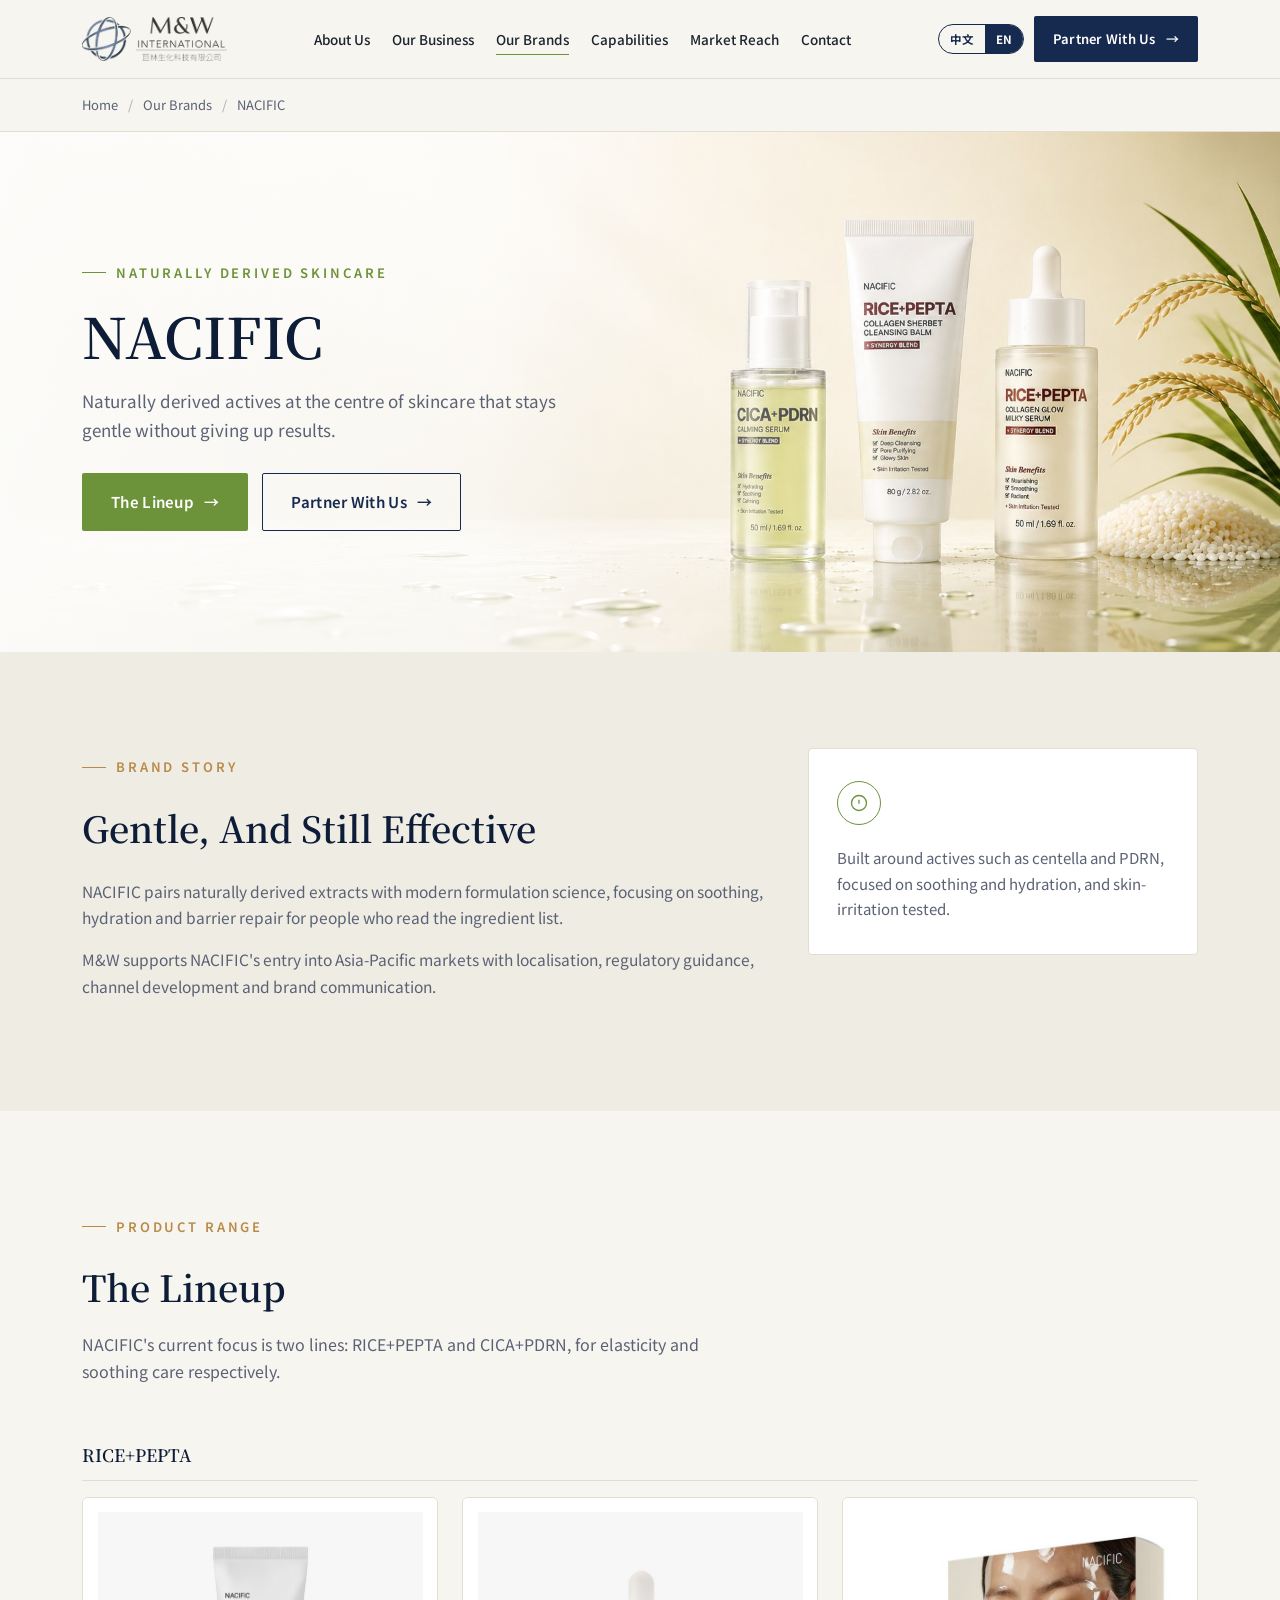
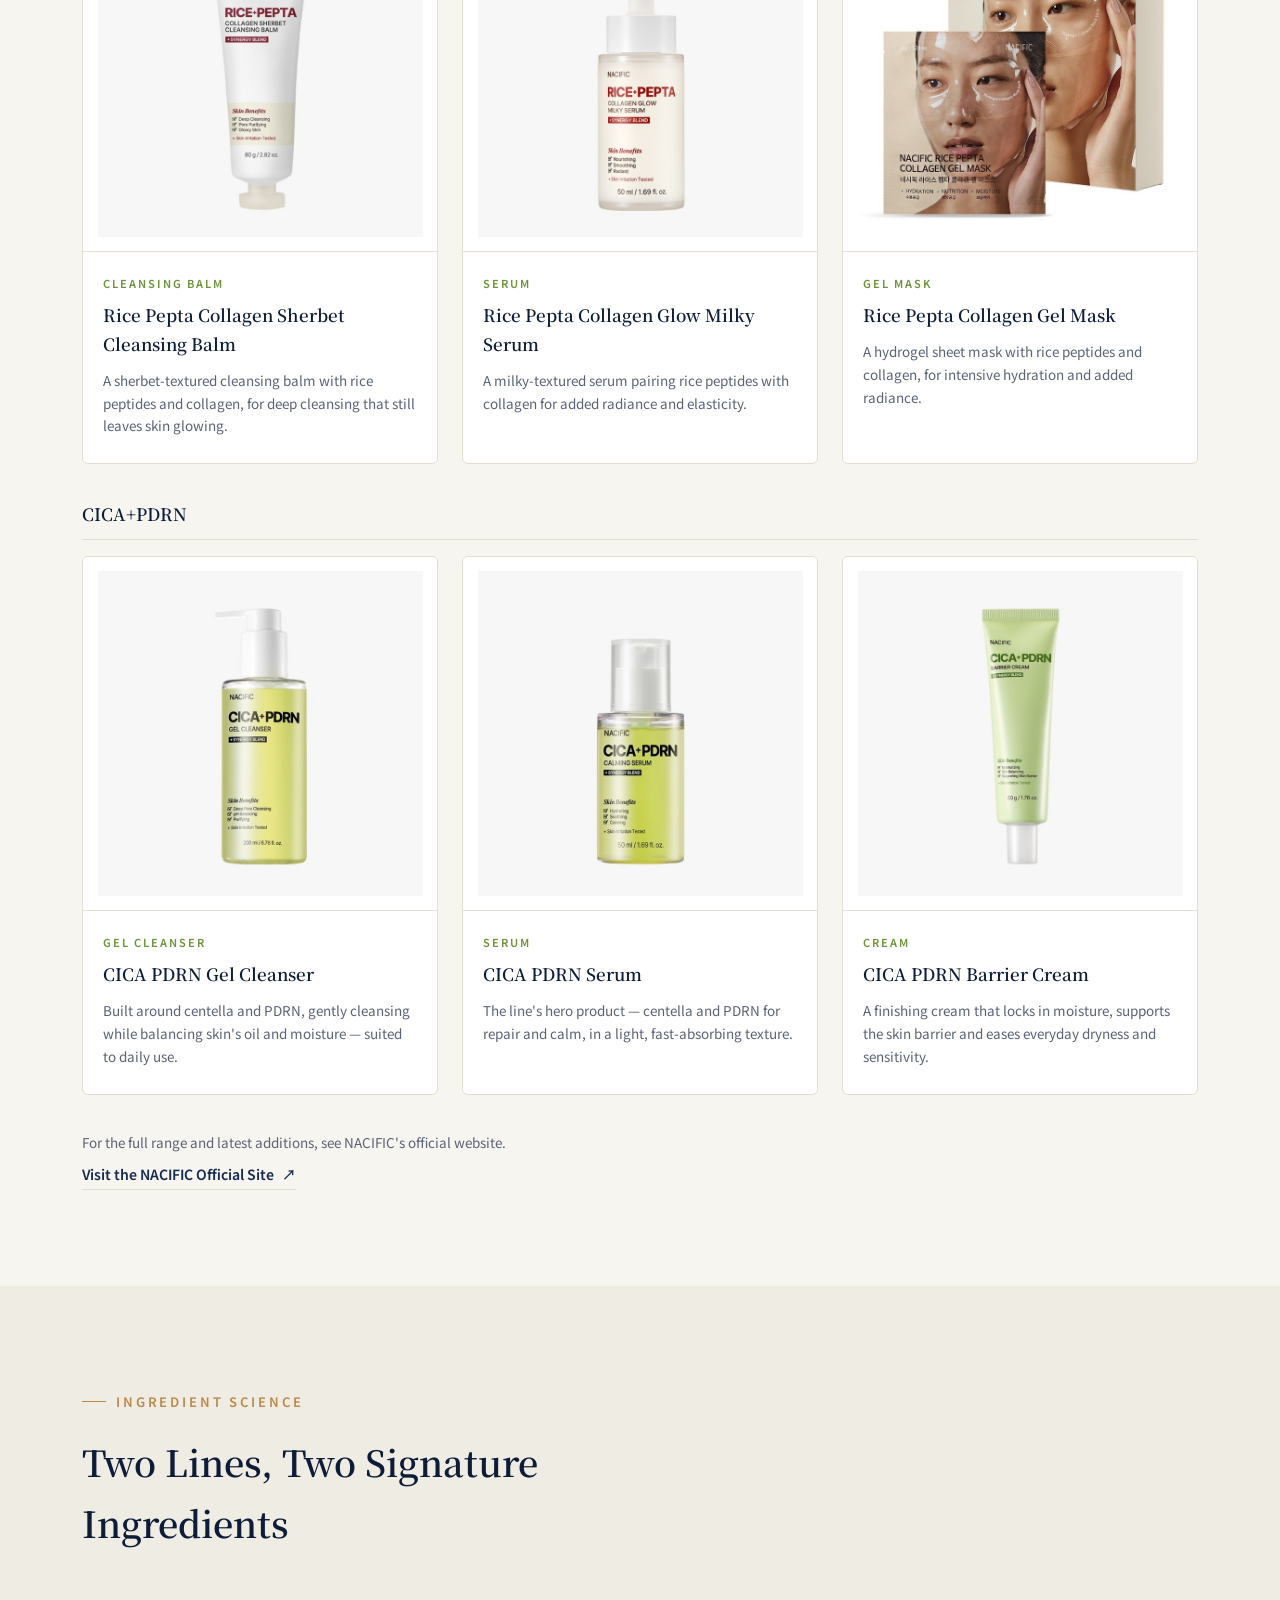
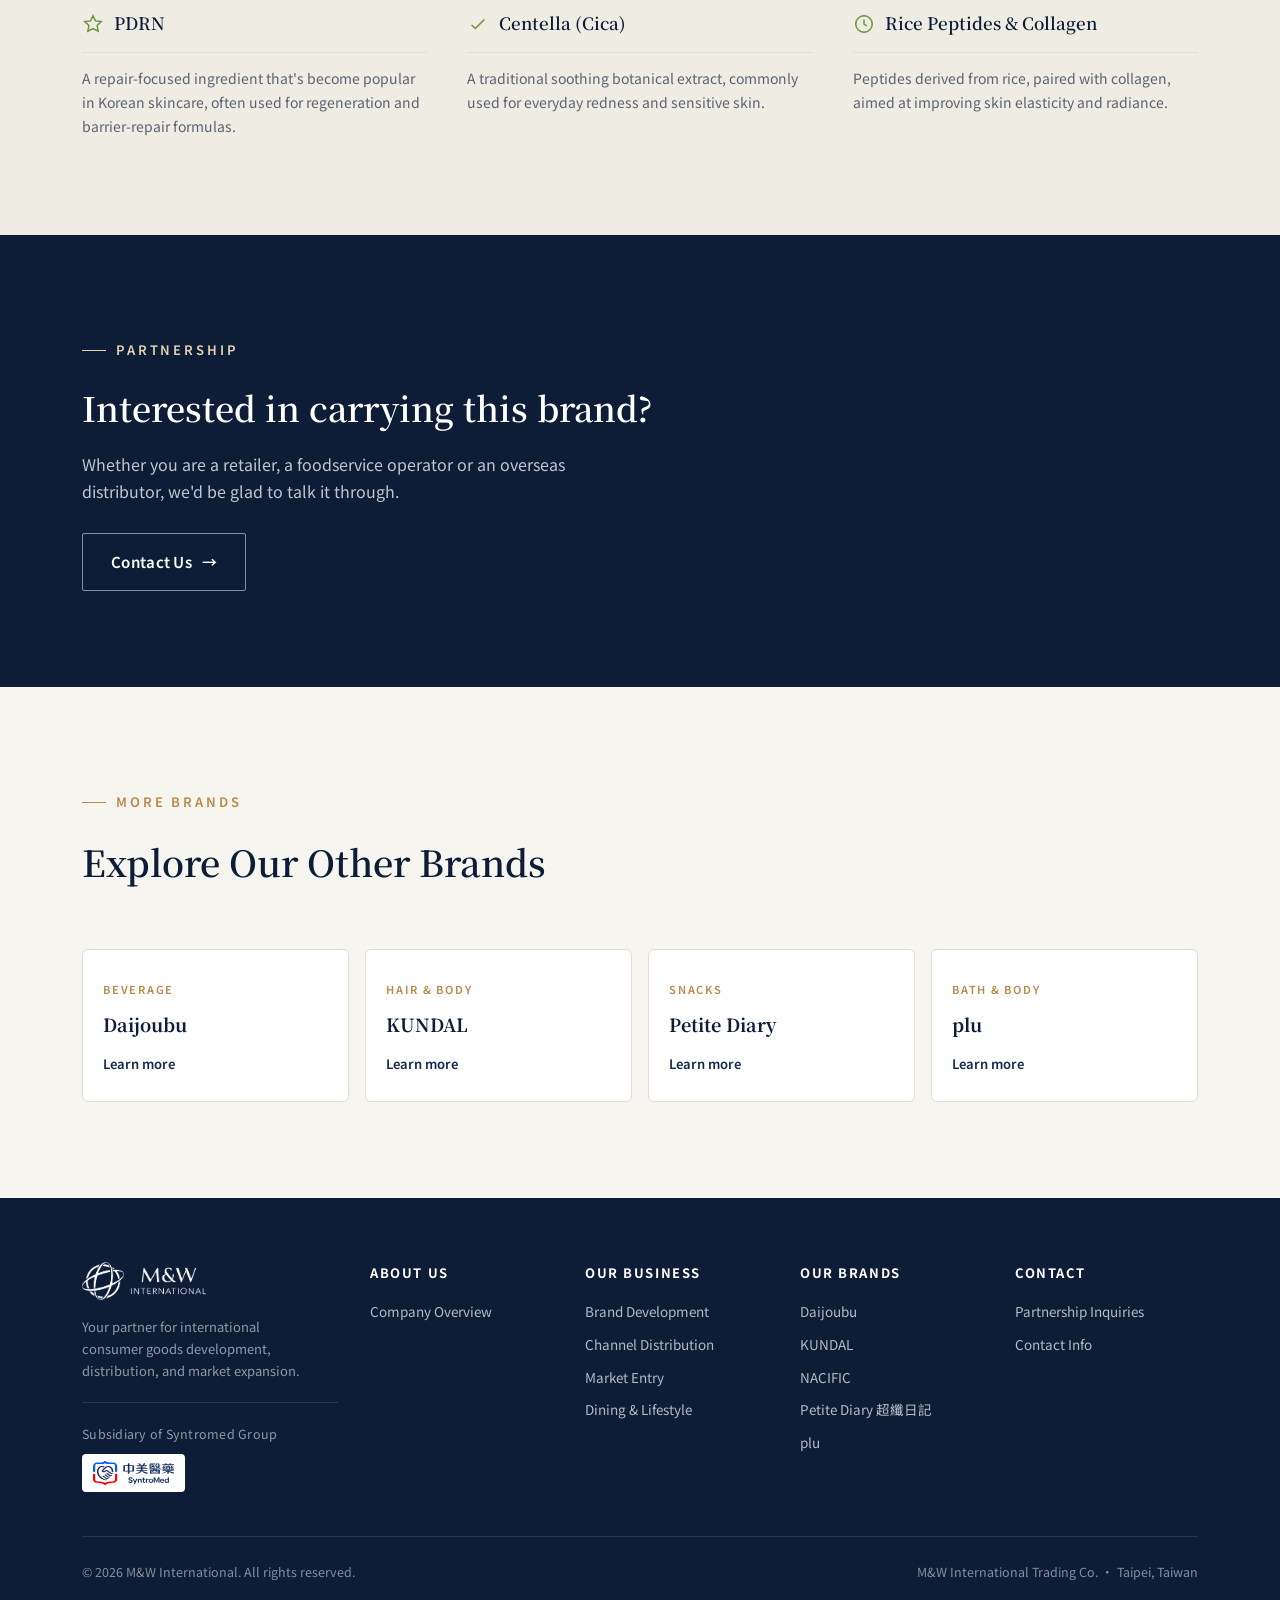
<file: nacific.html>
<!DOCTYPE html>
<html lang="zh-Hant">
<head>
<meta charset="UTF-8">
<meta name="viewport" content="width=device-width, initial-scale=1.0">
<title id="pageTitle">NACIFIC｜M&amp;W International</title>
<meta id="pageDesc" name="description" content="NACIFIC — 以天然植萃為核心的韓國保養品牌，由 M&amp;W International 代理與市場經營。">
<link rel="preconnect" href="https://fonts.googleapis.com">
<link rel="preconnect" href="https://fonts.gstatic.com" crossorigin>
<link href="https://fonts.googleapis.com/css2?family=Noto+Serif+TC:wght@500;600;700&family=Noto+Sans+TC:wght@300;400;500;600;700&display=swap" rel="stylesheet">
<style>
/* ===== shared styles (was brand.css) ===== */
/* =========================================================
   M&W International — shared styles for brand pages
   Used by: djb.html, kundal.html, nacific.html,
            petite-diary.html, plu.html
   ========================================================= */

:root{
  --navy:#152a4e;
  --navy-deep:#0d1c37;
  --navy-mid:#25406e;
  --paper:#f7f5f0;
  --paper-alt:#efece4;
  --ink:#1c2430;
  --ink-soft:#5a6274;
  --line:#e2ddd0;
  --gold:#b98a4a;
  --gold-soft:#e7d3ae;
  --radius:2px;
  /* each page overrides --accent */
  --accent:#152a4e;
}

*{box-sizing:border-box;margin:0;padding:0;}
html{scroll-behavior:smooth;}
body{
  font-family:'Noto Sans TC', sans-serif;
  color:var(--ink);
  background:var(--paper);
  line-height:1.7;
  -webkit-font-smoothing:antialiased;
}
h1,h2,h3,h4,.serif{font-family:'Noto Serif TC', serif;}
a{color:inherit;text-decoration:none;}
img{max-width:100%;display:block;}
ul{list-style:none;}

.wrap{max-width:1180px;margin:0 auto;padding:0 32px;}
section{padding:96px 0;}

.eyebrow{
  display:inline-flex;align-items:center;gap:10px;
  font-size:13px;letter-spacing:.22em;text-transform:uppercase;
  color:var(--gold);font-weight:600;margin-bottom:18px;
}
.eyebrow::before{content:"";width:24px;height:1px;background:currentColor;}

.section-head{max-width:640px;margin-bottom:56px;}
.section-head h2{font-size:clamp(24px,3vw,36px);font-weight:600;color:var(--navy-deep);margin-bottom:14px;}
.section-head p{color:var(--ink-soft);font-size:16px;}
.center{text-align:center;margin-left:auto;margin-right:auto;}

/* ---------- buttons ---------- */
.btn{
  display:inline-flex;align-items:center;gap:10px;
  padding:15px 28px;font-size:15px;font-weight:600;letter-spacing:.02em;
  border-radius:var(--radius);cursor:pointer;border:1px solid transparent;
  transition:transform .25s ease, background .25s ease, color .25s ease, border-color .25s ease;
}
.btn:hover{transform:translateY(-2px);}
.btn-primary{background:var(--navy);color:#fff;}
.btn-primary:hover{background:var(--navy-deep);}
.btn-outline{border-color:var(--navy);color:var(--navy);}
.btn-outline:hover{background:var(--navy);color:#fff;}
.btn-accent{background:var(--accent);color:#fff;}
.btn-accent:hover{filter:brightness(.9);}
.btn-ghost-white{border-color:rgba(255,255,255,.5);color:#fff;}
.btn-ghost-white:hover{background:#fff;color:var(--navy);}
.arrow{transition:transform .25s ease;}
.btn:hover .arrow{transform:translateX(4px);}

.skip-link{
  position:absolute;left:-9999px;top:0;background:var(--navy);color:#fff;
  padding:10px 18px;z-index:200;
}
.skip-link:focus{left:0;}

/* ---------- header ---------- */
header{
  position:sticky;top:0;z-index:100;background:rgba(247,245,240,.92);
  backdrop-filter:blur(10px);border-bottom:1px solid var(--line);
}
.nav-inner{display:flex;align-items:center;justify-content:space-between;height:78px;gap:14px;}
.logo{display:flex;align-items:center;gap:10px;flex:none;}
.logo-img{height:44px;width:auto;display:block;}
.logo-on-dark{display:inline-flex;}
.logo-on-dark .logo-img{height:38px;}
nav.primary ul{display:flex;gap:22px;font-size:13.5px;font-weight:500;white-space:nowrap;}
nav.primary a{position:relative;padding:4px 0;color:var(--ink);}
nav.primary a::after{content:"";position:absolute;left:0;bottom:-2px;width:0;height:1px;background:var(--navy);transition:width .25s ease;}
nav.primary a:hover::after{width:100%;}
nav.primary a.current::after{width:100%;background:var(--accent);}
.nav-cta{display:flex;align-items:center;gap:10px;flex:none;}
.nav-cta .btn{padding:11px 18px;font-size:13px;white-space:nowrap;}
.menu-toggle{display:none;background:none;border:none;cursor:pointer;padding:6px;}
.menu-toggle span{display:block;width:22px;height:2px;background:var(--navy);margin:5px 0;transition:.25s;}

.lang-toggle{
  display:flex;align-items:center;border:1px solid var(--navy);border-radius:20px;
  overflow:hidden;font-size:11.5px;font-weight:700;letter-spacing:.02em;flex:none;
}
.lang-toggle button{
  background:none;border:none;padding:6px 11px;cursor:pointer;color:var(--navy);
  font-family:inherit;font-size:11.5px;font-weight:700;transition:background .2s ease,color .2s ease;
}
.lang-toggle button.active{background:var(--navy);color:#fff;}

/* ---------- breadcrumb ---------- */
.crumb{background:var(--paper);border-bottom:1px solid var(--line);}
.crumb .wrap{display:flex;align-items:center;gap:10px;height:52px;font-size:13px;color:var(--ink-soft);}
.crumb a:hover{color:var(--navy);}
.crumb .sep{opacity:.5;}

/* ---------- brand hero ---------- */
.brand-hero{position:relative;overflow:hidden;height:520px;padding:0;}
.brand-hero-bg{position:absolute;inset:0;z-index:0;background-size:cover;background-position:78% center;background-repeat:no-repeat;}
.brand-hero-scrim{position:absolute;inset:0;z-index:1;}
.brand-hero.on-light .brand-hero-scrim{
  background:linear-gradient(90deg,rgba(255,255,255,.94) 0%,rgba(255,255,255,.8) 38%,rgba(255,255,255,.25) 64%,rgba(255,255,255,0) 84%);
}
.brand-hero.on-dark .brand-hero-scrim{
  background:linear-gradient(90deg,rgba(8,10,16,.88) 0%,rgba(8,10,16,.66) 38%,rgba(8,10,16,.15) 64%,rgba(8,10,16,0) 84%);
}
.brand-hero-inner{position:relative;z-index:2;height:100%;display:flex;align-items:center;}
.brand-hero-copy{max-width:560px;}
.brand-hero h1{font-size:clamp(32px,4.6vw,56px);font-weight:600;line-height:1.2;margin-bottom:18px;}
.brand-hero .lede{font-size:17px;margin-bottom:28px;max-width:480px;}
.brand-hero .hero-actions{display:flex;gap:14px;flex-wrap:wrap;}
.brand-hero.on-light h1{color:var(--navy-deep);}
.brand-hero.on-light .lede{color:var(--ink-soft);}
.brand-hero.on-light .eyebrow{color:var(--accent);}
.brand-hero.on-dark h1{color:#fff;}
.brand-hero.on-dark .lede{color:rgba(255,255,255,.88);}
.brand-hero.on-dark .eyebrow{color:var(--gold-soft);}

/* ---------- story ---------- */
.story{background:var(--paper-alt);}
.story-grid{display:grid;grid-template-columns:1.4fr .8fr;gap:44px;align-items:start;}
.story h2{font-size:clamp(24px,3vw,36px);font-weight:600;color:var(--navy-deep);margin-bottom:20px;}
.story p{color:var(--ink-soft);margin-bottom:16px;font-size:15.5px;}
.story-box{background:#fff;border:1px solid var(--line);padding:32px 28px;border-radius:4px;}
.story-box .icon{
  width:44px;height:44px;border:1px solid var(--accent);border-radius:50%;
  display:flex;align-items:center;justify-content:center;margin-bottom:20px;color:var(--accent);
}
.story-box p{font-size:15px;color:var(--ink-soft);margin:0;}

/* ---------- product lineup ---------- */
.lineup-grid{display:grid;grid-template-columns:repeat(3,1fr);gap:24px;}
.series-h{font-family:'Noto Serif TC',serif;font-size:17px;font-weight:600;color:var(--navy-deep);margin:32px 0 16px;padding-bottom:10px;border-bottom:1px solid var(--line);}
.lineup-grid + .series-h{margin-top:36px;}
.lineup-note{font-size:13.5px;color:var(--ink-soft);margin-top:36px;margin-bottom:6px;}
.site-link{display:inline-flex;align-items:center;gap:8px;font-size:14px;font-weight:600;color:var(--navy);border-bottom:1px solid var(--line);padding-bottom:3px;}
.site-link:hover{border-bottom-color:var(--navy);}
.site-link .arrow{transition:transform .25s ease;}
.site-link:hover .arrow{transform:translate(2px,-2px);}
.product-card{
  background:#fff;border:1px solid var(--line);border-radius:6px;overflow:hidden;
  display:flex;flex-direction:column;transition:transform .3s ease, box-shadow .3s ease;
}
.product-card:hover{transform:translateY(-6px);box-shadow:0 14px 30px rgba(21,42,78,.12);}
.product-thumb{
  aspect-ratio:1/1;background:var(--paper-alt);
  display:flex;align-items:center;justify-content:center;
  color:var(--ink-soft);font-size:12px;letter-spacing:.14em;text-transform:uppercase;
  border-bottom:1px solid var(--line);overflow:hidden;
}
.product-thumb img{width:100%;height:100%;min-width:0;min-height:0;object-fit:cover;display:block;}
.product-thumb.contain{background:#fff;padding:14px;}
.product-thumb.contain img{object-fit:contain;}
.product-body{padding:22px 20px 26px;flex:1;display:flex;flex-direction:column;}
.product-body .tag{font-size:11px;letter-spacing:.18em;text-transform:uppercase;color:var(--accent);font-weight:600;margin-bottom:8px;}
.product-body h3{font-size:17px;font-weight:600;color:var(--navy-deep);margin-bottom:10px;}
.product-body p{font-size:13.5px;color:var(--ink-soft);flex:1;}

/* ---------- features ---------- */
.features{background:var(--paper-alt);}
.feature-grid{display:grid;grid-template-columns:repeat(3,1fr);gap:40px;}
.feature h4{display:flex;align-items:center;gap:10px;font-size:17px;font-weight:600;color:var(--navy-deep);margin-bottom:14px;padding-bottom:14px;border-bottom:1px solid var(--line);}
.feature h4 .ic{width:22px;height:22px;color:var(--accent);flex:none;}
.feature p{font-size:14px;color:var(--ink-soft);}

/* ---------- specs table ---------- */
.spec-table{width:100%;border-collapse:collapse;font-size:14.5px;}
.spec-table th,.spec-table td{text-align:left;padding:16px 18px;border-bottom:1px solid var(--line);}
.spec-table th{width:32%;color:var(--navy-deep);font-weight:600;background:var(--paper-alt);}
.spec-table td{color:var(--ink-soft);}

/* ---------- channels ---------- */
.channel-row{display:grid;grid-template-columns:repeat(4,1fr);gap:16px;}
.channel{
  border:1px solid var(--line);background:#fff;border-radius:4px;
  padding:22px 18px;text-align:center;font-size:14px;color:var(--ink-soft);
}
.channel b{display:block;color:var(--navy-deep);font-size:15px;margin-bottom:4px;}

/* ---------- CTA band ---------- */
.cta{background:var(--navy-deep);color:#fff;}
.cta h2{font-size:clamp(24px,3vw,34px);font-weight:600;margin-bottom:14px;}
.cta p{color:rgba(255,255,255,.75);max-width:560px;margin-bottom:28px;}
.cta .eyebrow{color:var(--gold-soft);}
.cta-actions{display:flex;gap:14px;flex-wrap:wrap;}

/* ---------- sibling brands ---------- */
.siblings{display:grid;grid-template-columns:repeat(4,1fr);gap:16px;}
.sibling{
  border:1px solid var(--line);background:#fff;border-radius:6px;padding:24px 20px;
  transition:transform .25s ease, box-shadow .25s ease;
}
.sibling:hover{transform:translateY(-4px);box-shadow:0 12px 26px rgba(21,42,78,.1);}
.sibling .tag{font-size:11px;letter-spacing:.16em;text-transform:uppercase;color:var(--gold);font-weight:600;}
.sibling h4{font-size:18px;color:var(--navy-deep);margin:8px 0 10px;}
.sibling span{font-size:13px;color:var(--navy);font-weight:600;}

/* ---------- footer ---------- */
footer{background:var(--navy-deep);color:rgba(255,255,255,.7);padding:64px 0 32px;}
.footer-grid{display:grid;grid-template-columns:1.4fr repeat(4,1fr);gap:32px;margin-bottom:44px;}
footer h5{color:#fff;font-size:13px;letter-spacing:.12em;text-transform:uppercase;margin-bottom:16px;}
footer ul li{margin-bottom:10px;font-size:13.5px;}
footer ul a:hover{color:#fff;}
.footer-bottom{
  border-top:1px solid rgba(255,255,255,.12);padding-top:24px;
  display:flex;justify-content:space-between;flex-wrap:wrap;gap:10px;font-size:12.5px;
  color:rgba(255,255,255,.5);
}

/* ---------- placeholder marker ---------- */
.ph{
  display:inline-block;font-size:11px;letter-spacing:.1em;text-transform:uppercase;
  background:var(--gold-soft);color:#5a4319;padding:2px 8px;border-radius:2px;
  margin-left:8px;vertical-align:middle;font-weight:700;
}

/* ---------- responsive ---------- */
@media (max-width:960px){
  .story-grid{grid-template-columns:1fr;}
  .lineup-grid{grid-template-columns:repeat(2,1fr);}
  .feature-grid{grid-template-columns:1fr;gap:28px;}
  .channel-row{grid-template-columns:repeat(2,1fr);}
  .siblings{grid-template-columns:repeat(2,1fr);}
  .footer-grid{grid-template-columns:1fr 1fr;}
  nav.primary{display:none;}
  .menu-toggle{display:block;}
}
@media (max-width:640px){
  section{padding:64px 0;}
  .wrap{padding:0 20px;}
  .brand-hero{height:auto;padding:56px 0 300px;}
  .brand-hero-bg{background-position:80% bottom;}
  .brand-hero.on-light .brand-hero-scrim{background:linear-gradient(180deg,rgba(255,255,255,.95) 0%,rgba(255,255,255,.85) 40%,rgba(255,255,255,0) 75%);}
  .brand-hero.on-dark .brand-hero-scrim{background:linear-gradient(180deg,rgba(8,10,16,.92) 0%,rgba(8,10,16,.7) 40%,rgba(8,10,16,0) 75%);}
  .lineup-grid{grid-template-columns:1fr;}
  .channel-row{grid-template-columns:1fr;}
  .siblings{grid-template-columns:1fr;}
  .spec-table th{width:40%;}
}
@media (prefers-reduced-motion: reduce){
  html{scroll-behavior:auto;}
  *{transition:none !important;}
}

</style>
<style>:root{--accent:#6d933a;}</style>
</head>
<body>
<a class="skip-link" href="#main" data-i18n="skip">跳至主要內容</a>

<!-- ================= HEADER ================= -->
<header>
  <div class="wrap nav-inner">
    <a class="logo" href="index.html">
      <img class="logo-img" src="mw-logo-cn.png" alt="M&amp;W International 巨林生化科技有限公司" width="641" height="195">
    </a>
    <nav class="primary" aria-label="Main navigation">
      <ul>
        <li><a href="index.html#about" data-i18n="navAbout">關於我們</a></li>
        <li><a href="index.html#business" data-i18n="navBusiness">我們的事業</a></li>
        <li><a class="current" href="index.html#brands" data-i18n="navBrands">品牌產品</a></li>
        <li><a href="index.html#capabilities" data-i18n="navCapabilities">核心能力</a></li>
        <li><a href="index.html#market" data-i18n="navMarket">市場佈局</a></li>
        <li><a href="index.html#contact" data-i18n="navContact">聯絡我們</a></li>
      </ul>
    </nav>
    <div class="nav-cta">
      <div class="lang-toggle" role="group" aria-label="Language / 語言">
        <button type="button" id="langZh" class="active" aria-pressed="true">中文</button>
        <button type="button" id="langEn" aria-pressed="false">EN</button>
      </div>
      <a class="btn btn-primary" href="index.html#contact"><span data-i18n="navCta">合作夥伴洽談</span> <span class="arrow">→</span></a>
      <button class="menu-toggle" id="menuToggle" aria-label="Open menu" aria-expanded="false" aria-controls="mobileNav">
        <span></span><span></span><span></span>
      </button>
    </div>
  </div>
  <nav id="mobileNav" class="primary" aria-label="Mobile navigation" style="display:none;padding:0 32px 24px;">
    <ul style="flex-direction:column;gap:18px;">
      <li><a href="index.html#about" data-i18n="navAbout">關於我們</a></li>
      <li><a href="index.html#business" data-i18n="navBusiness">我們的事業</a></li>
      <li><a href="index.html#brands" data-i18n="navBrands">品牌產品</a></li>
      <li><a href="index.html#capabilities" data-i18n="navCapabilities">核心能力</a></li>
      <li><a href="index.html#market" data-i18n="navMarket">市場佈局</a></li>
      <li><a href="index.html#contact" data-i18n="navContact">聯絡我們</a></li>
    </ul>
  </nav>
</header>

<!-- ================= BREADCRUMB ================= -->
<div class="crumb">
  <div class="wrap">
    <a href="index.html" data-i18n="crumbHome">首頁</a>
    <span class="sep">/</span>
    <a href="index.html#brands" data-i18n="crumbBrands">品牌產品</a>
    <span class="sep">/</span>
    <span>NACIFIC</span>
  </div>
</div>

<main id="main">

<!-- ================= BRAND HERO ================= -->
<section class="brand-hero on-light">
  <div class="brand-hero-bg" style="background-image:url('nacific_hero.jpg');" role="img" aria-label="NACIFIC"></div>
  <div class="brand-hero-scrim"></div>
  <div class="wrap brand-hero-inner">
    <div class="brand-hero-copy">
      <span class="eyebrow" data-i18n="heroKicker">天然植萃保養</span>
      <h1 data-i18n-html="heroH1">NACIFIC</h1>
      <p class="lede" data-i18n="heroLede">以天然成分為核心，打造溫和卻有感的每日肌膚保養。</p>
      <div class="hero-actions">
        <a class="btn btn-accent" href="#lineup"><span data-i18n="lineupH2">產品陣容</span> <span class="arrow">→</span></a>
        <a class="btn btn-outline" href="index.html#contact"><span data-i18n="navCta">合作夥伴洽談</span> <span class="arrow">→</span></a>
      </div>
    </div>
  </div>
</section>

<!-- ================= BRAND STORY ================= -->
<section class="story" id="story">
  <div class="wrap">
    <div class="story-grid">
      <div>
        <span class="eyebrow" data-i18n="storyEyebrow">品牌故事</span>
        <h2 data-i18n="storyH2">溫和，但有效</h2>
        <p data-i18n="storyP1">NACIFIC 以自然萃取成分結合現代配方科學，主打舒緩、保濕與修護，適合追求成分透明的消費者。</p>
        <p data-i18n="storyP2">M&amp;W 協助 NACIFIC 進入亞太市場，提供在地化調整、法規諮詢、通路佈局與品牌溝通支援。</p>
      </div>
      <aside class="story-box">
        <div class="icon">
          <svg width="20" height="20" viewBox="0 0 24 24" fill="none" stroke="currentColor" stroke-width="1.6"><circle cx="12" cy="12" r="9"/><path d="M12 8v5M12 16h.01"/></svg>
        </div>
        <p data-i18n="storyBox">以積雪草與 PDRN 等成分為核心，主打舒緩與保濕，通過肌膚刺激性測試。</p>
      </aside>
    </div>
  </div>
</section>

<!-- ================= PRODUCT LINES ================= -->
<!-- SCAFFOLD: product names, line names and formats are real (from en.nacific.com).
     Photography is intentionally left as placeholders — NACIFIC's product photos
     are their own commercial assets, not something to copy from their live store.
     Replace each .product-thumb with real photography from an official asset kit. -->
<section id="lineup">
  <div class="wrap">
    <div class="section-head">
      <span class="eyebrow" data-i18n="lineupEyebrow">產品系列</span>
      <h2 data-i18n="lineupH2">產品陣容</h2>
      <p data-i18n="lineupSub">NACIFIC 目前主打兩大系列：RICE+PEPTA 與 CICA+PDRN，分別針對彈潤與舒緩兩種保養訴求。</p>
    </div>

    <h3 class="series-h">RICE+PEPTA</h3>
    <div class="lineup-grid">
      <article class="product-card">
        <div class="product-thumb contain"><img src="np-rice-cleansing-balm.jpg" alt="Rice Pepta Collagen Sherbet Cleansing Balm" width="700" height="700"></div>
        <div class="product-body">
          <span class="tag" data-i18n="np1S">卸妝膏</span>
          <h3 data-i18n="np1T">Rice Pepta Collagen Sherbet Cleansing Balm</h3>
          <p data-i18n="np1D">雪酪質地卸妝膏，米萃胜肽與膠原蛋白配方，深層清潔同時兼顧肌膚光澤。</p>
        </div>
      </article>
      <article class="product-card">
        <div class="product-thumb contain"><img src="np-rice-milky-serum.jpg" alt="Rice Pepta Collagen Glow Milky Serum" width="700" height="700"></div>
        <div class="product-body">
          <span class="tag" data-i18n="np2S">精華液</span>
          <h3 data-i18n="np2T">Rice Pepta Collagen Glow Milky Serum</h3>
          <p data-i18n="np2D">乳狀質地精華，米萃胜肽搭配膠原蛋白，加強肌膚光澤與彈性。</p>
        </div>
      </article>
      <article class="product-card">
        <div class="product-thumb contain"><img src="np-rice-gel-mask.jpg" alt="NACIFIC Rice Pepta Collagen Gel Mask" width="700" height="700"></div>
        <div class="product-body">
          <span class="tag" data-i18n="np3S">凝膠面膜</span>
          <h3 data-i18n="np3T">Rice Pepta Collagen Gel Mask</h3>
          <p data-i18n="np3D">水凝膠面膜，米萃胜肽與膠原蛋白配方，密集保濕同時提升肌膚光澤。</p>
        </div>
      </article>
    </div>

    <h3 class="series-h">CICA+PDRN</h3>
    <div class="lineup-grid">
      <article class="product-card">
        <div class="product-thumb contain"><img src="np-cica-gel-cleanser.jpg" alt="CICA PDRN Gel Cleanser" width="700" height="700"></div>
        <div class="product-body">
          <span class="tag" data-i18n="np4S">洗面乳</span>
          <h3 data-i18n="np4T">CICA PDRN Gel Cleanser</h3>
          <p data-i18n="np4D">積雪草與 PDRN 為核心，溫和潔淨同時平衡肌膚水油，適合日常使用。</p>
        </div>
      </article>
      <article class="product-card">
        <div class="product-thumb contain"><img src="np-cica-serum.jpg" alt="CICA PDRN Serum" width="700" height="700"></div>
        <div class="product-body">
          <span class="tag" data-i18n="np5S">精華液</span>
          <h3 data-i18n="np5T">CICA PDRN Serum</h3>
          <p data-i18n="np5D">品牌核心品項，積雪草與 PDRN 加強修護與舒緩，質地清爽好吸收。</p>
        </div>
      </article>
      <article class="product-card">
        <div class="product-thumb contain"><img src="np-cica-barrier-cream.jpg" alt="CICA PDRN Barrier Cream" width="700" height="700"></div>
        <div class="product-body">
          <span class="tag" data-i18n="np6S">乳霜</span>
          <h3 data-i18n="np6T">CICA PDRN Barrier Cream</h3>
          <p data-i18n="np6D">鎖水收尾乳霜，維持肌膚屏障，舒緩日常乾燥與敏感狀況。</p>
        </div>
      </article>
    </div>

    <p class="lineup-note" data-i18n="lineupNote">完整系列與最新品項，請參考 NACIFIC 官方網站。</p>
    <a class="site-link" href="https://nacific.com/" target="_blank" rel="noopener"><span data-i18n="lineupSiteLink">前往 NACIFIC 官方網站</span> <span class="arrow">↗</span></a>
  </div>
</section>

<!-- ================= INGREDIENT SCIENCE ================= -->
<section class="features" id="features">
  <div class="wrap">
    <div class="section-head">
      <span class="eyebrow" data-i18n="featuresEyebrow">成分科學</span>
      <h2 data-i18n="featuresH2">兩大系列，各有主打成分</h2>
    </div>
    <div class="feature-grid">
      <div class="feature">
        <h4><svg class="ic" viewBox="0 0 24 24" fill="none" stroke="currentColor" stroke-width="1.6"><path d="M12 3l2.6 5.6L21 9.4l-4.5 4.3 1.1 6.1L12 17l-5.6 2.8 1.1-6.1L3 9.4l6.4-.8z"/></svg><span data-i18n="feat1T">PDRN</span></h4>
        <p data-i18n="feat1D">近年韓妝熱門的修護型成分，常用於肌膚再生與屏障修復訴求的保養品中。</p>
      </div>
      <div class="feature">
        <h4><svg class="ic" viewBox="0 0 24 24" fill="none" stroke="currentColor" stroke-width="1.6"><path d="M5 13l4 4L19 7"/></svg><span data-i18n="feat2T">積雪草 Centella</span></h4>
        <p data-i18n="feat2D">傳統舒緩植萃成分，常用於泛紅、敏感肌膚的日常保養。</p>
      </div>
      <div class="feature">
        <h4><svg class="ic" viewBox="0 0 24 24" fill="none" stroke="currentColor" stroke-width="1.6"><circle cx="12" cy="12" r="9"/><path d="M12 7v5l3 2"/></svg><span data-i18n="feat3T">米萃胜肽與膠原蛋白</span></h4>
        <p data-i18n="feat3D">來自稻米的胜肽成分搭配膠原蛋白，訴求提升肌膚彈潤與光澤感。</p>
      </div>
    </div>
  </div>
</section>

<!-- ================= CTA ================= -->
<section class="cta" id="cta">
  <div class="wrap">
    <span class="eyebrow" data-i18n="ctaEyebrow">合作洽談</span>
    <h2 data-i18n="ctaH2">想代理或引進這個品牌？</h2>
    <p data-i18n="ctaP">無論您是零售通路、餐飲業者或海外代理夥伴，我們都樂於一同討論合作方式。</p>
    <div class="cta-actions">
      <a class="btn btn-ghost-white" href="index.html#contact"><span data-i18n="ctaBtn1">聯絡我們</span> <span class="arrow">→</span></a>
    </div>
  </div>
</section>

<!-- ================= OTHER BRANDS ================= -->
<section id="siblings">
  <div class="wrap">
    <div class="section-head">
      <span class="eyebrow" data-i18n="sibEyebrow">其他品牌</span>
      <h2 data-i18n="sibH2">探索更多品牌</h2>
    </div>
    <div class="siblings">
      <a class="sibling" href="djb.html">
        <span class="tag">Beverage</span>
        <h4>Daijoubu</h4>
        <span data-i18n="sibMore">了解更多</span>
      </a>
      <a class="sibling" href="kundal.html">
        <span class="tag">Hair &amp; Body</span>
        <h4>KUNDAL</h4>
        <span data-i18n="sibMore">了解更多</span>
      </a>
      <a class="sibling" href="petite-diary.html">
        <span class="tag">Snacks</span>
        <h4>Petite Diary</h4>
        <span data-i18n="sibMore">了解更多</span>
      </a>
      <a class="sibling" href="plu.html">
        <span class="tag">Bath &amp; Body</span>
        <h4>plu</h4>
        <span data-i18n="sibMore">了解更多</span>
      </a>
    </div>
  </div>
</section>

</main>

<!-- ================= FOOTER ================= -->
<footer>
  <div class="wrap">
    <div class="footer-grid">
      <div>
        <div class="logo logo-on-dark" style="margin-bottom:16px;">
          <img class="logo-img" src="mw-logo-en-white.png" alt="M&amp;W International" width="633" height="194">
        </div>
        <p style="font-size:13px;max-width:230px;color:rgba(255,255,255,.55);" data-i18n="footerTagline">國際消費品開發、代理與市場拓展夥伴。</p>
        <div style="margin-top:20px;padding-top:20px;border-top:1px solid rgba(255,255,255,.12);">
          <p style="font-size:12.5px;letter-spacing:.02em;color:rgba(255,255,255,.55);margin-bottom:10px;max-width:230px;" data-i18n="parentLabel">中美企業集團</p>
          <a href="https://syntromed.com/" target="_blank" rel="noopener" style="display:inline-flex;align-items:center;text-decoration:none;">
            <span style="background:#fff;border-radius:4px;padding:7px 11px;display:inline-flex;align-items:center;">
              <img src="syntromed_logo.svg" alt="Syntromed" width="161" height="48" style="height:24px;width:auto;display:block;">
            </span>
          </a>
        </div>
      </div>
      <div>
        <h5 data-i18n="navAbout">關於我們</h5>
        <ul>
          <li><a href="index.html#about" data-i18n="fCompanyOverview">公司介紹</a></li>
          
        </ul>
      </div>
      <div>
        <h5 data-i18n="navBusiness">我們的事業</h5>
        <ul>
          <li><a href="index.html#business" data-i18n="biz1Title">品牌開發</a></li>
          <li><a href="index.html#business" data-i18n="biz2Title">通路代理</a></li>
          <li><a href="index.html#business" data-i18n="biz3Title">市場進入</a></li>
          <li><a href="dining.html" data-i18n="biz4Title">餐飲與生活體驗</a></li>
        </ul>
      </div>
      <div>
        <h5 data-i18n="navBrands">品牌產品</h5>
        <ul>
          <li><a href="djb.html">Daijoubu</a></li>
          <li><a href="kundal.html">KUNDAL</a></li>
          <li><a href="nacific.html">NACIFIC</a></li>
          <li><a href="petite-diary.html" data-i18n="fPetiteDiary">超纖日記 Petite Diary</a></li>
          <li><a href="plu.html">plu</a></li>
        </ul>
      </div>
      <div>
        <h5 data-i18n="navContact">聯絡我們</h5>
        <ul>
          <li><a href="index.html#contact" data-i18n="fPartnerInquiries">合作洽談</a></li>
          <li><a href="index.html#contact" data-i18n="fContactInfo">聯絡資訊</a></li>
        </ul>
      </div>
    </div>
    <div class="footer-bottom">
      <span data-i18n="copyright">© 2026 M&amp;W International. All rights reserved.</span>
      <span data-i18n="footerAddr">巨林生化科技有限公司・台北，台灣</span>
    </div>
  </div>
</footer>

<script>
/* Page-specific copy. Shared header/footer strings live in brand.js */
window.PAGE_I18N = {
  "zh": {
    "pageTitle": "NACIFIC｜M&W International",
    "pageDesc": "NACIFIC — 以天然植萃為核心的韓國保養品牌，由 M&W International 代理與市場經營。",
    "heroKicker": "天然植萃保養",
    "heroH1": "NACIFIC",
    "heroLede": "以天然成分為核心，打造溫和卻有感的每日肌膚保養。",
    "storyH2": "溫和，但有效",
    "storyP1": "NACIFIC 以自然萃取成分結合現代配方科學，主打舒緩、保濕與修護，適合追求成分透明的消費者。",
    "storyP2": "M&W 協助 NACIFIC 進入亞太市場，提供在地化調整、法規諮詢、通路佈局與品牌溝通支援。",
    "storyBox": "以積雪草與 PDRN 等成分為核心，主打舒緩與保濕，通過肌膚刺激性測試。",
    "feat1T": "PDRN",
    "feat1D": "近年韓妝熱門的修護型成分，常用於肌膚再生與屏障修復訴求的保養品中。",
    "feat2T": "積雪草 Centella",
    "feat2D": "傳統舒緩植萃成分，常用於泛紅、敏感肌膚的日常保養。",
    "feat3T": "米萃胜肽與膠原蛋白",
    "feat3D": "來自稻米的胜肽成分搭配膠原蛋白，訴求提升肌膚彈潤與光澤感。"
  },
  "en": {
    "pageTitle": "NACIFIC | M&W International",
    "pageDesc": "NACIFIC — Korean skincare built on naturally derived actives, distributed and operated by M&W International.",
    "heroKicker": "Naturally Derived Skincare",
    "heroH1": "NACIFIC",
    "heroLede": "Naturally derived actives at the centre of skincare that stays gentle without giving up results.",
    "storyH2": "Gentle, And Still Effective",
    "storyP1": "NACIFIC pairs naturally derived extracts with modern formulation science, focusing on soothing, hydration and barrier repair for people who read the ingredient list.",
    "storyP2": "M&W supports NACIFIC's entry into Asia-Pacific markets with localisation, regulatory guidance, channel development and brand communication.",
    "storyBox": "Built around actives such as centella and PDRN, focused on soothing and hydration, and skin-irritation tested.",
    "feat1T": "PDRN",
    "feat1D": "A repair-focused ingredient that's become popular in Korean skincare, often used for regeneration and barrier-repair formulas.",
    "feat2T": "Centella (Cica)",
    "feat2D": "A traditional soothing botanical extract, commonly used for everyday redness and sensitive skin.",
    "feat3T": "Rice Peptides & Collagen",
    "feat3D": "Peptides derived from rice, paired with collagen, aimed at improving skin elasticity and radiance."
  }
};
</script>
<script>
/* ===== shared behaviour (was brand.js) ===== */
/* =========================================================
   M&W International — shared behaviour for brand pages
   Language toggle + mobile menu.
   Each brand page defines window.PAGE_I18N = { zh:{...}, en:{...} }
   before loading this file; those keys are merged on top of the
   shared chrome strings below.
   ========================================================= */

(function () {
  'use strict';

  var CHROME = {
    zh: {
      skip: "跳至主要內容",
      navAbout: "關於我們", navBusiness: "我們的事業", navBrands: "品牌產品",
      navCapabilities: "核心能力", navMarket: "市場佈局", navContact: "聯絡我們",
      navCta: "合作夥伴洽談",
      crumbHome: "首頁", crumbBrands: "品牌產品",
      storyEyebrow: "品牌故事",
      lineupEyebrow: "產品系列", lineupH2: "產品陣容",
      lineupSub: "NACIFIC 目前主打兩大系列：RICE+PEPTA 與 CICA+PDRN，分別針對彈潤與舒緩兩種保養訴求。",
      lineupNote: "完整系列與最新品項，請參考 NACIFIC 官方網站。", lineupSiteLink: "前往 NACIFIC 官方網站",
      featuresEyebrow: "成分科學", featuresH2: "兩大系列，各有主打成分",
      np1S: "卸妝膏", np1T: "Rice Pepta Collagen Sherbet Cleansing Balm", np1D: "雪酪質地卸妝膏，米萃胜肽與膠原蛋白配方，深層清潔同時兼顧肌膚光澤。",
      np2S: "精華液", np2T: "Rice Pepta Collagen Glow Milky Serum", np2D: "乳狀質地精華，米萃胜肽搭配膠原蛋白，加強肌膚光澤與彈性。",
      np3S: "凝膠面膜", np3T: "Rice Pepta Collagen Gel Mask", np3D: "水凝膠面膜，米萃胜肽與膠原蛋白配方，密集保濕同時提升肌膚光澤。",
      np4S: "洗面乳", np4T: "CICA PDRN Gel Cleanser", np4D: "積雪草與 PDRN 為核心，溫和潔淨同時平衡肌膚水油，適合日常使用。",
      np5S: "精華液", np5T: "CICA PDRN Serum", np5D: "品牌核心品項，積雪草與 PDRN 加強修護與舒緩，質地清爽好吸收。",
      np6S: "乳霜", np6T: "CICA PDRN Barrier Cream", np6D: "鎖水收尾乳霜，維持肌膚屏障，舒緩日常乾燥與敏感狀況。",
      ctaEyebrow: "合作洽談", ctaH2: "想代理或引進這個品牌？",
      ctaP: "無論您是零售通路、餐飲業者或海外代理夥伴，我們都樂於一同討論合作方式。",
      ctaBtn1: "聯絡我們",
      sibEyebrow: "其他品牌", sibH2: "探索更多品牌",
      sibMore: "了解更多",
      footerTagline: "國際消費品開發、代理與市場拓展夥伴。",
      fCompanyOverview: "公司介紹", parentLabel: "中美企業集團",
      fPartnerInquiries: "合作洽談", fContactInfo: "聯絡資訊",
      biz1Title: "品牌開發", biz2Title: "通路代理", biz3Title: "市場進入", biz4Title: "餐飲與生活體驗",
      cap1Title: "策略規劃", cap2Title: "創意設計", cap3Title: "商業執行",
      fPetiteDiary: "超纖日記 Petite Diary",
      copyright: "© 2026 M&W International. All rights reserved.",
      footerAddr: "巨林生化科技有限公司・台北，台灣",
      phLabel: "待補"
    },
    en: {
      skip: "Skip to main content",
      navAbout: "About Us", navBusiness: "Our Business", navBrands: "Our Brands",
      navCapabilities: "Capabilities", navMarket: "Market Reach", navContact: "Contact",
      navCta: "Partner With Us",
      crumbHome: "Home", crumbBrands: "Our Brands",
      storyEyebrow: "Brand Story",
      lineupEyebrow: "Product Range", lineupH2: "The Lineup",
      lineupSub: "NACIFIC's current focus is two lines: RICE+PEPTA and CICA+PDRN, for elasticity and soothing care respectively.",
      lineupNote: "For the full range and latest additions, see NACIFIC's official website.", lineupSiteLink: "Visit the NACIFIC Official Site",
      featuresEyebrow: "Ingredient Science", featuresH2: "Two Lines, Two Signature Ingredients",
      np1S: "Cleansing Balm", np1T: "Rice Pepta Collagen Sherbet Cleansing Balm", np1D: "A sherbet-textured cleansing balm with rice peptides and collagen, for deep cleansing that still leaves skin glowing.",
      np2S: "Serum", np2T: "Rice Pepta Collagen Glow Milky Serum", np2D: "A milky-textured serum pairing rice peptides with collagen for added radiance and elasticity.",
      np3S: "Gel Mask", np3T: "Rice Pepta Collagen Gel Mask", np3D: "A hydrogel sheet mask with rice peptides and collagen, for intensive hydration and added radiance.",
      np4S: "Gel Cleanser", np4T: "CICA PDRN Gel Cleanser", np4D: "Built around centella and PDRN, gently cleansing while balancing skin's oil and moisture — suited to daily use.",
      np5S: "Serum", np5T: "CICA PDRN Serum", np5D: "The line's hero product — centella and PDRN for repair and calm, in a light, fast-absorbing texture.",
      np6S: "Cream", np6T: "CICA PDRN Barrier Cream", np6D: "A finishing cream that locks in moisture, supports the skin barrier and eases everyday dryness and sensitivity.",
      ctaEyebrow: "Partnership", ctaH2: "Interested in carrying this brand?",
      ctaP: "Whether you are a retailer, a foodservice operator or an overseas distributor, we'd be glad to talk it through.",
      ctaBtn1: "Contact Us",
      sibEyebrow: "More Brands", sibH2: "Explore Our Other Brands",
      sibMore: "Learn more",
      footerTagline: "Your partner for international consumer goods development, distribution, and market expansion.",
      fCompanyOverview: "Company Overview", parentLabel: "Subsidiary of Syntromed Group",
      fPartnerInquiries: "Partnership Inquiries", fContactInfo: "Contact Info",
      biz1Title: "Brand Development", biz2Title: "Channel Distribution", biz3Title: "Market Entry", biz4Title: "Dining & Lifestyle",
      cap1Title: "Strategic Planning", cap2Title: "Creative & Design", cap3Title: "Commercial Execution",
      fPetiteDiary: "Petite Diary 超纖日記",
      copyright: "© 2026 M&W International. All rights reserved.",
      footerAddr: "M&W International Trading Co. · Taipei, Taiwan",
      phLabel: "TBC"
    }
  };

  function merge(base, extra) {
    var out = {}, k;
    for (k in base) { if (Object.prototype.hasOwnProperty.call(base, k)) out[k] = base[k]; }
    if (extra) { for (k in extra) { if (Object.prototype.hasOwnProperty.call(extra, k)) out[k] = extra[k]; } }
    return out;
  }

  var page = window.PAGE_I18N || { zh: {}, en: {} };
  var dicts = {
    zh: merge(CHROME.zh, page.zh),
    en: merge(CHROME.en, page.en)
  };

  function applyLang(lang) {
    var dict = dicts[lang];
    if (!dict) return;

    document.documentElement.lang = (lang === 'zh') ? 'zh-Hant' : 'en';

    if (dict.pageTitle) document.title = dict.pageTitle;
    var desc = document.getElementById('pageDesc');
    if (desc && dict.pageDesc) desc.setAttribute('content', dict.pageDesc.replace(/&amp;/g, '&'));

    document.querySelectorAll('[data-i18n]').forEach(function (el) {
      var key = el.getAttribute('data-i18n');
      if (dict[key] !== undefined) el.textContent = dict[key].replace(/&amp;/g, '&');
    });
    document.querySelectorAll('[data-i18n-html]').forEach(function (el) {
      var key = el.getAttribute('data-i18n-html');
      if (dict[key] !== undefined) el.innerHTML = dict[key];
    });
    document.querySelectorAll('[data-i18n-aria]').forEach(function (el) {
      var key = el.getAttribute('data-i18n-aria');
      if (dict[key] !== undefined) el.setAttribute('aria-label', dict[key]);
    });

    var zhBtn = document.getElementById('langZh');
    var enBtn = document.getElementById('langEn');
    if (zhBtn && enBtn) {
      zhBtn.classList.toggle('active', lang === 'zh');
      zhBtn.setAttribute('aria-pressed', String(lang === 'zh'));
      enBtn.classList.toggle('active', lang === 'en');
      enBtn.setAttribute('aria-pressed', String(lang === 'en'));
    }

    try { localStorage.setItem('mw_lang', lang); } catch (e) {}
  }

  document.addEventListener('DOMContentLoaded', function () {
    var zhBtn = document.getElementById('langZh');
    var enBtn = document.getElementById('langEn');
    if (zhBtn) zhBtn.addEventListener('click', function () { applyLang('zh'); });
    if (enBtn) enBtn.addEventListener('click', function () { applyLang('en'); });

    // same storage key as index.html, so language carries across pages
    var initial = 'zh';
    try {
      var saved = localStorage.getItem('mw_lang');
      if (saved === 'zh' || saved === 'en') initial = saved;
      else if (navigator.language && navigator.language.toLowerCase().indexOf('zh') === -1) initial = 'en';
    } catch (e) {}
    applyLang(initial);

    // mobile menu
    var toggle = document.getElementById('menuToggle');
    var mobileNav = document.getElementById('mobileNav');
    if (toggle && mobileNav) {
      toggle.addEventListener('click', function () {
        var open = mobileNav.style.display === 'block';
        mobileNav.style.display = open ? 'none' : 'block';
        toggle.setAttribute('aria-expanded', String(!open));
      });
      mobileNav.querySelectorAll('a').forEach(function (a) {
        a.addEventListener('click', function () {
          mobileNav.style.display = 'none';
          toggle.setAttribute('aria-expanded', 'false');
        });
      });
    }
  });
})();


  // ---------- iOS Safari back-forward-cache layout fix ----------
  // When a page is restored from bfcache (e.g. tapping the back button after
  // visiting another page), Safari sometimes fails to re-layout grid/flex
  // rows that contain images, even with width/height set on every <img>.
  // A whole-body reflow isn't always enough to invalidate Safari's cached
  // track sizing for a NESTED grid/flex container, so each image-holding
  // row is force-reflowed individually as well.
  var REFLOW_SELECTORS = '.dining-logos, .about-content-grid, .biz-grid, ' +
    '.brand-grid, .cap-grid, .footer-grid, .channel-row, .collab-grid, ' +
    '.lineup-grid, .feature-grid, .story-grid, .siblings, .partner, ' +
    '.approach-grid, .product-grid, .partner-logo, .cobrand-grid';

  function forceReflow() {
    document.querySelectorAll(REFLOW_SELECTORS).forEach(function (el) {
      el.style.display = 'none';
      void el.offsetHeight;
      el.style.display = '';
    });
    document.body.style.display = 'none';
    void document.body.offsetHeight;
    document.body.style.display = '';
  }

  window.addEventListener('pageshow', function (e) {
    if (e.persisted) {
      forceReflow();
      // images can still be mid-decode the instant pageshow fires;
      // reflow again shortly after to catch any that settle late
      setTimeout(forceReflow, 60);
    }
  });
</script>
</body>
</html>
</file>
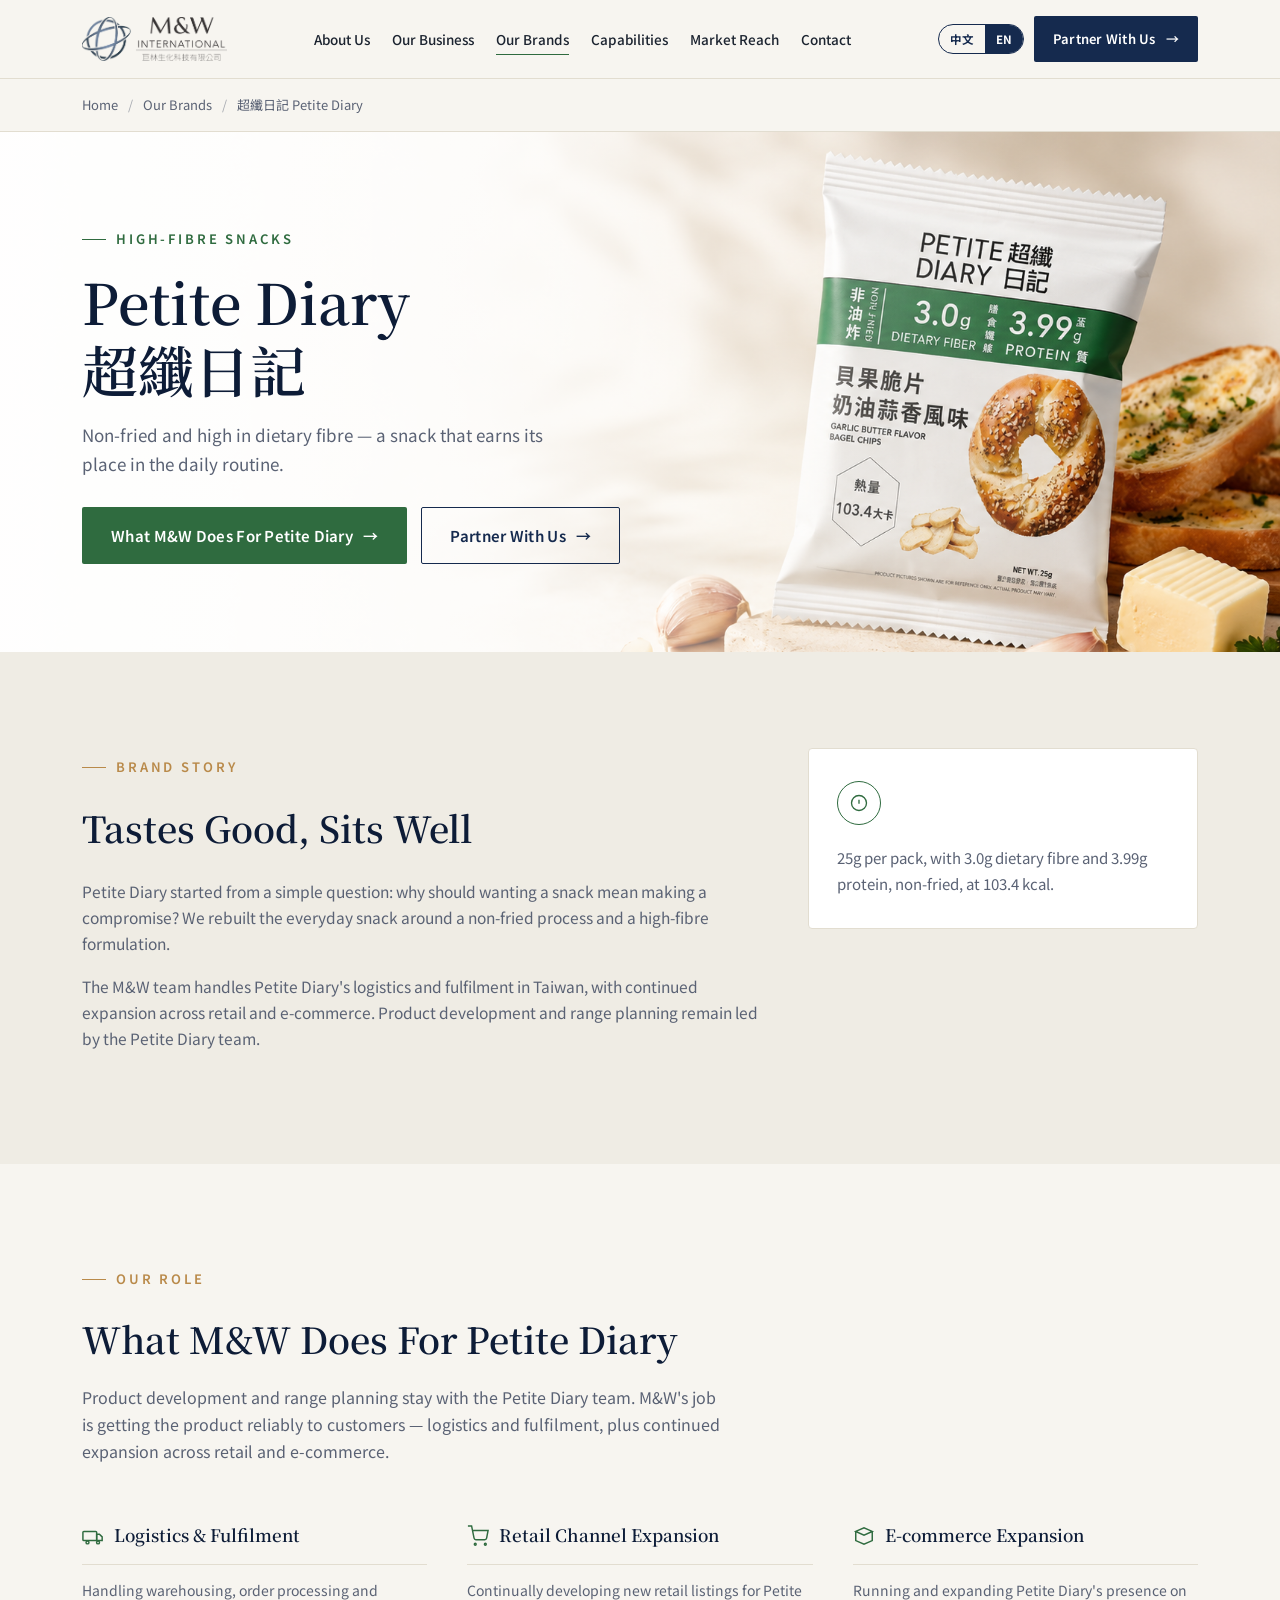
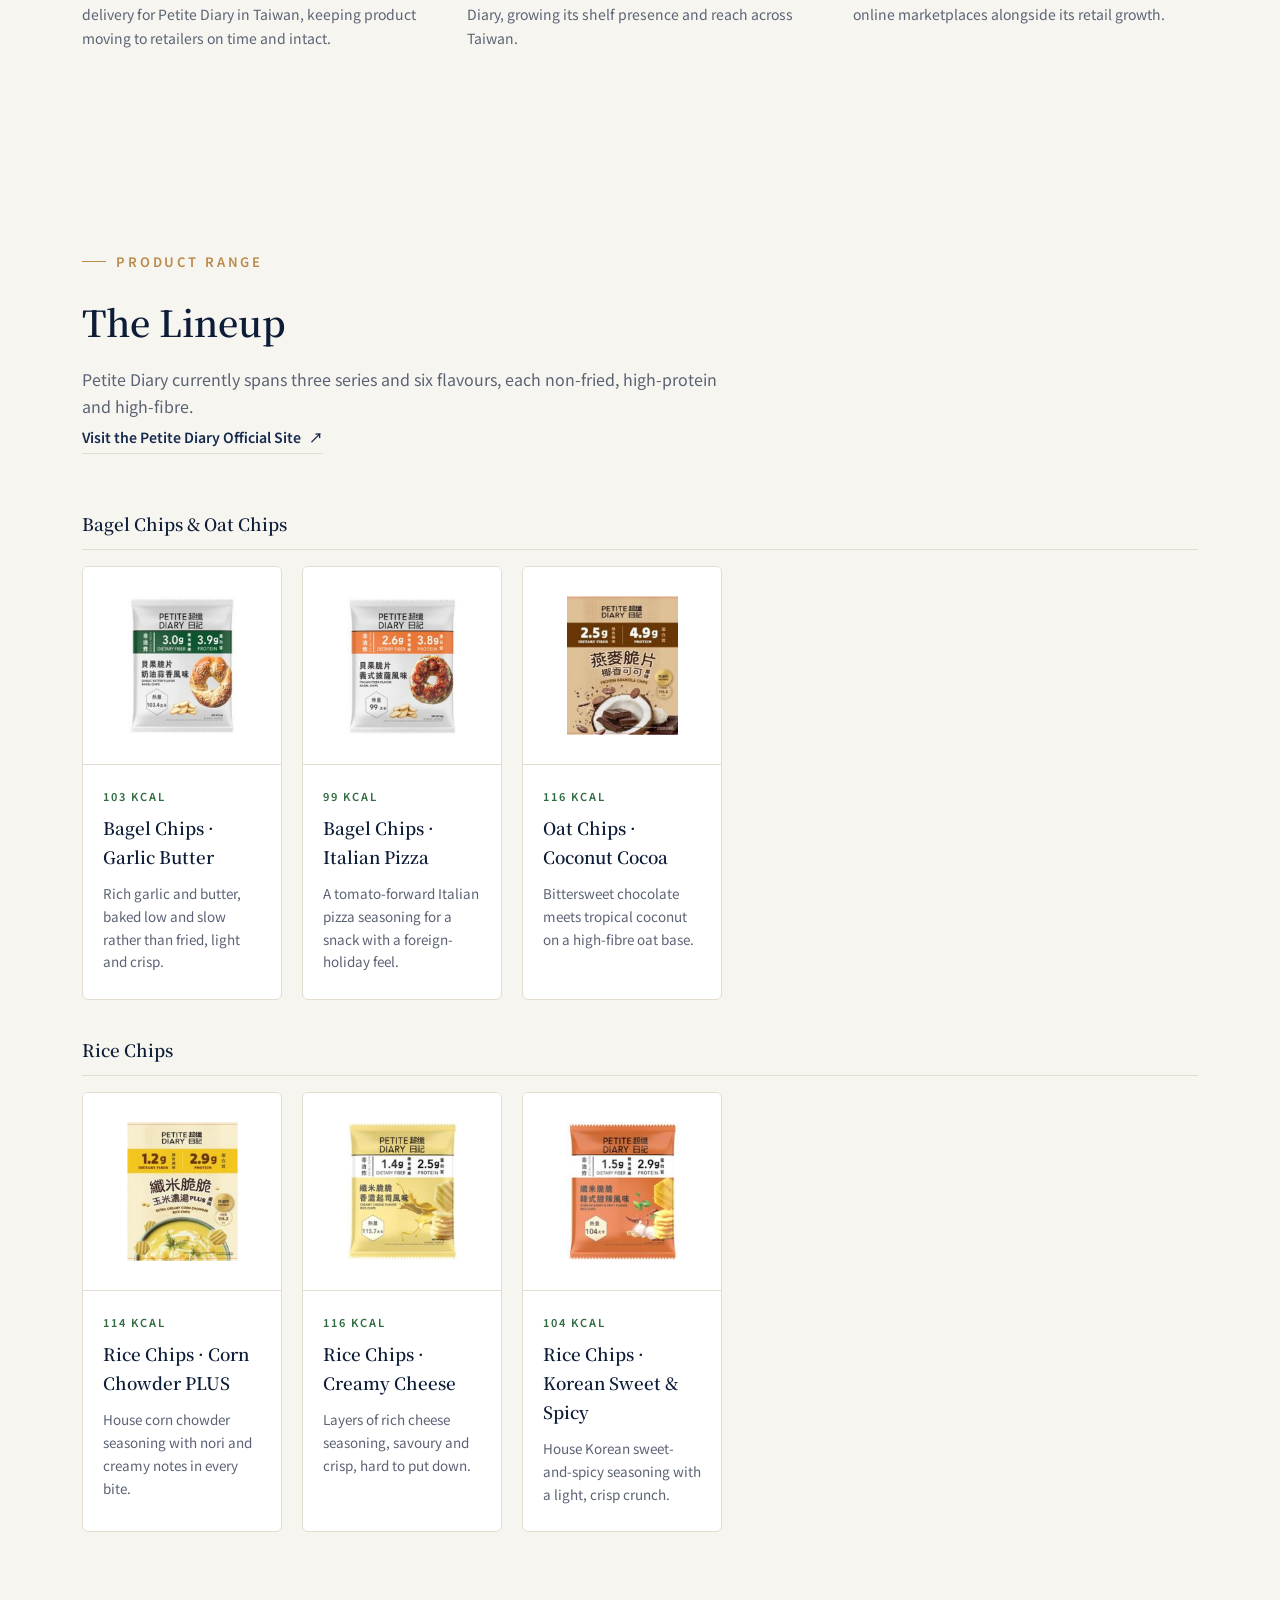
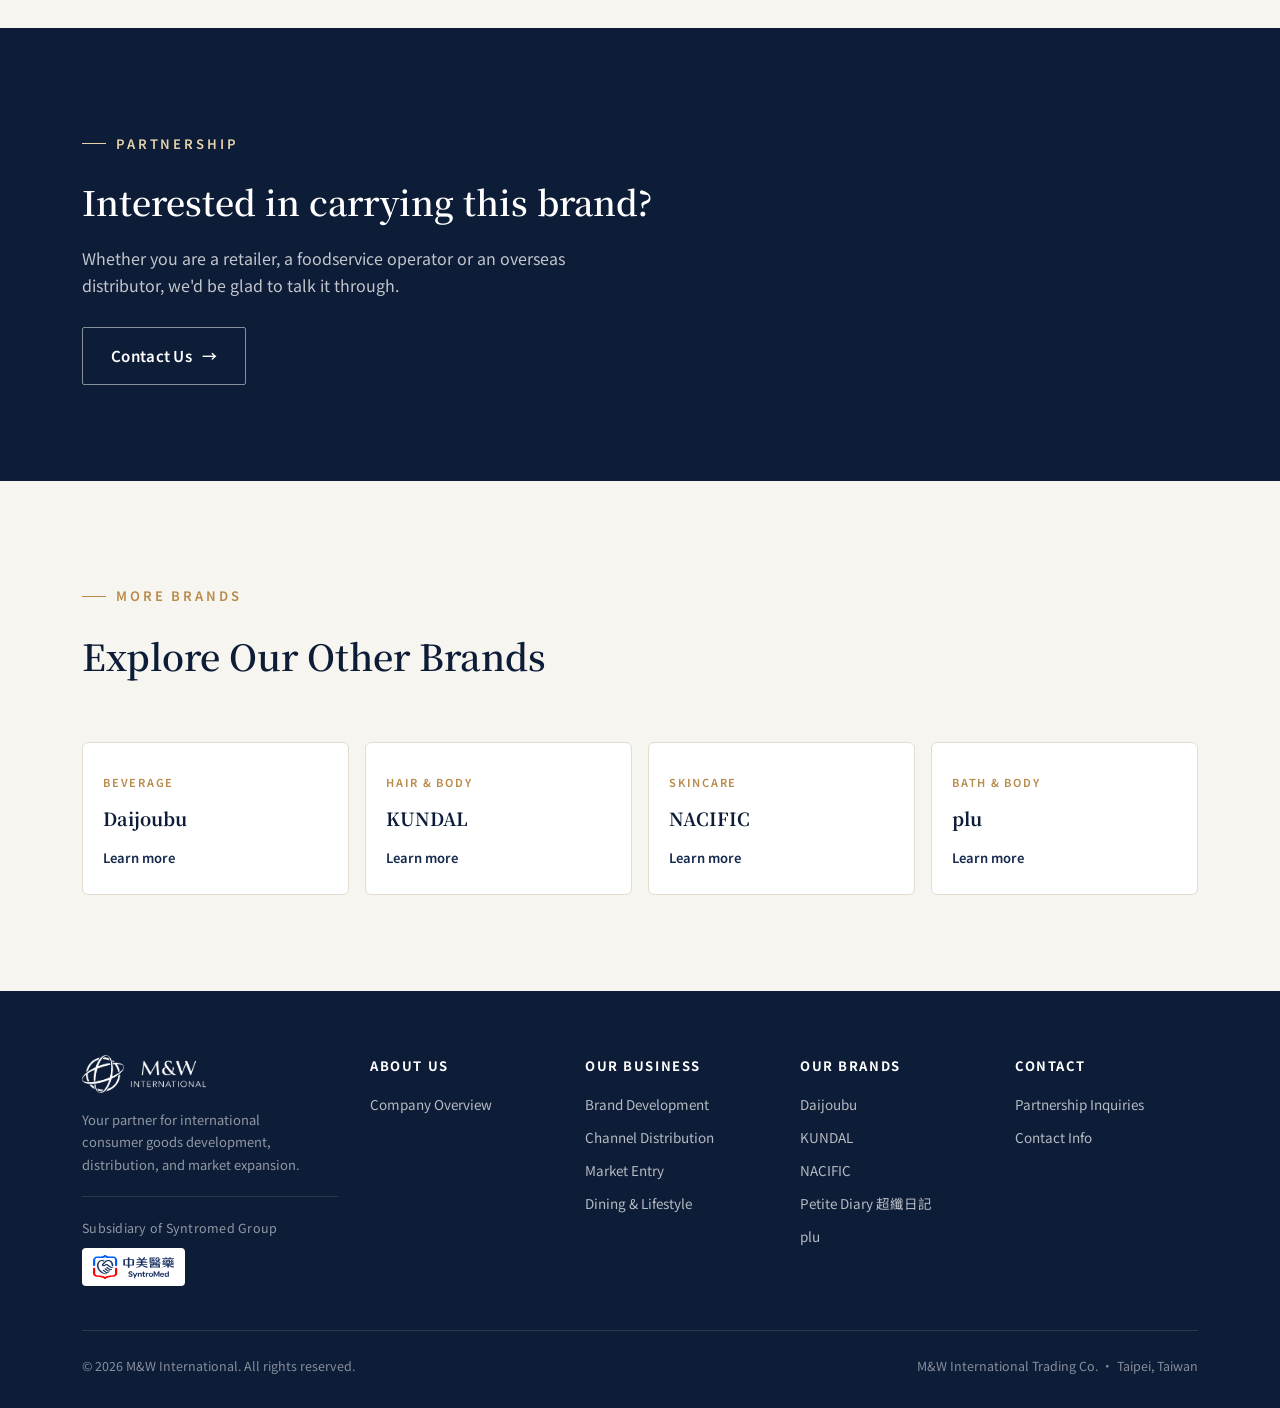
<file: petite-diary.html>
<!DOCTYPE html>
<html lang="zh-Hant">
<head>
<meta charset="UTF-8">
<meta name="viewport" content="width=device-width, initial-scale=1.0">
<title id="pageTitle">超纖日記 Petite Diary｜M&amp;W International</title>
<meta id="pageDesc" name="description" content="超纖日記 Petite Diary — 高纖、非油炸的日常零食品牌，由 M&amp;W International 開發與經營。">
<link rel="preconnect" href="https://fonts.googleapis.com">
<link rel="preconnect" href="https://fonts.gstatic.com" crossorigin>
<link href="https://fonts.googleapis.com/css2?family=Noto+Serif+TC:wght@500;600;700&family=Noto+Sans+TC:wght@300;400;500;600;700&display=swap" rel="stylesheet">
<style>
/* ===== shared styles (was brand.css) ===== */
/* =========================================================
   M&W International — shared styles for brand pages
   Used by: djb.html, kundal.html, nacific.html,
            petite-diary.html, plu.html
   ========================================================= */

:root{
  --navy:#152a4e;
  --navy-deep:#0d1c37;
  --navy-mid:#25406e;
  --paper:#f7f5f0;
  --paper-alt:#efece4;
  --ink:#1c2430;
  --ink-soft:#5a6274;
  --line:#e2ddd0;
  --gold:#b98a4a;
  --gold-soft:#e7d3ae;
  --radius:2px;
  /* each page overrides --accent */
  --accent:#152a4e;
}

*{box-sizing:border-box;margin:0;padding:0;}
html{scroll-behavior:smooth;}
body{
  font-family:'Noto Sans TC', sans-serif;
  color:var(--ink);
  background:var(--paper);
  line-height:1.7;
  -webkit-font-smoothing:antialiased;
}
h1,h2,h3,h4,.serif{font-family:'Noto Serif TC', serif;}
a{color:inherit;text-decoration:none;}
img{max-width:100%;display:block;}
ul{list-style:none;}

.wrap{max-width:1180px;margin:0 auto;padding:0 32px;}
section{padding:96px 0;}

.eyebrow{
  display:inline-flex;align-items:center;gap:10px;
  font-size:13px;letter-spacing:.22em;text-transform:uppercase;
  color:var(--gold);font-weight:600;margin-bottom:18px;
}
.eyebrow::before{content:"";width:24px;height:1px;background:currentColor;}

.section-head{max-width:640px;margin-bottom:56px;}
.section-head h2{font-size:clamp(24px,3vw,36px);font-weight:600;color:var(--navy-deep);margin-bottom:14px;}
.section-head p{color:var(--ink-soft);font-size:16px;}
.center{text-align:center;margin-left:auto;margin-right:auto;}

/* ---------- buttons ---------- */
.btn{
  display:inline-flex;align-items:center;gap:10px;
  padding:15px 28px;font-size:15px;font-weight:600;letter-spacing:.02em;
  border-radius:var(--radius);cursor:pointer;border:1px solid transparent;
  transition:transform .25s ease, background .25s ease, color .25s ease, border-color .25s ease;
}
.btn:hover{transform:translateY(-2px);}
.btn-primary{background:var(--navy);color:#fff;}
.btn-primary:hover{background:var(--navy-deep);}
.btn-outline{border-color:var(--navy);color:var(--navy);}
.btn-outline:hover{background:var(--navy);color:#fff;}
.btn-accent{background:var(--accent);color:#fff;}
.btn-accent:hover{filter:brightness(.9);}
.btn-ghost-white{border-color:rgba(255,255,255,.5);color:#fff;}
.btn-ghost-white:hover{background:#fff;color:var(--navy);}
.arrow{transition:transform .25s ease;}
.btn:hover .arrow{transform:translateX(4px);}

.skip-link{
  position:absolute;left:-9999px;top:0;background:var(--navy);color:#fff;
  padding:10px 18px;z-index:200;
}
.skip-link:focus{left:0;}

/* ---------- header ---------- */
header{
  position:sticky;top:0;z-index:100;background:rgba(247,245,240,.92);
  backdrop-filter:blur(10px);border-bottom:1px solid var(--line);
}
.nav-inner{display:flex;align-items:center;justify-content:space-between;height:78px;gap:14px;}
.logo{display:flex;align-items:center;gap:10px;flex:none;}
.logo-img{height:44px;width:auto;display:block;}
.logo-on-dark{display:inline-flex;}
.logo-on-dark .logo-img{height:38px;}
nav.primary ul{display:flex;gap:22px;font-size:13.5px;font-weight:500;white-space:nowrap;}
nav.primary a{position:relative;padding:4px 0;color:var(--ink);}
nav.primary a::after{content:"";position:absolute;left:0;bottom:-2px;width:0;height:1px;background:var(--navy);transition:width .25s ease;}
nav.primary a:hover::after{width:100%;}
nav.primary a.current::after{width:100%;background:var(--accent);}
.nav-cta{display:flex;align-items:center;gap:10px;flex:none;}
.nav-cta .btn{padding:11px 18px;font-size:13px;white-space:nowrap;}
.menu-toggle{display:none;background:none;border:none;cursor:pointer;padding:6px;}
.menu-toggle span{display:block;width:22px;height:2px;background:var(--navy);margin:5px 0;transition:.25s;}

.lang-toggle{
  display:flex;align-items:center;border:1px solid var(--navy);border-radius:20px;
  overflow:hidden;font-size:11.5px;font-weight:700;letter-spacing:.02em;flex:none;
}
.lang-toggle button{
  background:none;border:none;padding:6px 11px;cursor:pointer;color:var(--navy);
  font-family:inherit;font-size:11.5px;font-weight:700;transition:background .2s ease,color .2s ease;
}
.lang-toggle button.active{background:var(--navy);color:#fff;}

/* ---------- breadcrumb ---------- */
.crumb{background:var(--paper);border-bottom:1px solid var(--line);}
.crumb .wrap{display:flex;align-items:center;gap:10px;height:52px;font-size:13px;color:var(--ink-soft);}
.crumb a:hover{color:var(--navy);}
.crumb .sep{opacity:.5;}

/* ---------- brand hero ---------- */
.brand-hero{position:relative;overflow:hidden;height:520px;padding:0;}
.brand-hero-bg{position:absolute;inset:0;z-index:0;background-size:cover;background-position:78% center;background-repeat:no-repeat;}
.brand-hero-scrim{position:absolute;inset:0;z-index:1;}
.brand-hero.on-light .brand-hero-scrim{
  background:linear-gradient(90deg,rgba(255,255,255,.94) 0%,rgba(255,255,255,.8) 38%,rgba(255,255,255,.25) 64%,rgba(255,255,255,0) 84%);
}
.brand-hero.on-dark .brand-hero-scrim{
  background:linear-gradient(90deg,rgba(8,10,16,.88) 0%,rgba(8,10,16,.66) 38%,rgba(8,10,16,.15) 64%,rgba(8,10,16,0) 84%);
}
.brand-hero-inner{position:relative;z-index:2;height:100%;display:flex;align-items:center;}
.brand-hero-copy{max-width:560px;}
.brand-hero h1{font-size:clamp(32px,4.6vw,56px);font-weight:600;line-height:1.2;margin-bottom:18px;}
.brand-hero .lede{font-size:17px;margin-bottom:28px;max-width:480px;}
.brand-hero .hero-actions{display:flex;gap:14px;flex-wrap:wrap;}
.brand-hero.on-light h1{color:var(--navy-deep);}
.brand-hero.on-light .lede{color:var(--ink-soft);}
.brand-hero.on-light .eyebrow{color:var(--accent);}
.brand-hero.on-dark h1{color:#fff;}
.brand-hero.on-dark .lede{color:rgba(255,255,255,.88);}
.brand-hero.on-dark .eyebrow{color:var(--gold-soft);}

/* ---------- story ---------- */
.story{background:var(--paper-alt);}
.story-grid{display:grid;grid-template-columns:1.4fr .8fr;gap:44px;align-items:start;}
.story h2{font-size:clamp(24px,3vw,36px);font-weight:600;color:var(--navy-deep);margin-bottom:20px;}
.story p{color:var(--ink-soft);margin-bottom:16px;font-size:15.5px;}
.story-box{background:#fff;border:1px solid var(--line);padding:32px 28px;border-radius:4px;}
.story-box .icon{
  width:44px;height:44px;border:1px solid var(--accent);border-radius:50%;
  display:flex;align-items:center;justify-content:center;margin-bottom:20px;color:var(--accent);
}
.story-box p{font-size:15px;color:var(--ink-soft);margin:0;}

/* ---------- product lineup ---------- */
.lineup-grid{display:grid;grid-template-columns:repeat(auto-fit,200px);gap:20px;}
.series-h{font-family:'Noto Serif TC',serif;font-size:17px;font-weight:600;color:var(--navy-deep);margin:32px 0 16px;padding-bottom:10px;border-bottom:1px solid var(--line);}
.lineup-grid + .series-h{margin-top:36px;}
.product-body .tag{display:block;font-size:11px;letter-spacing:.03em;color:var(--gold);font-weight:600;margin-bottom:10px;text-transform:none;}
.site-link{display:inline-flex;align-items:center;gap:8px;font-size:14px;font-weight:600;color:var(--navy);border-bottom:1px solid var(--line);padding-bottom:3px;margin-top:6px;}
.site-link:hover{border-bottom-color:var(--navy);}
.site-link .arrow{transition:transform .25s ease;}
.site-link:hover .arrow{transform:translate(2px,-2px);}
.product-card{
  background:#fff;border:1px solid var(--line);border-radius:6px;overflow:hidden;
  display:flex;flex-direction:column;transition:transform .3s ease, box-shadow .3s ease;
}
.product-card:hover{transform:translateY(-6px);box-shadow:0 14px 30px rgba(21,42,78,.12);}
.product-thumb{
  aspect-ratio:1/1;background:var(--paper-alt);
  display:flex;align-items:center;justify-content:center;
  color:var(--ink-soft);font-size:12px;letter-spacing:.14em;text-transform:uppercase;
  border-bottom:1px solid var(--line);overflow:hidden;
}
.product-thumb img{width:100%;height:100%;min-width:0;min-height:0;object-fit:cover;display:block;}
.product-thumb.contain{background:#fff;padding:14px;}
.product-thumb.contain img{object-fit:contain;}
.product-body{padding:22px 20px 26px;flex:1;display:flex;flex-direction:column;}
.product-body .tag{font-size:11px;letter-spacing:.18em;text-transform:uppercase;color:var(--accent);font-weight:600;margin-bottom:8px;}
.product-body h3{font-size:17px;font-weight:600;color:var(--navy-deep);margin-bottom:10px;}
.product-body p{font-size:13.5px;color:var(--ink-soft);flex:1;}

/* ---------- features ---------- */
.features{background:var(--paper-alt);}
.feature-grid{display:grid;grid-template-columns:repeat(3,1fr);gap:40px;}
.feature h4{display:flex;align-items:center;gap:10px;font-size:17px;font-weight:600;color:var(--navy-deep);margin-bottom:14px;padding-bottom:14px;border-bottom:1px solid var(--line);}
.feature h4 .ic{width:22px;height:22px;color:var(--accent);flex:none;}
.feature p{font-size:14px;color:var(--ink-soft);}

/* ---------- specs table ---------- */
.spec-table{width:100%;border-collapse:collapse;font-size:14.5px;}
.spec-table th,.spec-table td{text-align:left;padding:16px 18px;border-bottom:1px solid var(--line);}
.spec-table th{width:32%;color:var(--navy-deep);font-weight:600;background:var(--paper-alt);}
.spec-table td{color:var(--ink-soft);}

/* ---------- channels ---------- */
.channel-row{display:grid;grid-template-columns:repeat(4,1fr);gap:16px;}
.channel{
  border:1px solid var(--line);background:#fff;border-radius:4px;
  padding:22px 18px;text-align:center;font-size:14px;color:var(--ink-soft);
}
.channel b{display:block;color:var(--navy-deep);font-size:15px;margin-bottom:4px;}

/* ---------- CTA band ---------- */
.cta{background:var(--navy-deep);color:#fff;}
.cta h2{font-size:clamp(24px,3vw,34px);font-weight:600;margin-bottom:14px;}
.cta p{color:rgba(255,255,255,.75);max-width:560px;margin-bottom:28px;}
.cta .eyebrow{color:var(--gold-soft);}
.cta-actions{display:flex;gap:14px;flex-wrap:wrap;}

/* ---------- sibling brands ---------- */
.siblings{display:grid;grid-template-columns:repeat(4,1fr);gap:16px;}
.sibling{
  border:1px solid var(--line);background:#fff;border-radius:6px;padding:24px 20px;
  transition:transform .25s ease, box-shadow .25s ease;
}
.sibling:hover{transform:translateY(-4px);box-shadow:0 12px 26px rgba(21,42,78,.1);}
.sibling .tag{font-size:11px;letter-spacing:.16em;text-transform:uppercase;color:var(--gold);font-weight:600;}
.sibling h4{font-size:18px;color:var(--navy-deep);margin:8px 0 10px;}
.sibling span{font-size:13px;color:var(--navy);font-weight:600;}

/* ---------- footer ---------- */
footer{background:var(--navy-deep);color:rgba(255,255,255,.7);padding:64px 0 32px;}
.footer-grid{display:grid;grid-template-columns:1.4fr repeat(4,1fr);gap:32px;margin-bottom:44px;}
footer h5{color:#fff;font-size:13px;letter-spacing:.12em;text-transform:uppercase;margin-bottom:16px;}
footer ul li{margin-bottom:10px;font-size:13.5px;}
footer ul a:hover{color:#fff;}
.footer-bottom{
  border-top:1px solid rgba(255,255,255,.12);padding-top:24px;
  display:flex;justify-content:space-between;flex-wrap:wrap;gap:10px;font-size:12.5px;
  color:rgba(255,255,255,.5);
}

/* ---------- placeholder marker ---------- */
.ph{
  display:inline-block;font-size:11px;letter-spacing:.1em;text-transform:uppercase;
  background:var(--gold-soft);color:#5a4319;padding:2px 8px;border-radius:2px;
  margin-left:8px;vertical-align:middle;font-weight:700;
}

/* ---------- responsive ---------- */
@media (max-width:960px){
  .story-grid{grid-template-columns:1fr;}
  .feature-grid{grid-template-columns:1fr;gap:28px;}
  .channel-row{grid-template-columns:repeat(2,1fr);}
  .siblings{grid-template-columns:repeat(2,1fr);}
  .footer-grid{grid-template-columns:1fr 1fr;}
  nav.primary{display:none;}
  .menu-toggle{display:block;}
}
@media (max-width:640px){
  section{padding:64px 0;}
  .wrap{padding:0 20px;}
  .brand-hero{height:auto;padding:56px 0 300px;}
  .brand-hero-bg{background-position:80% bottom;}
  .brand-hero.on-light .brand-hero-scrim{background:linear-gradient(180deg,rgba(255,255,255,.95) 0%,rgba(255,255,255,.85) 40%,rgba(255,255,255,0) 75%);}
  .brand-hero.on-dark .brand-hero-scrim{background:linear-gradient(180deg,rgba(8,10,16,.92) 0%,rgba(8,10,16,.7) 40%,rgba(8,10,16,0) 75%);}
  .channel-row{grid-template-columns:1fr;}
  .siblings{grid-template-columns:1fr;}
  .spec-table th{width:40%;}
}
@media (prefers-reduced-motion: reduce){
  html{scroll-behavior:auto;}
  *{transition:none !important;}
}

</style>
<style>:root{--accent:#2f6b3f;}</style>
</head>
<body>
<a class="skip-link" href="#main" data-i18n="skip">跳至主要內容</a>

<!-- ================= HEADER ================= -->
<header>
  <div class="wrap nav-inner">
    <a class="logo" href="index.html">
      <img class="logo-img" src="mw-logo-cn.png" alt="M&amp;W International 巨林生化科技有限公司" width="641" height="195">
    </a>
    <nav class="primary" aria-label="Main navigation">
      <ul>
        <li><a href="index.html#about" data-i18n="navAbout">關於我們</a></li>
        <li><a href="index.html#business" data-i18n="navBusiness">我們的事業</a></li>
        <li><a class="current" href="index.html#brands" data-i18n="navBrands">品牌產品</a></li>
        <li><a href="index.html#capabilities" data-i18n="navCapabilities">核心能力</a></li>
        <li><a href="index.html#market" data-i18n="navMarket">市場佈局</a></li>
        <li><a href="index.html#contact" data-i18n="navContact">聯絡我們</a></li>
      </ul>
    </nav>
    <div class="nav-cta">
      <div class="lang-toggle" role="group" aria-label="Language / 語言">
        <button type="button" id="langZh" class="active" aria-pressed="true">中文</button>
        <button type="button" id="langEn" aria-pressed="false">EN</button>
      </div>
      <a class="btn btn-primary" href="index.html#contact"><span data-i18n="navCta">合作夥伴洽談</span> <span class="arrow">→</span></a>
      <button class="menu-toggle" id="menuToggle" aria-label="Open menu" aria-expanded="false" aria-controls="mobileNav">
        <span></span><span></span><span></span>
      </button>
    </div>
  </div>
  <nav id="mobileNav" class="primary" aria-label="Mobile navigation" style="display:none;padding:0 32px 24px;">
    <ul style="flex-direction:column;gap:18px;">
      <li><a href="index.html#about" data-i18n="navAbout">關於我們</a></li>
      <li><a href="index.html#business" data-i18n="navBusiness">我們的事業</a></li>
      <li><a href="index.html#brands" data-i18n="navBrands">品牌產品</a></li>
      <li><a href="index.html#capabilities" data-i18n="navCapabilities">核心能力</a></li>
      <li><a href="index.html#market" data-i18n="navMarket">市場佈局</a></li>
      <li><a href="index.html#contact" data-i18n="navContact">聯絡我們</a></li>
    </ul>
  </nav>
</header>

<!-- ================= BREADCRUMB ================= -->
<div class="crumb">
  <div class="wrap">
    <a href="index.html" data-i18n="crumbHome">首頁</a>
    <span class="sep">/</span>
    <a href="index.html#brands" data-i18n="crumbBrands">品牌產品</a>
    <span class="sep">/</span>
    <span>超纖日記 Petite Diary</span>
  </div>
</div>

<main id="main">

<!-- ================= BRAND HERO ================= -->
<section class="brand-hero on-light">
  <div class="brand-hero-bg" style="background-image:url('Petite_diary_background.png');" role="img" aria-label="Petite Diary"></div>
  <div class="brand-hero-scrim"></div>
  <div class="wrap brand-hero-inner">
    <div class="brand-hero-copy">
      <span class="eyebrow" data-i18n="heroKicker">高纖零食</span>
      <h1 data-i18n-html="heroH1">超纖日記<br>Petite Diary</h1>
      <p class="lede" data-i18n="heroLede">非油炸、高膳食纖維，讓零食也能是日常飲食的一部分。</p>
      <div class="hero-actions">
        <a class="btn btn-accent" href="#what-we-do"><span data-i18n="wwdH2">M&amp;W 為超纖日記做的事</span> <span class="arrow">→</span></a>
        <a class="btn btn-outline" href="index.html#contact"><span data-i18n="navCta">合作夥伴洽談</span> <span class="arrow">→</span></a>
      </div>
    </div>
  </div>
</section>

<!-- ================= BRAND STORY ================= -->
<section class="story" id="story">
  <div class="wrap">
    <div class="story-grid">
      <div>
        <span class="eyebrow" data-i18n="storyEyebrow">品牌故事</span>
        <h2 data-i18n="storyH2">好吃，也吃得安心</h2>
        <p data-i18n="storyP1">超纖日記從一個簡單的問題出發：為什麼想吃零食就得妥協？我們以非油炸製程與高膳食纖維配方，重新設計日常點心。</p>
        <p data-i18n="storyP2">M&amp;W 團隊負責超纖日記在台灣的物流配送，並持續拓展零售與電商通路；產品開發與品項規劃則由超纖日記團隊主導。</p>
      </div>
      <aside class="story-box">
        <div class="icon">
          <svg width="20" height="20" viewBox="0 0 24 24" fill="none" stroke="currentColor" stroke-width="1.6"><circle cx="12" cy="12" r="9"/><path d="M12 8v5M12 16h.01"/></svg>
        </div>
        <p data-i18n="storyBox">每包 25g，含 3.0g 膳食纖維與 3.99g 蛋白質，非油炸製程，熱量 103.4 大卡。</p>
      </aside>
    </div>
  </div>
</section>

<!-- ================= WHAT WE DO ================= -->
<section id="what-we-do">
  <div class="wrap">
    <div class="section-head">
      <span class="eyebrow" data-i18n="wwdEyebrow">我們的角色</span>
      <h2 data-i18n="wwdH2">M&amp;W 為超纖日記做的事</h2>
      <p data-i18n="wwdSub">超纖日記的產品開發與品項規劃由品牌團隊主導，M&amp;W 負責的是讓產品穩定送達消費者手中——物流配送，以及持續拓展的零售與電商通路。</p>
    </div>
    <div class="feature-grid">
      <div class="feature">
        <h4><svg class="ic" viewBox="0 0 24 24" fill="none" stroke="currentColor" stroke-width="1.6"><rect x="1" y="7" width="15" height="10" rx="1"/><path d="M16 10h3l3 3v4h-6z"/><circle cx="6" cy="19" r="1.6"/><circle cx="17.5" cy="19" r="1.6"/></svg><span data-i18n="wwd1T">物流配送</span></h4>
        <p data-i18n="wwd1D">負責超纖日記在台灣的倉儲、訂單處理與配送作業，確保產品準時、完整送達通路端。</p>
      </div>
      <div class="feature">
        <h4><svg class="ic" viewBox="0 0 24 24" fill="none" stroke="currentColor" stroke-width="1.6"><circle cx="9" cy="21" r="1"/><circle cx="20" cy="21" r="1"/><path d="M1 1h4l2.7 13.4a2 2 0 002 1.6h9.7a2 2 0 002-1.6L23 6H6"/></svg><span data-i18n="wwd2T">零售通路拓展</span></h4>
        <p data-i18n="wwd2D">持續為超纖日記開發新的零售據點，擴大產品在台灣市場的能見度與鋪貨範圍。</p>
      </div>
      <div class="feature">
        <h4><svg class="ic" viewBox="0 0 24 24" fill="none" stroke="currentColor" stroke-width="1.6"><path d="M3 7l9-4 9 4-9 4-9-4zM3 7v10l9 4 9-4V7"/></svg><span data-i18n="wwd3T">電商經營拓展</span></h4>
        <p data-i18n="wwd3D">同步經營與拓展線上購物通路，讓超纖日記在電商平台上持續成長。</p>
      </div>
    </div>
  </div>
</section>

<!-- ================= PRODUCT LINEUP ================= -->
<section id="lineup">
  <div class="wrap">
    <div class="section-head">
      <span class="eyebrow" data-i18n="lineupEyebrow">產品系列</span>
      <h2 data-i18n="lineupH2">產品陣容</h2>
      <p data-i18n="lineupSub">超纖日記目前共三大系列、六款口味，每包皆為非油炸、高蛋白高纖配方。</p>
      <a class="site-link" href="https://www.petitediary.com/" target="_blank" rel="noopener"><span data-i18n="lineupSiteLink">前往超纖日記官方網站</span> <span class="arrow">↗</span></a>
    </div>

    <h3 class="series-h" data-i18n="series1">貝果脆片・燕麥脆片系列</h3>
    <div class="lineup-grid">
      <article class="product-card">
        <div class="product-thumb contain"><img src="pd-garlic-butter.png" alt="貝果脆片-奶油蒜香風味" width="500" height="500"></div>
        <div class="product-body">
          <span class="tag">103 kcal</span>
          <h3 data-i18n="p1T">貝果脆片・奶油蒜香風味</h3>
          <p data-i18n="p1D">濃郁香蒜與醇厚奶油交織，非油炸低溫慢烤，香甜薄脆。</p>
        </div>
      </article>
      <article class="product-card">
        <div class="product-thumb contain"><img src="pd-italian-pizza.png" alt="貝果脆片-義式披薩風味" width="500" height="500"></div>
        <div class="product-body">
          <span class="tag">99 kcal</span>
          <h3 data-i18n="p2T">貝果脆片・義式披薩風味</h3>
          <p data-i18n="p2D">濃郁番茄為基底的義式披薩粉，帶來異國風味的零食體驗。</p>
        </div>
      </article>
      <article class="product-card">
        <div class="product-thumb contain"><img src="pd-cocoa-coconut.png" alt="燕麥脆片-椰香可可風味" width="500" height="500"></div>
        <div class="product-body">
          <span class="tag">116 kcal</span>
          <h3 data-i18n="p6T">燕麥脆片・椰香可可風味</h3>
          <p data-i18n="p6D">苦甜巧克力與清新椰香交織，高纖燕麥基底帶來飽足感。</p>
        </div>
      </article>
    </div>

    <h3 class="series-h" data-i18n="series2">纖米脆脆系列</h3>
    <div class="lineup-grid">
      <article class="product-card">
        <div class="product-thumb contain"><img src="pd-corn-chowder.png" alt="纖米脆脆-玉米濃湯PLUS風味" width="500" height="500"></div>
        <div class="product-body">
          <span class="tag">114 kcal</span>
          <h3 data-i18n="p3T">纖米脆脆・玉米濃湯 PLUS 風味</h3>
          <p data-i18n="p3D">超纖特調玉米濃湯調味粉，海苔與奶香滋味在口中爆發。</p>
        </div>
      </article>
      <article class="product-card">
        <div class="product-thumb contain"><img src="pd-cheese.png" alt="纖米脆脆-香濃起司風味" width="500" height="500"></div>
        <div class="product-body">
          <span class="tag">116 kcal</span>
          <h3 data-i18n="p4T">纖米脆脆・香濃起司風味</h3>
          <p data-i18n="p4D">多重香濃起司粉完美融合，濃郁芝香、酥脆口感。</p>
        </div>
      </article>
      <article class="product-card">
        <div class="product-thumb contain"><img src="pd-korean-spicy.png" alt="纖米脆脆-韓式甜辣風味" width="500" height="500"></div>
        <div class="product-body">
          <span class="tag">104 kcal</span>
          <h3 data-i18n="p5T">纖米脆脆・韓式甜辣風味</h3>
          <p data-i18n="p5D">超纖特調韓式甜辣粉，微甜微辣又微脆的滋味體驗。</p>
        </div>
      </article>
    </div>
  </div>
</section>

<!-- ================= CTA ================= -->
<section class="cta" id="cta">
  <div class="wrap">
    <span class="eyebrow" data-i18n="ctaEyebrow">合作洽談</span>
    <h2 data-i18n="ctaH2">想代理或引進這個品牌？</h2>
    <p data-i18n="ctaP">無論您是零售通路、餐飲業者或海外代理夥伴，我們都樂於一同討論合作方式。</p>
    <div class="cta-actions">
      <a class="btn btn-ghost-white" href="index.html#contact"><span data-i18n="ctaBtn1">聯絡我們</span> <span class="arrow">→</span></a>
    </div>
  </div>
</section>

<!-- ================= OTHER BRANDS ================= -->
<section id="siblings">
  <div class="wrap">
    <div class="section-head">
      <span class="eyebrow" data-i18n="sibEyebrow">其他品牌</span>
      <h2 data-i18n="sibH2">探索更多品牌</h2>
    </div>
    <div class="siblings">
      <a class="sibling" href="djb.html">
        <span class="tag">Beverage</span>
        <h4>Daijoubu</h4>
        <span data-i18n="sibMore">了解更多</span>
      </a>
      <a class="sibling" href="kundal.html">
        <span class="tag">Hair &amp; Body</span>
        <h4>KUNDAL</h4>
        <span data-i18n="sibMore">了解更多</span>
      </a>
      <a class="sibling" href="nacific.html">
        <span class="tag">Skincare</span>
        <h4>NACIFIC</h4>
        <span data-i18n="sibMore">了解更多</span>
      </a>
      <a class="sibling" href="plu.html">
        <span class="tag">Bath &amp; Body</span>
        <h4>plu</h4>
        <span data-i18n="sibMore">了解更多</span>
      </a>
    </div>
  </div>
</section>

</main>

<!-- ================= FOOTER ================= -->
<footer>
  <div class="wrap">
    <div class="footer-grid">
      <div>
        <div class="logo logo-on-dark" style="margin-bottom:16px;">
          <img class="logo-img" src="mw-logo-en-white.png" alt="M&amp;W International" width="633" height="194">
        </div>
        <p style="font-size:13px;max-width:230px;color:rgba(255,255,255,.55);" data-i18n="footerTagline">國際消費品開發、代理與市場拓展夥伴。</p>
        <div style="margin-top:20px;padding-top:20px;border-top:1px solid rgba(255,255,255,.12);">
          <p style="font-size:12.5px;letter-spacing:.02em;color:rgba(255,255,255,.55);margin-bottom:10px;max-width:230px;" data-i18n="parentLabel">中美企業集團</p>
          <a href="https://syntromed.com/" target="_blank" rel="noopener" style="display:inline-flex;align-items:center;text-decoration:none;">
            <span style="background:#fff;border-radius:4px;padding:7px 11px;display:inline-flex;align-items:center;">
              <img src="syntromed_logo.svg" alt="Syntromed" width="161" height="48" style="height:24px;width:auto;display:block;">
            </span>
          </a>
        </div>
      </div>
      <div>
        <h5 data-i18n="navAbout">關於我們</h5>
        <ul>
          <li><a href="index.html#about" data-i18n="fCompanyOverview">公司介紹</a></li>
          
        </ul>
      </div>
      <div>
        <h5 data-i18n="navBusiness">我們的事業</h5>
        <ul>
          <li><a href="index.html#business" data-i18n="biz1Title">品牌開發</a></li>
          <li><a href="index.html#business" data-i18n="biz2Title">通路代理</a></li>
          <li><a href="index.html#business" data-i18n="biz3Title">市場進入</a></li>
          <li><a href="dining.html" data-i18n="biz4Title">餐飲與生活體驗</a></li>
        </ul>
      </div>
      <div>
        <h5 data-i18n="navBrands">品牌產品</h5>
        <ul>
          <li><a href="djb.html">Daijoubu</a></li>
          <li><a href="kundal.html">KUNDAL</a></li>
          <li><a href="nacific.html">NACIFIC</a></li>
          <li><a href="petite-diary.html" data-i18n="fPetiteDiary">超纖日記 Petite Diary</a></li>
          <li><a href="plu.html">plu</a></li>
        </ul>
      </div>
      <div>
        <h5 data-i18n="navContact">聯絡我們</h5>
        <ul>
          <li><a href="index.html#contact" data-i18n="fPartnerInquiries">合作洽談</a></li>
          <li><a href="index.html#contact" data-i18n="fContactInfo">聯絡資訊</a></li>
        </ul>
      </div>
    </div>
    <div class="footer-bottom">
      <span data-i18n="copyright">© 2026 M&amp;W International. All rights reserved.</span>
      <span data-i18n="footerAddr">巨林生化科技有限公司・台北，台灣</span>
    </div>
  </div>
</footer>

<script>
/* Page-specific copy. Shared header/footer strings live in brand.js */
window.PAGE_I18N = {
  "zh": {
    "pageTitle": "超纖日記 Petite Diary｜M&W International",
    "pageDesc": "超纖日記 Petite Diary — 高纖、非油炸的日常零食品牌，由 M&W International 開發與經營。",
    "heroKicker": "高纖零食",
    "heroH1": "超纖日記<br>Petite Diary",
    "heroLede": "非油炸、高膳食纖維，讓零食也能是日常飲食的一部分。",
    "storyH2": "好吃，也吃得安心",
    "storyP1": "超纖日記從一個簡單的問題出發：為什麼想吃零食就得妥協？我們以非油炸製程與高膳食纖維配方，重新設計日常點心。",
    "storyP2": "M&W 團隊負責超纖日記在台灣的物流配送，並持續拓展零售與電商通路；產品開發與品項規劃則由超纖日記團隊主導。",
    "storyBox": "每包 25g，含 3.0g 膳食纖維與 3.99g 蛋白質，非油炸製程，熱量 103.4 大卡。",
    "wwdEyebrow": "我們的角色",
    "wwdH2": "M&W 為超纖日記做的事",
    "wwdSub": "超纖日記的產品開發與品項規劃由品牌團隊主導，M&W 負責的是讓產品穩定送達消費者手中——物流配送，以及持續拓展的零售與電商通路。",
    "wwd1T": "物流配送", "wwd1D": "負責超纖日記在台灣的倉儲、訂單處理與配送作業，確保產品準時、完整送達通路端。",
    "wwd2T": "零售通路拓展", "wwd2D": "持續為超纖日記開發新的零售據點，擴大產品在台灣市場的能見度與鋪貨範圍。",
    "wwd3T": "電商經營拓展", "wwd3D": "同步經營與拓展線上購物通路，讓超纖日記在電商平台上持續成長。",
    "lineupEyebrow": "產品系列",
    "lineupH2": "產品陣容",
    "lineupSub": "超纖日記目前共三大系列、六款口味，每包皆為非油炸、高蛋白高纖配方。",
    "lineupSiteLink": "前往超纖日記官方網站",
    "series1": "貝果脆片・燕麥脆片系列",
    "series2": "纖米脆脆系列",
    "p1T": "貝果脆片・奶油蒜香風味", "p1D": "濃郁香蒜與醇厚奶油交織，非油炸低溫慢烤，香甜薄脆。",
    "p2T": "貝果脆片・義式披薩風味", "p2D": "濃郁番茄為基底的義式披薩粉，帶來異國風味的零食體驗。",
    "p3T": "纖米脆脆・玉米濃湯 PLUS 風味", "p3D": "超纖特調玉米濃湯調味粉，海苔與奶香滋味在口中爆發。",
    "p4T": "纖米脆脆・香濃起司風味", "p4D": "多重香濃起司粉完美融合，濃郁芝香、酥脆口感。",
    "p5T": "纖米脆脆・韓式甜辣風味", "p5D": "超纖特調韓式甜辣粉，微甜微辣又微脆的滋味體驗。",
    "p6T": "燕麥脆片・椰香可可風味", "p6D": "苦甜巧克力與清新椰香交織，高纖燕麥基底帶來飽足感。"
  },
  "en": {
    "pageTitle": "Petite Diary 超纖日記 | M&W International",
    "pageDesc": "Petite Diary — high-fibre, non-fried everyday snacks, developed and operated by M&W International.",
    "heroKicker": "High-Fibre Snacks",
    "heroH1": "Petite Diary<br>超纖日記",
    "heroLede": "Non-fried and high in dietary fibre — a snack that earns its place in the daily routine.",
    "storyH2": "Tastes Good, Sits Well",
    "storyP1": "Petite Diary started from a simple question: why should wanting a snack mean making a compromise? We rebuilt the everyday snack around a non-fried process and a high-fibre formulation.",
    "storyP2": "The M&W team handles Petite Diary's logistics and fulfilment in Taiwan, with continued expansion across retail and e-commerce. Product development and range planning remain led by the Petite Diary team.",
    "storyBox": "25g per pack, with 3.0g dietary fibre and 3.99g protein, non-fried, at 103.4 kcal.",
    "wwdEyebrow": "Our Role",
    "wwdH2": "What M&W Does For Petite Diary",
    "wwdSub": "Product development and range planning stay with the Petite Diary team. M&W's job is getting the product reliably to customers — logistics and fulfilment, plus continued expansion across retail and e-commerce.",
    "wwd1T": "Logistics & Fulfilment", "wwd1D": "Handling warehousing, order processing and delivery for Petite Diary in Taiwan, keeping product moving to retailers on time and intact.",
    "wwd2T": "Retail Channel Expansion", "wwd2D": "Continually developing new retail listings for Petite Diary, growing its shelf presence and reach across Taiwan.",
    "wwd3T": "E-commerce Expansion", "wwd3D": "Running and expanding Petite Diary's presence on online marketplaces alongside its retail growth.",
    "lineupEyebrow": "Product Range",
    "lineupH2": "The Lineup",
    "lineupSub": "Petite Diary currently spans three series and six flavours, each non-fried, high-protein and high-fibre.",
    "lineupSiteLink": "Visit the Petite Diary Official Site",
    "series1": "Bagel Chips & Oat Chips",
    "series2": "Rice Chips",
    "p1T": "Bagel Chips \u00b7 Garlic Butter", "p1D": "Rich garlic and butter, baked low and slow rather than fried, light and crisp.",
    "p2T": "Bagel Chips \u00b7 Italian Pizza", "p2D": "A tomato-forward Italian pizza seasoning for a snack with a foreign-holiday feel.",
    "p3T": "Rice Chips \u00b7 Corn Chowder PLUS", "p3D": "House corn chowder seasoning with nori and creamy notes in every bite.",
    "p4T": "Rice Chips \u00b7 Creamy Cheese", "p4D": "Layers of rich cheese seasoning, savoury and crisp, hard to put down.",
    "p5T": "Rice Chips \u00b7 Korean Sweet & Spicy", "p5D": "House Korean sweet-and-spicy seasoning with a light, crisp crunch.",
    "p6T": "Oat Chips \u00b7 Coconut Cocoa", "p6D": "Bittersweet chocolate meets tropical coconut on a high-fibre oat base."
  }
};
</script>
<script>
/* ===== shared behaviour (was brand.js) ===== */
/* =========================================================
   M&W International — shared behaviour for brand pages
   Language toggle + mobile menu.
   Each brand page defines window.PAGE_I18N = { zh:{...}, en:{...} }
   before loading this file; those keys are merged on top of the
   shared chrome strings below.
   ========================================================= */

(function () {
  'use strict';

  var CHROME = {
    zh: {
      skip: "跳至主要內容",
      navAbout: "關於我們", navBusiness: "我們的事業", navBrands: "品牌產品",
      navCapabilities: "核心能力", navMarket: "市場佈局", navContact: "聯絡我們",
      navCta: "合作夥伴洽談",
      crumbHome: "首頁", crumbBrands: "品牌產品",
      storyEyebrow: "品牌故事",
      lineupEyebrow: "產品系列", lineupH2: "產品陣容",
      lineupSub: "以下為產品版位範例，實際品項與圖片待補。",
      featuresEyebrow: "產品特色", featuresH2: "為什麼選擇這個品牌",
      specsEyebrow: "產品規格", specsH2: "規格與認證",
      specName: "品名", specSize: "規格容量", specOrigin: "產地",
      specShelf: "保存期限", specCert: "認證",
      channelEyebrow: "銷售通路", channelH2: "哪裡買得到",
      channelSub: "通路資訊待補，以下為版位示意。",
      ch1: "連鎖零售", ch1d: "全台主要通路", ch2: "電商平台", ch2d: "線上購物通路",
      ch3: "餐飲通路", ch3d: "餐廳與飲品店", ch4: "海外市場", ch4d: "亞太地區代理",
      ctaEyebrow: "合作洽談", ctaH2: "想代理或引進這個品牌？",
      ctaP: "無論您是零售通路、餐飲業者或海外代理夥伴，我們都樂於一同討論合作方式。",
      ctaBtn1: "聯絡我們", ctaBtn2: "回到品牌總覽",
      sibEyebrow: "其他品牌", sibH2: "探索更多品牌",
      sibMore: "了解更多",
      footerTagline: "國際消費品開發、代理與市場拓展夥伴。",
      fCompanyOverview: "公司介紹", parentLabel: "中美企業集團",
      fPartnerInquiries: "合作洽談", fContactInfo: "聯絡資訊",
      biz1Title: "品牌開發", biz2Title: "通路代理", biz3Title: "市場進入", biz4Title: "餐飲與生活體驗",
      cap1Title: "策略規劃", cap2Title: "創意設計", cap3Title: "商業執行",
      fPetiteDiary: "超纖日記 Petite Diary",
      copyright: "© 2026 M&W International. All rights reserved.",
      footerAddr: "巨林生化科技有限公司・台北，台灣",
      phLabel: "待補"
    },
    en: {
      skip: "Skip to main content",
      navAbout: "About Us", navBusiness: "Our Business", navBrands: "Our Brands",
      navCapabilities: "Capabilities", navMarket: "Market Reach", navContact: "Contact",
      navCta: "Partner With Us",
      crumbHome: "Home", crumbBrands: "Our Brands",
      storyEyebrow: "Brand Story",
      lineupEyebrow: "Product Range", lineupH2: "The Lineup",
      lineupSub: "Placeholder slots below — final products and photography to be added.",
      featuresEyebrow: "Why It Works", featuresH2: "What Sets This Brand Apart",
      specsEyebrow: "Specifications", specsH2: "Specs & Certifications",
      specName: "Product name", specSize: "Size / volume", specOrigin: "Country of origin",
      specShelf: "Shelf life", specCert: "Certifications",
      channelEyebrow: "Availability", channelH2: "Where To Buy",
      channelSub: "Channel details to be confirmed — layout shown for reference.",
      ch1: "Retail Chains", ch1d: "Major retailers nationwide", ch2: "E-commerce", ch2d: "Online marketplaces",
      ch3: "Foodservice", ch3d: "Restaurants & beverage bars", ch4: "Export Markets", ch4d: "Asia-Pacific distribution",
      ctaEyebrow: "Partnership", ctaH2: "Interested in carrying this brand?",
      ctaP: "Whether you are a retailer, a foodservice operator or an overseas distributor, we'd be glad to talk it through.",
      ctaBtn1: "Contact Us", ctaBtn2: "Back to All Brands",
      sibEyebrow: "More Brands", sibH2: "Explore Our Other Brands",
      sibMore: "Learn more",
      footerTagline: "Your partner for international consumer goods development, distribution, and market expansion.",
      fCompanyOverview: "Company Overview", parentLabel: "Subsidiary of Syntromed Group",
      fPartnerInquiries: "Partnership Inquiries", fContactInfo: "Contact Info",
      biz1Title: "Brand Development", biz2Title: "Channel Distribution", biz3Title: "Market Entry", biz4Title: "Dining & Lifestyle",
      cap1Title: "Strategic Planning", cap2Title: "Creative & Design", cap3Title: "Commercial Execution",
      fPetiteDiary: "Petite Diary 超纖日記",
      copyright: "© 2026 M&W International. All rights reserved.",
      footerAddr: "M&W International Trading Co. · Taipei, Taiwan",
      phLabel: "TBC"
    }
  };

  function merge(base, extra) {
    var out = {}, k;
    for (k in base) { if (Object.prototype.hasOwnProperty.call(base, k)) out[k] = base[k]; }
    if (extra) { for (k in extra) { if (Object.prototype.hasOwnProperty.call(extra, k)) out[k] = extra[k]; } }
    return out;
  }

  var page = window.PAGE_I18N || { zh: {}, en: {} };
  var dicts = {
    zh: merge(CHROME.zh, page.zh),
    en: merge(CHROME.en, page.en)
  };

  function applyLang(lang) {
    var dict = dicts[lang];
    if (!dict) return;

    document.documentElement.lang = (lang === 'zh') ? 'zh-Hant' : 'en';

    if (dict.pageTitle) document.title = dict.pageTitle;
    var desc = document.getElementById('pageDesc');
    if (desc && dict.pageDesc) desc.setAttribute('content', dict.pageDesc.replace(/&amp;/g, '&'));

    document.querySelectorAll('[data-i18n]').forEach(function (el) {
      var key = el.getAttribute('data-i18n');
      if (dict[key] !== undefined) el.textContent = dict[key].replace(/&amp;/g, '&');
    });
    document.querySelectorAll('[data-i18n-html]').forEach(function (el) {
      var key = el.getAttribute('data-i18n-html');
      if (dict[key] !== undefined) el.innerHTML = dict[key];
    });
    document.querySelectorAll('[data-i18n-aria]').forEach(function (el) {
      var key = el.getAttribute('data-i18n-aria');
      if (dict[key] !== undefined) el.setAttribute('aria-label', dict[key]);
    });

    var zhBtn = document.getElementById('langZh');
    var enBtn = document.getElementById('langEn');
    if (zhBtn && enBtn) {
      zhBtn.classList.toggle('active', lang === 'zh');
      zhBtn.setAttribute('aria-pressed', String(lang === 'zh'));
      enBtn.classList.toggle('active', lang === 'en');
      enBtn.setAttribute('aria-pressed', String(lang === 'en'));
    }

    try { localStorage.setItem('mw_lang', lang); } catch (e) {}
  }

  document.addEventListener('DOMContentLoaded', function () {
    var zhBtn = document.getElementById('langZh');
    var enBtn = document.getElementById('langEn');
    if (zhBtn) zhBtn.addEventListener('click', function () { applyLang('zh'); });
    if (enBtn) enBtn.addEventListener('click', function () { applyLang('en'); });

    // same storage key as index.html, so language carries across pages
    var initial = 'zh';
    try {
      var saved = localStorage.getItem('mw_lang');
      if (saved === 'zh' || saved === 'en') initial = saved;
      else if (navigator.language && navigator.language.toLowerCase().indexOf('zh') === -1) initial = 'en';
    } catch (e) {}
    applyLang(initial);

    // mobile menu
    var toggle = document.getElementById('menuToggle');
    var mobileNav = document.getElementById('mobileNav');
    if (toggle && mobileNav) {
      toggle.addEventListener('click', function () {
        var open = mobileNav.style.display === 'block';
        mobileNav.style.display = open ? 'none' : 'block';
        toggle.setAttribute('aria-expanded', String(!open));
      });
      mobileNav.querySelectorAll('a').forEach(function (a) {
        a.addEventListener('click', function () {
          mobileNav.style.display = 'none';
          toggle.setAttribute('aria-expanded', 'false');
        });
      });
    }
  });
})();


  // ---------- iOS Safari back-forward-cache layout fix ----------
  // When a page is restored from bfcache (e.g. tapping the back button after
  // visiting another page), Safari sometimes fails to re-layout grid/flex
  // rows that contain images, even with width/height set on every <img>.
  // A whole-body reflow isn't always enough to invalidate Safari's cached
  // track sizing for a NESTED grid/flex container, so each image-holding
  // row is force-reflowed individually as well.
  var REFLOW_SELECTORS = '.dining-logos, .about-content-grid, .biz-grid, ' +
    '.brand-grid, .cap-grid, .footer-grid, .channel-row, .collab-grid, ' +
    '.lineup-grid, .feature-grid, .story-grid, .siblings, .partner, ' +
    '.approach-grid, .product-grid, .partner-logo, .cobrand-grid';

  function forceReflow() {
    document.querySelectorAll(REFLOW_SELECTORS).forEach(function (el) {
      el.style.display = 'none';
      void el.offsetHeight;
      el.style.display = '';
    });
    document.body.style.display = 'none';
    void document.body.offsetHeight;
    document.body.style.display = '';
  }

  window.addEventListener('pageshow', function (e) {
    if (e.persisted) {
      forceReflow();
      // images can still be mid-decode the instant pageshow fires;
      // reflow again shortly after to catch any that settle late
      setTimeout(forceReflow, 60);
    }
  });
</script>
</body>
</html>
</file>
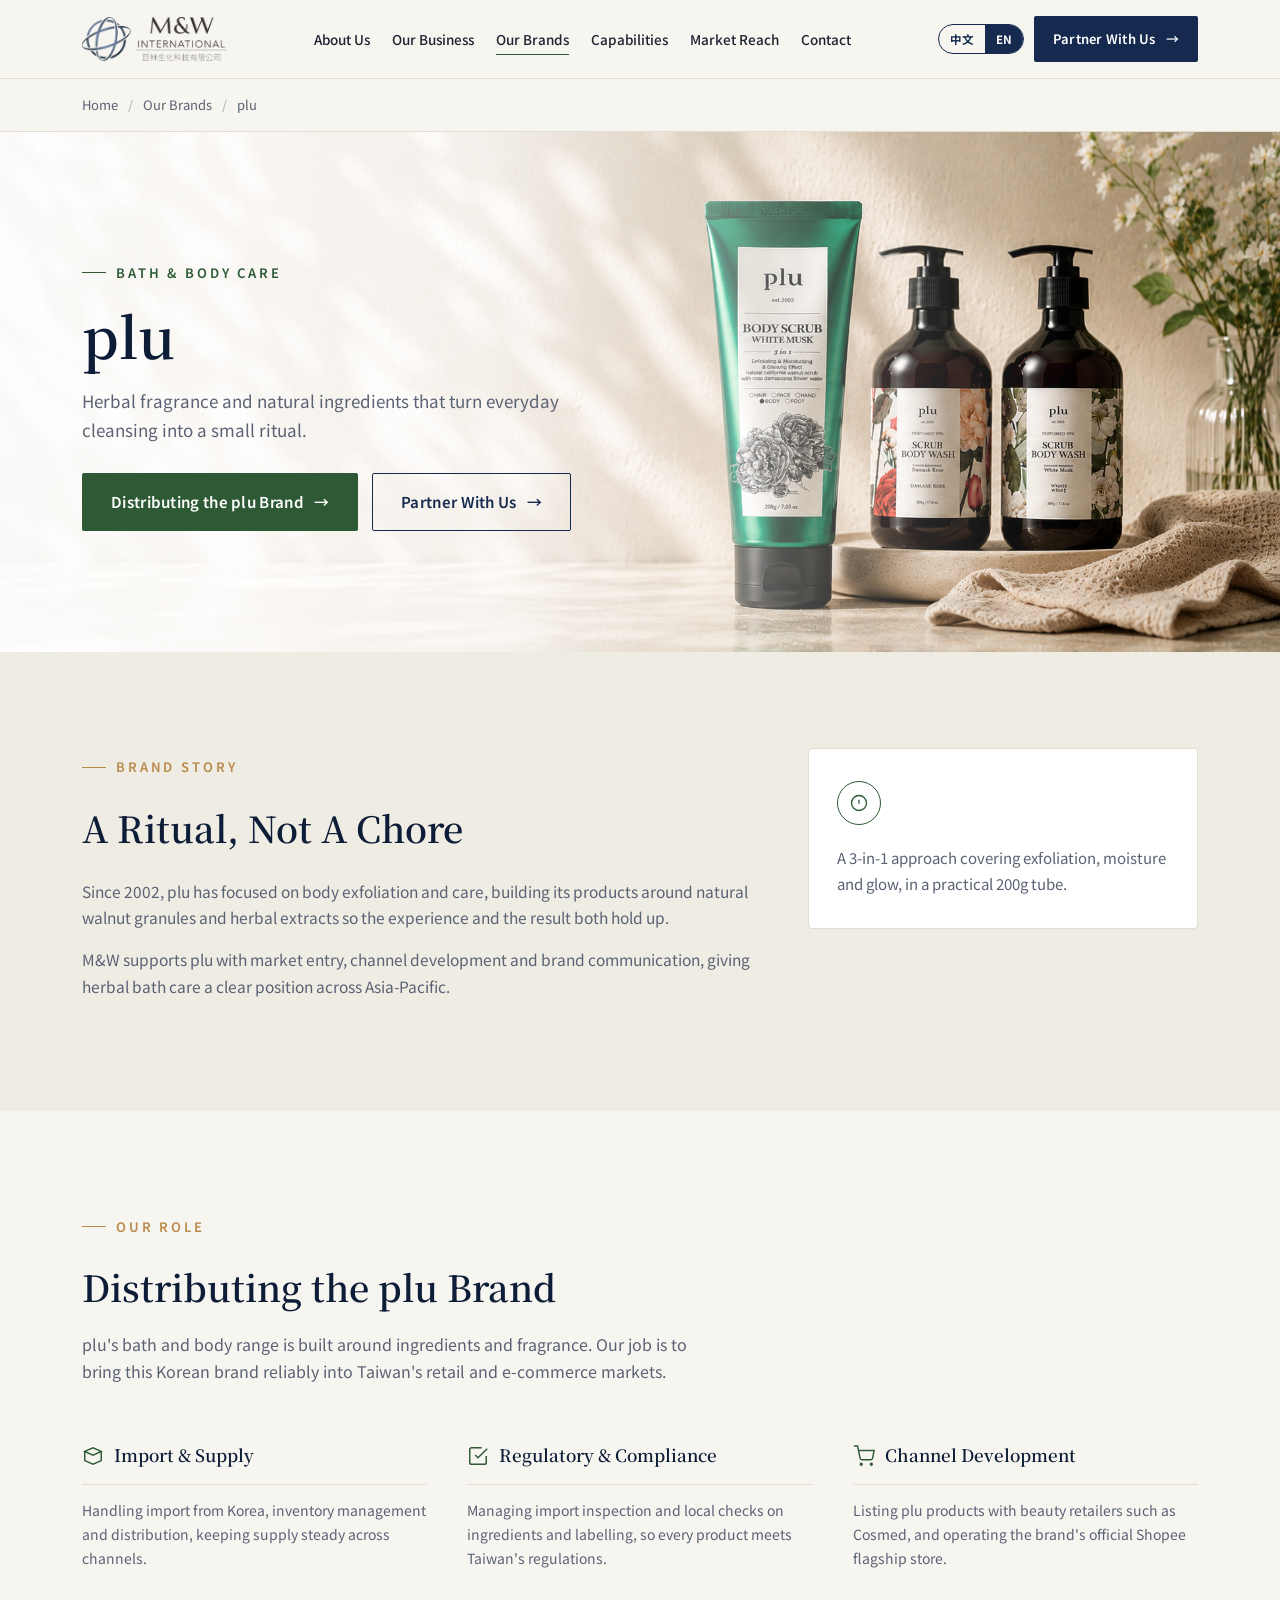
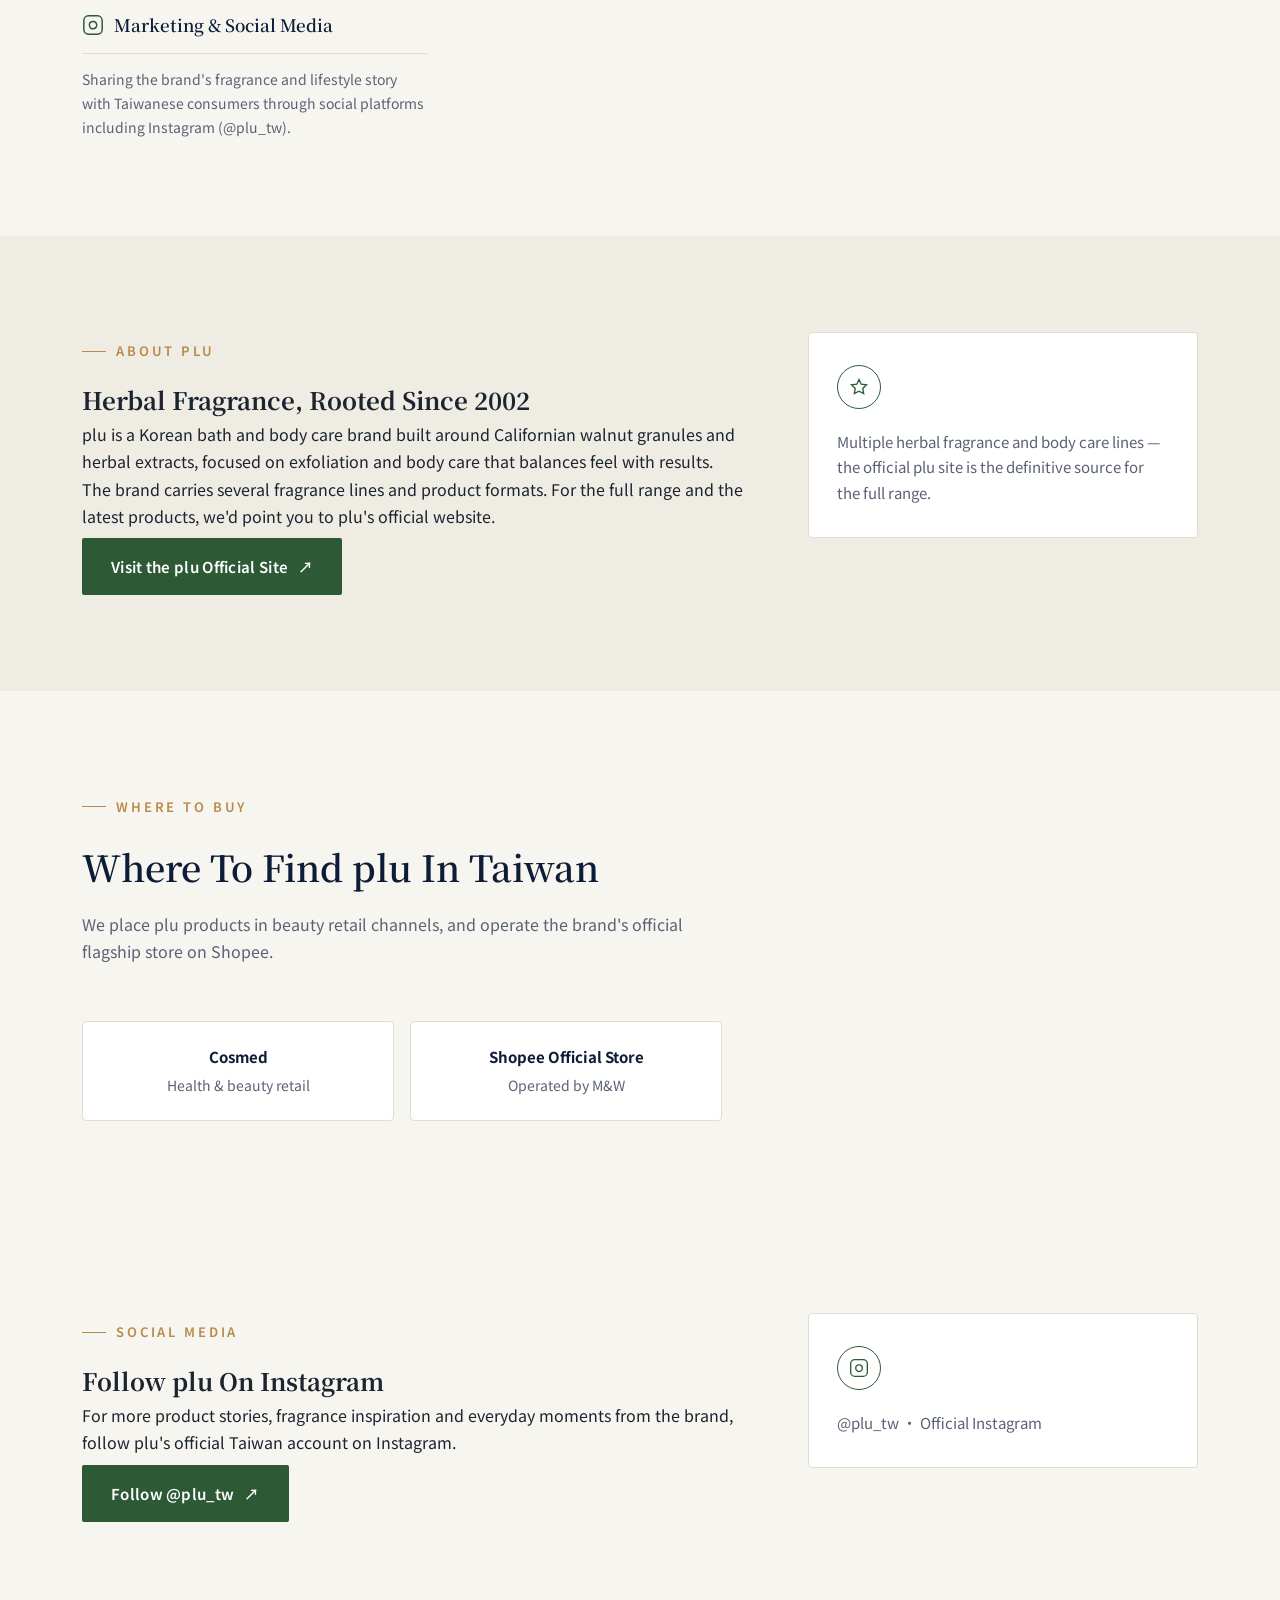
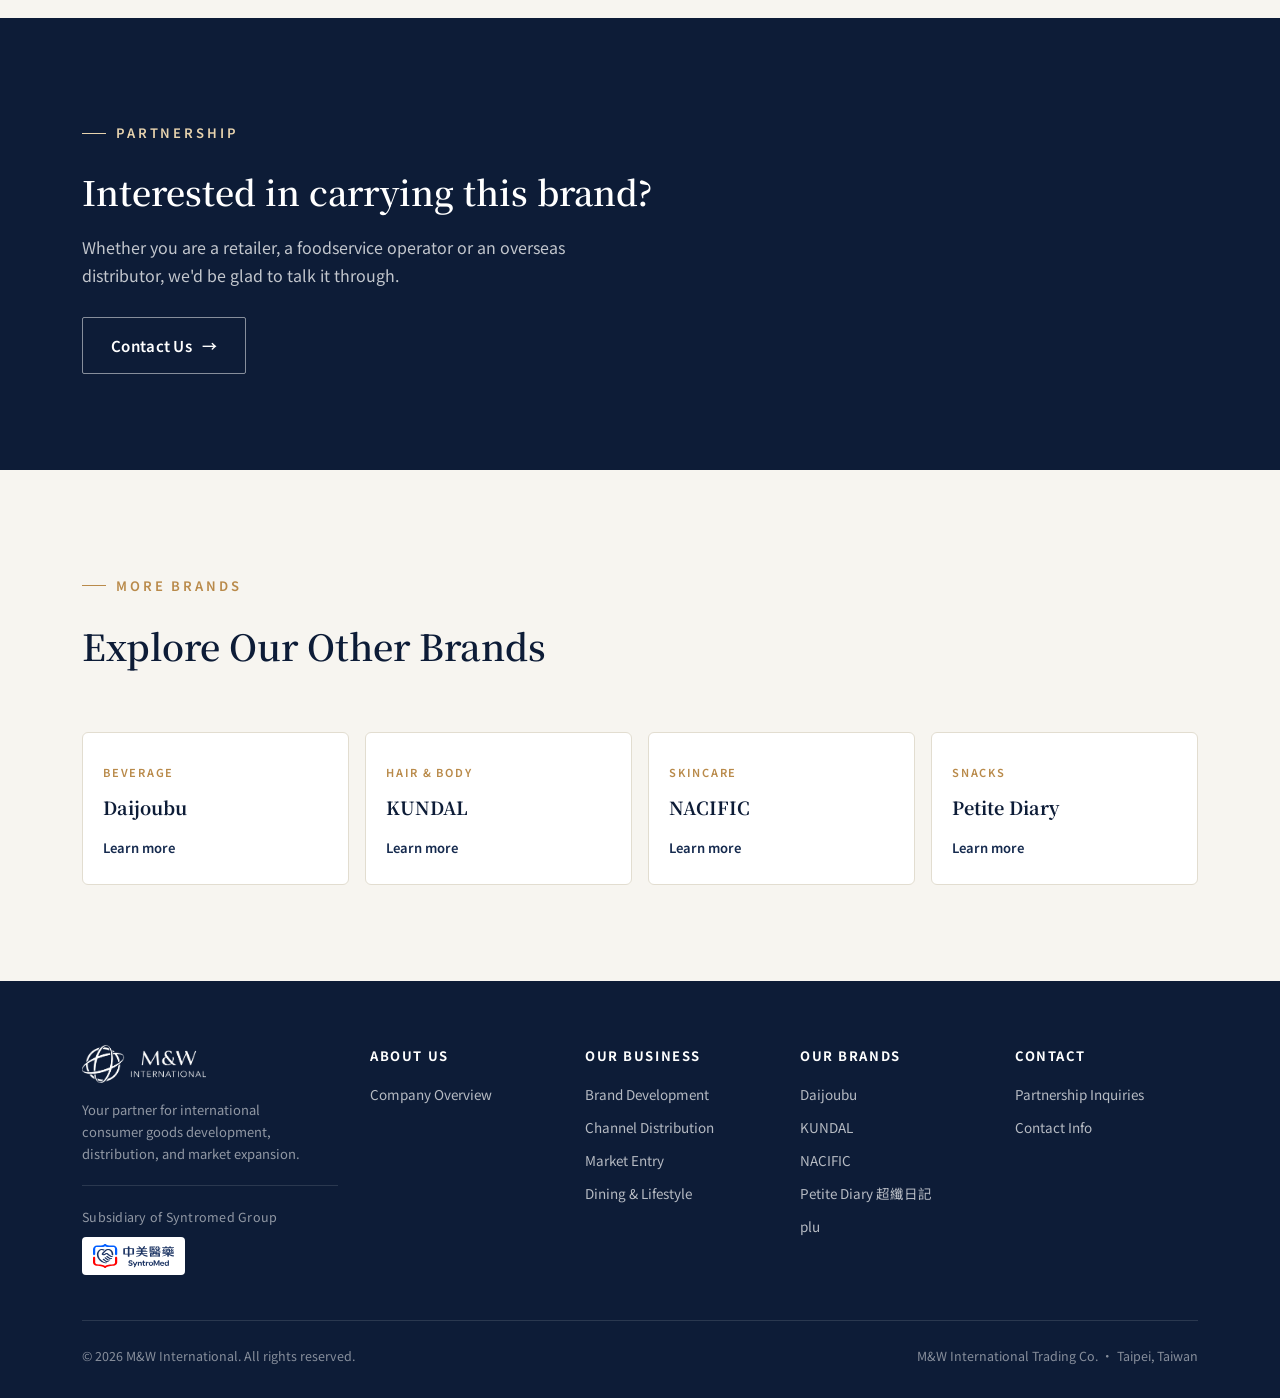
<file: plu.html>
<!DOCTYPE html>
<html lang="zh-Hant">
<head>
<meta charset="UTF-8">
<meta name="viewport" content="width=device-width, initial-scale=1.0">
<title id="pageTitle">plu｜M&amp;W International</title>
<meta id="pageDesc" name="description" content="plu — 以草本香氛與天然成分為核心的沐浴與身體保養品牌，由 M&amp;W International 代理經營。">
<link rel="preconnect" href="https://fonts.googleapis.com">
<link rel="preconnect" href="https://fonts.gstatic.com" crossorigin>
<link href="https://fonts.googleapis.com/css2?family=Noto+Serif+TC:wght@500;600;700&family=Noto+Sans+TC:wght@300;400;500;600;700&display=swap" rel="stylesheet">
<style>
/* ===== shared styles (was brand.css) ===== */
/* =========================================================
   M&W International — shared styles for brand pages
   Used by: djb.html, kundal.html, nacific.html,
            petite-diary.html, plu.html
   ========================================================= */

:root{
  --navy:#152a4e;
  --navy-deep:#0d1c37;
  --navy-mid:#25406e;
  --paper:#f7f5f0;
  --paper-alt:#efece4;
  --ink:#1c2430;
  --ink-soft:#5a6274;
  --line:#e2ddd0;
  --gold:#b98a4a;
  --gold-soft:#e7d3ae;
  --radius:2px;
  /* each page overrides --accent */
  --accent:#152a4e;
}

*{box-sizing:border-box;margin:0;padding:0;}
html{scroll-behavior:smooth;}
body{
  font-family:'Noto Sans TC', sans-serif;
  color:var(--ink);
  background:var(--paper);
  line-height:1.7;
  -webkit-font-smoothing:antialiased;
}
h1,h2,h3,h4,.serif{font-family:'Noto Serif TC', serif;}
a{color:inherit;text-decoration:none;}
img{max-width:100%;display:block;}
ul{list-style:none;}

.wrap{max-width:1180px;margin:0 auto;padding:0 32px;}
section{padding:96px 0;}

.eyebrow{
  display:inline-flex;align-items:center;gap:10px;
  font-size:13px;letter-spacing:.22em;text-transform:uppercase;
  color:var(--gold);font-weight:600;margin-bottom:18px;
}
.eyebrow::before{content:"";width:24px;height:1px;background:currentColor;}

.section-head{max-width:640px;margin-bottom:56px;}
.section-head h2{font-size:clamp(24px,3vw,36px);font-weight:600;color:var(--navy-deep);margin-bottom:14px;}
.section-head p{color:var(--ink-soft);font-size:16px;}
.center{text-align:center;margin-left:auto;margin-right:auto;}

/* ---------- buttons ---------- */
.btn{
  display:inline-flex;align-items:center;gap:10px;
  padding:15px 28px;font-size:15px;font-weight:600;letter-spacing:.02em;
  border-radius:var(--radius);cursor:pointer;border:1px solid transparent;
  transition:transform .25s ease, background .25s ease, color .25s ease, border-color .25s ease;
}
.btn:hover{transform:translateY(-2px);}
.btn-primary{background:var(--navy);color:#fff;}
.btn-primary:hover{background:var(--navy-deep);}
.btn-outline{border-color:var(--navy);color:var(--navy);}
.btn-outline:hover{background:var(--navy);color:#fff;}
.btn-accent{background:var(--accent);color:#fff;}
.btn-accent:hover{filter:brightness(.9);}
.btn-ghost-white{border-color:rgba(255,255,255,.5);color:#fff;}
.btn-ghost-white:hover{background:#fff;color:var(--navy);}
.arrow{transition:transform .25s ease;}
.btn:hover .arrow{transform:translateX(4px);}

.skip-link{
  position:absolute;left:-9999px;top:0;background:var(--navy);color:#fff;
  padding:10px 18px;z-index:200;
}
.skip-link:focus{left:0;}

/* ---------- header ---------- */
header{
  position:sticky;top:0;z-index:100;background:rgba(247,245,240,.92);
  backdrop-filter:blur(10px);border-bottom:1px solid var(--line);
}
.nav-inner{display:flex;align-items:center;justify-content:space-between;height:78px;gap:14px;}
.logo{display:flex;align-items:center;gap:10px;flex:none;}
.logo-img{height:44px;width:auto;display:block;}
.logo-on-dark{display:inline-flex;}
.logo-on-dark .logo-img{height:38px;}
nav.primary ul{display:flex;gap:22px;font-size:13.5px;font-weight:500;white-space:nowrap;}
nav.primary a{position:relative;padding:4px 0;color:var(--ink);}
nav.primary a::after{content:"";position:absolute;left:0;bottom:-2px;width:0;height:1px;background:var(--navy);transition:width .25s ease;}
nav.primary a:hover::after{width:100%;}
nav.primary a.current::after{width:100%;background:var(--accent);}
.nav-cta{display:flex;align-items:center;gap:10px;flex:none;}
.nav-cta .btn{padding:11px 18px;font-size:13px;white-space:nowrap;}
.menu-toggle{display:none;background:none;border:none;cursor:pointer;padding:6px;}
.menu-toggle span{display:block;width:22px;height:2px;background:var(--navy);margin:5px 0;transition:.25s;}

.lang-toggle{
  display:flex;align-items:center;border:1px solid var(--navy);border-radius:20px;
  overflow:hidden;font-size:11.5px;font-weight:700;letter-spacing:.02em;flex:none;
}
.lang-toggle button{
  background:none;border:none;padding:6px 11px;cursor:pointer;color:var(--navy);
  font-family:inherit;font-size:11.5px;font-weight:700;transition:background .2s ease,color .2s ease;
}
.lang-toggle button.active{background:var(--navy);color:#fff;}

/* ---------- breadcrumb ---------- */
.crumb{background:var(--paper);border-bottom:1px solid var(--line);}
.crumb .wrap{display:flex;align-items:center;gap:10px;height:52px;font-size:13px;color:var(--ink-soft);}
.crumb a:hover{color:var(--navy);}
.crumb .sep{opacity:.5;}

/* ---------- brand hero ---------- */
.brand-hero{position:relative;overflow:hidden;height:520px;padding:0;}
.brand-hero .brand-hero-bg{background-position:78% 65%;}
.brand-hero-bg{position:absolute;inset:0;z-index:0;background-size:cover;background-position:78% center;background-repeat:no-repeat;}
.brand-hero-scrim{position:absolute;inset:0;z-index:1;}
.brand-hero.on-light .brand-hero-scrim{
  background:linear-gradient(90deg,rgba(255,255,255,.94) 0%,rgba(255,255,255,.8) 38%,rgba(255,255,255,.25) 64%,rgba(255,255,255,0) 84%);
}
.brand-hero.on-dark .brand-hero-scrim{
  background:linear-gradient(90deg,rgba(8,10,16,.88) 0%,rgba(8,10,16,.66) 38%,rgba(8,10,16,.15) 64%,rgba(8,10,16,0) 84%);
}
.brand-hero-inner{position:relative;z-index:2;height:100%;display:flex;align-items:center;}
.brand-hero-copy{max-width:560px;}
.brand-hero h1{font-size:clamp(32px,4.6vw,56px);font-weight:600;line-height:1.2;margin-bottom:18px;}
.brand-hero .lede{font-size:17px;margin-bottom:28px;max-width:480px;}
.brand-hero .hero-actions{display:flex;gap:14px;flex-wrap:wrap;}
.brand-hero.on-light h1{color:var(--navy-deep);}
.brand-hero.on-light .lede{color:var(--ink-soft);}
.brand-hero.on-light .eyebrow{color:var(--accent);}
.brand-hero.on-dark h1{color:#fff;}
.brand-hero.on-dark .lede{color:rgba(255,255,255,.88);}
.brand-hero.on-dark .eyebrow{color:var(--gold-soft);}

/* ---------- story ---------- */
.story{background:var(--paper-alt);}
.story-grid{display:grid;grid-template-columns:1.4fr .8fr;gap:44px;align-items:start;}
.story h2{font-size:clamp(24px,3vw,36px);font-weight:600;color:var(--navy-deep);margin-bottom:20px;}
.story p{color:var(--ink-soft);margin-bottom:16px;font-size:15.5px;}
.story-box{background:#fff;border:1px solid var(--line);padding:32px 28px;border-radius:4px;}
.story-box .icon{
  width:44px;height:44px;border:1px solid var(--accent);border-radius:50%;
  display:flex;align-items:center;justify-content:center;margin-bottom:20px;color:var(--accent);
}
.story-box p{font-size:15px;color:var(--ink-soft);margin:0;}

/* ---------- product lineup ---------- */
.lineup-grid{display:grid;grid-template-columns:repeat(4,1fr);gap:24px;}
.product-card{
  background:#fff;border:1px solid var(--line);border-radius:6px;overflow:hidden;
  display:flex;flex-direction:column;transition:transform .3s ease, box-shadow .3s ease;
}
.product-card:hover{transform:translateY(-6px);box-shadow:0 14px 30px rgba(21,42,78,.12);}
.product-thumb{
  aspect-ratio:4/3;background:var(--paper-alt);
  display:flex;align-items:center;justify-content:center;
  color:var(--ink-soft);font-size:12px;letter-spacing:.14em;text-transform:uppercase;
  border-bottom:1px solid var(--line);
}
.product-body{padding:22px 20px 26px;flex:1;display:flex;flex-direction:column;}
.product-body .tag{font-size:11px;letter-spacing:.18em;text-transform:uppercase;color:var(--accent);font-weight:600;margin-bottom:8px;}
.product-body h3{font-size:17px;font-weight:600;color:var(--navy-deep);margin-bottom:10px;}
.product-body p{font-size:13.5px;color:var(--ink-soft);flex:1;}

/* ---------- features ---------- */
.features{background:var(--paper-alt);}
.feature-grid{display:grid;grid-template-columns:repeat(3,1fr);gap:40px;}
.feature h4{display:flex;align-items:center;gap:10px;font-size:17px;font-weight:600;color:var(--navy-deep);margin-bottom:14px;padding-bottom:14px;border-bottom:1px solid var(--line);}
.feature h4 .ic{width:22px;height:22px;color:var(--accent);flex:none;}
.feature p{font-size:14px;color:var(--ink-soft);}

/* ---------- specs table ---------- */
.spec-table{width:100%;border-collapse:collapse;font-size:14.5px;}
.spec-table th,.spec-table td{text-align:left;padding:16px 18px;border-bottom:1px solid var(--line);}
.spec-table th{width:32%;color:var(--navy-deep);font-weight:600;background:var(--paper-alt);}
.spec-table td{color:var(--ink-soft);}

/* ---------- channels ---------- */
.channel-row{display:grid;grid-template-columns:repeat(4,1fr);gap:16px;}
.channel{
  border:1px solid var(--line);background:#fff;border-radius:4px;
  padding:22px 18px;text-align:center;font-size:14px;color:var(--ink-soft);
}
.channel b{display:block;color:var(--navy-deep);font-size:15px;margin-bottom:4px;}

/* ---------- CTA band ---------- */
.cta{background:var(--navy-deep);color:#fff;}
.cta h2{font-size:clamp(24px,3vw,34px);font-weight:600;margin-bottom:14px;}
.cta p{color:rgba(255,255,255,.75);max-width:560px;margin-bottom:28px;}
.cta .eyebrow{color:var(--gold-soft);}
.cta-actions{display:flex;gap:14px;flex-wrap:wrap;}

/* ---------- sibling brands ---------- */
.siblings{display:grid;grid-template-columns:repeat(4,1fr);gap:16px;}
.sibling{
  border:1px solid var(--line);background:#fff;border-radius:6px;padding:24px 20px;
  transition:transform .25s ease, box-shadow .25s ease;
}
.sibling:hover{transform:translateY(-4px);box-shadow:0 12px 26px rgba(21,42,78,.1);}
.sibling .tag{font-size:11px;letter-spacing:.16em;text-transform:uppercase;color:var(--gold);font-weight:600;}
.sibling h4{font-size:18px;color:var(--navy-deep);margin:8px 0 10px;}
.sibling span{font-size:13px;color:var(--navy);font-weight:600;}

/* ---------- footer ---------- */
footer{background:var(--navy-deep);color:rgba(255,255,255,.7);padding:64px 0 32px;}
.footer-grid{display:grid;grid-template-columns:1.4fr repeat(4,1fr);gap:32px;margin-bottom:44px;}
footer h5{color:#fff;font-size:13px;letter-spacing:.12em;text-transform:uppercase;margin-bottom:16px;}
footer ul li{margin-bottom:10px;font-size:13.5px;}
footer ul a:hover{color:#fff;}
.footer-bottom{
  border-top:1px solid rgba(255,255,255,.12);padding-top:24px;
  display:flex;justify-content:space-between;flex-wrap:wrap;gap:10px;font-size:12.5px;
  color:rgba(255,255,255,.5);
}

/* ---------- placeholder marker ---------- */
.ph{
  display:inline-block;font-size:11px;letter-spacing:.1em;text-transform:uppercase;
  background:var(--gold-soft);color:#5a4319;padding:2px 8px;border-radius:2px;
  margin-left:8px;vertical-align:middle;font-weight:700;
}

/* ---------- responsive ---------- */
@media (max-width:960px){
  .story-grid{grid-template-columns:1fr;}
  .lineup-grid{grid-template-columns:repeat(2,1fr);}
  .feature-grid{grid-template-columns:1fr;gap:28px;}
  .channel-row{grid-template-columns:repeat(2,1fr);}
  .siblings{grid-template-columns:repeat(2,1fr);}
  .footer-grid{grid-template-columns:1fr 1fr;}
  nav.primary{display:none;}
  .menu-toggle{display:block;}
}
@media (max-width:640px){
  section{padding:64px 0;}
  .wrap{padding:0 20px;}
  .brand-hero{height:auto;padding:56px 0 300px;}
  .brand-hero-bg{background-position:80% bottom;}
  .brand-hero.on-light .brand-hero-scrim{background:linear-gradient(180deg,rgba(255,255,255,.95) 0%,rgba(255,255,255,.85) 40%,rgba(255,255,255,0) 75%);}
  .brand-hero.on-dark .brand-hero-scrim{background:linear-gradient(180deg,rgba(8,10,16,.92) 0%,rgba(8,10,16,.7) 40%,rgba(8,10,16,0) 75%);}
  .lineup-grid{grid-template-columns:1fr;}
  .channel-row{grid-template-columns:1fr;}
  .siblings{grid-template-columns:1fr;}
  .spec-table th{width:40%;}
}
@media (prefers-reduced-motion: reduce){
  html{scroll-behavior:auto;}
  *{transition:none !important;}
}

</style>
<style>:root{--accent:#2d5a35;}</style>
</head>
<body>
<a class="skip-link" href="#main" data-i18n="skip">跳至主要內容</a>

<!-- ================= HEADER ================= -->
<header>
  <div class="wrap nav-inner">
    <a class="logo" href="index.html">
      <img class="logo-img" src="mw-logo-cn.png" alt="M&amp;W International 巨林生化科技有限公司" width="641" height="195">
    </a>
    <nav class="primary" aria-label="Main navigation">
      <ul>
        <li><a href="index.html#about" data-i18n="navAbout">關於我們</a></li>
        <li><a href="index.html#business" data-i18n="navBusiness">我們的事業</a></li>
        <li><a class="current" href="index.html#brands" data-i18n="navBrands">品牌產品</a></li>
        <li><a href="index.html#capabilities" data-i18n="navCapabilities">核心能力</a></li>
        <li><a href="index.html#market" data-i18n="navMarket">市場佈局</a></li>
        <li><a href="index.html#contact" data-i18n="navContact">聯絡我們</a></li>
      </ul>
    </nav>
    <div class="nav-cta">
      <div class="lang-toggle" role="group" aria-label="Language / 語言">
        <button type="button" id="langZh" class="active" aria-pressed="true">中文</button>
        <button type="button" id="langEn" aria-pressed="false">EN</button>
      </div>
      <a class="btn btn-primary" href="index.html#contact"><span data-i18n="navCta">合作夥伴洽談</span> <span class="arrow">→</span></a>
      <button class="menu-toggle" id="menuToggle" aria-label="Open menu" aria-expanded="false" aria-controls="mobileNav">
        <span></span><span></span><span></span>
      </button>
    </div>
  </div>
  <nav id="mobileNav" class="primary" aria-label="Mobile navigation" style="display:none;padding:0 32px 24px;">
    <ul style="flex-direction:column;gap:18px;">
      <li><a href="index.html#about" data-i18n="navAbout">關於我們</a></li>
      <li><a href="index.html#business" data-i18n="navBusiness">我們的事業</a></li>
      <li><a href="index.html#brands" data-i18n="navBrands">品牌產品</a></li>
      <li><a href="index.html#capabilities" data-i18n="navCapabilities">核心能力</a></li>
      <li><a href="index.html#market" data-i18n="navMarket">市場佈局</a></li>
      <li><a href="index.html#contact" data-i18n="navContact">聯絡我們</a></li>
    </ul>
  </nav>
</header>

<!-- ================= BREADCRUMB ================= -->
<div class="crumb">
  <div class="wrap">
    <a href="index.html" data-i18n="crumbHome">首頁</a>
    <span class="sep">/</span>
    <a href="index.html#brands" data-i18n="crumbBrands">品牌產品</a>
    <span class="sep">/</span>
    <span>plu</span>
  </div>
</div>

<main id="main">

<!-- ================= BRAND HERO ================= -->
<section class="brand-hero on-light">
  <div class="brand-hero-bg" style="background-image:url('plu_hero.jpg');" role="img" aria-label="plu"></div>
  <div class="brand-hero-scrim"></div>
  <div class="wrap brand-hero-inner">
    <div class="brand-hero-copy">
      <span class="eyebrow" data-i18n="heroKicker">沐浴與身體保養</span>
      <h1 data-i18n-html="heroH1">plu</h1>
      <p class="lede" data-i18n="heroLede">以草本香氛與天然成分，讓每日的清潔成為療癒的儀式。</p>
      <div class="hero-actions">
        <a class="btn btn-accent" href="#what-we-do"><span data-i18n="wwdH2">代理 plu 品牌</span> <span class="arrow">→</span></a>
        <a class="btn btn-outline" href="index.html#contact"><span data-i18n="navCta">合作夥伴洽談</span> <span class="arrow">→</span></a>
      </div>
    </div>
  </div>
</section>

<!-- ================= BRAND STORY ================= -->
<section class="story" id="story">
  <div class="wrap">
    <div class="story-grid">
      <div>
        <span class="eyebrow" data-i18n="storyEyebrow">品牌故事</span>
        <h2 data-i18n="storyH2">把日常清潔變成一種儀式</h2>
        <p data-i18n="storyP1">plu 自 2002 年以來，專注於身體去角質與保養產品，以天然核桃顆粒與草本萃取為核心，兼顧使用感受與實際效果。</p>
        <p data-i18n="storyP2">M&amp;W 負責 plu 在台灣的市場導入，將產品上架康是美等美妝通路，並經營品牌的 Shopee 官方旗艦店與社群溝通。</p>
      </div>
      <aside class="story-box">
        <div class="icon">
          <svg width="20" height="20" viewBox="0 0 24 24" fill="none" stroke="currentColor" stroke-width="1.6"><circle cx="12" cy="12" r="9"/><path d="M12 8v5M12 16h.01"/></svg>
        </div>
        <p data-i18n="storyBox">3 合 1 設計，可用於身體去角質、保濕與亮澤，200g 管狀包裝方便使用。</p>
      </aside>
    </div>
  </div>
</section>

<!-- ================= WHAT WE DO ================= -->
<section id="what-we-do">
  <div class="wrap">
    <div class="section-head">
      <span class="eyebrow" data-i18n="wwdEyebrow">我們的角色</span>
      <h2 data-i18n="wwdH2">代理 plu 品牌</h2>
      <p data-i18n="wwdSub">plu 的沐浴保養系列講究成分與香氛體驗，我們的工作是讓這個韓國品牌穩定進入台灣的零售與電商市場。</p>
    </div>
    <div class="feature-grid">
      <div class="feature">
        <h4><svg class="ic" viewBox="0 0 24 24" fill="none" stroke="currentColor" stroke-width="1.6"><path d="M3 7l9-4 9 4-9 4-9-4zM3 7v10l9 4 9-4V7"/></svg><span data-i18n="wwd1T">進口與供應</span></h4>
        <p data-i18n="wwd1D">負責 plu 產品自韓國進口、庫存管理與通路配送，確保供貨穩定。</p>
      </div>
      <div class="feature">
        <h4><svg class="ic" viewBox="0 0 24 24" fill="none" stroke="currentColor" stroke-width="1.6"><path d="M9 11l3 3L22 4M21 12v7a2 2 0 01-2 2H5a2 2 0 01-2-2V5a2 2 0 012-2h11"/></svg><span data-i18n="wwd2T">法規與合規</span></h4>
        <p data-i18n="wwd2D">處理進口報驗、成分與標示的在地法規查核，讓每項產品都符合台灣規範。</p>
      </div>
      <div class="feature">
        <h4><svg class="ic" viewBox="0 0 24 24" fill="none" stroke="currentColor" stroke-width="1.6"><circle cx="9" cy="21" r="1"/><circle cx="20" cy="21" r="1"/><path d="M1 1h4l2.7 13.4a2 2 0 002 1.6h9.7a2 2 0 002-1.6L23 6H6"/></svg><span data-i18n="wwd3T">通路開發</span></h4>
        <p data-i18n="wwd3D">將 plu 產品上架康是美等美妝通路，並經營品牌的 Shopee 官方旗艦店。</p>
      </div>
      <div class="feature">
        <h4><svg class="ic" viewBox="0 0 24 24" fill="none" stroke="currentColor" stroke-width="1.6"><rect x="2" y="2" width="20" height="20" rx="5"/><path d="M16 11.4a4 4 0 11-7.9 1.2A4 4 0 0116 11.4z"/><path d="M17.5 6.5h.01"/></svg><span data-i18n="wwd4T">行銷與社群經營</span></h4>
        <p data-i18n="wwd4D">透過 Instagram（@plu_tw）等社群平台，將品牌香氛與生活風格傳達給台灣消費者。</p>
      </div>
    </div>
  </div>
</section>

<!-- ================= ABOUT THE BRAND + LINK OUT ================= -->
<section class="features" id="about-brand">
  <div class="wrap">
    <div class="story-grid">
      <div>
        <span class="eyebrow" data-i18n="brandEyebrow">關於 plu</span>
        <h2 data-i18n="brandH2">草本香氛，來自 2002 年的堅持</h2>
        <p data-i18n="brandP1">plu 為韓國沐浴與身體保養品牌，以加州核桃顆粒與草本萃取為核心，專注於去角質與身體保養領域，兼顧使用感受與實際效果。</p>
        <p data-i18n="brandP2">品牌旗下涵蓋多種香氛系列與產品品項，完整系列與最新產品，建議直接前往 plu 官方網站瀏覽。</p>
        <a class="btn btn-accent" href="https://plu.co.kr/" target="_blank" rel="noopener" style="margin-top:8px;">
          <span data-i18n="brandBtn">前往 plu 官方網站</span> <span class="arrow">↗</span>
        </a>
      </div>
      <aside class="story-box">
        <div class="icon">
          <svg width="20" height="20" viewBox="0 0 24 24" fill="none" stroke="currentColor" stroke-width="1.6"><path d="M12 3l2.6 5.6L21 9.4l-4.5 4.3 1.1 6.1L12 17l-5.6 2.8 1.1-6.1L3 9.4l6.4-.8z"/></svg>
        </div>
        <p data-i18n="brandBox">多款草本香氛與身體保養系列——完整品項請以 plu 官方網站為準。</p>
      </aside>
    </div>
  </div>
</section>

<!-- ================= WHERE TO BUY ================= -->
<section id="stockists">
  <div class="wrap">
    <div class="section-head">
      <span class="eyebrow" data-i18n="stkEyebrow">哪裡買得到</span>
      <h2 data-i18n="stkH2">plu 在台灣的銷售據點</h2>
      <p data-i18n="stkSub">我們將 plu 產品鋪貨至美妝通路，並於 Shopee 經營品牌官方旗艦店。</p>
    </div>
    <div class="channel-row" style="grid-template-columns:repeat(2,1fr);max-width:640px;">
      <div class="channel"><b data-i18n="stk1">康是美 Cosmed</b><span data-i18n="stk1d">美妝與藥妝通路</span></div>
      <a class="channel" href="https://shopee.tw/mnw_intl" target="_blank" rel="noopener"><b data-i18n="stk2">Shopee 官方旗艦店</b><span data-i18n="stk2d">由 M&amp;W 經營</span></a>
    </div>
  </div>
</section>

<!-- ================= FOLLOW / INSTAGRAM ================= -->
<section id="follow">
  <div class="wrap">
    <div class="story-grid">
      <div>
        <span class="eyebrow" data-i18n="igEyebrow">社群媒體</span>
        <h2 data-i18n="igH2">在 Instagram 上探索 plu</h2>
        <p data-i18n="igP">想看更多產品故事、香氛靈感與品牌日常，歡迎在 Instagram 上追蹤 plu 台灣官方帳號。</p>
        <a class="btn btn-accent" href="https://www.instagram.com/plu_tw/" target="_blank" rel="noopener" style="margin-top:8px;">
          <span data-i18n="igBtn">追蹤 @plu_tw</span> <span class="arrow">↗</span>
        </a>
      </div>
      <aside class="story-box">
        <div class="icon">
          <svg width="20" height="20" viewBox="0 0 24 24" fill="none" stroke="currentColor" stroke-width="1.6"><rect x="2" y="2" width="20" height="20" rx="5"/><path d="M16 11.4a4 4 0 11-7.9 1.2A4 4 0 0116 11.4z"/><path d="M17.5 6.5h.01"/></svg>
        </div>
        <p data-i18n="igBox">@plu_tw・Instagram 官方帳號</p>
      </aside>
    </div>
  </div>
</section>

<!-- ================= CTA ================= -->
<section class="cta" id="cta">
  <div class="wrap">
    <span class="eyebrow" data-i18n="ctaEyebrow">合作洽談</span>
    <h2 data-i18n="ctaH2">想代理或引進這個品牌？</h2>
    <p data-i18n="ctaP">無論您是零售通路、餐飲業者或海外代理夥伴，我們都樂於一同討論合作方式。</p>
    <div class="cta-actions">
      <a class="btn btn-ghost-white" href="index.html#contact"><span data-i18n="ctaBtn1">聯絡我們</span> <span class="arrow">→</span></a>
    </div>
  </div>
</section>

<!-- ================= OTHER BRANDS ================= -->
<section id="siblings">
  <div class="wrap">
    <div class="section-head">
      <span class="eyebrow" data-i18n="sibEyebrow">其他品牌</span>
      <h2 data-i18n="sibH2">探索更多品牌</h2>
    </div>
    <div class="siblings">
      <a class="sibling" href="djb.html">
        <span class="tag">Beverage</span>
        <h4>Daijoubu</h4>
        <span data-i18n="sibMore">了解更多</span>
      </a>
      <a class="sibling" href="kundal.html">
        <span class="tag">Hair &amp; Body</span>
        <h4>KUNDAL</h4>
        <span data-i18n="sibMore">了解更多</span>
      </a>
      <a class="sibling" href="nacific.html">
        <span class="tag">Skincare</span>
        <h4>NACIFIC</h4>
        <span data-i18n="sibMore">了解更多</span>
      </a>
      <a class="sibling" href="petite-diary.html">
        <span class="tag">Snacks</span>
        <h4>Petite Diary</h4>
        <span data-i18n="sibMore">了解更多</span>
      </a>
    </div>
  </div>
</section>

</main>

<!-- ================= FOOTER ================= -->
<footer>
  <div class="wrap">
    <div class="footer-grid">
      <div>
        <div class="logo logo-on-dark" style="margin-bottom:16px;">
          <img class="logo-img" src="mw-logo-en-white.png" alt="M&amp;W International" width="633" height="194">
        </div>
        <p style="font-size:13px;max-width:230px;color:rgba(255,255,255,.55);" data-i18n="footerTagline">國際消費品開發、代理與市場拓展夥伴。</p>
        <div style="margin-top:20px;padding-top:20px;border-top:1px solid rgba(255,255,255,.12);">
          <p style="font-size:12.5px;letter-spacing:.02em;color:rgba(255,255,255,.55);margin-bottom:10px;max-width:230px;" data-i18n="parentLabel">中美企業集團</p>
          <a href="https://syntromed.com/" target="_blank" rel="noopener" style="display:inline-flex;align-items:center;text-decoration:none;">
            <span style="background:#fff;border-radius:4px;padding:7px 11px;display:inline-flex;align-items:center;">
              <img src="syntromed_logo.svg" alt="Syntromed" width="161" height="48" style="height:24px;width:auto;display:block;">
            </span>
          </a>
        </div>
      </div>
      <div>
        <h5 data-i18n="navAbout">關於我們</h5>
        <ul>
          <li><a href="index.html#about" data-i18n="fCompanyOverview">公司介紹</a></li>
          
        </ul>
      </div>
      <div>
        <h5 data-i18n="navBusiness">我們的事業</h5>
        <ul>
          <li><a href="index.html#business" data-i18n="biz1Title">品牌開發</a></li>
          <li><a href="index.html#business" data-i18n="biz2Title">通路代理</a></li>
          <li><a href="index.html#business" data-i18n="biz3Title">市場進入</a></li>
          <li><a href="dining.html" data-i18n="biz4Title">餐飲與生活體驗</a></li>
        </ul>
      </div>
      <div>
        <h5 data-i18n="navBrands">品牌產品</h5>
        <ul>
          <li><a href="djb.html">Daijoubu</a></li>
          <li><a href="kundal.html">KUNDAL</a></li>
          <li><a href="nacific.html">NACIFIC</a></li>
          <li><a href="petite-diary.html" data-i18n="fPetiteDiary">超纖日記 Petite Diary</a></li>
          <li><a href="plu.html">plu</a></li>
        </ul>
      </div>
      <div>
        <h5 data-i18n="navContact">聯絡我們</h5>
        <ul>
          <li><a href="index.html#contact" data-i18n="fPartnerInquiries">合作洽談</a></li>
          <li><a href="index.html#contact" data-i18n="fContactInfo">聯絡資訊</a></li>
        </ul>
      </div>
    </div>
    <div class="footer-bottom">
      <span data-i18n="copyright">© 2026 M&amp;W International. All rights reserved.</span>
      <span data-i18n="footerAddr">巨林生化科技有限公司・台北，台灣</span>
    </div>
  </div>
</footer>

<script>
/* Page-specific copy. Shared header/footer strings live in brand.js */
window.PAGE_I18N = {
  "zh": {
    "pageTitle": "plu｜M&W International",
    "pageDesc": "plu — 以草本香氛與天然成分為核心的沐浴與身體保養品牌，由 M&W International 代理經營。",
    "heroKicker": "沐浴與身體保養",
    "heroH1": "plu",
    "heroLede": "以草本香氛與天然成分，讓每日的清潔成為療癒的儀式。",
    "storyH2": "把日常清潔變成一種儀式",
    "storyP1": "plu 自 2002 年以來，專注於身體去角質與保養產品，以天然核桃顆粒與草本萃取為核心，兼顧使用感受與實際效果。",
    "storyP2": "M&W 負責 plu 在台灣的市場導入，將產品上架康是美等美妝通路，並經營品牌的 Shopee 官方旗艦店與社群溝通。",
    "storyBox": "3 合 1 設計，可用於身體去角質、保濕與亮澤，200g 管狀包裝方便使用。",
    "wwdEyebrow": "我們的角色",
    "wwdH2": "代理 plu 品牌",
    "wwdSub": "plu 的沐浴保養系列講究成分與香氛體驗，我們的工作是讓這個韓國品牌穩定進入台灣的零售與電商市場。",
    "wwd1T": "進口與供應", "wwd1D": "負責 plu 產品自韓國進口、庫存管理與通路配送，確保供貨穩定。",
    "wwd2T": "法規與合規", "wwd2D": "處理進口報驗、成分與標示的在地法規查核，讓每項產品都符合台灣規範。",
    "wwd3T": "通路開發", "wwd3D": "將 plu 產品上架康是美等美妝通路，並經營品牌的 Shopee 官方旗艦店。",
    "wwd4T": "行銷與社群經營", "wwd4D": "透過 Instagram（@plu_tw）等社群平台，將品牌香氛與生活風格傳達給台灣消費者。",
    "stkEyebrow": "哪裡買得到",
    "stkH2": "plu 在台灣的銷售據點",
    "stkSub": "我們將 plu 產品鋪貨至美妝通路，並於 Shopee 經營品牌官方旗艦店。",
    "stk1": "康是美 Cosmed", "stk1d": "美妝與藥妝通路",
    "stk2": "Shopee 官方旗艦店", "stk2d": "由 M&W 經營",
    "igEyebrow": "社群媒體",
    "igH2": "在 Instagram 上探索 plu",
    "igP": "想看更多產品故事、香氛靈感與品牌日常，歡迎在 Instagram 上追蹤 plu 台灣官方帳號。",
    "igBtn": "追蹤 @plu_tw",
    "igBox": "@plu_tw・Instagram 官方帳號",
    "brandEyebrow": "關於 plu",
    "brandH2": "草本香氛，來自 2002 年的堅持",
    "brandP1": "plu 為韓國沐浴與身體保養品牌，以加州核桃顆粒與草本萃取為核心，專注於去角質與身體保養領域，兼顧使用感受與實際效果。",
    "brandP2": "品牌旗下涵蓋多種香氛系列與產品品項，完整系列與最新產品，建議直接前往 plu 官方網站瀏覽。",
    "brandBtn": "前往 plu 官方網站",
    "brandBox": "多款草本香氛與身體保養系列——完整品項請以 plu 官方網站為準。"
  },
  "en": {
    "pageTitle": "plu | M&W International",
    "pageDesc": "plu — herbal bath and body care built on natural ingredients, distributed and operated by M&W International.",
    "heroKicker": "Bath & Body Care",
    "heroH1": "plu",
    "heroLede": "Herbal fragrance and natural ingredients that turn everyday cleansing into a small ritual.",
    "storyH2": "A Ritual, Not A Chore",
    "storyP1": "Since 2002, plu has focused on body exfoliation and care, building its products around natural walnut granules and herbal extracts so the experience and the result both hold up.",
    "storyP2": "M&W supports plu with market entry, channel development and brand communication, giving herbal bath care a clear position across Asia-Pacific.",
    "storyBox": "A 3-in-1 approach covering exfoliation, moisture and glow, in a practical 200g tube.",
    "wwdEyebrow": "Our Role",
    "wwdH2": "Distributing the plu Brand",
    "wwdSub": "plu's bath and body range is built around ingredients and fragrance. Our job is to bring this Korean brand reliably into Taiwan's retail and e-commerce markets.",
    "wwd1T": "Import & Supply", "wwd1D": "Handling import from Korea, inventory management and distribution, keeping supply steady across channels.",
    "wwd2T": "Regulatory & Compliance", "wwd2D": "Managing import inspection and local checks on ingredients and labelling, so every product meets Taiwan's regulations.",
    "wwd3T": "Channel Development", "wwd3D": "Listing plu products with beauty retailers such as Cosmed, and operating the brand's official Shopee flagship store.",
    "wwd4T": "Marketing & Social Media", "wwd4D": "Sharing the brand's fragrance and lifestyle story with Taiwanese consumers through social platforms including Instagram (@plu_tw).",
    "stkEyebrow": "Where To Buy",
    "stkH2": "Where To Find plu In Taiwan",
    "stkSub": "We place plu products in beauty retail channels, and operate the brand's official flagship store on Shopee.",
    "stk1": "Cosmed", "stk1d": "Health & beauty retail",
    "stk2": "Shopee Official Store", "stk2d": "Operated by M&W",
    "igEyebrow": "Social Media",
    "igH2": "Follow plu On Instagram",
    "igP": "For more product stories, fragrance inspiration and everyday moments from the brand, follow plu's official Taiwan account on Instagram.",
    "igBtn": "Follow @plu_tw",
    "igBox": "@plu_tw \u00b7 Official Instagram",
    "brandEyebrow": "About plu",
    "brandH2": "Herbal Fragrance, Rooted Since 2002",
    "brandP1": "plu is a Korean bath and body care brand built around Californian walnut granules and herbal extracts, focused on exfoliation and body care that balances feel with results.",
    "brandP2": "The brand carries several fragrance lines and product formats. For the full range and the latest products, we'd point you to plu's official website.",
    "brandBtn": "Visit the plu Official Site",
    "brandBox": "Multiple herbal fragrance and body care lines \u2014 the official plu site is the definitive source for the full range."
  }
};
</script>
<script>
/* ===== shared behaviour (was brand.js) ===== */
/* =========================================================
   M&W International — shared behaviour for brand pages
   Language toggle + mobile menu.
   Each brand page defines window.PAGE_I18N = { zh:{...}, en:{...} }
   before loading this file; those keys are merged on top of the
   shared chrome strings below.
   ========================================================= */

(function () {
  'use strict';

  var CHROME = {
    zh: {
      skip: "跳至主要內容",
      navAbout: "關於我們", navBusiness: "我們的事業", navBrands: "品牌產品",
      navCapabilities: "核心能力", navMarket: "市場佈局", navContact: "聯絡我們",
      navCta: "合作夥伴洽談",
      crumbHome: "首頁", crumbBrands: "品牌產品",
      storyEyebrow: "品牌故事",
      lineupEyebrow: "產品系列", lineupH2: "產品陣容",
      lineupSub: "以下為產品版位範例，實際品項與圖片待補。",
      featuresEyebrow: "產品特色", featuresH2: "為什麼選擇這個品牌",
      specsEyebrow: "產品規格", specsH2: "規格與認證",
      specName: "品名", specSize: "規格容量", specOrigin: "產地",
      specShelf: "保存期限", specCert: "認證",
      channelEyebrow: "銷售通路", channelH2: "哪裡買得到",
      channelSub: "通路資訊待補，以下為版位示意。",
      ch1: "連鎖零售", ch1d: "全台主要通路", ch2: "電商平台", ch2d: "線上購物通路",
      ch3: "餐飲通路", ch3d: "餐廳與飲品店", ch4: "海外市場", ch4d: "亞太地區代理",
      ctaEyebrow: "合作洽談", ctaH2: "想代理或引進這個品牌？",
      ctaP: "無論您是零售通路、餐飲業者或海外代理夥伴，我們都樂於一同討論合作方式。",
      ctaBtn1: "聯絡我們", ctaBtn2: "回到品牌總覽",
      sibEyebrow: "其他品牌", sibH2: "探索更多品牌",
      sibMore: "了解更多",
      footerTagline: "國際消費品開發、代理與市場拓展夥伴。",
      fCompanyOverview: "公司介紹", parentLabel: "中美企業集團",
      fPartnerInquiries: "合作洽談", fContactInfo: "聯絡資訊",
      biz1Title: "品牌開發", biz2Title: "通路代理", biz3Title: "市場進入", biz4Title: "餐飲與生活體驗",
      cap1Title: "策略規劃", cap2Title: "創意設計", cap3Title: "商業執行",
      fPetiteDiary: "超纖日記 Petite Diary",
      copyright: "© 2026 M&W International. All rights reserved.",
      footerAddr: "巨林生化科技有限公司・台北，台灣",
      phLabel: "待補"
    },
    en: {
      skip: "Skip to main content",
      navAbout: "About Us", navBusiness: "Our Business", navBrands: "Our Brands",
      navCapabilities: "Capabilities", navMarket: "Market Reach", navContact: "Contact",
      navCta: "Partner With Us",
      crumbHome: "Home", crumbBrands: "Our Brands",
      storyEyebrow: "Brand Story",
      lineupEyebrow: "Product Range", lineupH2: "The Lineup",
      lineupSub: "Placeholder slots below — final products and photography to be added.",
      featuresEyebrow: "Why It Works", featuresH2: "What Sets This Brand Apart",
      specsEyebrow: "Specifications", specsH2: "Specs & Certifications",
      specName: "Product name", specSize: "Size / volume", specOrigin: "Country of origin",
      specShelf: "Shelf life", specCert: "Certifications",
      channelEyebrow: "Availability", channelH2: "Where To Buy",
      channelSub: "Channel details to be confirmed — layout shown for reference.",
      ch1: "Retail Chains", ch1d: "Major retailers nationwide", ch2: "E-commerce", ch2d: "Online marketplaces",
      ch3: "Foodservice", ch3d: "Restaurants & beverage bars", ch4: "Export Markets", ch4d: "Asia-Pacific distribution",
      ctaEyebrow: "Partnership", ctaH2: "Interested in carrying this brand?",
      ctaP: "Whether you are a retailer, a foodservice operator or an overseas distributor, we'd be glad to talk it through.",
      ctaBtn1: "Contact Us", ctaBtn2: "Back to All Brands",
      sibEyebrow: "More Brands", sibH2: "Explore Our Other Brands",
      sibMore: "Learn more",
      footerTagline: "Your partner for international consumer goods development, distribution, and market expansion.",
      fCompanyOverview: "Company Overview", parentLabel: "Subsidiary of Syntromed Group",
      fPartnerInquiries: "Partnership Inquiries", fContactInfo: "Contact Info",
      biz1Title: "Brand Development", biz2Title: "Channel Distribution", biz3Title: "Market Entry", biz4Title: "Dining & Lifestyle",
      cap1Title: "Strategic Planning", cap2Title: "Creative & Design", cap3Title: "Commercial Execution",
      fPetiteDiary: "Petite Diary 超纖日記",
      copyright: "© 2026 M&W International. All rights reserved.",
      footerAddr: "M&W International Trading Co. · Taipei, Taiwan",
      phLabel: "TBC"
    }
  };

  function merge(base, extra) {
    var out = {}, k;
    for (k in base) { if (Object.prototype.hasOwnProperty.call(base, k)) out[k] = base[k]; }
    if (extra) { for (k in extra) { if (Object.prototype.hasOwnProperty.call(extra, k)) out[k] = extra[k]; } }
    return out;
  }

  var page = window.PAGE_I18N || { zh: {}, en: {} };
  var dicts = {
    zh: merge(CHROME.zh, page.zh),
    en: merge(CHROME.en, page.en)
  };

  function applyLang(lang) {
    var dict = dicts[lang];
    if (!dict) return;

    document.documentElement.lang = (lang === 'zh') ? 'zh-Hant' : 'en';

    if (dict.pageTitle) document.title = dict.pageTitle;
    var desc = document.getElementById('pageDesc');
    if (desc && dict.pageDesc) desc.setAttribute('content', dict.pageDesc.replace(/&amp;/g, '&'));

    document.querySelectorAll('[data-i18n]').forEach(function (el) {
      var key = el.getAttribute('data-i18n');
      if (dict[key] !== undefined) el.textContent = dict[key].replace(/&amp;/g, '&');
    });
    document.querySelectorAll('[data-i18n-html]').forEach(function (el) {
      var key = el.getAttribute('data-i18n-html');
      if (dict[key] !== undefined) el.innerHTML = dict[key];
    });
    document.querySelectorAll('[data-i18n-aria]').forEach(function (el) {
      var key = el.getAttribute('data-i18n-aria');
      if (dict[key] !== undefined) el.setAttribute('aria-label', dict[key]);
    });

    var zhBtn = document.getElementById('langZh');
    var enBtn = document.getElementById('langEn');
    if (zhBtn && enBtn) {
      zhBtn.classList.toggle('active', lang === 'zh');
      zhBtn.setAttribute('aria-pressed', String(lang === 'zh'));
      enBtn.classList.toggle('active', lang === 'en');
      enBtn.setAttribute('aria-pressed', String(lang === 'en'));
    }

    try { localStorage.setItem('mw_lang', lang); } catch (e) {}
  }

  document.addEventListener('DOMContentLoaded', function () {
    var zhBtn = document.getElementById('langZh');
    var enBtn = document.getElementById('langEn');
    if (zhBtn) zhBtn.addEventListener('click', function () { applyLang('zh'); });
    if (enBtn) enBtn.addEventListener('click', function () { applyLang('en'); });

    // same storage key as index.html, so language carries across pages
    var initial = 'zh';
    try {
      var saved = localStorage.getItem('mw_lang');
      if (saved === 'zh' || saved === 'en') initial = saved;
      else if (navigator.language && navigator.language.toLowerCase().indexOf('zh') === -1) initial = 'en';
    } catch (e) {}
    applyLang(initial);

    // mobile menu
    var toggle = document.getElementById('menuToggle');
    var mobileNav = document.getElementById('mobileNav');
    if (toggle && mobileNav) {
      toggle.addEventListener('click', function () {
        var open = mobileNav.style.display === 'block';
        mobileNav.style.display = open ? 'none' : 'block';
        toggle.setAttribute('aria-expanded', String(!open));
      });
      mobileNav.querySelectorAll('a').forEach(function (a) {
        a.addEventListener('click', function () {
          mobileNav.style.display = 'none';
          toggle.setAttribute('aria-expanded', 'false');
        });
      });
    }
  });
})();


  // ---------- iOS Safari back-forward-cache layout fix ----------
  // When a page is restored from bfcache (e.g. tapping the back button after
  // visiting another page), Safari sometimes fails to re-layout grid/flex
  // rows that contain images, even with width/height set on every <img>.
  // Forcing a reflow on restore reliably fixes it.
  window.addEventListener('pageshow', function (e) {
    if (e.persisted) {
      document.body.style.display = 'none';
      void document.body.offsetHeight; // force reflow
      document.body.style.display = '';
    }
  });
</script>
</body>
</html>
</file>
